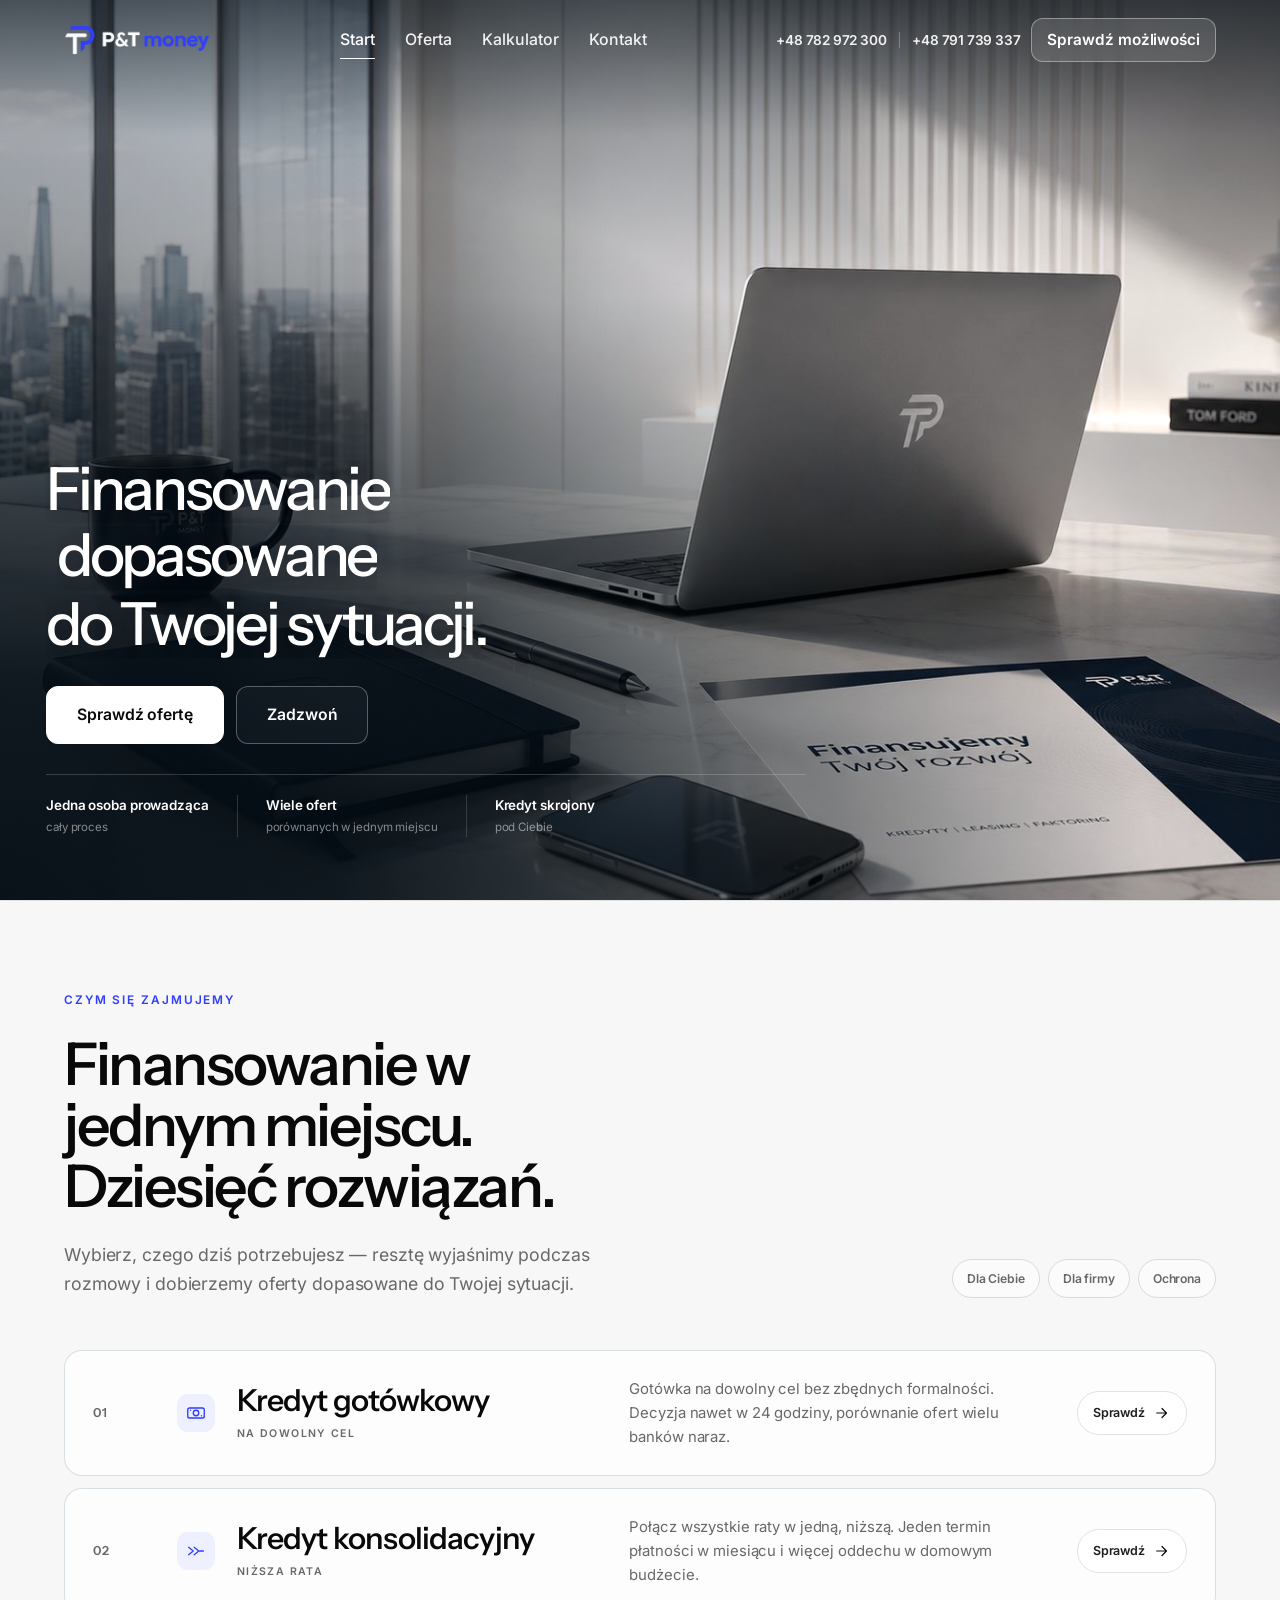
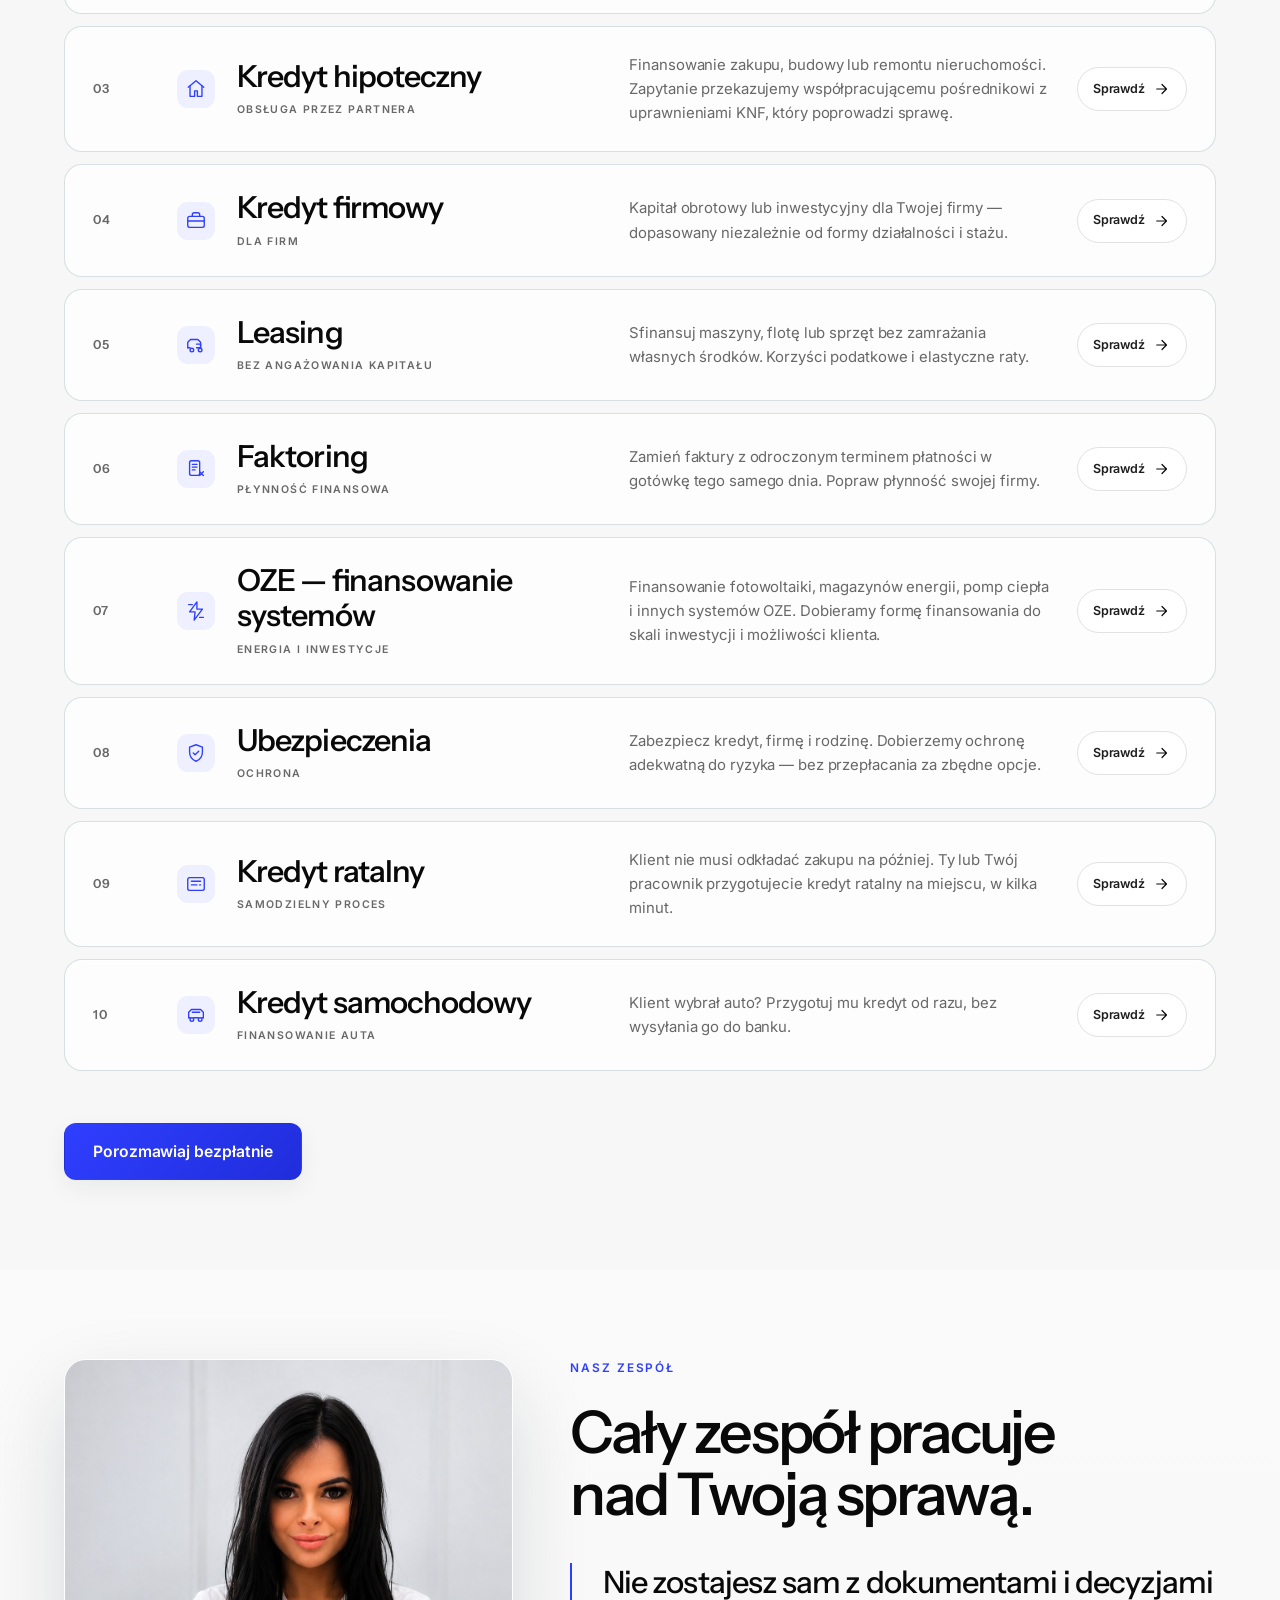
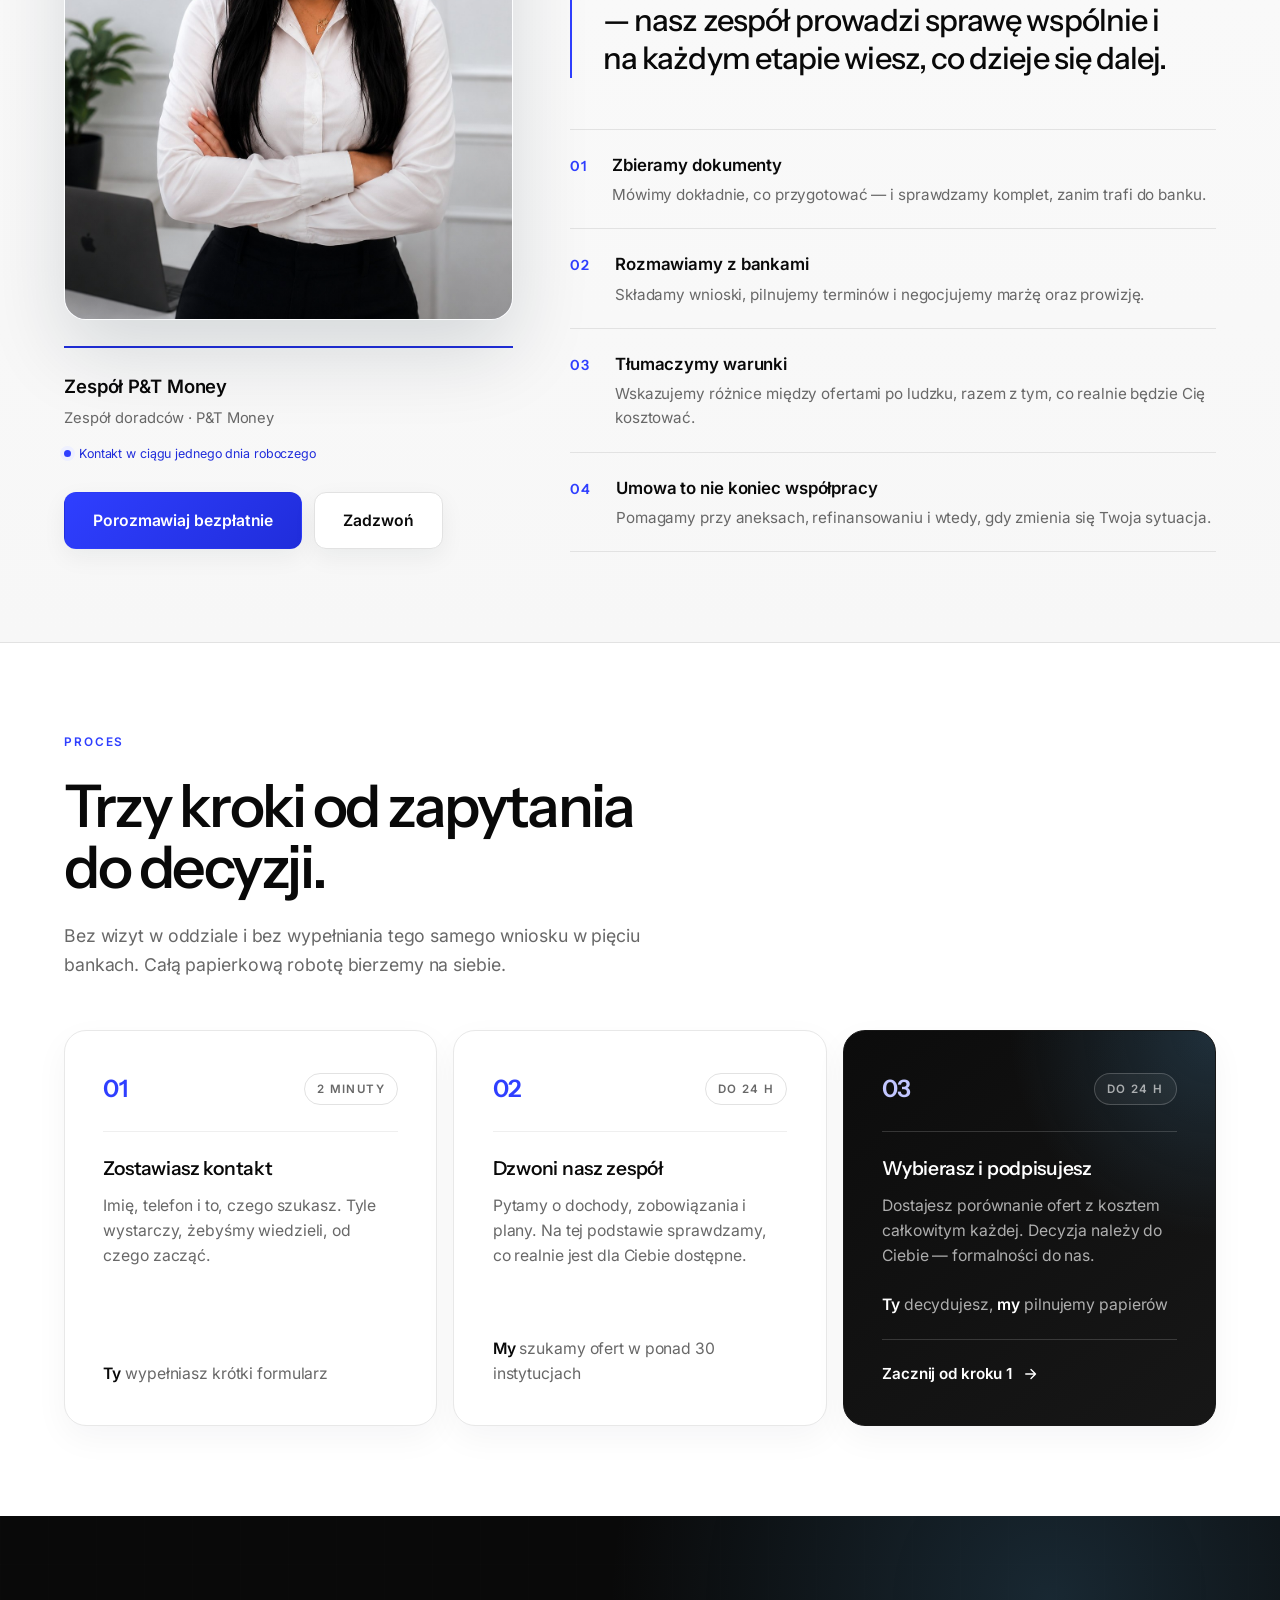
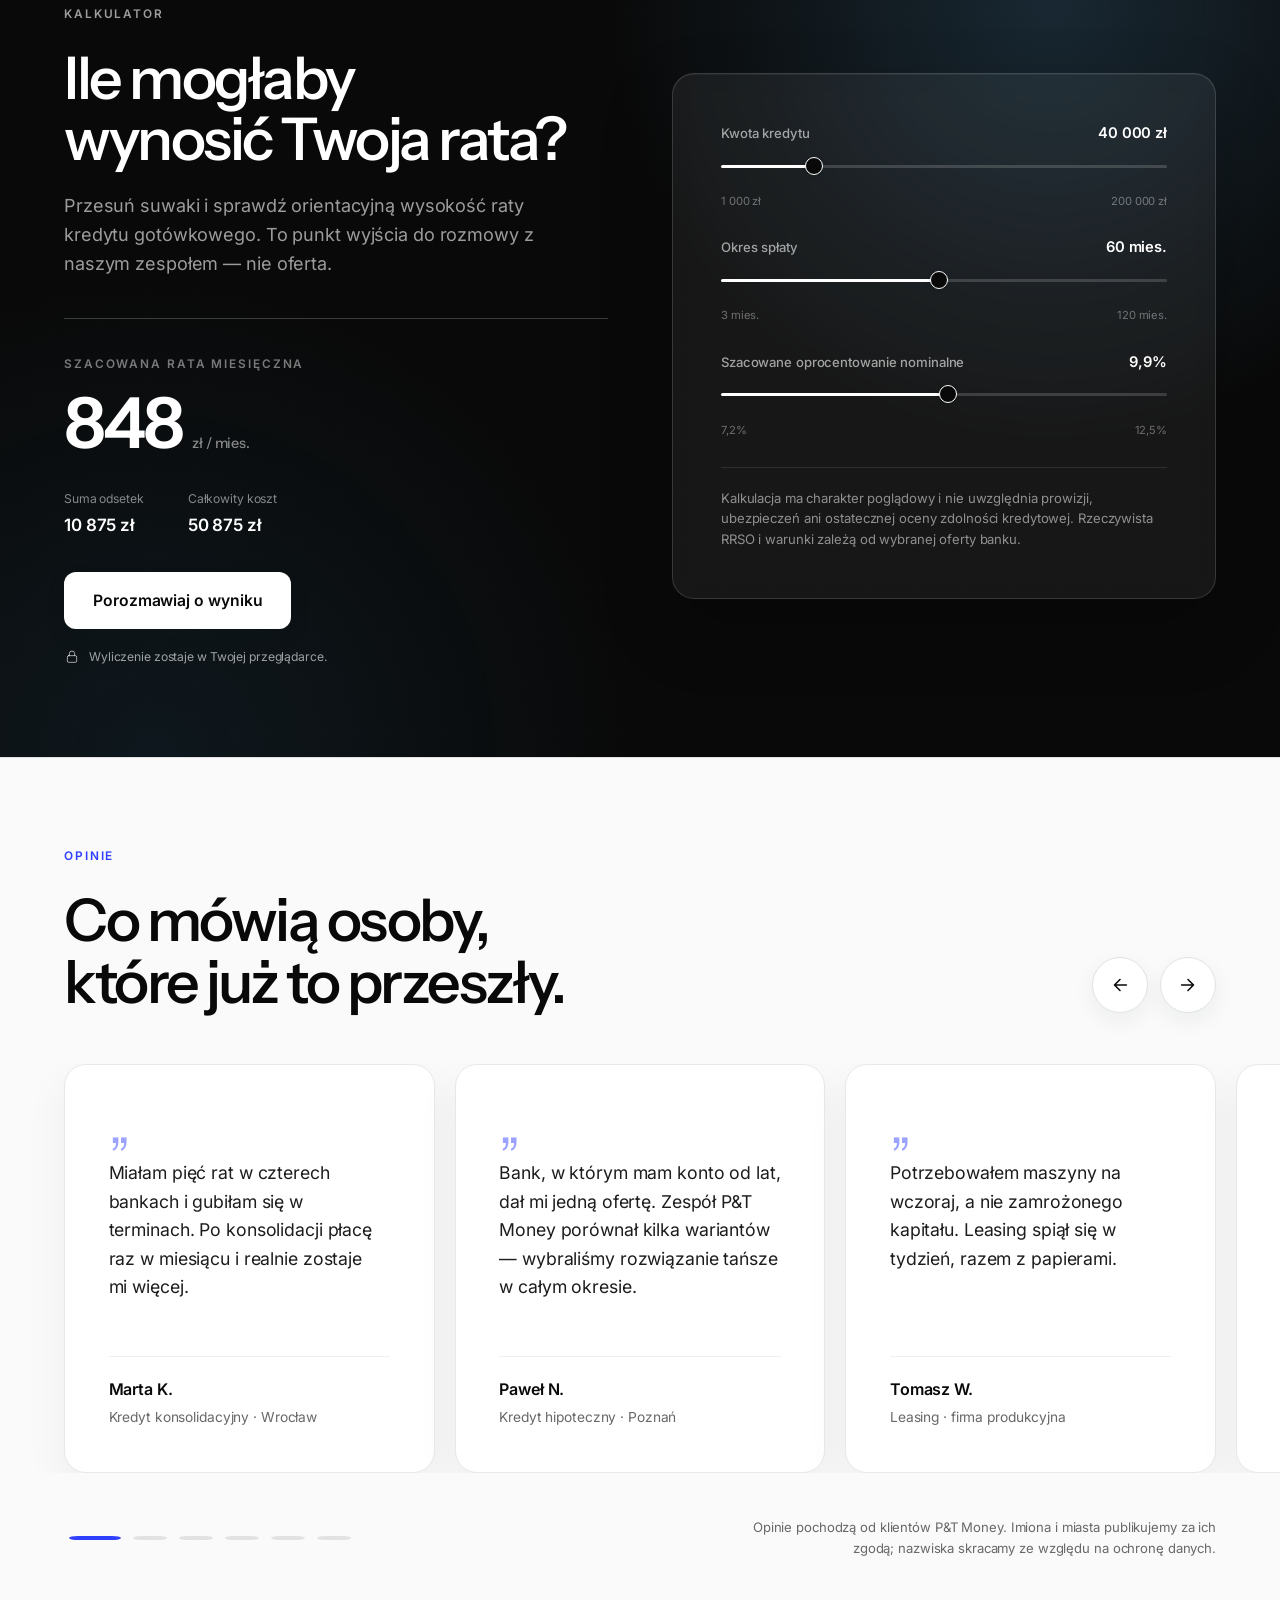
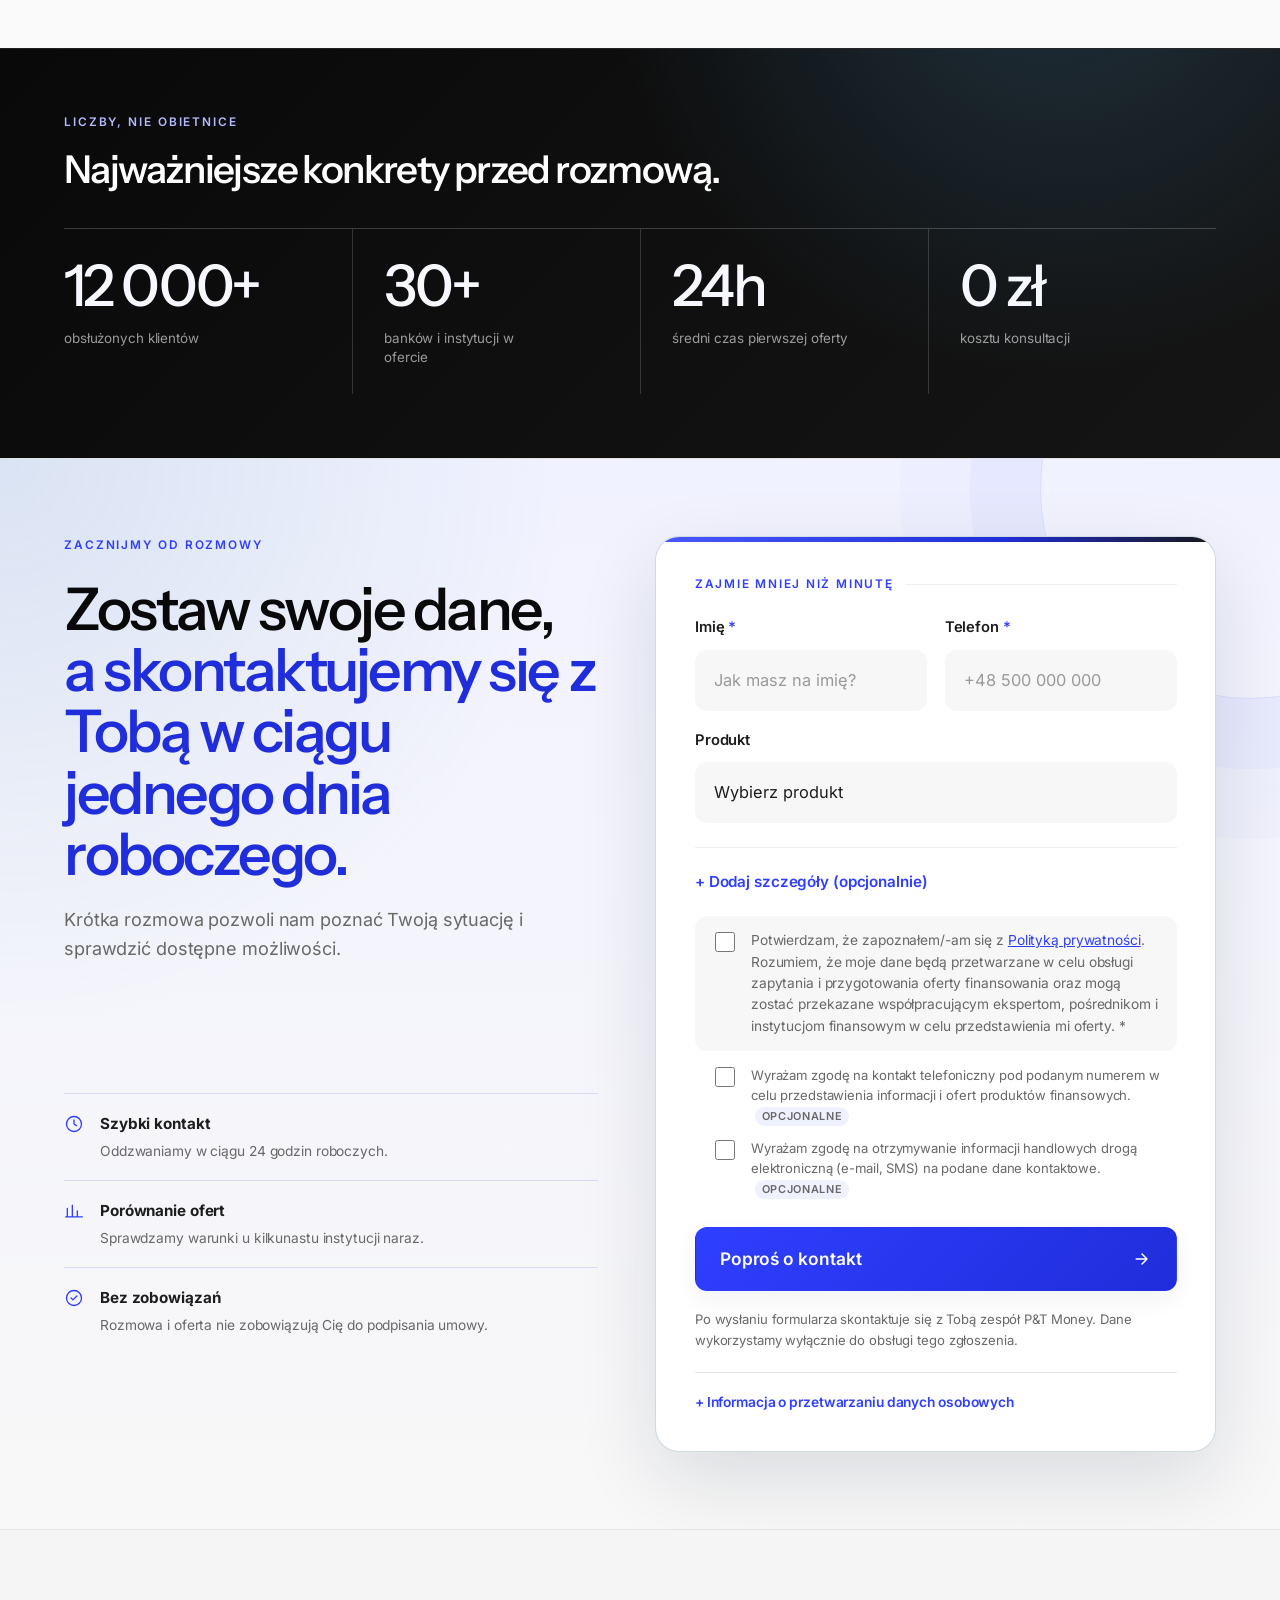
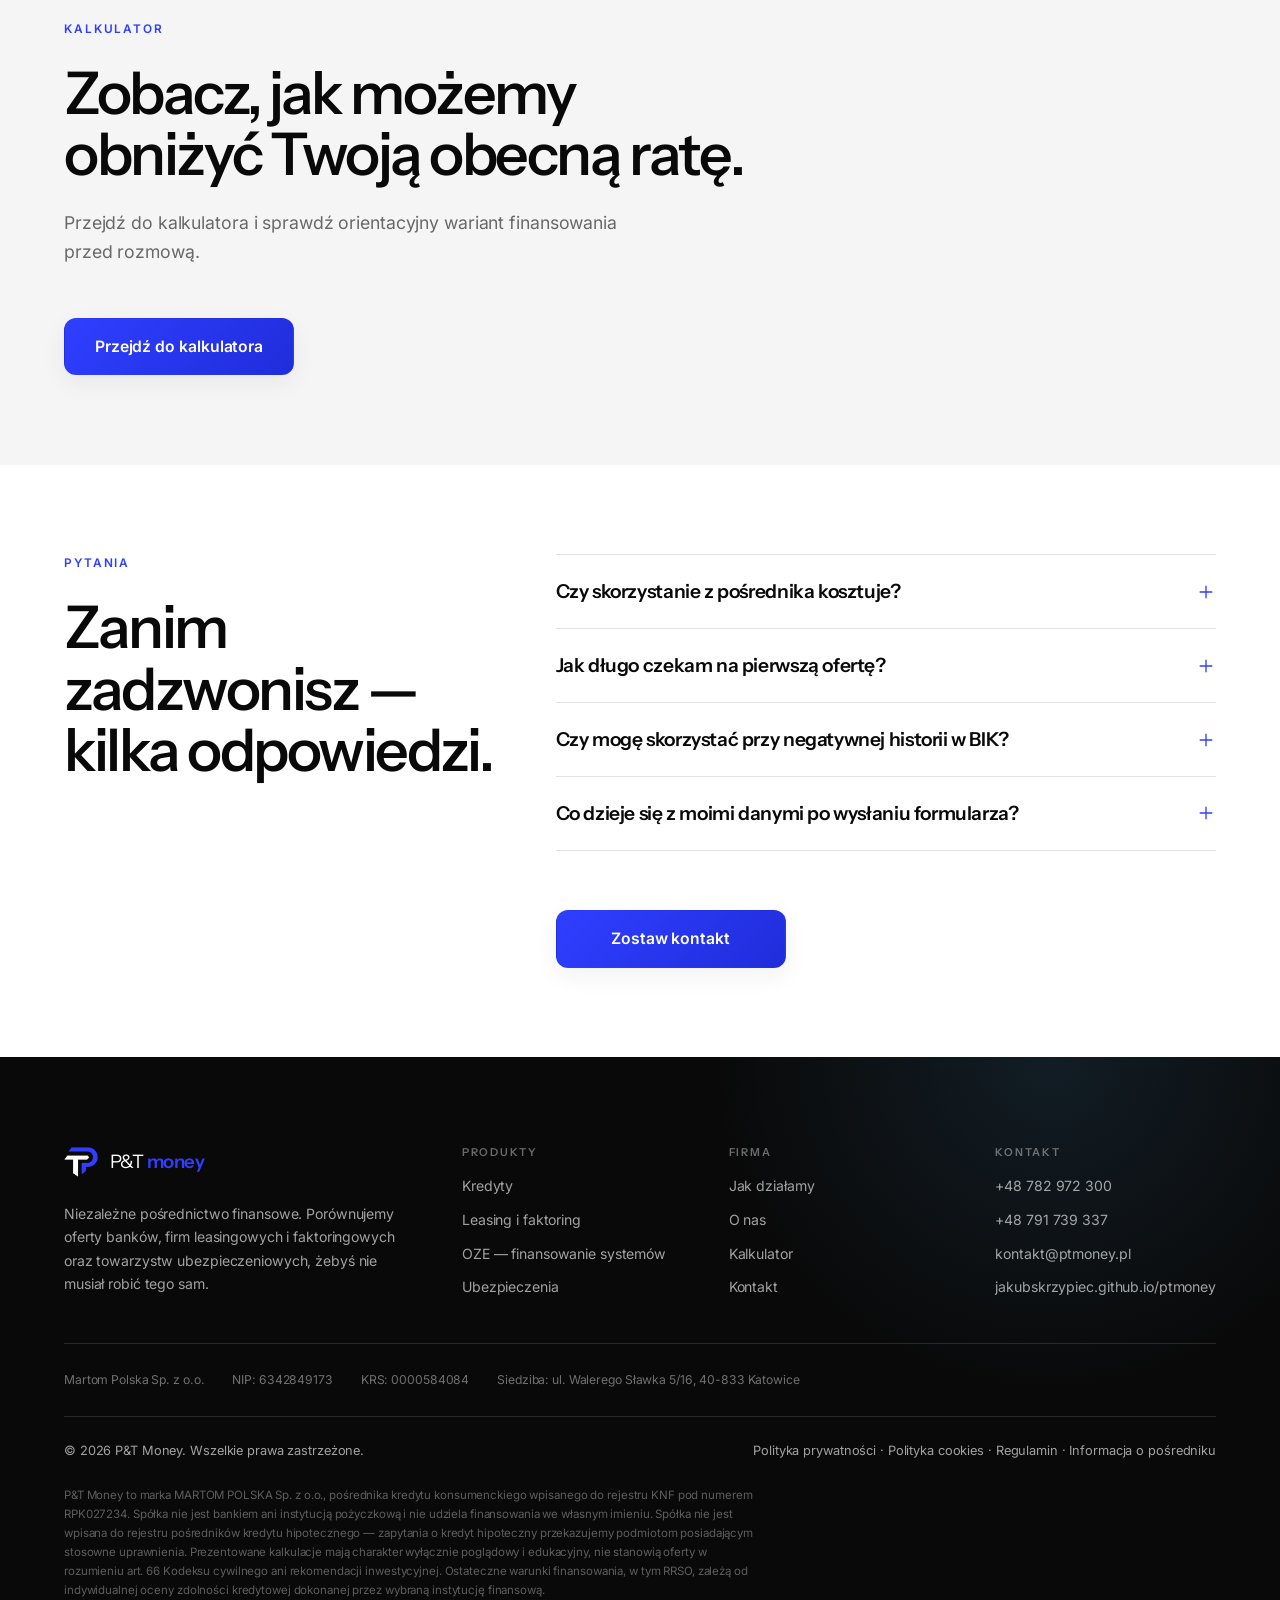
<file: index.html>
<!DOCTYPE html>

<html lang="pl">
<head>
<meta charset="utf-8"/>
<meta content="width=device-width, initial-scale=1" name="viewport"/>
<title>P&amp;T Money | Kredyty, leasing i faktoring — cała Polska</title>
<meta content="P&amp;T Money pomaga porównać kredyty, leasing, faktoring i ubezpieczenia w całej Polsce. Zostaw kontakt — oddzwonimy w ciągu jednego dnia roboczego." name="description"/>
<meta content="#FFFFFF" name="theme-color"/>
<meta content="website" property="og:type"/>
<meta content="pl_PL" property="og:locale"/>
<meta content="P&amp;T Money | Kredyty, leasing i faktoring — cała Polska" property="og:title"/>
<meta content="Porównujemy oferty banków i instytucji finansowych. Zostaw kontakt — oddzwonimy w ciągu jednego dnia roboczego." property="og:description"/>
<!-- Podgląd linku: zdjęcie hero, nie logo. Logo na białym tle daje w komunikatorach
     pustą, niczego nieznaczącą miniaturę. -->
<meta content="https://jakubskrzypiec.github.io/ptmoney/img/hero.jpg" property="og:image"/>
<meta content="1672" property="og:image:width"/>
<meta content="941" property="og:image:height"/>
<meta content="Biurko z laptopem i materiałami P&amp;T Money" property="og:image:alt"/>
<meta content="https://jakubskrzypiec.github.io/ptmoney/" property="og:url"/>
<meta content="summary_large_image" name="twitter:card"/>
<meta content="P&amp;T Money | Pośrednictwo finansowe" name="twitter:title"/>
<meta content="Kredyty, leasing i faktoring — cała Polska." name="twitter:description"/>
<meta content="https://jakubskrzypiec.github.io/ptmoney/img/hero.jpg" name="twitter:image"/>
<link href="https://jakubskrzypiec.github.io/ptmoney/" rel="canonical"/>
<!-- Czcionki z własnego serwera, nie z Google — patrz fonts/fonts.css -->
<link rel="stylesheet" href="./fonts/fonts.css?v=1">
<link href="./styles.css?v=20260916-2" rel="stylesheet"/>
<link rel="stylesheet" href="./header-shared.css?v=20260917-1">
<script>
document.documentElement.classList.add('js');
(() => {
  const params = new URLSearchParams(window.location.search);
  const reduceMotion = window.matchMedia('(prefers-reduced-motion: reduce)').matches;
  const skipIntro = reduceMotion || params.get('intro') === '0' || Boolean(window.location.hash);
  if (!skipIntro) document.documentElement.classList.add('js-intro');
})();
</script>
<script type="application/ld+json">
{
  "@context": "https://schema.org",
  "@type": "FinancialService",
  "name": "P&T Money",
  "url": "https://jakubskrzypiec.github.io/ptmoney/",
  "areaServed": {"@type": "Country", "name": "Polska"},
  "description": "Pośrednictwo finansowe: kredyty, leasing, faktoring i ubezpieczenia.",
  "taxID": "6342849173",
  "address": {"@type": "PostalAddress", "streetAddress": "[Adres]", "addressCountry": "PL"}
}
</script>
<!-- Hero ładuje się od razu — bez preloadu wchodzi dopiero po CSS i widać pustą planszę. -->
<link as="image" fetchpriority="high" href="./img/hero.jpg" rel="preload"/>
<link href="./favicon.png" rel="icon" sizes="128x128" type="image/png"/>
<link href="./apple-touch-icon.png" rel="apple-touch-icon"/>
<!-- dane.js musi być przed main.js: rozstawia dane klienta, zanim main.js je odczyta. -->
<script defer="" src="./dane.js?v=20260916-1"></script>
<script defer="" src="./main.js?v=20260902-8"></script>
</head>
<body>
<!-- ============ INTRO: krótka, automatyczna kurtyna marki ============ -->
<div aria-hidden="true" class="intro" id="siteIntro">
<div class="intro-panel">
<div class="intro-brand">
<img alt="" height="216" src="./logo-mark-light.png" width="240"/>
<div>
<strong>P&amp;T Money</strong>
<span>Pośrednictwo finansowe</span>
</div>
</div>
<span aria-hidden="true" class="intro-rule"><i></i></span>
<p class="intro-foot">Finansowanie bez zbędnego hałasu.</p>
</div>
</div>
<a class="skip-link" href="#main">Przejdź do treści</a>
<div id="pageWrap">
<header class="pt-header pt-header--home" id="top">
  <div class="pt-header__inner">
    <a class="pt-header__brand pt-header__brand--home" href="index.html" aria-label="P&amp;T Money — strona główna">
      <img class="pt-header__logo pt-header__logo--dark" src="./logo-horizontal.png" alt="P&amp;T Money" width="174" height="36">
      <img class="pt-header__logo pt-header__logo--light" src="./logo-horizontal-light.png" alt="" aria-hidden="true" width="174" height="36">
    </a>
    <nav class="pt-header__nav" aria-label="Główna nawigacja">
      <a aria-current="page" href="index.html">Start</a>
      <a href="oferta.html">Oferta</a>
      <a href="kalkulator.html">Kalkulator</a>
      <a href="kontakt.html">Kontakt</a>
    </nav>
    <div class="pt-header__actions">
      <a class="pt-header__phone" href="tel:+48782972300" aria-label="Zadzwoń: +48 782 972 300">+48 782 972 300</a>
      <a class="pt-header__phone pt-header__phone--person" data-phone="secondary" data-label="Paulina" href="tel:+48791739337" aria-label="Zadzwoń do Pauliny: +48 791 739 337">+48 791 739 337</a>
      <a class="pt-header__cta" href="#kontakt">Sprawdź możliwości</a>
      <button class="pt-header__toggle" id="menuToggle" type="button" aria-label="Otwórz menu" aria-expanded="false" aria-controls="mobileNav">
        <span></span><span></span><span></span>
      </button>
    </div>
  </div>
  <nav class="pt-header__mobile" id="mobileNav" aria-label="Nawigacja mobilna" hidden>
    <div class="pt-header__mobile-inner">
      <a aria-current="page" href="index.html">Start</a>
      <a href="oferta.html">Oferta</a>
      <a href="kalkulator.html">Kalkulator</a>
      <a href="kontakt.html">Kontakt</a>
    </div>
  </nav>
</header>
<main id="main">
<!-- ============ HERO ============ -->
<!-- Pełny ekran, zdjęcie jako tło całej sekcji. Kadr jest zastawiony na całej
       szerokości — nie ma na nim pustego pola — więc typografia jest biała,
       a .hero-shade kładzie pod nią ciemny klin od lewego dolnego rogu.
       Tekst siedzi w lewym dolnym rogu.
       data-hero-in + data-delay ustalają kolejność wejścia po kurtynie marki. -->
<section aria-labelledby="hero-title" class="hero" id="hero">
<div aria-hidden="true" class="hero-media" data-delay="0.08" data-hero-wipe="">
<img alt="" data-hero-parallax="" decoding="async" fetchpriority="high" height="941" loading="eager" src="./img/hero.jpg" width="1672"/>
</div>
<div aria-hidden="true" class="hero-shade"></div>
<div class="container hero-main">
<div class="hero-copy">
<!-- Słowa są osobnymi wierszami animacji. Na szerokim ekranie dwa
             pierwsze stoją obok siebie, a na węższym każdy dostaje własną linię. -->
<h1 id="hero-title">
<span class="hero-line hero-line--first" data-delay="0.05" data-hero-line=""><span>Finansowanie</span></span>
<span class="hero-line hero-line--second" data-delay="0.1" data-hero-line=""><span>dopasowane</span></span>
<span class="hero-line hero-line--accent" data-delay="0.15" data-hero-line=""><span><em>do Twojej sytuacji.</em></span></span>
</h1>
<div class="hero-actions" data-delay="0.21" data-hero-in="">
<a class="btn btn--primary" href="#produkty">Sprawdź ofertę</a>
<a class="btn btn--ghost contact-placeholder" data-contact-placeholder="true" href="tel:+48782972300">Zadzwoń</a>
</div>
<ul aria-label="Najważniejsze korzyści" class="hero-assurances" data-delay="0.27" data-hero-in="">
<li><strong>Jedna osoba prowadząca</strong><span>cały proces</span></li>
<li><strong>Wiele ofert</strong><span>porównanych w jednym miejscu</span></li>
<li><strong>Kredyt skrojony</strong><span>pod Ciebie</span></li>
</ul>
</div>
</div>
</section>
<!-- ============ PRODUKTY ============ -->
<section aria-labelledby="produkty-title" class="section section--line" id="produkty">
<div class="container">
<div class="section-head section-head--products reveal">
<div>
<p class="eyebrow">Czym się zajmujemy</p>
<h2 id="produkty-title">Finansowanie w jednym miejscu.<br/>Dziesięć rozwiązań.</h2>
<p class="section-lead">Wybierz, czego dziś potrzebujesz — resztę wyjaśnimy podczas rozmowy i dobierzemy oferty dopasowane do Twojej sytuacji.</p>
</div>
<ul aria-label="Obszary wsparcia" class="audience-pills">
<li>Dla Ciebie</li>
<li>Dla firmy</li>
<li>Ochrona</li>
</ul>
</div>
<ul class="product-list reveal-grid">
<li class="product-row reveal">
<span class="product-idx">01</span>
<span aria-hidden="true" class="product-icon"><svg viewbox="0 0 24 24"><rect height="11" rx="2" width="18" x="3" y="6.5"></rect><circle cx="12" cy="12" r="3"></circle><path d="M6 9h.01M18 15h.01"></path></svg></span>
<span class="product-main">
<span class="product-title">Kredyt gotówkowy</span>
<span class="product-tag">Na dowolny cel</span>
</span>
<span class="product-desc">Gotówka na dowolny cel bez zbędnych formalności. Decyzja nawet w 24 godziny, porównanie ofert wielu banków naraz.</span>
<a class="product-go product-select" data-product="Kredyt gotówkowy" href="?produkt=kredyt-gotowkowy#kontakt"><span class="sr-only">Kredyt gotówkowy — zostaw kontakt</span><svg aria-hidden="true" viewbox="0 0 24 24"><path d="M5 12h13M12 6l6 6-6 6"></path></svg></a>
</li>
<li class="product-row reveal">
<span class="product-idx">02</span>
<span aria-hidden="true" class="product-icon"><svg viewbox="0 0 24 24"><path d="m4 8 5 4-5 4M10 8l5 4-5 4M16 12h4"></path></svg></span>
<span class="product-main">
<span class="product-title">Kredyt konsolidacyjny</span>
<span class="product-tag">Niższa rata</span>
</span>
<span class="product-desc">Połącz wszystkie raty w jedną, niższą. Jeden termin płatności w miesiącu i więcej oddechu w domowym budżecie.</span>
<a class="product-go product-select" data-product="Kredyt konsolidacyjny" href="?produkt=kredyt-konsolidacyjny#kontakt"><span class="sr-only">Kredyt konsolidacyjny — zostaw kontakt</span><svg aria-hidden="true" viewbox="0 0 24 24"><path d="M5 12h13M12 6l6 6-6 6"></path></svg></a>
</li>
<li class="product-row reveal">
<span class="product-idx">03</span>
<span aria-hidden="true" class="product-icon"><svg viewbox="0 0 24 24"><path d="m3.5 10 8.5-7 8.5 7"></path><path d="M5.5 9v11h5v-6h3v6h5V9"></path></svg></span>
<span class="product-main">
<span class="product-title">Kredyt hipoteczny</span>
<span class="product-tag">Obsługa przez partnera</span>
</span>
<!-- Spółka nie ma wpisu do rejestru pośredników kredytu hipotecznego (RPH),
     więc opis NIE MOŻE sugerować, że sama porównuje oferty i negocjuje warunki
     hipoteki — to byłyby czynności pośrednictwa bez uprawnień. Zapytanie trafia
     do podmiotu z zezwoleniem KNF. Patrz PRZEKAZANIE.md. -->
<span class="product-desc">Finansowanie zakupu, budowy lub remontu nieruchomości. Zapytanie przekazujemy współpracującemu pośrednikowi z uprawnieniami KNF, który poprowadzi sprawę.</span>
<a class="product-go product-select" data-product="Kredyt hipoteczny" href="?produkt=kredyt-hipoteczny#kontakt"><span class="sr-only">Kredyt hipoteczny — zostaw kontakt</span><svg aria-hidden="true" viewbox="0 0 24 24"><path d="M5 12h13M12 6l6 6-6 6"></path></svg></a>
</li>
<li class="product-row reveal">
<span class="product-idx">04</span>
<span aria-hidden="true" class="product-icon"><svg viewbox="0 0 24 24"><rect height="12" rx="2" width="18" x="3" y="7"></rect><path d="M8 7V5a2 2 0 0 1 2-2h4a2 2 0 0 1 2 2v2M3 12h18"></path></svg></span>
<span class="product-main">
<span class="product-title">Kredyt firmowy</span>
<span class="product-tag">Dla firm</span>
</span>
<span class="product-desc">Kapitał obrotowy lub inwestycyjny dla Twojej firmy — dopasowany niezależnie od formy działalności i stażu.</span>
<a class="product-go product-select" data-product="Kredyt firmowy" href="?produkt=kredyt-firmowy#kontakt"><span class="sr-only">Kredyt firmowy — zostaw kontakt</span><svg aria-hidden="true" viewbox="0 0 24 24"><path d="M5 12h13M12 6l6 6-6 6"></path></svg></a>
</li>
<li class="product-row reveal">
<span class="product-idx">05</span>
<span aria-hidden="true" class="product-icon"><svg viewbox="0 0 24 24"><path d="M3 15V9l3-3h8l3 3v6"></path><circle cx="7.5" cy="17.5" r="2"></circle><circle cx="16.5" cy="17.5" r="2"></circle><path d="M3 15h2.5M12.5 15H17v-4h-4.5"></path></svg></span>
<span class="product-main">
<span class="product-title">Leasing</span>
<span class="product-tag">Bez angażowania kapitału</span>
</span>
<span class="product-desc">Sfinansuj maszyny, flotę lub sprzęt bez zamrażania własnych środków. Korzyści podatkowe i elastyczne raty.</span>
<a class="product-go product-select" data-product="Leasing" href="?produkt=leasing#kontakt"><span class="sr-only">Leasing — zostaw kontakt</span><svg aria-hidden="true" viewbox="0 0 24 24"><path d="M5 12h13M12 6l6 6-6 6"></path></svg></a>
</li>
<li class="product-row reveal">
<span class="product-idx">06</span>
<span aria-hidden="true" class="product-icon"><svg viewbox="0 0 24 24"><rect height="16" rx="2" width="11" x="5" y="3"></rect><path d="M8 7h5M8 10h5M8 13h3M16 15l4 4M20 15l-4 4"></path></svg></span>
<span class="product-main">
<span class="product-title">Faktoring</span>
<span class="product-tag">Płynność finansowa</span>
</span>
<span class="product-desc">Zamień faktury z odroczonym terminem płatności w gotówkę tego samego dnia. Popraw płynność swojej firmy.</span>
<a class="product-go product-select" data-product="Faktoring" href="?produkt=faktoring#kontakt"><span class="sr-only">Faktoring — zostaw kontakt</span><svg aria-hidden="true" viewbox="0 0 24 24"><path d="M5 12h13M12 6l6 6-6 6"></path></svg></a>
</li>
<li class="product-row reveal">
<span class="product-idx">07</span>
<span aria-hidden="true" class="product-icon"><svg viewbox="0 0 24 24"><path d="M13 2 5 13h6l-1 9 9-12h-6l0-8Z"></path><path d="M4 5h4M16 19h4"></path></svg></span>
<span class="product-main">
<span class="product-title">OZE — finansowanie systemów</span>
<span class="product-tag">Energia i inwestycje</span>
</span>
<span class="product-desc">Finansowanie fotowoltaiki, magazynów energii, pomp ciepła i innych systemów OZE. Dobieramy formę finansowania do skali inwestycji i możliwości klienta.</span>
<a class="product-go product-select" data-product="OZE — finansowanie systemów" href="?produkt=oze#kontakt"><span class="sr-only">OZE — finansowanie systemów — zostaw kontakt</span><svg aria-hidden="true" viewbox="0 0 24 24"><path d="M5 12h13M12 6l6 6-6 6"></path></svg></a>
</li>
<li class="product-row reveal">
<span class="product-idx">08</span>
<span aria-hidden="true" class="product-icon"><svg viewbox="0 0 24 24"><path d="M12 3 19 5.5V11c0 5-3 8.5-7 10-4-1.5-7-5-7-10V5.5L12 3Z"></path><path d="m9 12 2 2 4-4"></path></svg></span>
<span class="product-main">
<span class="product-title">Ubezpieczenia</span>
<span class="product-tag">Ochrona</span>
</span>
<span class="product-desc">Zabezpiecz kredyt, firmę i rodzinę. Dobierzemy ochronę adekwatną do ryzyka — bez przepłacania za zbędne opcje.</span>
<a class="product-go product-select" data-product="Ubezpieczenia" href="?produkt=ubezpieczenia#kontakt"><span class="sr-only">Ubezpieczenia — zostaw kontakt</span><svg aria-hidden="true" viewbox="0 0 24 24"><path d="M5 12h13M12 6l6 6-6 6"></path></svg></a>
</li>
<li class="product-row reveal">
<span class="product-idx">09</span>
<span aria-hidden="true" class="product-icon"><svg viewbox="0 0 24 24"><rect x="3" y="5" width="18" height="14" rx="2"></rect><path d="M7 9h10M7 13h6M16 13h1"></path></svg></span>
<span class="product-main">
<span class="product-title">Kredyt ratalny</span>
<span class="product-tag">Samodzielny proces</span>
</span>
<span class="product-desc">Klient nie musi odkładać zakupu na później. Ty lub Twój pracownik przygotujecie kredyt ratalny na miejscu, w kilka minut.</span>
<a class="product-go product-select" data-product="Kredyt ratalny" href="?produkt=kredyt-ratalny#kontakt"><span class="sr-only">Kredyt ratalny — zostaw kontakt</span><svg aria-hidden="true" viewbox="0 0 24 24"><path d="M5 12h13M12 6l6 6-6 6"></path></svg></a>
</li>
<li class="product-row reveal">
<span class="product-idx">10</span>
<span aria-hidden="true" class="product-icon"><svg viewbox="0 0 24 24"><path d="M4 15V9l3-3h10l3 3v6"></path><circle cx="7.5" cy="17" r="2"></circle><circle cx="16.5" cy="17" r="2"></circle><path d="M4 15h1.5M9.5 15h5M18.5 15H20M8 9h8"></path></svg></span>
<span class="product-main">
<span class="product-title">Kredyt samochodowy</span>
<span class="product-tag">Finansowanie auta</span>
</span>
<span class="product-desc">Klient wybrał auto? Przygotuj mu kredyt od razu, bez wysyłania go do banku.</span>
<a class="product-go product-select" data-product="Kredyt samochodowy" href="?produkt=kredyt-samochodowy#kontakt"><span class="sr-only">Kredyt samochodowy — zostaw kontakt</span><svg aria-hidden="true" viewbox="0 0 24 24"><path d="M5 12h13M12 6l6 6-6 6"></path></svg></a>
</li>
</ul>
<div class="section-cta reveal"><a class="btn btn--primary" href="#kontakt">Porozmawiaj bezpłatnie</a></div>
</div>
</section>
<!-- ============ DORADCA ============ -->
<!-- Człowiek pojawia się wcześnie: zanim klient wejdzie w proces i kalkulator,
       widzi, kto będzie prowadzić jego sprawę. -->
<section aria-labelledby="advisor-title" class="section section--muted advisor" id="zespol">
<div class="container advisor-grid">
<div class="advisor-side reveal">
<figure class="portrait portrait--advisor">
<img alt="Zespół doradców P&amp;T Money" data-portrait="" decoding="async" height="1374" loading="lazy" src="./img/doradca-2.jpg" width="1099"/>
<figcaption aria-hidden="true" class="portrait-fallback"><img alt="" height="707" src="./logo-mark.png" width="785"/><span>Zespół P&amp;T Money</span></figcaption>

</figure>
<p class="advisor-meta"><strong>Zespół P&amp;T Money</strong><span id="doradcaRola">Doradcy finansowi · P&amp;T Money</span><span class="advisor-availability"><i aria-hidden="true"></i>Kontakt w ciągu jednego dnia roboczego</span></p>
<div class="advisor-actions">
<a class="btn btn--primary" href="#kontakt">Porozmawiaj bezpłatnie</a>
<a class="btn btn--ghost contact-placeholder" data-contact-placeholder="true" href="tel:+48782972300">Zadzwoń</a>
</div>
</div>
<div class="advisor-copy">
<p class="eyebrow reveal">Nasz zespół</p>
<h2 class="reveal" id="advisor-title">Cały zespół pracuje<br/>nad Twoją sprawą.</h2>
<blockquote class="advisor-quote reveal">
<p>Nie zostajesz sam z dokumentami i decyzjami — nasz zespół prowadzi sprawę wspólnie i na każdym etapie wiesz, co dzieje się dalej.</p>
</blockquote>
<ol class="advisor-duties reveal-grid">
<li class="reveal"><span class="duty-num">01</span><div><strong>Zbieramy dokumenty</strong><span>Mówimy dokładnie, co przygotować — i sprawdzamy komplet, zanim trafi do banku.</span></div></li>
<li class="reveal"><span class="duty-num">02</span><div><strong>Rozmawiamy z bankami</strong><span>Składamy wnioski, pilnujemy terminów i negocjujemy marżę oraz prowizję.</span></div></li>
<li class="reveal"><span class="duty-num">03</span><div><strong>Tłumaczymy warunki</strong><span>Wskazujemy różnice między ofertami po ludzku, razem z tym, co realnie będzie Cię kosztować.</span></div></li>
<li class="reveal"><span class="duty-num">04</span><div><strong>Umowa to nie koniec współpracy</strong><span>Pomagamy przy aneksach, refinansowaniu i wtedy, gdy zmienia się Twoja sytuacja.</span></div></li>
</ol>
</div>
</div>
</section>
<!-- ============ PROCES ============ -->
<!-- Wcześniej trzy kolumny tekstu rozdzielone kreskami — czytało się jak
       szablon. Teraz każdy krok to kafel z numerem, czasem trwania i tym,
       co realnie robi klient, a co my. Ostatni kafel jest ciemny: to koniec
       ścieżki i jednocześnie wyjście do formularza. -->
<section aria-labelledby="process-title" class="section section--line" id="jak-to-dziala">
<div class="container">
<div class="section-head reveal">
<p class="eyebrow">Proces</p>
<h2 id="process-title">Trzy kroki od zapytania<br/>do decyzji.</h2>
<p class="section-lead">Bez wizyt w oddziale i bez wypełniania tego samego wniosku w pięciu bankach. Całą papierkową robotę bierzemy na siebie.</p>
</div>
<ol class="steps reveal-grid">
<li class="step-card reveal">
<div class="step-card-top">
<span class="step-num">01</span>
<span class="step-time">2 minuty</span>
</div>
<h3>Zostawiasz kontakt</h3>
<p>Imię, telefon i to, czego szukasz. Tyle wystarczy, żebyśmy wiedzieli, od czego zacząć.</p>
<p class="step-who"><span>Ty</span> wypełniasz krótki formularz</p>
</li>
<li class="step-card reveal">
<div class="step-card-top">
<span class="step-num">02</span>
<span class="step-time">do 24 h</span>
</div>
<h3>Dzwoni nasz zespół</h3>
<p>Pytamy o dochody, zobowiązania i plany. Na tej podstawie sprawdzamy, co realnie jest dla Ciebie dostępne.</p>
<p class="step-who"><span>My</span> szukamy ofert w ponad 30 instytucjach</p>
</li>
<li class="step-card step-card--last reveal">
<div class="step-card-top">
<span class="step-num">03</span>
<span class="step-time">do 24 h</span>
</div>
<h3>Wybierasz i podpisujesz</h3>
<p>Dostajesz porównanie ofert z kosztem całkowitym każdej. Decyzja należy do Ciebie — formalności do nas.</p>
<p class="step-who"><span>Ty</span> decydujesz, <span>my</span> pilnujemy papierów</p>
<a class="step-cta" href="#kontakt">Zacznij od kroku 1 <svg aria-hidden="true" viewbox="0 0 24 24"><path d="M5 12h13M12 6l6 6-6 6"></path></svg></a>
</li>
</ol>
</div>
</section>
<!-- ============ KALKULATOR ============ -->
<section aria-labelledby="calc-title" class="section calc-section" id="kalkulator">
<div class="container calc-grid">
<div class="calc-copy reveal">
<p class="eyebrow eyebrow--on-dark">Kalkulator</p>
<h2 id="calc-title">Ile mogłaby wynosić Twoja rata?</h2>
<p>Przesuń suwaki i sprawdź orientacyjną wysokość raty kredytu gotówkowego. To punkt wyjścia do rozmowy z naszym zespołem — nie oferta.</p>
<div aria-live="polite" class="calc-out">
<span class="calc-out-label">Szacowana rata miesięczna</span>
<strong id="calcResult">0 <small>zł / mies.</small></strong>
<dl class="calc-sub">
<div><dt>Suma odsetek</dt><dd id="calcInterest">0 zł</dd></div>
<div><dt>Całkowity koszt</dt><dd id="calcTotal">0 zł</dd></div>
</dl>
</div>
<a class="btn btn--light" href="#kontakt" id="calcCta">Porozmawiaj o wyniku</a>
<p class="calc-privacy"><svg aria-hidden="true" viewbox="0 0 24 24"><rect height="10" rx="2" width="14" x="5" y="10"></rect><path d="M8 10V7a4 4 0 0 1 8 0v3"></path></svg>Wyliczenie zostaje w Twojej przeglądarce.</p>
</div>
<div class="calc-panel reveal">
<div class="range-field range-field--dark">
<div class="range-label"><label for="calcAmount">Kwota kredytu</label><output for="calcAmount" id="calcAmountVal">40 000 zł</output></div>
<input aria-label="Kwota kredytu" id="calcAmount" max="200000" min="1000" step="1000" type="range" value="40000"/>
<div class="range-minmax"><span>1 000 zł</span><span>200 000 zł</span></div>
</div>
<div class="range-field range-field--dark">
<div class="range-label"><label for="calcPeriod">Okres spłaty</label><output for="calcPeriod" id="calcPeriodVal">60 mies.</output></div>
<input aria-label="Okres spłaty" id="calcPeriod" max="120" min="3" step="3" type="range" value="60"/>
<div class="range-minmax"><span>3 mies.</span><span>120 mies.</span></div>
</div>
<div class="range-field range-field--dark">
<div class="range-label"><label for="calcRate">Szacowane oprocentowanie nominalne</label><output for="calcRate" id="calcRateVal">9,9%</output></div>
<input aria-label="Szacowane oprocentowanie nominalne" id="calcRate" max="12.5" min="7.2" step="0.1" type="range" value="9.9"/>
<div class="range-minmax"><span>7,2%</span><span>12,5%</span></div>
</div>
<p class="fineprint fineprint--light">Kalkulacja ma charakter poglądowy i nie uwzględnia prowizji, ubezpieczeń ani ostatecznej oceny zdolności kredytowej. Rzeczywista RRSO i warunki zależą od wybranej oferty banku.</p>
</div>
</div>
</section>
<!-- ============ OPINIE ============ -->
<!-- Karuzela przewija się sama, zatrzymuje na najechaniu i na fokusie,
       ma też strzałki i kropki. Sterowanie w main.js (initOpinieSlider).

       UWAGA — TREŚĆ JEST ZMYŚLONA. Imiona, miasta i wypowiedzi to materiał
       poglądowy wstawiony na życzenie, żeby dało się ocenić układ. Na żywo
       czytają się jak prawdziwe referencje klientów, więc PRZED PROMOWANIEM
       STRONY trzeba je podmienić na autentyczne (za pisemną zgodą klientów)
       albo usunąć całą sekcję. Wszystkie kafle mają data-placeholder="true"
       — łatwo je znaleźć. Szczegóły: PRZEKAZANIE.md, punkt 2a. -->
<section aria-labelledby="opinie-title" class="section section--line opinions" id="opinie">
<div class="container">
<div class="opinions-head reveal">
<div>
<p class="eyebrow">Opinie</p>
<h2 id="opinie-title">Co mówią osoby,<br/>które już to przeszły.</h2>
</div>
<div class="opinions-nav">
<button aria-label="Poprzednia opinia" class="opinions-arrow" id="opiniePrev" type="button">
<svg aria-hidden="true" viewbox="0 0 24 24"><path d="M19 12H6M12 18l-6-6 6-6"></path></svg>
</button>
<button aria-label="Następna opinia" class="opinions-arrow" id="opinieNext" type="button">
<svg aria-hidden="true" viewbox="0 0 24 24"><path d="M5 12h13M12 6l6 6-6 6"></path></svg>
</button>
</div>
</div>
<!-- tabindex="0": kontener przewijany musi dać się złapać klawiaturą,
           inaczej strzałki nie mają na czym zadziałać. -->
<div aria-label="Opinie klientów — przewijaj strzałkami w lewo i w prawo" aria-roledescription="karuzela" class="opinions-viewport reveal" id="opinieSlider" tabindex="0">
<ul class="opinions-track" id="opinieTrack">
<li aria-roledescription="slajd" class="quote-card" data-placeholder="true" role="group">
<p aria-hidden="true" class="quote-mark">„</p>
<blockquote><p>Miałam pięć rat w czterech bankach i gubiłam się w terminach. Po konsolidacji płacę raz w miesiącu i realnie zostaje mi więcej.</p></blockquote>
<p class="quote-meta"><strong>Marta K.</strong><span>Kredyt konsolidacyjny · Wrocław</span></p>
</li>
<li aria-roledescription="slajd" class="quote-card" data-placeholder="true" role="group">
<p aria-hidden="true" class="quote-mark">„</p>
<blockquote><p>Bank, w którym mam konto od lat, dał mi jedną ofertę. Zespół P&amp;T Money porównał kilka wariantów — wybraliśmy rozwiązanie tańsze w całym okresie.</p></blockquote>
<p class="quote-meta"><strong>Paweł N.</strong><span>Kredyt hipoteczny · Poznań</span></p>
</li>
<li aria-roledescription="slajd" class="quote-card" data-placeholder="true" role="group">
<p aria-hidden="true" class="quote-mark">„</p>
<blockquote><p>Potrzebowałem maszyny na wczoraj, a nie zamrożonego kapitału. Leasing spiął się w tydzień, razem z papierami.</p></blockquote>
<p class="quote-meta"><strong>Tomasz W.</strong><span>Leasing · firma produkcyjna</span></p>
</li>
<li aria-roledescription="slajd" class="quote-card" data-placeholder="true" role="group">
<p aria-hidden="true" class="quote-mark">„</p>
<blockquote><p>Bałam się, że przy umowie zlecenie nikt ze mną nie pogada. Zespół znalazł banki, które takie dochody uwzględniają i jasno wyjaśnił różnice.</p></blockquote>
<p class="quote-meta"><strong>Aleksandra R.</strong><span>Kredyt gotówkowy · Katowice</span></p>
</li>
<li aria-roledescription="slajd" class="quote-card" data-placeholder="true" role="group">
<p aria-hidden="true" class="quote-mark">„</p>
<blockquote><p>Faktury z terminem sześćdziesiąt dni zabijały mi płynność. Faktoring rozwiązał to w dwa tygodnie i nie musiałem brać kredytu.</p></blockquote>
<p class="quote-meta"><strong>Grzegorz S.</strong><span>Faktoring · firma transportowa</span></p>
</li>
<li aria-roledescription="slajd" class="quote-card" data-placeholder="true" role="group">
<p aria-hidden="true" class="quote-mark">„</p>
<blockquote><p>Najbardziej doceniam to, że cały zespół znał moją sprawę. Nie musiałem za każdym razem tłumaczyć wszystkiego od początku.</p></blockquote>
<p class="quote-meta"><strong>Michał D.</strong><span>Kredyt firmowy · Gdańsk</span></p>
</li>
<li aria-roledescription="slajd" class="quote-card" data-placeholder="true" role="group">
<p aria-hidden="true" class="quote-mark">„</p>
<blockquote><p>Wdrożyliśmy raty bezpośrednio w punkcie sprzedaży. Klient może od razu sfinalizować zakup, a cały proces obsługujemy na miejscu.</p></blockquote>
<p class="quote-meta"><strong>Karolina M.</strong><span>Kredyt ratalny · punkt sprzedaży</span></p>
</li>
<li aria-roledescription="slajd" class="quote-card" data-placeholder="true" role="group">
<p aria-hidden="true" class="quote-mark">„</p>
<blockquote><p>Przy inwestycji w fotowoltaikę zależało nam na rozłożeniu kosztu w czasie. Dostaliśmy jasne warianty finansowania i mogliśmy spokojnie wybrać rozwiązanie dla firmy.</p></blockquote>
<p class="quote-meta"><strong>Adam P.</strong><span>Finansowanie OZE · firma usługowa</span></p>
</li>
</ul>
</div>
<div class="opinions-foot">
<div aria-label="Wybierz opinię" class="opinions-dots" id="opinieDots" role="tablist"></div>
<p class="fineprint">Opinie pochodzą od klientów P&amp;T Money. Imiona i miasta publikujemy za ich zgodą; nazwiska skracamy ze względu na ochronę danych.</p>
</div>
</div>
</section>
<!-- ============ LICZBY / OSTATNI DOWÓD PRZED KONTAKTEM ============ -->
<section aria-labelledby="stats-title" class="stats-band" id="zaufanie">
<div class="container">
<div class="stats-head reveal">
<p class="eyebrow eyebrow--on-dark">Liczby, nie obietnice</p>
<h2 id="stats-title">Najważniejsze konkrety przed rozmową.</h2>
</div>
<div class="stats-grid reveal-grid" id="statsGrid">
<div class="stat reveal"><strong data-count="12000" data-suffix="+" id="statKlienci">12 000+</strong><span>obsłużonych klientów</span></div>
<div class="stat reveal"><strong data-count="30" data-suffix="+" id="statBanki">30+</strong><span>banków i instytucji w ofercie</span></div>
<div class="stat reveal"><strong data-count="24" data-suffix="h" id="statGodziny">24h</strong><span>średni czas pierwszej oferty</span></div>
<div class="stat reveal"><strong data-count="0" data-suffix=" zł">0 zł</strong><span>kosztu konsultacji</span></div>
</div>
</div>
</section>
<!-- ============ FORMULARZ ============ -->
<section aria-labelledby="contact-title" class="section contact-section" id="kontakt">
<div class="container contact-grid">
<div class="contact-copy reveal">
<p class="eyebrow">Zacznijmy od rozmowy</p>
<h2 id="contact-title">Zostaw swoje dane,<br/><em>a skontaktujemy się z Tobą w ciągu jednego dnia roboczego.</em></h2>
<p class="contact-lead">Krótka rozmowa pozwoli nam poznać Twoją sytuację i sprawdzić dostępne możliwości.</p>
</div>
<div class="form-card reveal">
<form action="" data-endpoint="" id="leadForm" method="post" novalidate="">
<p class="form-step">Zajmie mniej niż minutę</p>
<div class="form-grid">
<div class="form-primary">
<div class="field">
<label for="fName">Imię <span aria-hidden="true">*</span></label>
<input aria-describedby="fNameError" autocomplete="given-name" id="fName" name="name" placeholder="Jak masz na imię?" required="" type="text"/>
<p class="field-error" id="fNameError">Podaj imię i nazwisko.</p>
</div>
<div class="field">
<label for="fPhone">Telefon <span aria-hidden="true">*</span></label>
<input aria-describedby="fPhoneError" autocomplete="tel" id="fPhone" inputmode="tel" name="phone" placeholder="+48 500 000 000" required="" type="tel"/>
<p class="field-error" id="fPhoneError">Podaj poprawny numer telefonu.</p>
</div>
<div class="field field--full">
<label for="fProduct">Produkt</label>
<select aria-describedby="fProductError" id="fProduct" name="product" required="">
<option disabled="" selected="" value="">Wybierz produkt</option>
<option>Kredyt gotówkowy</option>
<option>Kredyt konsolidacyjny</option>
<option>Kredyt hipoteczny</option>
<option>Kredyt firmowy</option>
<option>Leasing</option>
<option>Faktoring</option>
<option>OZE — finansowanie systemów</option>
<option>Ubezpieczenia</option>
<option>Kredyt ratalny</option>
<option>Kredyt samochodowy</option>
<option>Nie jestem pewien/pewna</option>
</select>
<p class="field-error" id="fProductError">Wybierz produkt.</p>
</div>
</div>
<details class="form-details" id="optionalDetails">
<summary>Dodaj szczegóły (opcjonalnie)</summary>
<div class="form-details-grid">
<div class="field field--full">
<label for="fEmail">E-mail <span class="optional">(opcjonalnie)</span></label>
<input aria-describedby="fEmailError" autocomplete="email" id="fEmail" name="email" type="email"/>
<p class="field-error" id="fEmailError">Podaj poprawny adres e-mail albo zostaw pole puste.</p>
</div>
<div class="field field--full">
<label for="fAmount">Orientacyjna kwota <span class="optional">(opcjonalnie)</span></label>
<input id="fAmount" inputmode="numeric" name="amount" placeholder="np. 100 000 zł" type="text"/>
</div>
<div class="field field--full">
<label for="fMessage">Wiadomość <span class="optional">(opcjonalnie)</span></label>
<textarea id="fMessage" name="message" rows="4"></textarea>
</div>
</div>
</details>
</div>
<div aria-hidden="true" class="hp-field">
<label for="fCompany">Nie wypełniaj tego pola</label>
<input autocomplete="off" id="fCompany" name="company" tabindex="-1" type="text"/>
</div>
<!-- Wariant rekomendowany z klauzula-i-zgody-formularz.md: obowiązek informacyjny
     oddzielony od zgód marketingowych. Jeden wymagany checkbox obejmujący także
     marketing oznaczałby, że zgoda marketingowa jest warunkiem usługi, czyli
     nie jest swobodna. -->
<div class="consent-wrap">
<label class="consent" for="fConsent">
<input aria-describedby="fConsentError" id="fConsent" name="zgoda_polityka" required type="checkbox">
<span>Potwierdzam, że zapoznałem/-am się z <a href="./polityka-prywatnosci.html">Polityką prywatności</a>. Rozumiem, że moje dane będą przetwarzane w celu obsługi zapytania i przygotowania oferty finansowania oraz mogą zostać przekazane współpracującym ekspertom, pośrednikom i instytucjom finansowym w celu przedstawienia mi oferty. <span aria-hidden="true">*</span></span>
</label>
<p class="field-error" id="fConsentError">Zaznacz potwierdzenie, aby wysłać formularz.</p>
</div>

<!-- Zgody opcjonalne — poza .consent-wrap, żeby walidacja ich nie blokowała.
     Niezaznaczone domyślnie, do wycofania w każdej chwili. -->
<ul class="consent-optional">
<li><label class="consent" for="fConsentTel">
<input id="fConsentTel" name="zgoda_telefon" type="checkbox">
<span>Wyrażam zgodę na kontakt telefoniczny pod podanym numerem w celu przedstawienia informacji i ofert produktów finansowych. <span class="consent-opt">opcjonalne</span></span>
</label></li>
<li><label class="consent" for="fConsentMail">
<input id="fConsentMail" name="zgoda_elektroniczna" type="checkbox">
<span>Wyrażam zgodę na otrzymywanie informacji handlowych drogą elektroniczną (e-mail, SMS) na podane dane kontaktowe. <span class="consent-opt">opcjonalne</span></span>
</label></li>
</ul>

<!-- Dowód zgody (art. 5 ust. 2 RODO): wersja dokumentów i moment wysyłki jadą
     razem ze zgłoszeniem. Adresu IP przeglądarka nie zna — dopisuje go odbiorca. -->
<input type="hidden" name="wersja_dokumentow" value="Polityka prywatności 1.0 / Regulamin 1.0 z 6.09.2026">
<input type="hidden" name="wyslano_o" id="fWyslanoO" value="">

<button class="btn btn--primary btn--submit" type="submit"><span>Poproś o kontakt</span><svg aria-hidden="true" viewbox="0 0 24 24"><path d="M5 12h13M12 6l6 6-6 6"></path></svg></button>
<p class="form-note">Po wysłaniu formularza skontaktuje się z Tobą zespół P&amp;T Money. Dane wykorzystamy wyłącznie do obsługi tego zgłoszenia.</p>
<!-- Skrócona klauzula informacyjna (art. 13 RODO) — zwinięta, żeby nie przytłaczała
     formularza, ale dostępna bez wysyłania czegokolwiek. -->
<details class="rodo-klauzula">
<summary>Informacja o przetwarzaniu danych osobowych</summary>
<div class="rodo-klauzula-tresc">
<p><strong>Administrator.</strong> MARTOM POLSKA Sp. z o.o., ul. Walerego Sławka 5/16, 40-833 Katowice, KRS 0000584084, NIP 6342849173, wpisana do Rejestru Pośredników Kredytowych KNF jako pośrednik kredytu konsumenckiego (nr RPK027234), działająca pod marką P&amp;T Money. Kontakt: <a href="mailto:kontakt@ptmoney.pl">kontakt@ptmoney.pl</a>.</p>
<p><strong>Cele i podstawy.</strong> Imię, telefon oraz — jeśli je podasz — e-mail, kwotę i treść wiadomości przetwarzamy, aby obsłużyć zapytanie i skontaktować się z Tobą (art. 6 ust. 1 lit. b i f RODO), przekazać dane współpracującemu ekspertowi, pośrednikowi lub instytucji finansowej w celu przygotowania oferty (art. 6 ust. 1 lit. b RODO), prowadzić marketing własnych usług (art. 6 ust. 1 lit. f RODO) oraz ustalać i dochodzić roszczeń i spełniać obowiązki prawne (art. 6 ust. 1 lit. f i c RODO). Zgody zaznaczone dobrowolnie — art. 6 ust. 1 lit. a RODO.</p>
<p><strong>Odbiorcy.</strong> Współpracujący eksperci i pośrednicy finansowi oraz instytucje finansowe (jako odrębni administratorzy), a także nasi dostawcy usług IT, hostingu, poczty i obsługi zgłoszeń oraz podmioty uprawnione na podstawie przepisów.</p>
<p><strong>Okres.</strong> Do zakończenia obsługi zapytania, a zgłoszenia bez dalszej współpracy — 12 miesięcy od ostatniego kontaktu; dane przetwarzane na podstawie zgody — do jej wycofania.</p>
<p><strong>Twoje prawa.</strong> Dostęp do danych, sprostowanie, usunięcie, ograniczenie, przenoszenie, sprzeciw, wycofanie zgody w dowolnym momencie (bez wpływu na zgodność z prawem wcześniejszego przetwarzania) oraz skarga do Prezesa UODO, ul. Stawki 2, 00-193 Warszawa. Podanie imienia, telefonu i wskazanie produktu jest dobrowolne, ale niezbędne do kontaktu i przygotowania oferty.</p>
<p>Pełna treść: <a href="./polityka-prywatnosci.html">Polityka prywatności</a> · <a href="./polityka-cookies.html">Polityka cookies</a> · <a href="./regulamin.html">Regulamin</a> · <a href="./informacja-o-posredniku.html">Informacja o pośredniku</a></p>
</div>
</details>

<div aria-live="polite" class="form-success" hidden="" id="formSuccess" role="status">
<svg aria-hidden="true" viewbox="0 0 24 24"><circle cx="12" cy="12" r="9"></circle><path d="m8.5 12 2.25 2.25L15.5 9.5"></path></svg>
<span id="formSuccessText">Zgłoszenie przyjęte. Nasz zespół oddzwoni w ciągu jednego dnia roboczego.</span>
</div>
</form>
</div>
<ul class="trust-list">
<li><svg aria-hidden="true" viewbox="0 0 24 24"><path d="M12 21a9 9 0 1 0 0-18 9 9 0 0 0 0 18Z"></path><path d="M12 7v5l3 2"></path></svg><div><strong>Szybki kontakt</strong><span>Oddzwaniamy w ciągu 24 godzin roboczych.</span></div></li>
<li><svg aria-hidden="true" viewbox="0 0 24 24"><path d="M4 19V9M10 19V5M16 19v-7M22 19H2"></path></svg><div><strong>Porównanie ofert</strong><span>Sprawdzamy warunki u kilkunastu instytucji naraz.</span></div></li>
<li><svg aria-hidden="true" viewbox="0 0 24 24"><path d="M12 21a9 9 0 1 0 0-18 9 9 0 0 0 0 18Z"></path><path d="m8.5 12 2.25 2.25L15.5 9.5"></path></svg><div><strong>Bez zobowiązań</strong><span>Rozmowa i oferta nie zobowiązują Cię do podpisania umowy.</span></div></li>
</ul>
</div>
</section>
<!-- ============ ODESŁANIE DO KALKULATORA ============ -->
<section aria-labelledby="rate-title" class="section rate-section section--line" id="start">
<div class="container">
<div class="section-head reveal">
<p class="eyebrow">Kalkulator</p>
<h2 id="rate-title">Zobacz, jak możemy obniżyć Twoją obecną ratę.</h2>
<p class="section-lead">Przejdź do kalkulatora i sprawdź orientacyjny wariant finansowania przed rozmową.</p>
</div>
<div class="section-cta reveal"><a class="btn btn--primary" href="./kalkulator.html">Przejdź do kalkulatora</a></div>
</div>
</section>
<!-- ============ FAQ ============ -->
<section aria-labelledby="faq-title" class="section section--muted" id="faq">
<div class="container faq-wrap">
<div class="section-head reveal">
<p class="eyebrow">Pytania</p>
<h2 id="faq-title">Zanim zadzwonisz — kilka odpowiedzi.</h2>
</div>
<div class="faq-list reveal">
<div class="faq-item">
<h3><button aria-controls="faq-a1" aria-expanded="false" class="faq-button" id="faq-q1" type="button">Czy skorzystanie z pośrednika kosztuje?<svg aria-hidden="true" viewbox="0 0 24 24"><path d="M12 5v14M5 12h14"></path></svg></button></h3>
<div aria-labelledby="faq-q1" class="faq-panel" hidden="" id="faq-a1" role="region"><p>Konsultacja i przygotowanie oferty są zawsze bezpłatne dla klienta indywidualnego. Wynagrodzenie otrzymujemy od instytucji finansowej dopiero po uruchomieniu umowy.</p></div>
</div>
<div class="faq-item">
<h3><button aria-controls="faq-a2" aria-expanded="false" class="faq-button" id="faq-q2" type="button">Jak długo czekam na pierwszą ofertę?<svg aria-hidden="true" viewbox="0 0 24 24"><path d="M12 5v14M5 12h14"></path></svg></button></h3>
<div aria-labelledby="faq-q2" class="faq-panel" hidden="" id="faq-a2" role="region"><p>Zwykle oddzwaniamy w ciągu jednego dnia roboczego, a wstępne porównanie ofert przygotowujemy najczęściej w ciągu 48 godzin od rozmowy z naszym zespołem.</p></div>
</div>
<div class="faq-item">
<h3><button aria-controls="faq-a3" aria-expanded="false" class="faq-button" id="faq-q3" type="button">Czy mogę skorzystać przy negatywnej historii w BIK?<svg aria-hidden="true" viewbox="0 0 24 24"><path d="M12 5v14M5 12h14"></path></svg></button></h3>
<div aria-labelledby="faq-q3" class="faq-panel" hidden="" id="faq-a3" role="region"><p>Warto zostawić kontakt mimo wszystko — dobieramy oferty spośród wielu instytucji o różnych kryteriach oceny, więc nasz zespół sprawdzi realne możliwości w Twojej sytuacji.</p></div>
</div>
<div class="faq-item">
<h3><button aria-controls="faq-a4" aria-expanded="false" class="faq-button" id="faq-q4" type="button">Co dzieje się z moimi danymi po wysłaniu formularza?<svg aria-hidden="true" viewbox="0 0 24 24"><path d="M12 5v14M5 12h14"></path></svg></button></h3>
<div aria-labelledby="faq-q4" class="faq-panel" hidden="" id="faq-a4" role="region"><p>Dane wykorzystujemy wyłącznie do przygotowania i przedstawienia oferty finansowej, zgodnie z Polityką prywatności i przepisami RODO. Nie przekazujemy ich podmiotom trzecim bez Twojej zgody.</p></div>
</div>
</div>
<div class="section-cta reveal"><a class="btn btn--primary" href="#kontakt">Zostaw kontakt</a></div>
</div>
</section>
</main>
<footer class="site-footer" id="footer-legal">
<div class="container">
<div class="footer-grid">
<div class="footer-brand">
<a aria-label="P&amp;T Money — strona główna" class="footer-logo" href="#top">
<img alt="" height="42" src="./logo-mark-light.png" width="46"/>
<span>P&amp;T <strong>money</strong></span>
</a>
<p>Niezależne pośrednictwo finansowe. Porównujemy oferty banków, firm leasingowych i faktoringowych oraz towarzystw ubezpieczeniowych, żebyś nie musiał robić tego sam.</p>
</div>
<div class="footer-col"><h2>Produkty</h2><a href="./oferta.html">Kredyty</a><a href="./oferta.html#firma">Leasing i faktoring</a><a href="./oferta.html#oze">OZE — finansowanie systemów</a><a href="./oferta.html#ubezpieczenia">Ubezpieczenia</a></div>
<div class="footer-col"><h2>Firma</h2><a href="#jak-to-dziala">Jak działamy</a><a href="#zespol">O nas</a><a href="./kalkulator.html">Kalkulator</a><a href="./kontakt.html">Kontakt</a></div>
<div class="footer-col"><h2>Kontakt</h2><a class="contact-placeholder" data-contact-placeholder="true" href="tel:+48782972300">+48 782 972 300</a><a data-phone="secondary" href="tel:+48791739337">+48 791 739 337</a><a class="contact-placeholder" data-contact-placeholder="true" href="mailto:kontakt@ptmoney.pl">kontakt@ptmoney.pl</a><a href="https://jakubskrzypiec.github.io/ptmoney/" id="stronaWww">ptmoney.pl</a></div>
</div>
<div aria-label="Dane rejestrowe" class="footer-registry"><span>Martom Polska Sp. z o.o.</span><span>NIP: 6342849173</span><span>KRS: 0000584084</span><span>Siedziba: ul. Walerego Sławka 5/16, 40-833 Katowice</span></div>
<div class="footer-bottom">
<p>© 2026 P&amp;T Money. Wszelkie prawa zastrzeżone.</p>
<p><a href="./polityka-prywatnosci.html">Polityka prywatności</a> · <a href="./polityka-cookies.html">Polityka cookies</a> · <a href="./regulamin.html">Regulamin</a> · <a href="./informacja-o-posredniku.html">Informacja o pośredniku</a></p>
</div>
<p class="footer-disclaimer">P&amp;T Money to marka MARTOM POLSKA Sp. z o.o., pośrednika kredytu konsumenckiego wpisanego do rejestru KNF pod numerem RPK027234. Spółka nie jest bankiem ani instytucją pożyczkową i nie udziela finansowania we własnym imieniu. Spółka nie jest wpisana do rejestru pośredników kredytu hipotecznego — zapytania o kredyt hipoteczny przekazujemy podmiotom posiadającym stosowne uprawnienia. Prezentowane kalkulacje mają charakter wyłącznie poglądowy i edukacyjny, nie stanowią oferty w rozumieniu art. 66 Kodeksu cywilnego ani rekomendacji inwestycyjnej. Ostateczne warunki finansowania, w tym RRSO, zależą od indywidualnej oceny zdolności kredytowej dokonanej przez wybraną instytucję finansową.</p>
</div>
</footer>
</div><!-- /#pageWrap -->
<a class="cta-dock" hidden="" href="#kontakt" id="ctaDock">Zostaw kontakt <svg aria-hidden="true" viewbox="0 0 24 24"><path d="M5 12h13M12 6l6 6-6 6"></path></svg></a>
<div aria-label="Szybki kontakt" class="mobile-bottom-bar">
<a class="btn btn--ghost contact-placeholder" data-contact-placeholder="phone" href="tel:+48782972300">Zadzwoń</a>
<a class="btn btn--primary" href="#kontakt">Sprawdź możliwości</a>
</div>

<script>
(() => {
  const header = document.querySelector('.pt-header--home');
  if (!header) return;

  const syncHomeHeader = () => {
    header.classList.toggle('is-compact', window.scrollY > 40);
  };

  syncHomeHeader();
  window.addEventListener('scroll', syncHomeHeader, { passive: true });
  window.addEventListener('pageshow', syncHomeHeader);
})();
</script>
</body>
</html>
</file>
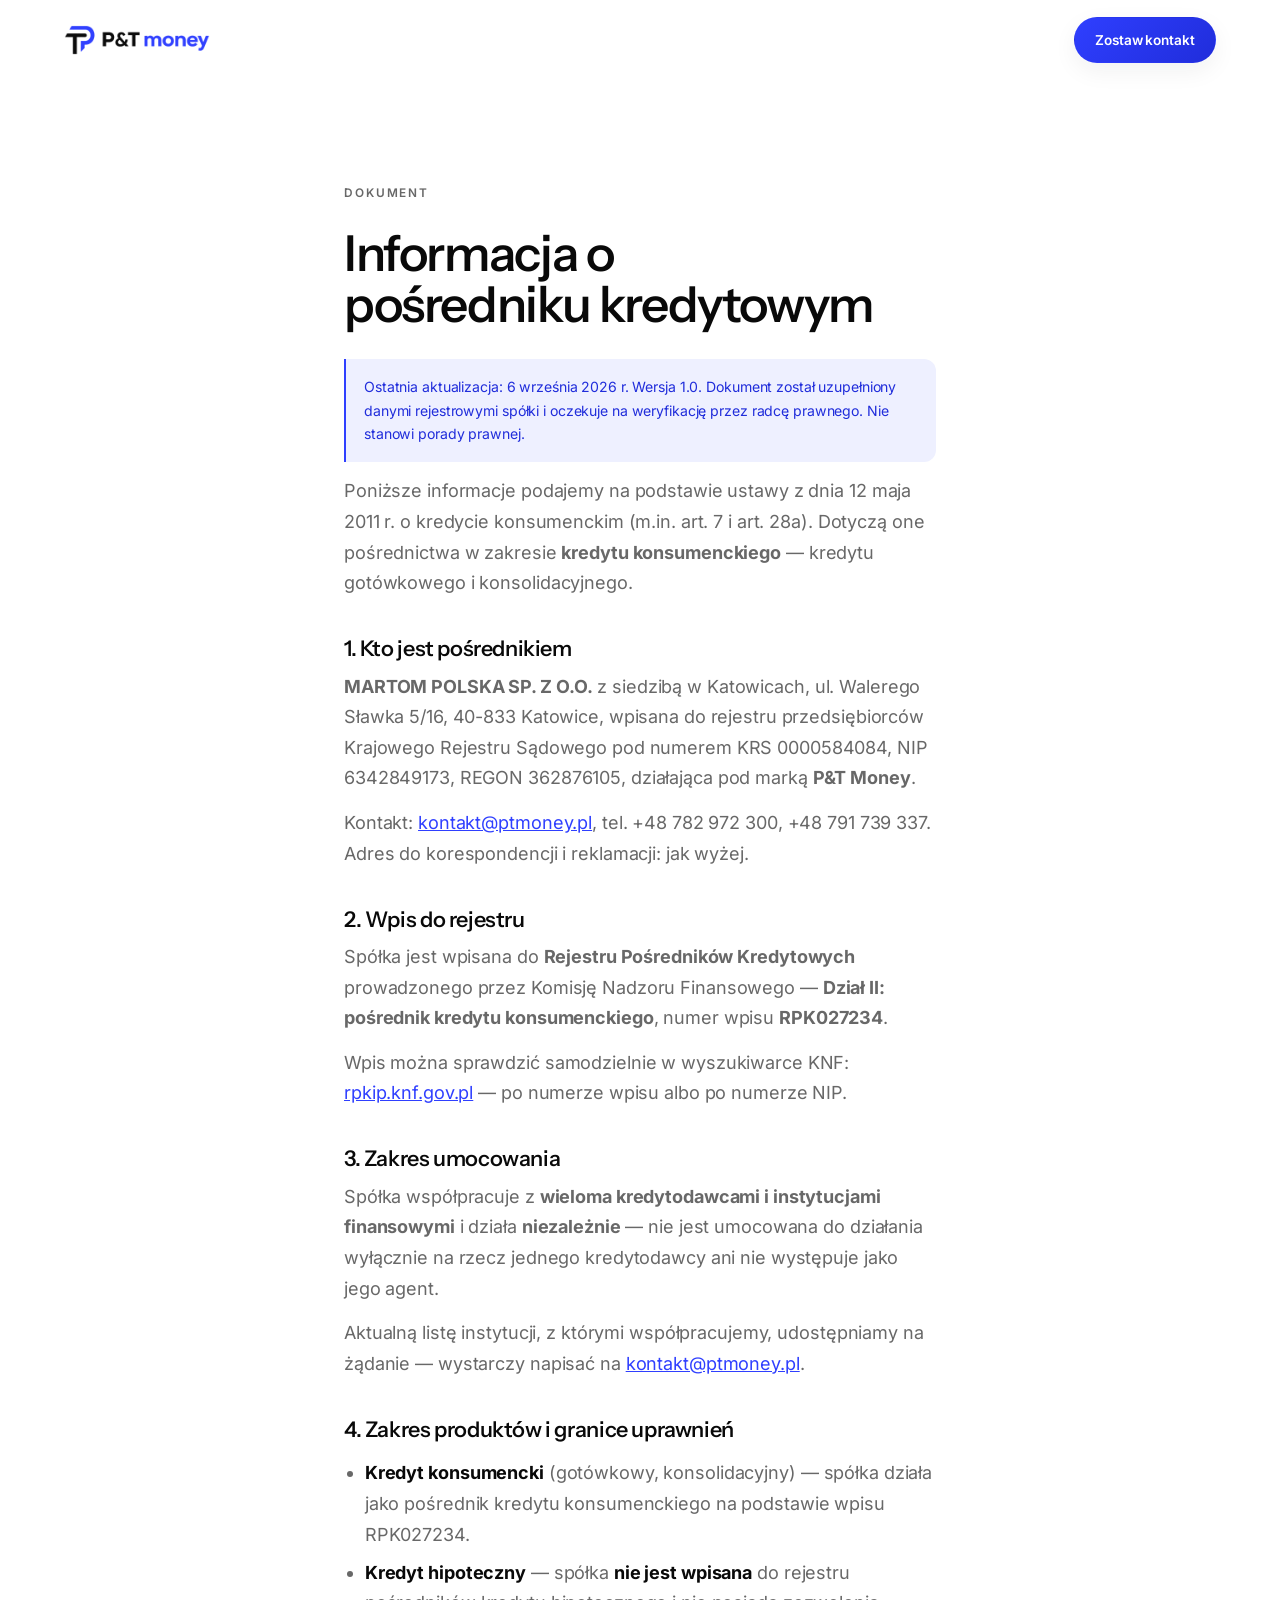
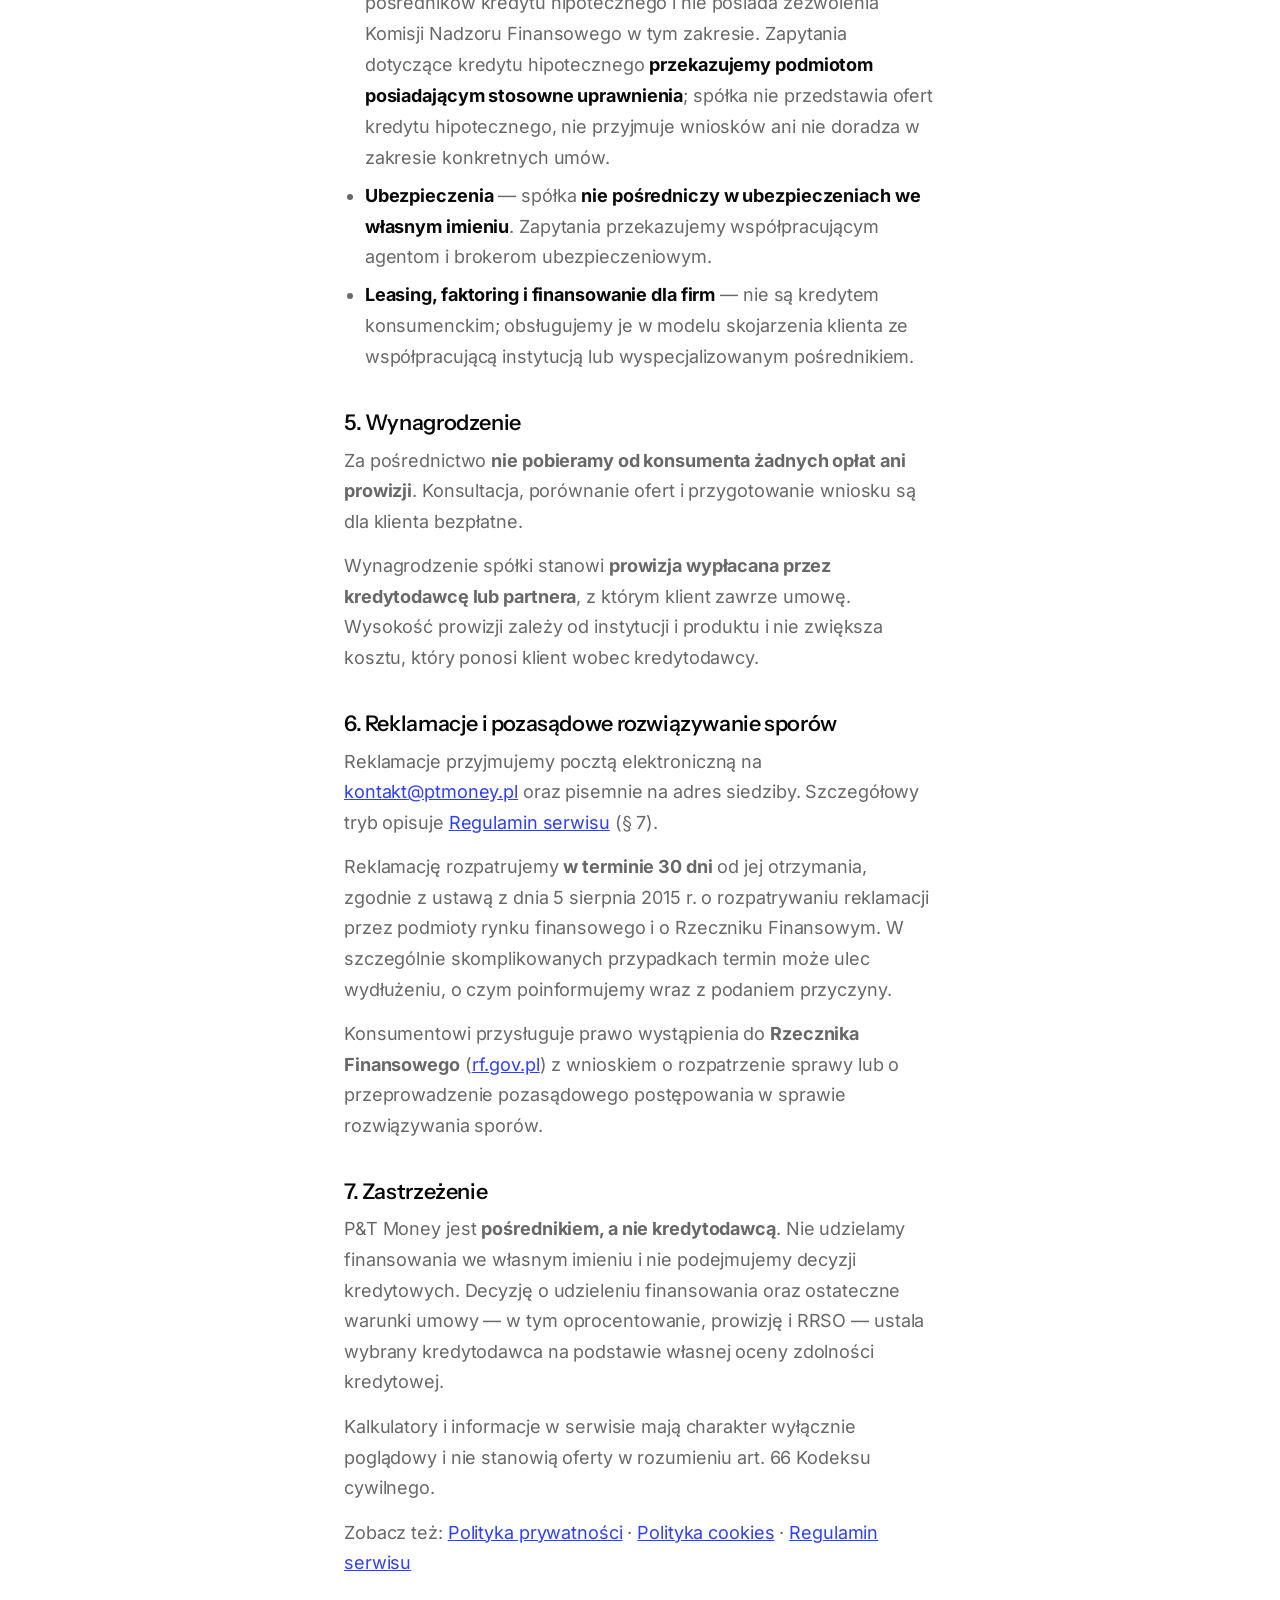
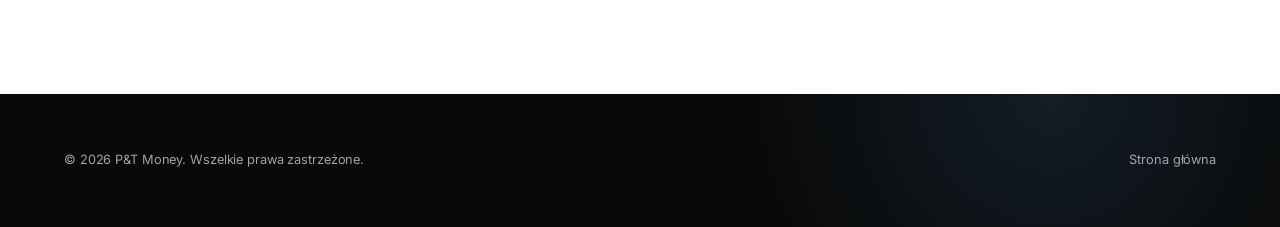
<file: informacja-o-posredniku.html>
<!doctype html>
<html lang="pl">
<head>
<meta charset="utf-8">
<meta name="viewport" content="width=device-width, initial-scale=1">
<title>Informacja o pośredniku kredytowym | P&amp;T Money</title>
<meta name="description" content="Informacje o pośredniku kredytu konsumenckiego wymagane ustawą o kredycie konsumenckim: firma, wpis do rejestru KNF, zakres umocowania, wynagrodzenie i tryb reklamacji.">
<meta name="robots" content="index,follow">
<!-- Czcionki z własnego serwera, nie z Google — patrz fonts/fonts.css -->
<link rel="stylesheet" href="./fonts/fonts.css?v=1">
<link rel="icon" type="image/png" sizes="128x128" href="./favicon.png">
<link rel="apple-touch-icon" href="./apple-touch-icon.png">
<link rel="canonical" href="https://jakubskrzypiec.github.io/ptmoney/informacja-o-posredniku.html">
<link rel="stylesheet" href="./styles.css?v=20260906-1">
<link rel="stylesheet" href="./header-shared.css?v=20260906-1">
<script defer src="./dane.js?v=20260906-1"></script>
</head>
<body>
<header class="site-header"><div class="container header-inner"><a class="brand" href="./index.html"><img src="./logo-horizontal.png" alt="P&amp;T Money" width="174" height="36"></a><a class="btn btn--primary btn--header" style="display:inline-flex" href="./kontakt.html">Zostaw kontakt</a></div></header>
<main class="legal-page"><div class="legal-wrap">
<p class="eyebrow">Dokument</p>
<h1>Informacja o pośredniku kredytowym</h1>
<p class="legal-note">Ostatnia aktualizacja: 6 września 2026 r. Wersja 1.0. Dokument został uzupełniony danymi rejestrowymi spółki i oczekuje na weryfikację przez radcę prawnego. Nie stanowi porady prawnej.</p>

<p>Poniższe informacje podajemy na podstawie ustawy z dnia 12 maja 2011 r. o kredycie konsumenckim (m.in. art. 7 i art. 28a). Dotyczą one pośrednictwa w zakresie <strong>kredytu konsumenckiego</strong> — kredytu gotówkowego i konsolidacyjnego.</p>

<h2>1. Kto jest pośrednikiem</h2>
<p><strong>MARTOM POLSKA SP. Z O.O.</strong> z siedzibą w Katowicach, ul. Walerego Sławka 5/16, 40-833 Katowice, wpisana do rejestru przedsiębiorców Krajowego Rejestru Sądowego pod numerem KRS 0000584084, NIP 6342849173, REGON 362876105, działająca pod marką <strong>P&amp;T Money</strong>.</p>
<p>Kontakt: <a href="mailto:kontakt@ptmoney.pl">kontakt@ptmoney.pl</a>, tel. +48 782 972 300, +48 791 739 337. Adres do korespondencji i reklamacji: jak wyżej.</p>

<h2>2. Wpis do rejestru</h2>
<p>Spółka jest wpisana do <strong>Rejestru Pośredników Kredytowych</strong> prowadzonego przez Komisję Nadzoru Finansowego — <strong>Dział II: pośrednik kredytu konsumenckiego</strong>, numer wpisu <strong>RPK027234</strong>.</p>
<p>Wpis można sprawdzić samodzielnie w wyszukiwarce KNF: <a href="https://rpkip.knf.gov.pl" rel="noopener" target="_blank">rpkip.knf.gov.pl</a> — po numerze wpisu albo po numerze NIP.</p>

<h2>3. Zakres umocowania</h2>
<p>Spółka współpracuje z <strong>wieloma kredytodawcami i instytucjami finansowymi</strong> i działa <strong>niezależnie</strong> — nie jest umocowana do działania wyłącznie na rzecz jednego kredytodawcy ani nie występuje jako jego agent.</p>
<p>Aktualną listę instytucji, z którymi współpracujemy, udostępniamy na żądanie — wystarczy napisać na <a href="mailto:kontakt@ptmoney.pl">kontakt@ptmoney.pl</a>.</p>

<h2>4. Zakres produktów i granice uprawnień</h2>
<ul>
<li><strong>Kredyt konsumencki</strong> (gotówkowy, konsolidacyjny) — spółka działa jako pośrednik kredytu konsumenckiego na podstawie wpisu RPK027234.</li>
<li><strong>Kredyt hipoteczny</strong> — spółka <strong>nie jest wpisana</strong> do rejestru pośredników kredytu hipotecznego i nie posiada zezwolenia Komisji Nadzoru Finansowego w tym zakresie. Zapytania dotyczące kredytu hipotecznego <strong>przekazujemy podmiotom posiadającym stosowne uprawnienia</strong>; spółka nie przedstawia ofert kredytu hipotecznego, nie przyjmuje wniosków ani nie doradza w zakresie konkretnych umów.</li>
<li><strong>Ubezpieczenia</strong> — spółka <strong>nie pośredniczy w ubezpieczeniach we własnym imieniu</strong>. Zapytania przekazujemy współpracującym agentom i brokerom ubezpieczeniowym.</li>
<li><strong>Leasing, faktoring i finansowanie dla firm</strong> — nie są kredytem konsumenckim; obsługujemy je w modelu skojarzenia klienta ze współpracującą instytucją lub wyspecjalizowanym pośrednikiem.</li>
</ul>

<h2>5. Wynagrodzenie</h2>
<p>Za pośrednictwo <strong>nie pobieramy od konsumenta żadnych opłat ani prowizji</strong>. Konsultacja, porównanie ofert i przygotowanie wniosku są dla klienta bezpłatne.</p>
<p>Wynagrodzenie spółki stanowi <strong>prowizja wypłacana przez kredytodawcę lub partnera</strong>, z którym klient zawrze umowę. Wysokość prowizji zależy od instytucji i produktu i nie zwiększa kosztu, który ponosi klient wobec kredytodawcy.</p>

<h2>6. Reklamacje i pozasądowe rozwiązywanie sporów</h2>
<p>Reklamacje przyjmujemy pocztą elektroniczną na <a href="mailto:kontakt@ptmoney.pl">kontakt@ptmoney.pl</a> oraz pisemnie na adres siedziby. Szczegółowy tryb opisuje <a href="./regulamin.html">Regulamin serwisu</a> (§ 7).</p>
<p>Reklamację rozpatrujemy <strong>w terminie 30 dni</strong> od jej otrzymania, zgodnie z ustawą z dnia 5 sierpnia 2015 r. o rozpatrywaniu reklamacji przez podmioty rynku finansowego i o Rzeczniku Finansowym. W szczególnie skomplikowanych przypadkach termin może ulec wydłużeniu, o czym poinformujemy wraz z podaniem przyczyny.</p>
<p>Konsumentowi przysługuje prawo wystąpienia do <strong>Rzecznika Finansowego</strong> (<a href="https://rf.gov.pl" rel="noopener" target="_blank">rf.gov.pl</a>) z wnioskiem o rozpatrzenie sprawy lub o przeprowadzenie pozasądowego postępowania w sprawie rozwiązywania sporów.</p>

<h2>7. Zastrzeżenie</h2>
<p>P&amp;T Money jest <strong>pośrednikiem, a nie kredytodawcą</strong>. Nie udzielamy finansowania we własnym imieniu i nie podejmujemy decyzji kredytowych. Decyzję o udzieleniu finansowania oraz ostateczne warunki umowy — w tym oprocentowanie, prowizję i RRSO — ustala wybrany kredytodawca na podstawie własnej oceny zdolności kredytowej.</p>
<p>Kalkulatory i informacje w serwisie mają charakter wyłącznie poglądowy i nie stanowią oferty w rozumieniu art. 66 Kodeksu cywilnego.</p>

<p>Zobacz też: <a href="./polityka-prywatnosci.html">Polityka prywatności</a> · <a href="./polityka-cookies.html">Polityka cookies</a> · <a href="./regulamin.html">Regulamin serwisu</a></p>
</div></main>
<footer class="site-footer"><div class="container"><div class="footer-bottom"><p>© 2026 P&amp;T Money. Wszelkie prawa zastrzeżone.</p><p><a href="./index.html">Strona główna</a></p></div></div></footer>
</body>
</html>
</file>
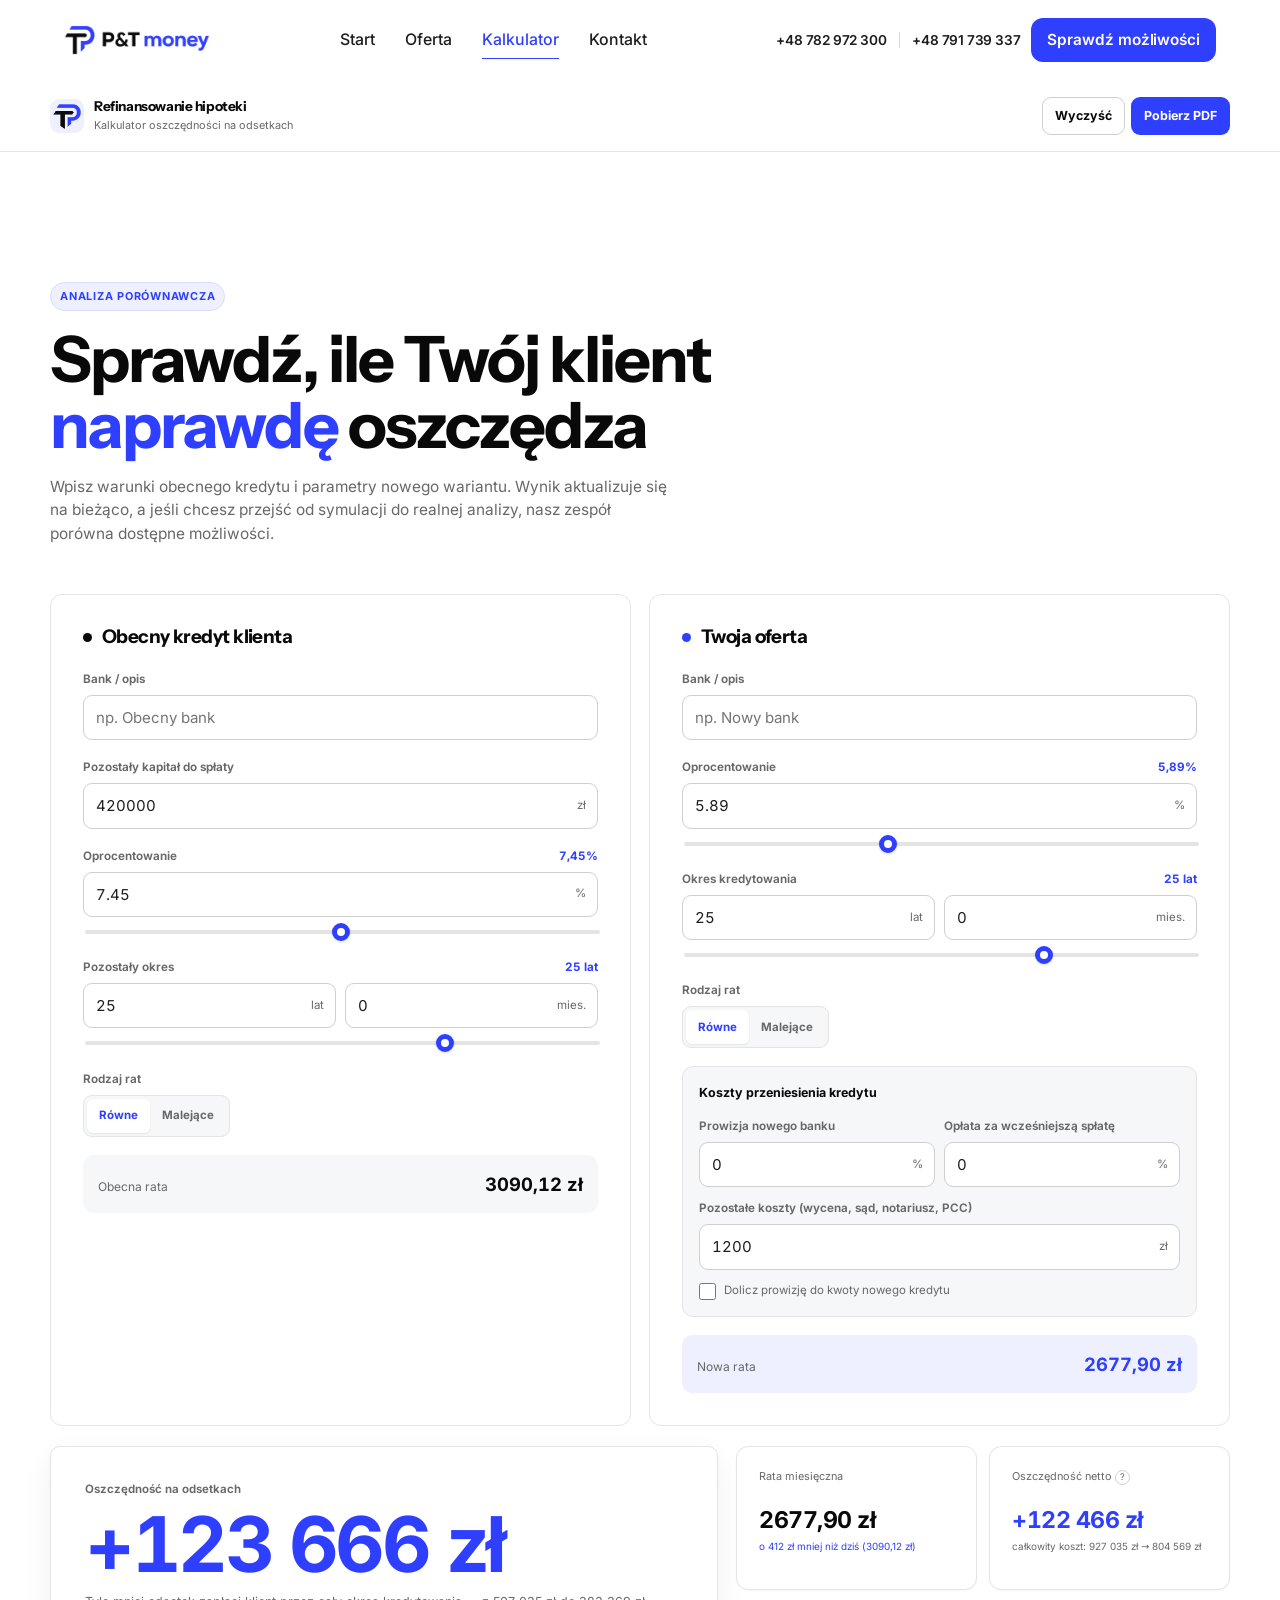
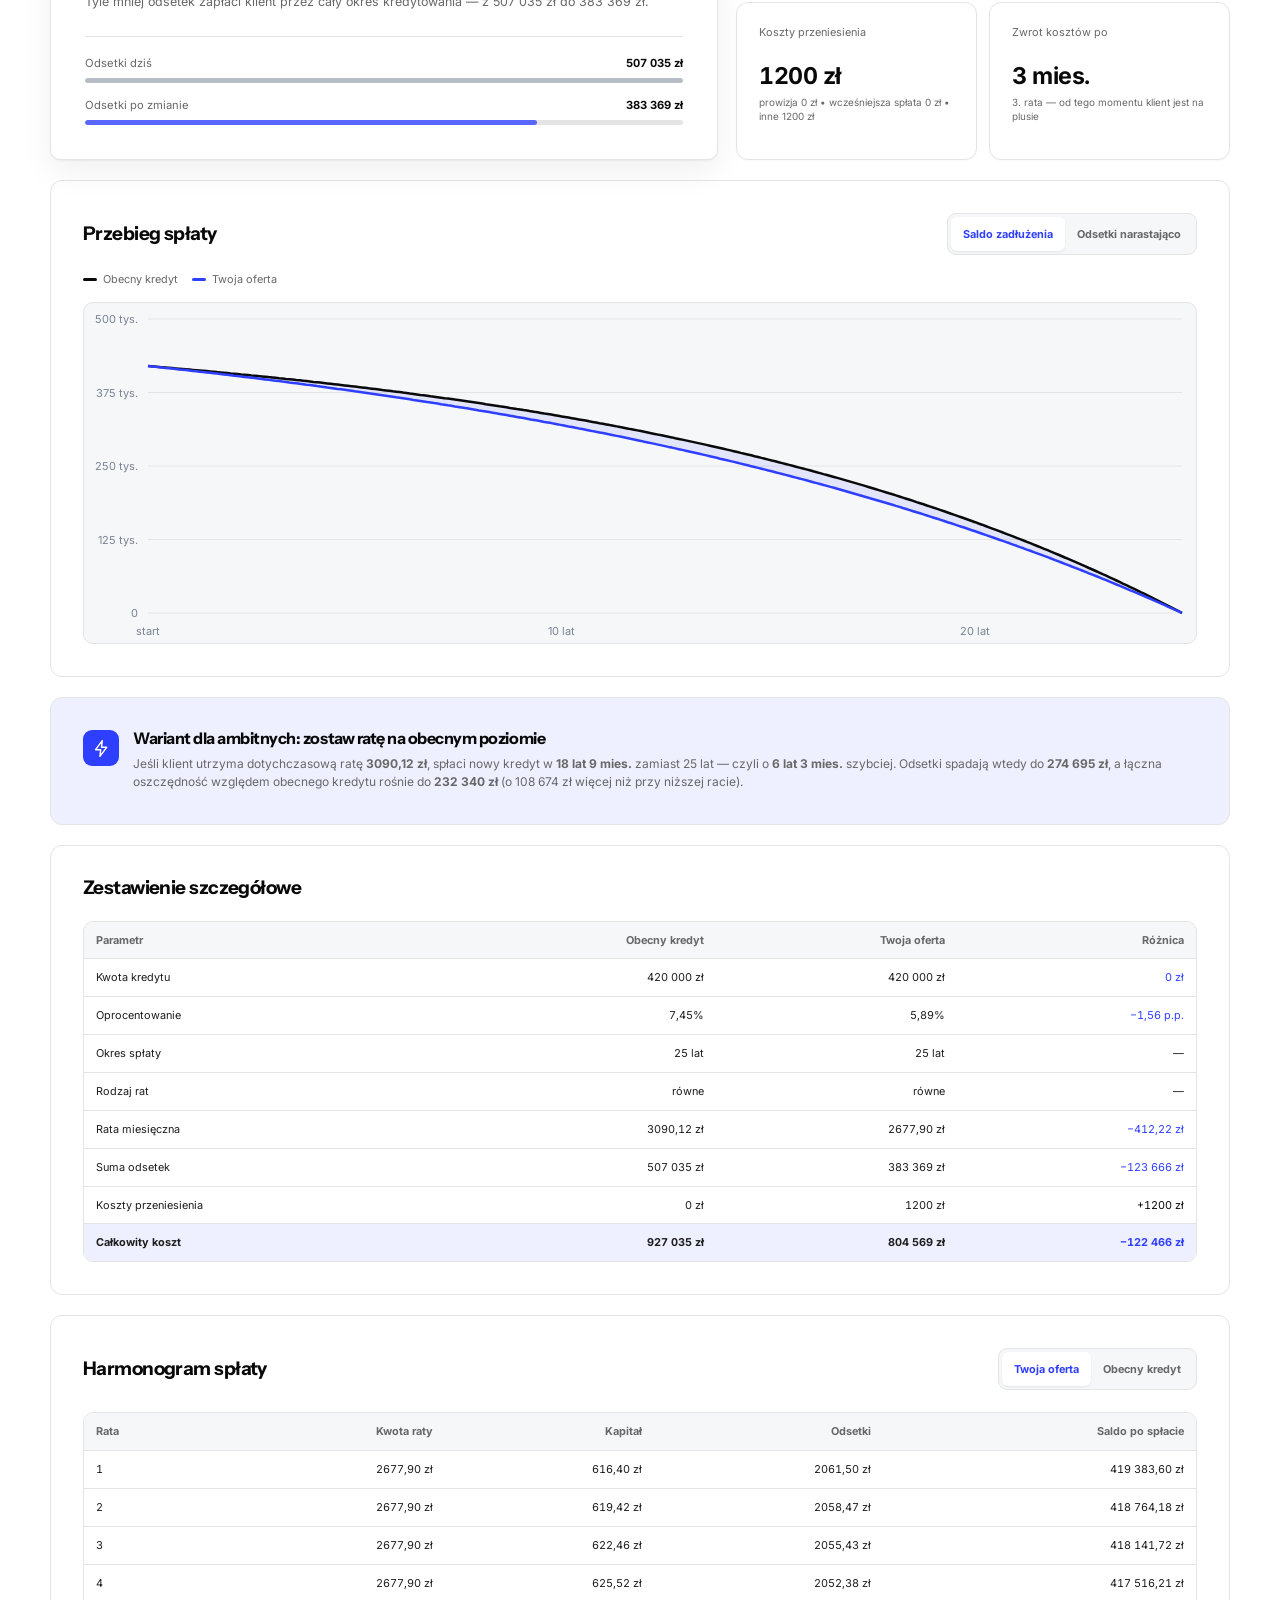
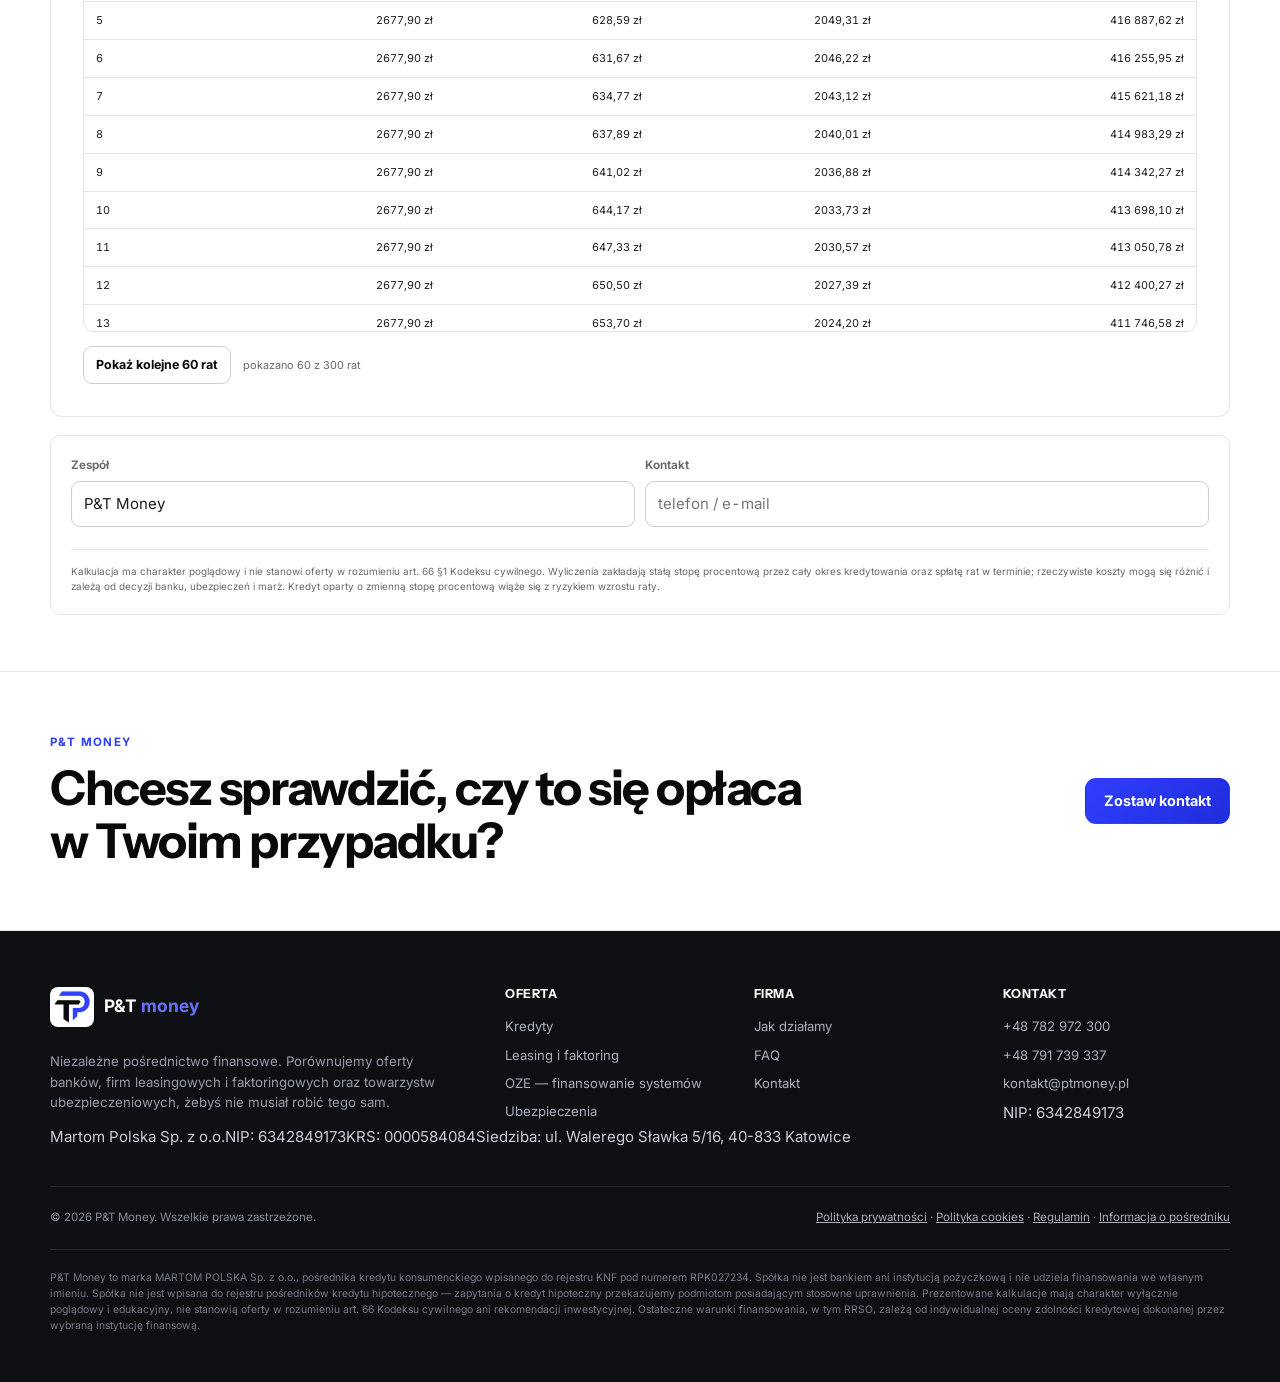
<file: kalkulator.html>
<!DOCTYPE html>

<html lang="pl">
<head>
<meta charset="utf-8"/>
<meta content="width=device-width, initial-scale=1" name="viewport"/>
<title>Kalkulator refinansowania kredytu hipotecznego — P&amp;T Money</title>
<meta content="Porównaj obecny kredyt hipoteczny z nową ofertą i zobacz, ile oszczędzasz na odsetkach, kosztach oraz kiedy refinansowanie zaczyna się zwracać." name="description"/>
<meta content="#FFFFFF" name="theme-color"/>
<meta content="website" property="og:type"/>
<meta content="pl_PL" property="og:locale"/>
<meta content="Kalkulator refinansowania kredytu hipotecznego — P&amp;T Money" property="og:title"/>
<meta content="Porównaj obecny kredyt hipoteczny z nową ofertą i policz realną oszczędność po kosztach przeniesienia." property="og:description"/>
<meta content="logo-horizontal.png" property="og:image"/>
<!-- Czcionki z własnego serwera, nie z Google — patrz fonts/fonts.css -->
<link rel="stylesheet" href="./fonts/fonts.css?v=1">
<link href="kalkulator.css?v=20260916-1" rel="stylesheet"/>
<link rel="stylesheet" href="./header-shared.css?v=20260905-1">
<script type="application/ld+json">
  {
    "@context": "https://schema.org",
    "@type": "FinancialService",
    "name": "P&T Money",
    "url": "https://ptmoney.pl/",
    "email": "kontakt@ptmoney.pl",
    "telephone": "+48 782 972 300",
    "taxID": "6342849173",
    "areaServed": {"@type": "Country", "name": "Polska"}
  }
  </script>
<script defer="" src="dane.js?v=20260901-1"></script>
<link href="favicon.png" rel="icon" sizes="128x128" type="image/png"/>
<link href="apple-touch-icon.png" rel="apple-touch-icon"/>
<link href="https://jakubskrzypiec.github.io/ptmoney/kalkulator.html" rel="canonical"/>
</head>
<body>
<a class="skip-link" href="#calculatorMain">Przejdź do kalkulatora</a>
<header class="pt-header" id="top">
  <div class="pt-header__inner">
    <a class="pt-header__brand" href="index.html" aria-label="P&amp;T Money — strona główna">
      <img src="./logo-horizontal.png" alt="P&amp;T Money" width="174" height="36">
    </a>
    <nav class="pt-header__nav" aria-label="Główna nawigacja">
      <a href="index.html">Start</a>
      <a href="oferta.html">Oferta</a>
      <a aria-current="page" href="kalkulator.html">Kalkulator</a>
      <a href="kontakt.html">Kontakt</a>
    </nav>
    <div class="pt-header__actions">
      <a class="pt-header__phone" href="tel:+48782972300" aria-label="Zadzwoń: +48 782 972 300">+48 782 972 300</a>
      <a class="pt-header__phone pt-header__phone--person" data-phone="secondary" data-label="Paulina" href="tel:+48791739337" aria-label="Zadzwoń do Pauliny: +48 791 739 337">+48 791 739 337</a>
      <a class="pt-header__cta" href="kontakt.html">Sprawdź możliwości</a>
      <button class="pt-header__toggle" id="menuToggle" type="button" aria-label="Otwórz menu" aria-expanded="false" aria-controls="mobileNav">
        <span></span><span></span><span></span>
      </button>
    </div>
  </div>
  <nav class="pt-header__mobile" id="mobileNav" aria-label="Nawigacja mobilna" hidden>
    <div class="pt-header__mobile-inner">
      <a href="index.html">Start</a>
      <a href="oferta.html">Oferta</a>
      <a aria-current="page" href="kalkulator.html">Kalkulator</a>
      <a href="kontakt.html">Kontakt</a>
    </div>
  </nav>
</header>
<div aria-label="Narzędzia kalkulatora" class="calc-toolbar">
<div class="wrap topbar__inner">
<div class="brand">
<div aria-hidden="true" class="brand__mark"><img alt="" src="logo-mark.png"/></div>
<div><div class="brand__name">Refinansowanie hipoteki</div><div class="brand__sub">Kalkulator oszczędności na odsetkach</div></div>
</div>
<div class="topbar__actions">

<button class="btn btn--ghost" id="resetBtn" type="button">Wyczyść</button>
<button class="btn btn--primary" id="printBtn" type="button">Pobierz PDF</button>
</div>
</div>
</div>
<main class="wrap" id="calculatorMain">
<section class="hero">
<span class="pill">Analiza porównawcza</span>
<h1>Sprawdź, ile Twój klient <em>naprawdę</em> oszczędza</h1>
<p>Wpisz warunki obecnego kredytu i parametry nowego wariantu. Wynik aktualizuje się na bieżąco, a jeśli chcesz przejść od symulacji do realnej analizy, nasz zespół porówna dostępne możliwości.</p>
</section>
<section aria-label="Dane wejściowe" class="grid-2">
<article class="card card--current">
<div class="card__head"><span class="dot dot--current"></span><h2>Obecny kredyt klienta</h2></div>
<label class="field"><span class="field__lab">Bank / opis</span><input autocomplete="off" id="cName" placeholder="np. Obecny bank" type="text"/></label>
<label class="field"><span class="field__lab">Pozostały kapitał do spłaty</span><div class="input-unit"><input id="cAmount" inputmode="numeric" min="0" step="1000" type="number" value="420000"/><span class="unit">zł</span></div></label>
<div class="field"><span class="field__lab">Oprocentowanie <b class="val" id="cRateVal">7,45%</b></span><div class="input-unit"><input id="cRate" inputmode="decimal" max="25" min="0" step="0.01" type="number" value="7.45"/><span class="unit">%</span></div><input aria-label="Oprocentowanie obecne" class="slider" id="cRateS" max="15" min="0" step="0.05" type="range" value="7.45"/></div>
<div class="field"><span class="field__lab">Pozostały okres <b class="val" id="cTermVal">25 lat</b></span><div class="row-2"><div class="input-unit"><input id="cYears" inputmode="numeric" max="40" min="0" step="1" type="number" value="25"/><span class="unit">lat</span></div><div class="input-unit"><input id="cMonths" inputmode="numeric" max="11" min="0" step="1" type="number" value="0"/><span class="unit">mies.</span></div></div><input aria-label="Okres obecny" class="slider" id="cYearsS" max="35" min="1" step="1" type="range" value="25"/></div>
<div class="field"><span class="field__lab">Rodzaj rat</span><div aria-label="Rodzaj rat obecnego kredytu" class="seg" id="cType" role="group"><button class="seg__btn is-on" data-v="annuity" type="button">Równe</button><button class="seg__btn" data-v="decreasing" type="button">Malejące</button></div></div>
<div class="mini"><span>Obecna rata</span><b id="cPayment">—</b></div>
</article>
<article class="card card--new">
<div class="card__head"><span class="dot dot--new"></span><h2>Twoja oferta</h2></div>
<label class="field"><span class="field__lab">Bank / opis</span><input autocomplete="off" id="nName" placeholder="np. Nowy bank" type="text"/></label>
<div class="field"><span class="field__lab">Oprocentowanie <b class="val" id="nRateVal">5,89%</b></span><div class="input-unit"><input id="nRate" inputmode="decimal" max="25" min="0" step="0.01" type="number" value="5.89"/><span class="unit">%</span></div><input aria-label="Oprocentowanie nowe" class="slider" id="nRateS" max="15" min="0" step="0.05" type="range" value="5.89"/></div>
<div class="field"><span class="field__lab">Okres kredytowania <b class="val" id="nTermVal">25 lat</b></span><div class="row-2"><div class="input-unit"><input id="nYears" inputmode="numeric" max="40" min="0" step="1" type="number" value="25"/><span class="unit">lat</span></div><div class="input-unit"><input id="nMonths" inputmode="numeric" max="11" min="0" step="1" type="number" value="0"/><span class="unit">mies.</span></div></div><input aria-label="Okres nowy" class="slider" id="nYearsS" max="35" min="1" step="1" type="range" value="25"/></div>
<div class="field"><span class="field__lab">Rodzaj rat</span><div aria-label="Rodzaj rat nowego kredytu" class="seg" id="nType" role="group"><button class="seg__btn is-on" data-v="annuity" type="button">Równe</button><button class="seg__btn" data-v="decreasing" type="button">Malejące</button></div></div>
<div class="costs"><div class="costs__head">Koszty przeniesienia kredytu</div><div class="row-2"><label class="field field--tight"><span class="field__lab">Prowizja nowego banku</span><div class="input-unit"><input id="nFeePct" inputmode="decimal" max="10" min="0" step="0.1" type="number" value="0"/><span class="unit">%</span></div></label><label class="field field--tight"><span class="field__lab">Opłata za wcześniejszą spłatę</span><div class="input-unit"><input id="cEarlyPct" inputmode="decimal" max="10" min="0" step="0.1" type="number" value="0"/><span class="unit">%</span></div></label></div><label class="field field--tight"><span class="field__lab">Pozostałe koszty (wycena, sąd, notariusz, PCC)</span><div class="input-unit"><input id="nOther" inputmode="numeric" min="0" step="100" type="number" value="1200"/><span class="unit">zł</span></div></label><label class="check"><input id="nCredited" type="checkbox"/><span>Dolicz prowizję do kwoty nowego kredytu</span></label></div>
<div class="mini mini--new"><span>Nowa rata</span><b id="nPayment">—</b></div>
</article>
</section>
<section aria-label="Wyniki" class="results">
<div class="headline" id="headline"><div class="headline__lab">Oszczędność na odsetkach</div><div class="headline__big" id="hSavings">—</div><div class="headline__sub" id="hSub">Uzupełnij dane, aby zobaczyć wynik</div><div class="headline__bars"><div class="hbar"><div class="hbar__lab"><span>Odsetki dziś</span><b id="hIntA">—</b></div><div class="hbar__track"><i class="hbar__fill hbar__fill--a" id="hFillA"></i></div></div><div class="hbar"><div class="hbar__lab"><span>Odsetki po zmianie</span><b id="hIntB">—</b></div><div class="hbar__track"><i class="hbar__fill hbar__fill--b" id="hFillB"></i></div></div></div></div>
<div class="kpis"><div class="kpi"><div class="kpi__lab">Rata miesięczna</div><div class="kpi__val" id="kPay">—</div><div class="kpi__note" id="kPayNote">—</div></div><div class="kpi"><div class="kpi__lab">Oszczędność netto <span class="hint" title="Oszczędność na odsetkach pomniejszona o koszty przeniesienia kredytu">?</span></div><div class="kpi__val" id="kNet">—</div><div class="kpi__note" id="kNetNote">—</div></div><div class="kpi"><div class="kpi__lab">Koszty przeniesienia</div><div class="kpi__val" id="kCost">—</div><div class="kpi__note" id="kCostNote">—</div></div><div class="kpi"><div class="kpi__lab">Zwrot kosztów po</div><div class="kpi__val" id="kBE">—</div><div class="kpi__note" id="kBENote">—</div></div></div>
</section>
<section class="card card--wide"><div class="card__head card__head--row"><h2>Przebieg spłaty</h2><div aria-label="Tryb wykresu" class="seg seg--sm" id="chartMode" role="group"><button class="seg__btn is-on" data-v="balance" type="button">Saldo zadłużenia</button><button class="seg__btn" data-v="interest" type="button">Odsetki narastająco</button></div></div><div class="legend"><span><i class="lg lg--a"></i><span id="legA">Obecny kredyt</span></span><span><i class="lg lg--b"></i><span id="legB">Twoja oferta</span></span></div><div class="chart-box"><svg aria-label="Wykres porównawczy" id="chart" preserveaspectratio="none" role="img" viewbox="0 0 900 340"></svg><div class="tip" hidden="" id="tip"></div></div></section>
<section class="card card--wide bonus" hidden="" id="bonus"><div aria-hidden="true" class="bonus__ico"><svg fill="none" stroke="currentColor" stroke-linecap="round" stroke-linejoin="round" stroke-width="1.8" viewbox="0 0 24 24"><path d="M13 2 4.5 13.5H11l-1 8.5 8.5-11.5H12l1-8.5Z"></path></svg></div><div class="bonus__body"><h3>Wariant dla ambitnych: zostaw ratę na obecnym poziomie</h3><p id="bonusTxt">—</p></div></section>
<section class="card card--wide"><div class="card__head"><h2>Zestawienie szczegółowe</h2></div><div class="table-scroll"><table class="cmp"><thead><tr><th>Parametr</th><th id="thA">Obecny kredyt</th><th id="thB">Twoja oferta</th><th>Różnica</th></tr></thead><tbody id="cmpBody"></tbody></table></div></section>
<section class="card card--wide"><div class="card__head card__head--row"><h2>Harmonogram spłaty</h2><div aria-label="Harmonogram kredytu" class="seg seg--sm" id="schedMode" role="group"><button class="seg__btn is-on" data-v="B" type="button">Twoja oferta</button><button class="seg__btn" data-v="A" type="button">Obecny kredyt</button></div></div><div class="table-scroll table-scroll--tall"><table class="sched"><thead><tr><th>Rata</th><th>Kwota raty</th><th>Kapitał</th><th>Odsetki</th><th>Saldo po spłacie</th></tr></thead><tbody id="schedBody"></tbody></table></div><div class="more"><button class="btn btn--ghost" id="moreBtn" type="button">Pokaż kolejne 60 rat</button><span class="more__info" id="moreInfo"></span></div></section>
<footer class="foot calc-print-foot"><div class="foot__adv"><label class="field field--tight"><span class="field__lab">Zespół</span><input aria-label="Zespół P&amp;T Money" autocomplete="off" id="advName" type="text" value="P&amp;T Money"/></label><label class="field field--tight"><span class="field__lab">Kontakt</span><input autocomplete="off" id="advContact" placeholder="telefon / e-mail" type="text"/></label></div><p class="disclaimer">Kalkulacja ma charakter poglądowy i nie stanowi oferty w rozumieniu art. 66 §1 Kodeksu cywilnego. Wyliczenia zakładają stałą stopę procentową przez cały okres kredytowania oraz spłatę rat w terminie; rzeczywiste koszty mogą się różnić i zależą od decyzji banku, ubezpieczeń i marż. Kredyt oparty o zmienną stopę procentową wiąże się z ryzykiem wzrostu raty.</p></footer>
</main>
<section aria-labelledby="calcCtaTitle" class="calc-cta"><div class="site-container calc-cta-inner"><div><p class="site-eyebrow">P&amp;T Money</p><h2 id="calcCtaTitle">Chcesz sprawdzić, czy to się opłaca w Twoim przypadku?</h2></div><a class="site-btn site-btn--primary" href="kontakt.html">Zostaw kontakt</a></div></section>
<footer class="site-footer">
<div class="site-container">
<div class="footer-grid">
<div class="footer-brand"><a aria-label="P&amp;T Money — strona główna" class="footer-logo" href="index.html"><img alt="" height="42" src="logo-mark.png" width="46"/><span>P&amp;T <strong>money</strong></span></a><p>Niezależne pośrednictwo finansowe. Porównujemy oferty banków, firm leasingowych i faktoringowych oraz towarzystw ubezpieczeniowych, żebyś nie musiał robić tego sam.</p></div>
<div class="footer-col"><h2>Oferta</h2><a href="oferta.html#klienci">Kredyty</a><a href="oferta.html#firma">Leasing i faktoring</a><a href="oferta.html#oze">OZE — finansowanie systemów</a><a href="oferta.html#ubezpieczenia">Ubezpieczenia</a></div>
<div class="footer-col"><h2>Firma</h2><a href="index.html#jak-to-dziala">Jak działamy</a><a href="index.html#faq">FAQ</a><a href="kontakt.html">Kontakt</a></div>
<div class="footer-col"><h2>Kontakt</h2><a href="tel:+48782972300">+48 782 972 300</a><a data-phone="secondary" href="tel:+48791739337">+48 791 739 337</a><a href="mailto:kontakt@ptmoney.pl">kontakt@ptmoney.pl</a><span>NIP: 6342849173</span></div>
</div>
<div aria-label="Dane rejestrowe" class="footer-registry"><span>Martom Polska Sp. z o.o.</span><span>NIP: 6342849173</span><span>KRS: 0000584084</span><span>Siedziba: ul. Walerego Sławka 5/16, 40-833 Katowice</span></div>
<div class="footer-bottom"><p>© 2026 P&amp;T Money. Wszelkie prawa zastrzeżone.</p><p><a href="polityka-prywatnosci.html">Polityka prywatności</a> · <a href="polityka-cookies.html">Polityka cookies</a> · <a href="regulamin.html">Regulamin</a> · <a href="informacja-o-posredniku.html">Informacja o pośredniku</a></p></div>
<p class="footer-disclaimer">P&amp;T Money to marka MARTOM POLSKA Sp. z o.o., pośrednika kredytu konsumenckiego wpisanego do rejestru KNF pod numerem RPK027234. Spółka nie jest bankiem ani instytucją pożyczkową i nie udziela finansowania we własnym imieniu. Spółka nie jest wpisana do rejestru pośredników kredytu hipotecznego — zapytania o kredyt hipoteczny przekazujemy podmiotom posiadającym stosowne uprawnienia. Prezentowane kalkulacje mają charakter wyłącznie poglądowy i edukacyjny, nie stanowią oferty w rozumieniu art. 66 Kodeksu cywilnego ani rekomendacji inwestycyjnej. Ostateczne warunki finansowania, w tym RRSO, zależą od indywidualnej oceny zdolności kredytowej dokonanej przez wybraną instytucję finansową.</p>
</div>
</footer>
<div class="mobile-bottom-bar"><a class="site-btn site-btn--ghost" href="tel:+48782972300">Zadzwoń</a><a class="site-btn site-btn--primary" href="kontakt.html">Zostaw kontakt</a></div>
<script>
    (() => {
      const btn = document.getElementById('menuToggle');
      const nav = document.getElementById('mobileNav');
      if (!btn || !nav) return;
      const close = () => { btn.setAttribute('aria-expanded','false'); btn.setAttribute('aria-label','Otwórz menu'); nav.hidden = true; document.body.classList.remove('menu-open'); };
      btn.addEventListener('click', () => { const open = btn.getAttribute('aria-expanded') === 'true'; btn.setAttribute('aria-expanded', String(!open)); btn.setAttribute('aria-label', open ? 'Otwórz menu' : 'Zamknij menu'); nav.hidden = open; document.body.classList.toggle('menu-open', !open); });
      nav.querySelectorAll('a').forEach(a => a.addEventListener('click', close));
      window.addEventListener('resize', () => { if (innerWidth >= 900) close(); }, { passive:true });
    })();
  </script>
<script src="kalkulator.js?v=20260831-1"></script>
</body>
</html>
</file>
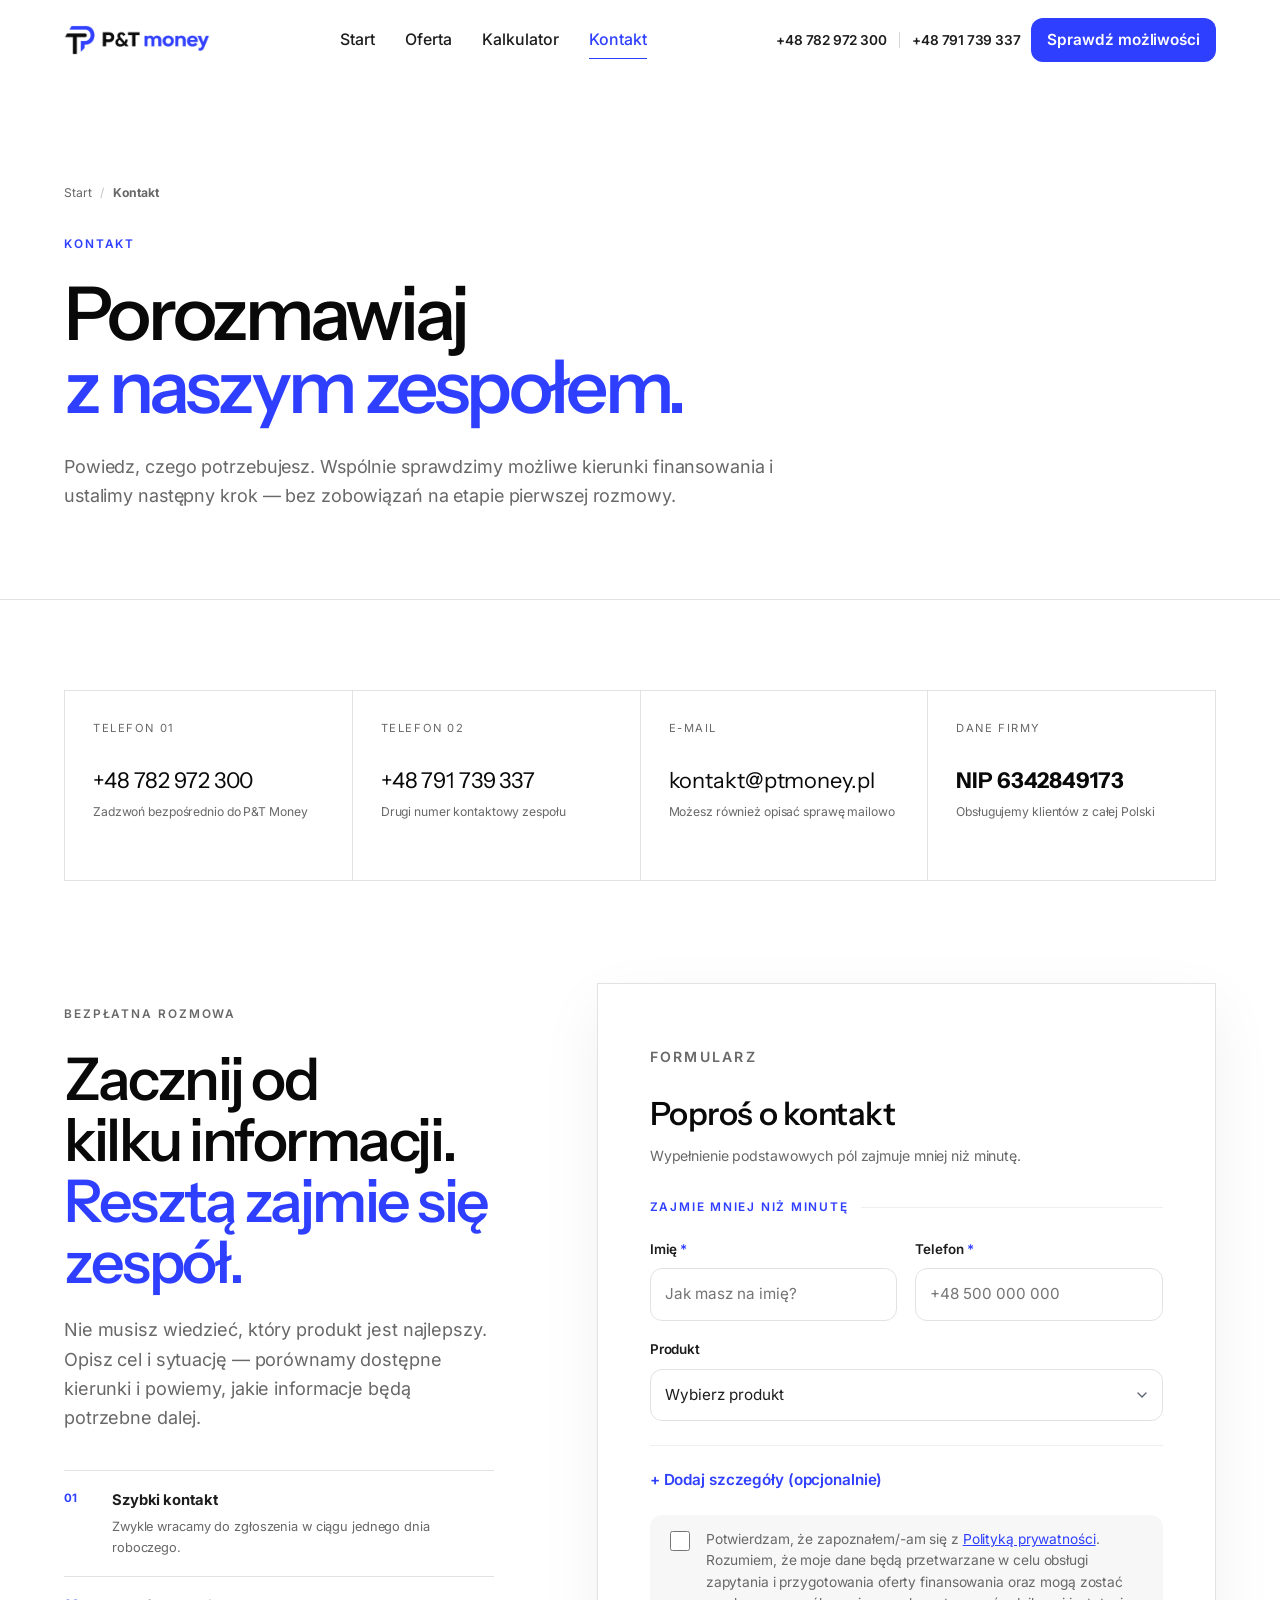
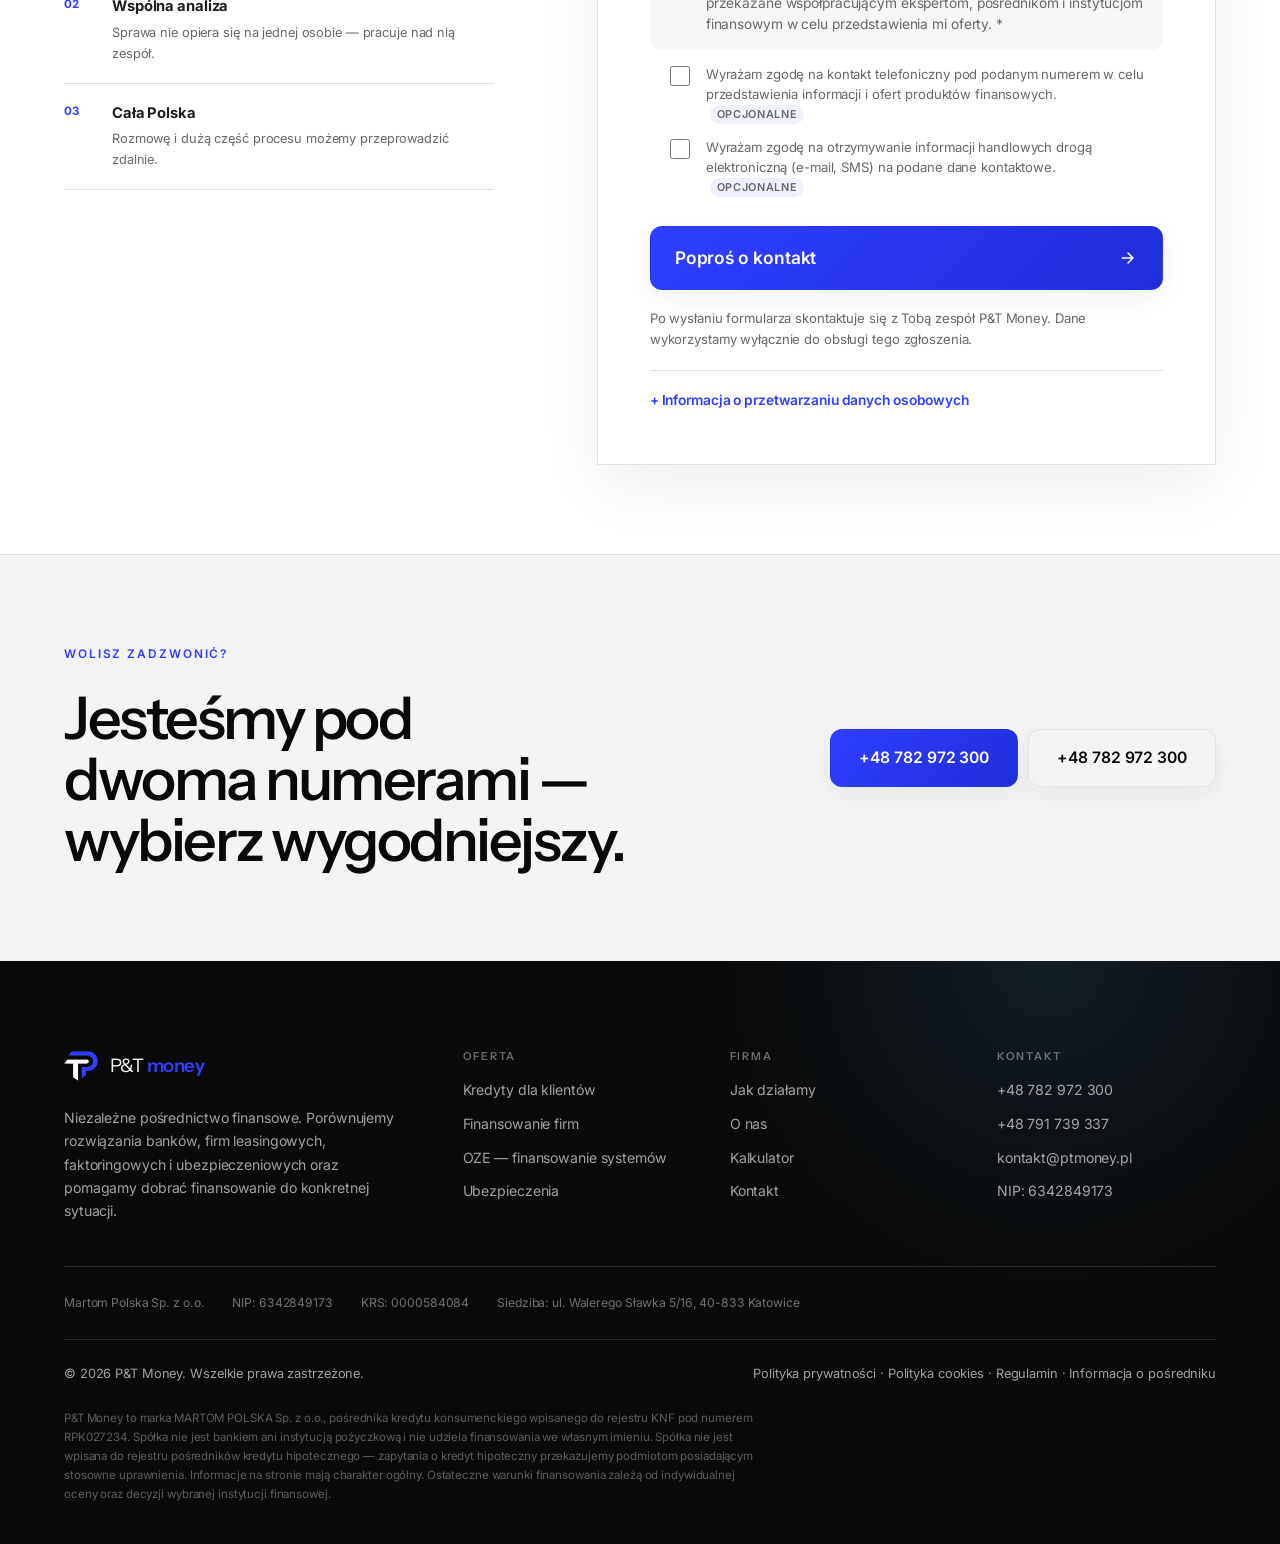
<file: kontakt.html>
<!DOCTYPE html>

<html lang="pl">
<head>
<meta charset="utf-8"/>
<meta content="width=device-width, initial-scale=1" name="viewport"/>
<meta content="#FFFFFF" name="theme-color"/>
<!-- Czcionki z własnego serwera, nie z Google — patrz fonts/fonts.css -->
<link rel="stylesheet" href="./fonts/fonts.css?v=1">
<link href="./styles.css?v=20260905-1" rel="stylesheet"/>
<link rel="stylesheet" href="./header-shared.css?v=20260905-1">
<link href="./favicon.png" rel="icon" sizes="128x128" type="image/png"/>
<link href="./apple-touch-icon.png" rel="apple-touch-icon"/>
<script>document.documentElement.classList.add('js');</script>
<script defer="" src="./dane.js?v=20260905-1"></script>
<script defer="" src="./main.js?v=20260905-1"></script>
<title>Kontakt | P&amp;T Money</title>
<meta content="Skontaktuj się z zespołem P&amp;T Money. Telefony: 782 972 300 i 791 739 337. Kredyty, leasing, faktoring, OZE i ubezpieczenia — cała Polska." name="description"/>
<link href="https://jakubskrzypiec.github.io/ptmoney/kontakt.html" rel="canonical"/>
</head>
<body>
<a class="skip-link" href="#main">Przejdź do treści</a>
<header class="pt-header" id="top">
  <div class="pt-header__inner">
    <a class="pt-header__brand" href="index.html" aria-label="P&amp;T Money — strona główna">
      <img src="./logo-horizontal.png" alt="P&amp;T Money" width="174" height="36">
    </a>
    <nav class="pt-header__nav" aria-label="Główna nawigacja">
      <a href="index.html">Start</a>
      <a href="oferta.html">Oferta</a>
      <a href="kalkulator.html">Kalkulator</a>
      <a aria-current="page" href="kontakt.html">Kontakt</a>
    </nav>
    <div class="pt-header__actions">
      <a class="pt-header__phone" href="tel:+48782972300" aria-label="Zadzwoń: +48 782 972 300">+48 782 972 300</a>
      <a class="pt-header__phone pt-header__phone--person" data-phone="secondary" data-label="Paulina" href="tel:+48791739337" aria-label="Zadzwoń do Pauliny: +48 791 739 337">+48 791 739 337</a>
      <a class="pt-header__cta" href="kontakt.html">Sprawdź możliwości</a>
      <button class="pt-header__toggle" id="menuToggle" type="button" aria-label="Otwórz menu" aria-expanded="false" aria-controls="mobileNav">
        <span></span><span></span><span></span>
      </button>
    </div>
  </div>
  <nav class="pt-header__mobile" id="mobileNav" aria-label="Nawigacja mobilna" hidden>
    <div class="pt-header__mobile-inner">
      <a href="index.html">Start</a>
      <a href="oferta.html">Oferta</a>
      <a href="kalkulator.html">Kalkulator</a>
      <a aria-current="page" href="kontakt.html">Kontakt</a>
    </div>
  </nav>
</header>
<main class="subpage-main" id="main">
<section class="page-hero page-hero--light">
<div class="container">
<div class="page-hero-breadcrumb"><a href="index.html">Start</a><span>/</span><strong>Kontakt</strong></div>
<p class="eyebrow">Kontakt</p>
<h1>Porozmawiaj<br/><em>z naszym zespołem.</em></h1>
<p class="page-hero-lead">Powiedz, czego potrzebujesz. Wspólnie sprawdzimy możliwe kierunki finansowania i ustalimy następny krok — bez zobowiązań na etapie pierwszej rozmowy.</p>
</div>
</section>
<section class="contact-page-section" id="kontakt">
<div class="container">
<div class="contact-cards reveal-grid">
<article class="contact-card reveal"><span class="contact-card-label">Telefon 01</span><a href="tel:+48782972300">782 972 300</a><small>Zadzwoń bezpośrednio do P&amp;T Money</small></article>
<article class="contact-card reveal"><span class="contact-card-label">Telefon 02</span><a data-phone="secondary" href="tel:+48791739337">791 739 337</a><small>Drugi numer kontaktowy zespołu</small></article>
<article class="contact-card reveal"><span class="contact-card-label">E-mail</span><a href="mailto:kontakt@ptmoney.pl">kontakt@ptmoney.pl</a><small>Możesz również opisać sprawę mailowo</small></article>
<article class="contact-card reveal"><span class="contact-card-label">Dane firmy</span><strong>NIP 6342849173</strong><small>Obsługujemy klientów z całej Polski</small></article>
</div>
<div class="contact-page-grid">
<div class="contact-page-copy reveal">
<p class="eyebrow">Bezpłatna rozmowa</p>
<h2>Zacznij od kilku informacji.<br/><em>Resztą zajmie się zespół.</em></h2>
<p>Nie musisz wiedzieć, który produkt jest najlepszy. Opisz cel i sytuację — porównamy dostępne kierunki i powiemy, jakie informacje będą potrzebne dalej.</p>
<ul class="contact-page-trust">
<li><b>01</b><div><strong>Szybki kontakt</strong><span>Zwykle wracamy do zgłoszenia w ciągu jednego dnia roboczego.</span></div></li>
<li><b>02</b><div><strong>Wspólna analiza</strong><span>Sprawa nie opiera się na jednej osobie — pracuje nad nią zespół.</span></div></li>
<li><b>03</b><div><strong>Cała Polska</strong><span>Rozmowę i dużą część procesu możemy przeprowadzić zdalnie.</span></div></li>
</ul>
</div>
<div class="subpage-form reveal">
<div class="form-head"><p class="eyebrow">Formularz</p><h3>Poproś o kontakt</h3><p>Wypełnienie podstawowych pól zajmuje mniej niż minutę.</p></div>
<form action="" data-endpoint="" id="leadForm" method="post" novalidate="">
<p class="form-step">Zajmie mniej niż minutę</p>
<div class="form-grid">
<div class="form-primary">
<div class="field">
<label for="fName">Imię <span aria-hidden="true">*</span></label>
<input aria-describedby="fNameError" autocomplete="given-name" id="fName" name="name" placeholder="Jak masz na imię?" required="" type="text"/>
<p class="field-error" id="fNameError">Podaj imię i nazwisko.</p>
</div>
<div class="field">
<label for="fPhone">Telefon <span aria-hidden="true">*</span></label>
<input aria-describedby="fPhoneError" autocomplete="tel" id="fPhone" inputmode="tel" name="phone" placeholder="+48 500 000 000" required="" type="tel"/>
<p class="field-error" id="fPhoneError">Podaj poprawny numer telefonu.</p>
</div>
<div class="field field--full">
<label for="fProduct">Produkt</label>
<select aria-describedby="fProductError" id="fProduct" name="product" required="">
<option disabled="" selected="" value="">Wybierz produkt</option>
<option>Kredyt gotówkowy</option>
<option>Kredyt konsolidacyjny</option>
<option>Kredyt hipoteczny</option>
<option>Kredyt firmowy</option>
<option>Leasing</option>
<option>Faktoring</option>
<option>OZE — finansowanie systemów</option>
<option>Ubezpieczenia</option>
<option>Kredyt ratalny</option>
<option>Kredyt samochodowy</option>
<option>Nie jestem pewien/pewna</option>
</select>
<p class="field-error" id="fProductError">Wybierz produkt.</p>
</div>
</div>
<details class="form-details" id="optionalDetails">
<summary>Dodaj szczegóły (opcjonalnie)</summary>
<div class="form-details-grid">
<div class="field field--full">
<label for="fEmail">E-mail <span class="optional">(opcjonalnie)</span></label>
<input aria-describedby="fEmailError" autocomplete="email" id="fEmail" name="email" type="email"/>
<p class="field-error" id="fEmailError">Podaj poprawny adres e-mail albo zostaw pole puste.</p>
</div>
<div class="field field--full">
<label for="fAmount">Orientacyjna kwota <span class="optional">(opcjonalnie)</span></label>
<input id="fAmount" inputmode="numeric" name="amount" placeholder="np. 100 000 zł" type="text"/>
</div>
<div class="field field--full">
<label for="fMessage">Wiadomość <span class="optional">(opcjonalnie)</span></label>
<textarea id="fMessage" name="message" rows="4"></textarea>
</div>
</div>
</details>
</div>
<div aria-hidden="true" class="hp-field">
<label for="fCompany">Nie wypełniaj tego pola</label>
<input autocomplete="off" id="fCompany" name="company" tabindex="-1" type="text"/>
</div>
<!-- Wariant rekomendowany z klauzula-i-zgody-formularz.md: obowiązek informacyjny
     oddzielony od zgód marketingowych. Jeden wymagany checkbox obejmujący także
     marketing oznaczałby, że zgoda marketingowa jest warunkiem usługi, czyli
     nie jest swobodna. -->
<div class="consent-wrap">
<label class="consent" for="fConsent">
<input aria-describedby="fConsentError" id="fConsent" name="zgoda_polityka" required type="checkbox">
<span>Potwierdzam, że zapoznałem/-am się z <a href="./polityka-prywatnosci.html">Polityką prywatności</a>. Rozumiem, że moje dane będą przetwarzane w celu obsługi zapytania i przygotowania oferty finansowania oraz mogą zostać przekazane współpracującym ekspertom, pośrednikom i instytucjom finansowym w celu przedstawienia mi oferty. <span aria-hidden="true">*</span></span>
</label>
<p class="field-error" id="fConsentError">Zaznacz potwierdzenie, aby wysłać formularz.</p>
</div>

<!-- Zgody opcjonalne — poza .consent-wrap, żeby walidacja ich nie blokowała.
     Niezaznaczone domyślnie, do wycofania w każdej chwili. -->
<ul class="consent-optional">
<li><label class="consent" for="fConsentTel">
<input id="fConsentTel" name="zgoda_telefon" type="checkbox">
<span>Wyrażam zgodę na kontakt telefoniczny pod podanym numerem w celu przedstawienia informacji i ofert produktów finansowych. <span class="consent-opt">opcjonalne</span></span>
</label></li>
<li><label class="consent" for="fConsentMail">
<input id="fConsentMail" name="zgoda_elektroniczna" type="checkbox">
<span>Wyrażam zgodę na otrzymywanie informacji handlowych drogą elektroniczną (e-mail, SMS) na podane dane kontaktowe. <span class="consent-opt">opcjonalne</span></span>
</label></li>
</ul>

<!-- Dowód zgody (art. 5 ust. 2 RODO): wersja dokumentów i moment wysyłki jadą
     razem ze zgłoszeniem. Adresu IP przeglądarka nie zna — dopisuje go odbiorca. -->
<input type="hidden" name="wersja_dokumentow" value="Polityka prywatności 1.0 / Regulamin 1.0 z 6.09.2026">
<input type="hidden" name="wyslano_o" id="fWyslanoO" value="">

<button class="btn btn--primary btn--submit" type="submit"><span>Poproś o kontakt</span><svg aria-hidden="true" viewbox="0 0 24 24"><path d="M5 12h13M12 6l6 6-6 6"></path></svg></button>
<p class="form-note">Po wysłaniu formularza skontaktuje się z Tobą zespół P&amp;T Money. Dane wykorzystamy wyłącznie do obsługi tego zgłoszenia.</p>
<!-- Skrócona klauzula informacyjna (art. 13 RODO) — zwinięta, żeby nie przytłaczała
     formularza, ale dostępna bez wysyłania czegokolwiek. -->
<details class="rodo-klauzula">
<summary>Informacja o przetwarzaniu danych osobowych</summary>
<div class="rodo-klauzula-tresc">
<p><strong>Administrator.</strong> MARTOM POLSKA Sp. z o.o., ul. Walerego Sławka 5/16, 40-833 Katowice, KRS 0000584084, NIP 6342849173, wpisana do Rejestru Pośredników Kredytowych KNF jako pośrednik kredytu konsumenckiego (nr RPK027234), działająca pod marką P&amp;T Money. Kontakt: <a href="mailto:kontakt@ptmoney.pl">kontakt@ptmoney.pl</a>.</p>
<p><strong>Cele i podstawy.</strong> Imię, telefon oraz — jeśli je podasz — e-mail, kwotę i treść wiadomości przetwarzamy, aby obsłużyć zapytanie i skontaktować się z Tobą (art. 6 ust. 1 lit. b i f RODO), przekazać dane współpracującemu ekspertowi, pośrednikowi lub instytucji finansowej w celu przygotowania oferty (art. 6 ust. 1 lit. b RODO), prowadzić marketing własnych usług (art. 6 ust. 1 lit. f RODO) oraz ustalać i dochodzić roszczeń i spełniać obowiązki prawne (art. 6 ust. 1 lit. f i c RODO). Zgody zaznaczone dobrowolnie — art. 6 ust. 1 lit. a RODO.</p>
<p><strong>Odbiorcy.</strong> Współpracujący eksperci i pośrednicy finansowi oraz instytucje finansowe (jako odrębni administratorzy), a także nasi dostawcy usług IT, hostingu, poczty i obsługi zgłoszeń oraz podmioty uprawnione na podstawie przepisów.</p>
<p><strong>Okres.</strong> Do zakończenia obsługi zapytania, a zgłoszenia bez dalszej współpracy — 12 miesięcy od ostatniego kontaktu; dane przetwarzane na podstawie zgody — do jej wycofania.</p>
<p><strong>Twoje prawa.</strong> Dostęp do danych, sprostowanie, usunięcie, ograniczenie, przenoszenie, sprzeciw, wycofanie zgody w dowolnym momencie (bez wpływu na zgodność z prawem wcześniejszego przetwarzania) oraz skarga do Prezesa UODO, ul. Stawki 2, 00-193 Warszawa. Podanie imienia, telefonu i wskazanie produktu jest dobrowolne, ale niezbędne do kontaktu i przygotowania oferty.</p>
<p>Pełna treść: <a href="./polityka-prywatnosci.html">Polityka prywatności</a> · <a href="./polityka-cookies.html">Polityka cookies</a> · <a href="./regulamin.html">Regulamin</a> · <a href="./informacja-o-posredniku.html">Informacja o pośredniku</a></p>
</div>
</details>

<div aria-live="polite" class="form-success" hidden="" id="formSuccess" role="status">
<svg aria-hidden="true" viewbox="0 0 24 24"><circle cx="12" cy="12" r="9"></circle><path d="m8.5 12 2.25 2.25L15.5 9.5"></path></svg>
<span id="formSuccessText">Zgłoszenie przyjęte. Nasz zespół oddzwoni w ciągu jednego dnia roboczego.</span>
</div>
</form>
</div>
</div>
</div>
</section>
<section class="subpage-cta">
<div class="container subpage-cta-inner">
<div><p class="eyebrow">Wolisz zadzwonić?</p><h2>Jesteśmy pod dwoma numerami — wybierz wygodniejszy.</h2></div>
<div class="subpage-cta-actions"><a class="btn btn--primary" href="tel:+48782972300">782 972 300</a><a class="btn btn--ghost" href="tel:+48791739337">791 739 337</a></div>
</div>
</section>
</main>
<footer class="site-footer">
<div class="container">
<div class="footer-grid">
<div class="footer-brand">
<a aria-label="P&amp;T Money — strona główna" class="footer-logo" href="index.html">
<img alt="" height="42" src="./logo-mark-light.png" width="46"/>
<span>P&amp;T <strong>money</strong></span>
</a>
<p>Niezależne pośrednictwo finansowe. Porównujemy rozwiązania banków, firm leasingowych, faktoringowych i ubezpieczeniowych oraz pomagamy dobrać finansowanie do konkretnej sytuacji.</p>
</div>
<div class="footer-col">
<h2>Oferta</h2>
<a href="oferta.html#klienci">Kredyty dla klientów</a>
<a href="oferta.html#firma">Finansowanie firm</a>
<a href="oferta.html#oze">OZE — finansowanie systemów</a>
<a href="oferta.html#ubezpieczenia">Ubezpieczenia</a>
</div>
<div class="footer-col">
<h2>Firma</h2>
<a href="index.html#jak-to-dziala">Jak działamy</a>
<a href="index.html#zespol">O nas</a>
<a href="kalkulator.html">Kalkulator</a>
<a href="kontakt.html">Kontakt</a>
</div>
<div class="footer-col">
<h2>Kontakt</h2>
<a href="tel:+48782972300">+48 782 972 300</a>
<a data-phone="secondary" href="tel:+48791739337">+48 791 739 337</a>
<a href="mailto:kontakt@ptmoney.pl">kontakt@ptmoney.pl</a>
<span>NIP: 6342849173</span>
</div>
</div>
<div aria-label="Dane rejestrowe" class="footer-registry">
<span>Martom Polska Sp. z o.o.</span><span>NIP: 6342849173</span><span>KRS: 0000584084</span><span>Siedziba: ul. Walerego Sławka 5/16, 40-833 Katowice</span>
</div>
<div class="footer-bottom">
<p>© 2026 P&amp;T Money. Wszelkie prawa zastrzeżone.</p>
<p><a href="polityka-prywatnosci.html">Polityka prywatności</a> · <a href="polityka-cookies.html">Polityka cookies</a> · <a href="regulamin.html">Regulamin</a> · <a href="informacja-o-posredniku.html">Informacja o pośredniku</a></p>
</div>
<p class="footer-disclaimer">P&amp;T Money to marka MARTOM POLSKA Sp. z o.o., pośrednika kredytu konsumenckiego wpisanego do rejestru KNF pod numerem RPK027234. Spółka nie jest bankiem ani instytucją pożyczkową i nie udziela finansowania we własnym imieniu. Spółka nie jest wpisana do rejestru pośredników kredytu hipotecznego — zapytania o kredyt hipoteczny przekazujemy podmiotom posiadającym stosowne uprawnienia. Informacje na stronie mają charakter ogólny. Ostateczne warunki finansowania zależą od indywidualnej oceny oraz decyzji wybranej instytucji finansowej.</p>
</div>
</footer>
<div aria-label="Szybki kontakt" class="mobile-bottom-bar"><a class="btn btn--ghost" href="tel:+48782972300">Zadzwoń</a><a class="btn btn--primary" href="#kontakt">Formularz</a></div>
</body>
</html>
</file>
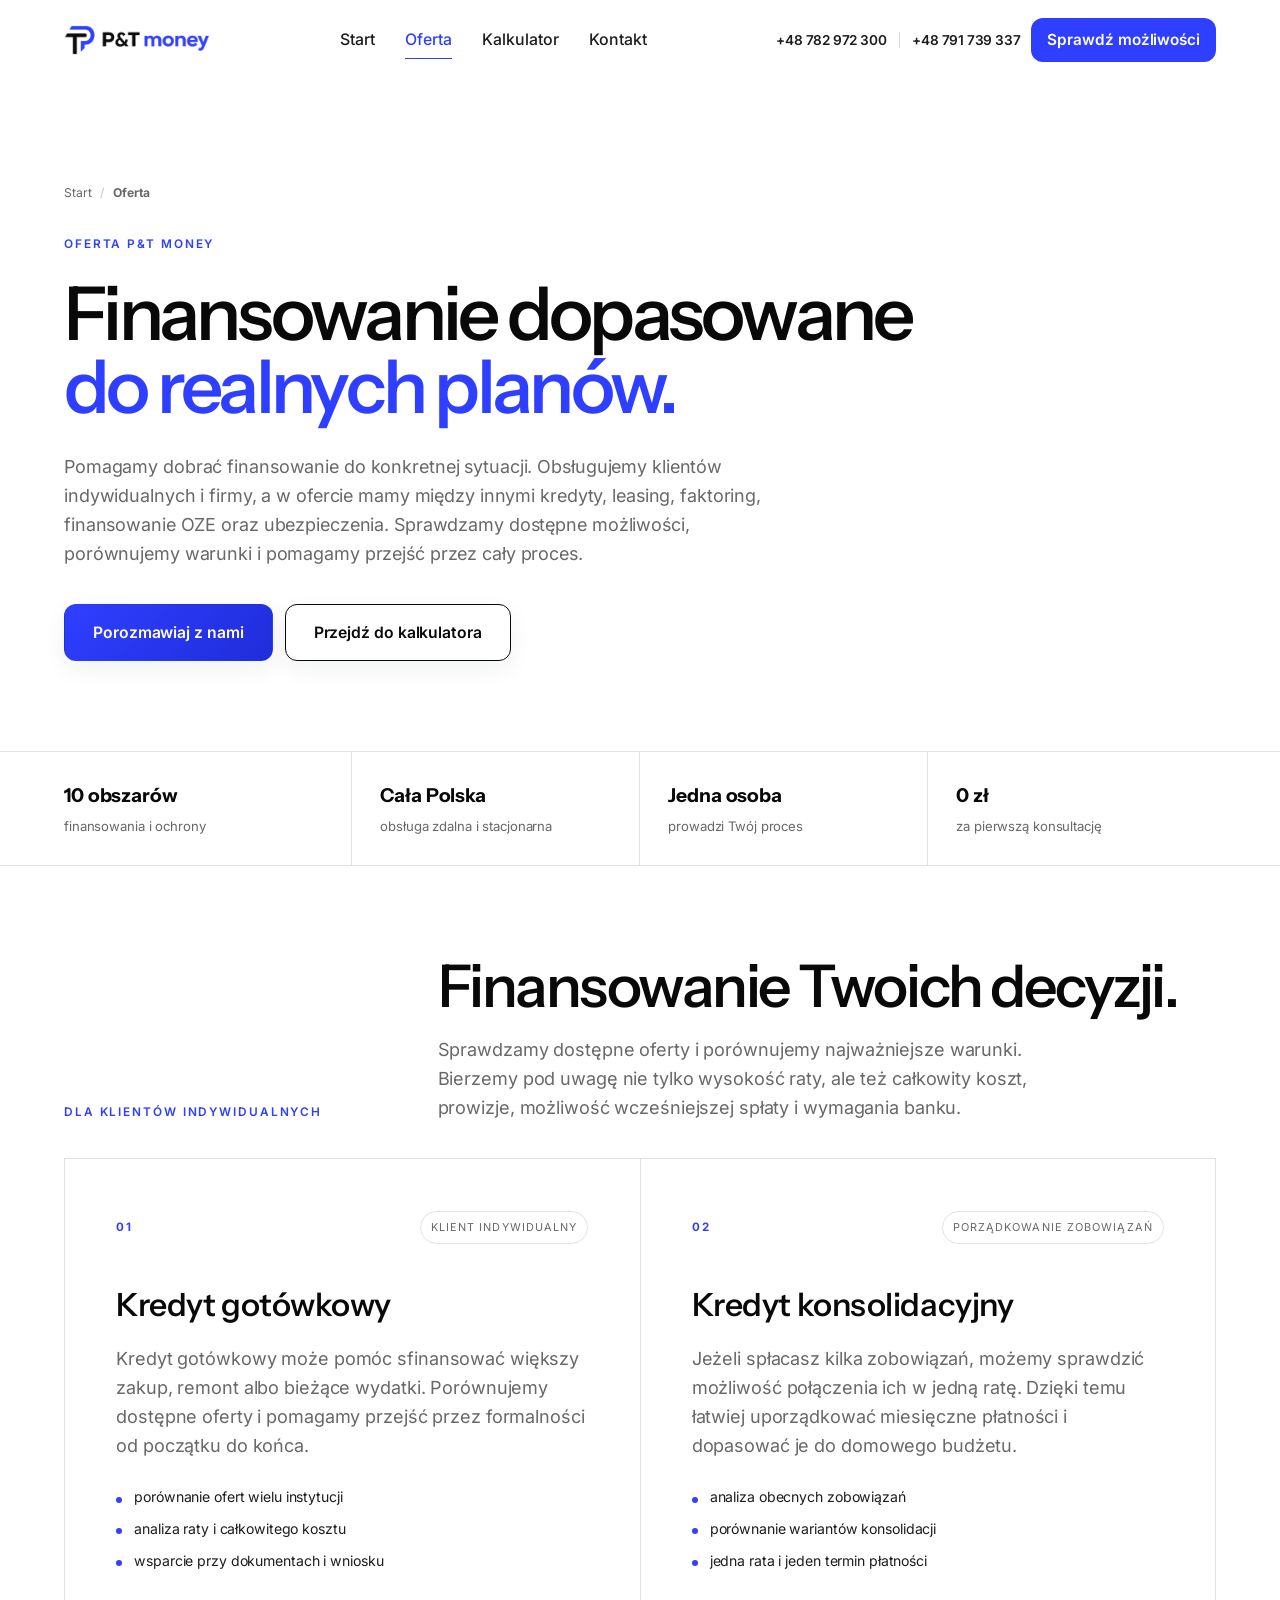
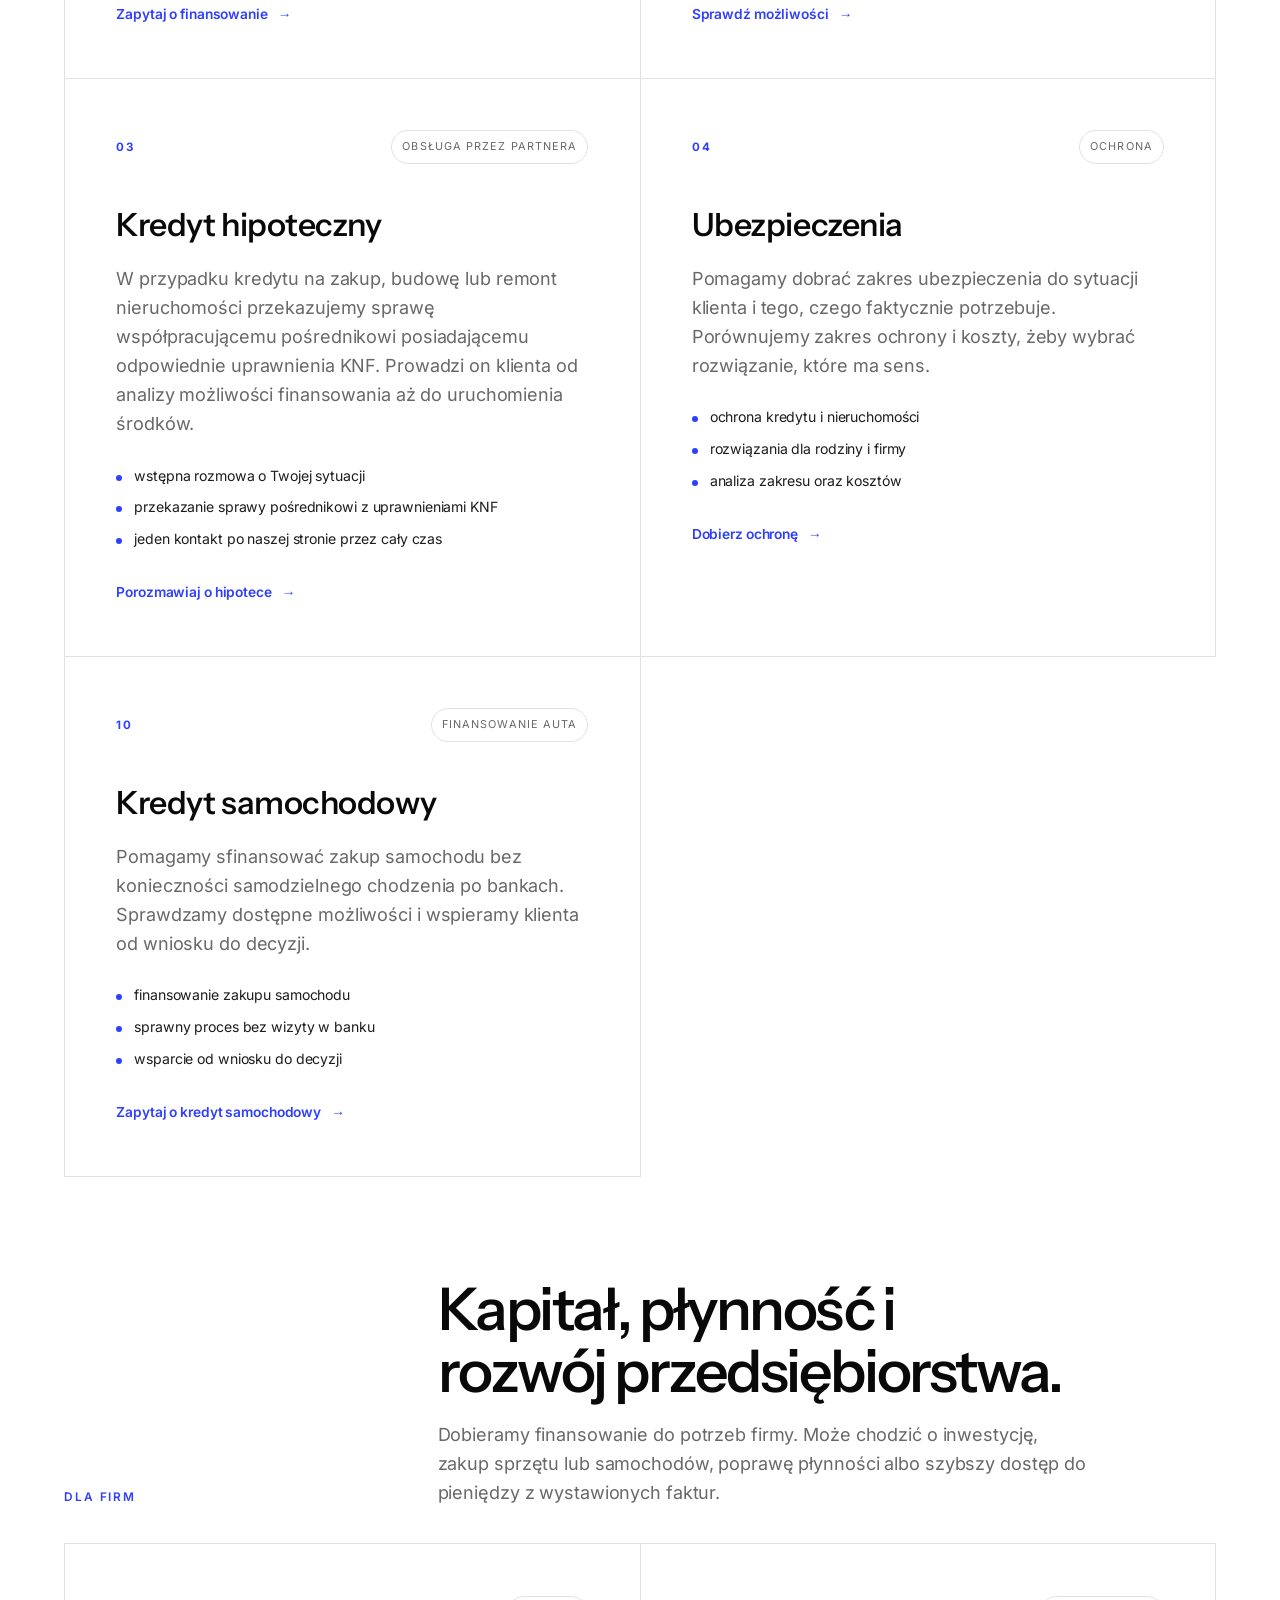
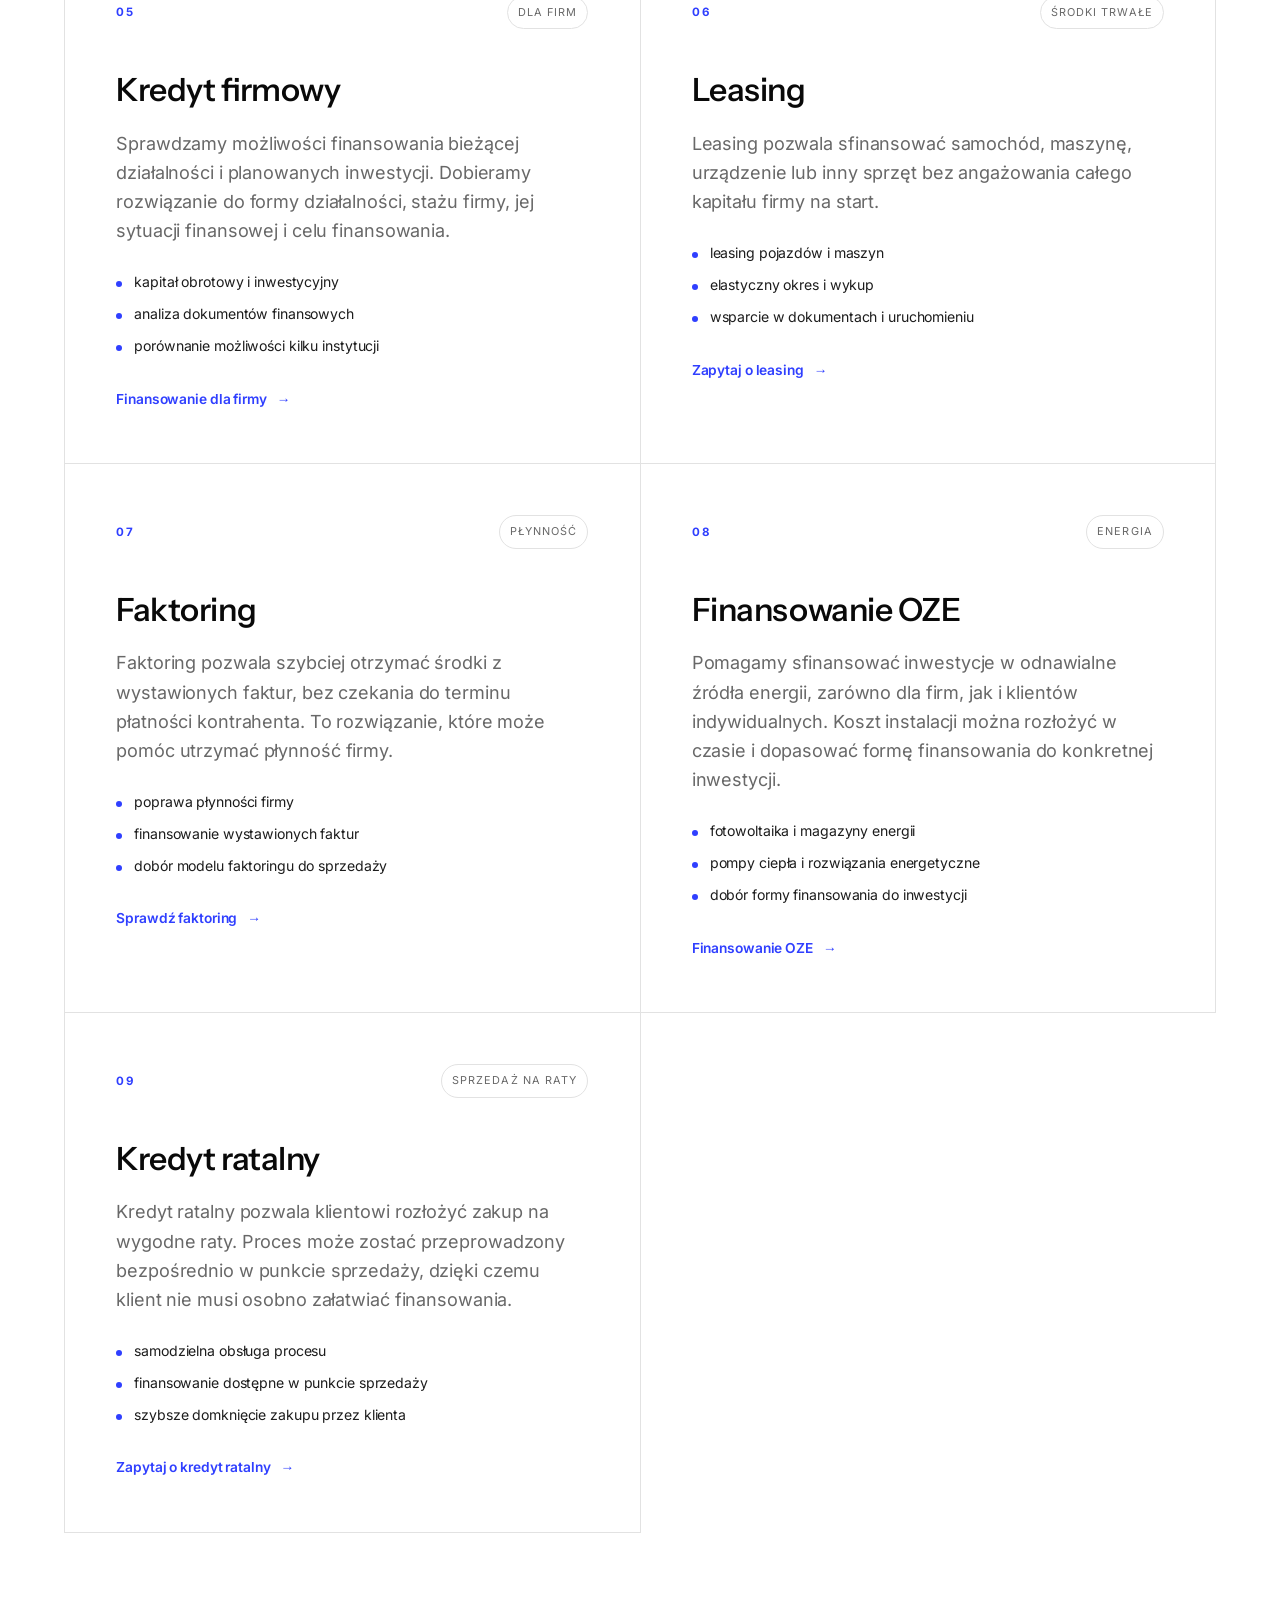
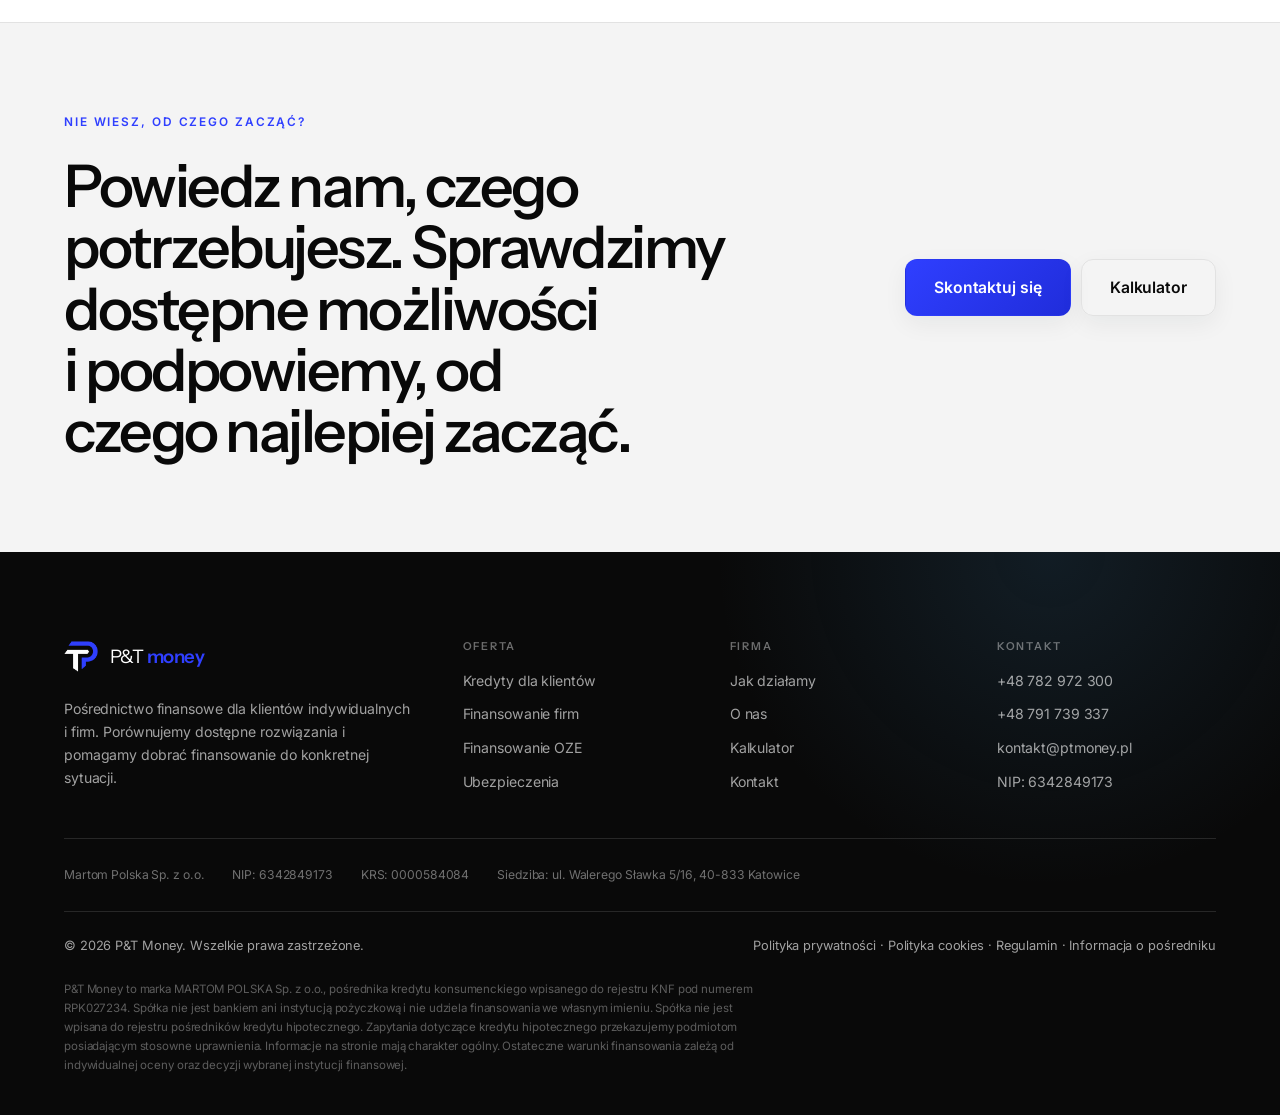
<file: oferta.html>
<!DOCTYPE html>

<html lang="pl">
<head>
<meta charset="utf-8"/>
<meta content="width=device-width, initial-scale=1" name="viewport"/>
<meta content="#FFFFFF" name="theme-color"/>
<!-- Czcionki z własnego serwera, nie z Google — patrz fonts/fonts.css -->
<link rel="stylesheet" href="./fonts/fonts.css?v=1">
<link href="./styles.css?v=20260905-1" rel="stylesheet"/>
<link rel="stylesheet" href="./header-shared.css?v=20260905-1">
<link href="./favicon.png" rel="icon" sizes="128x128" type="image/png"/>
<link href="./apple-touch-icon.png" rel="apple-touch-icon"/>
<script>document.documentElement.classList.add('js');</script>
<script defer="" src="./dane.js?v=20260905-1"></script>
<script defer="" src="./main.js?v=20260905-1"></script>
<title>Oferta | Kredyty, leasing, faktoring i OZE | P&amp;T Money</title>
<meta content="Poznaj ofertę P&amp;T Money: kredyty, konsolidacja, hipoteki, finansowanie firm, leasing, faktoring, OZE i ubezpieczenia. Prowadzimy Cię przez cały proces." name="description"/>
<link href="https://jakubskrzypiec.github.io/ptmoney/oferta.html" rel="canonical"/>
</head>
<body>
<a class="skip-link" href="#main">Przejdź do treści</a>
<header class="pt-header" id="top">
  <div class="pt-header__inner">
    <a class="pt-header__brand" href="index.html" aria-label="P&amp;T Money — strona główna">
      <img src="./logo-horizontal.png" alt="P&amp;T Money" width="174" height="36">
    </a>
    <nav class="pt-header__nav" aria-label="Główna nawigacja">
      <a href="index.html">Start</a>
      <a aria-current="page" href="oferta.html">Oferta</a>
      <a href="kalkulator.html">Kalkulator</a>
      <a href="kontakt.html">Kontakt</a>
    </nav>
    <div class="pt-header__actions">
      <a class="pt-header__phone" href="tel:+48782972300" aria-label="Zadzwoń: +48 782 972 300">+48 782 972 300</a>
      <a class="pt-header__phone pt-header__phone--person" data-phone="secondary" data-label="Paulina" href="tel:+48791739337" aria-label="Zadzwoń do Pauliny: +48 791 739 337">+48 791 739 337</a>
      <a class="pt-header__cta" href="kontakt.html">Sprawdź możliwości</a>
      <button class="pt-header__toggle" id="menuToggle" type="button" aria-label="Otwórz menu" aria-expanded="false" aria-controls="mobileNav">
        <span></span><span></span><span></span>
      </button>
    </div>
  </div>
  <nav class="pt-header__mobile" id="mobileNav" aria-label="Nawigacja mobilna" hidden>
    <div class="pt-header__mobile-inner">
      <a href="index.html">Start</a>
      <a aria-current="page" href="oferta.html">Oferta</a>
      <a href="kalkulator.html">Kalkulator</a>
      <a href="kontakt.html">Kontakt</a>
    </div>
  </nav>
</header>
<main class="subpage-main" id="main">
<section class="page-hero page-hero--light">
<div class="container">
<div class="page-hero-breadcrumb"><a href="index.html">Start</a><span>/</span><strong>Oferta</strong></div>
<p class="eyebrow">Oferta P&amp;T Money</p>
<h1>Finansowanie dopasowane<br/><em>do realnych planów.</em></h1>
<p class="page-hero-lead">Pomagamy dobrać finansowanie do konkretnej sytuacji. Obsługujemy klientów indywidualnych i firmy, a w ofercie mamy między innymi kredyty, leasing, faktoring, finansowanie OZE oraz ubezpieczenia. Sprawdzamy dostępne możliwości, porównujemy warunki i pomagamy przejść przez cały proces.</p>
<div class="page-hero-actions">
<a class="btn btn--primary" href="kontakt.html">Porozmawiaj z nami</a>
<a class="btn btn--ghost" href="kalkulator.html">Przejdź do kalkulatora</a>
</div>
</div>
</section>
<section aria-label="Najważniejsze informacje" class="page-stat-strip">
<div class="container page-stat-grid">
<div class="page-stat"><strong>10 obszarów</strong><span>finansowania i ochrony</span></div>
<div class="page-stat"><strong>Cała Polska</strong><span>obsługa zdalna i stacjonarna</span></div>
<div class="page-stat"><strong>Jedna osoba</strong><span>prowadzi Twój proces</span></div>
<div class="page-stat"><strong>0 zł</strong><span>za pierwszą konsultację</span></div>
</div>
</section>
<section class="section" id="klienci">
<div class="container offer-groups">
<div>
<div class="offer-group-head reveal">
<p class="eyebrow">Dla klientów indywidualnych</p>
<div>
<h2>Finansowanie Twoich decyzji.</h2>
<p>Sprawdzamy dostępne oferty i porównujemy najważniejsze warunki. Bierzemy pod uwagę nie tylko wysokość raty, ale też całkowity koszt, prowizje, możliwość wcześniejszej spłaty i wymagania banku.</p>
</div>
</div>
<div class="service-grid">
<article class="service-card reveal">
<div class="service-top"><span class="service-index">01</span><span class="service-kind">Klient indywidualny</span></div>
<h3>Kredyt gotówkowy</h3>
<p>Kredyt gotówkowy może pomóc sfinansować większy zakup, remont albo bieżące wydatki. Porównujemy dostępne oferty i pomagamy przejść przez formalności od początku do końca.</p>
<ul class="service-points"><li>porównanie ofert wielu instytucji</li><li>analiza raty i całkowitego kosztu</li><li>wsparcie przy dokumentach i wniosku</li></ul>
<a class="service-link" href="kontakt.html?produkt=kredyt-gotowkowy">Zapytaj o finansowanie</a>
</article>
<article class="service-card reveal">
<div class="service-top"><span class="service-index">02</span><span class="service-kind">Porządkowanie zobowiązań</span></div>
<h3>Kredyt konsolidacyjny</h3>
<p>Jeżeli spłacasz kilka zobowiązań, możemy sprawdzić możliwość połączenia ich w jedną ratę. Dzięki temu łatwiej uporządkować miesięczne płatności i dopasować je do domowego budżetu.</p>
<ul class="service-points"><li>analiza obecnych zobowiązań</li><li>porównanie wariantów konsolidacji</li><li>jedna rata i jeden termin płatności</li></ul>
<a class="service-link" href="kontakt.html?produkt=kredyt-konsolidacyjny">Sprawdź możliwości</a>
</article>
<article class="service-card reveal">
<div class="service-top"><span class="service-index">03</span><span class="service-kind">Obsługa przez partnera</span></div>
<h3>Kredyt hipoteczny</h3>
<!-- Spółka nie ma wpisu RPH — opis nie może sugerować, że sama prowadzi
     pośrednictwo hipoteczne. Patrz PRZEKAZANIE.md. -->
<p>W przypadku kredytu na zakup, budowę lub remont nieruchomości przekazujemy sprawę współpracującemu pośrednikowi posiadającemu odpowiednie uprawnienia KNF. Prowadzi on klienta od analizy możliwości finansowania aż do uruchomienia środków.</p>
<ul class="service-points"><li>wstępna rozmowa o Twojej sytuacji</li><li>przekazanie sprawy pośrednikowi z uprawnieniami KNF</li><li>jeden kontakt po naszej stronie przez cały czas</li></ul>
<a class="service-link" href="kontakt.html?produkt=kredyt-hipoteczny">Porozmawiaj o hipotece</a>
</article>
<article class="service-card reveal" id="ubezpieczenia">
<div class="service-top"><span class="service-index">04</span><span class="service-kind">Ochrona</span></div>
<h3>Ubezpieczenia</h3>
<p>Pomagamy dobrać zakres ubezpieczenia do sytuacji klienta i tego, czego faktycznie potrzebuje. Porównujemy zakres ochrony i koszty, żeby wybrać rozwiązanie, które ma sens.</p>
<ul class="service-points"><li>ochrona kredytu i nieruchomości</li><li>rozwiązania dla rodziny i firmy</li><li>analiza zakresu oraz kosztów</li></ul>
<a class="service-link" href="kontakt.html?produkt=ubezpieczenia">Dobierz ochronę</a>
</article>
<article class="service-card reveal">
<div class="service-top"><span class="service-index">10</span><span class="service-kind">Finansowanie auta</span></div>
<h3>Kredyt samochodowy</h3>
<p>Pomagamy sfinansować zakup samochodu bez konieczności samodzielnego chodzenia po bankach. Sprawdzamy dostępne możliwości i wspieramy klienta od wniosku do decyzji.</p>
<ul class="service-points"><li>finansowanie zakupu samochodu</li><li>sprawny proces bez wizyty w banku</li><li>wsparcie od wniosku do decyzji</li></ul>
<a class="service-link" href="kontakt.html?produkt=kredyt-samochodowy">Zapytaj o kredyt samochodowy</a>
</article>
</div>
</div>
<div id="firma">
<div class="offer-group-head reveal">
<p class="eyebrow">Dla firm</p>
<div>
<h2>Kapitał, płynność i rozwój przedsiębiorstwa.</h2>
<p>Dobieramy finansowanie do potrzeb firmy. Może chodzić o inwestycję, zakup sprzętu lub samochodów, poprawę płynności albo szybszy dostęp do pieniędzy z wystawionych faktur.</p>
</div>
</div>
<div class="service-grid">
<article class="service-card reveal">
<div class="service-top"><span class="service-index">05</span><span class="service-kind">Dla firm</span></div>
<h3>Kredyt firmowy</h3>
<p>Sprawdzamy możliwości finansowania bieżącej działalności i planowanych inwestycji. Dobieramy rozwiązanie do formy działalności, stażu firmy, jej sytuacji finansowej i celu finansowania.</p>
<ul class="service-points"><li>kapitał obrotowy i inwestycyjny</li><li>analiza dokumentów finansowych</li><li>porównanie możliwości kilku instytucji</li></ul>
<a class="service-link" href="kontakt.html?produkt=kredyt-firmowy">Finansowanie dla firmy</a>
</article>
<article class="service-card reveal">
<div class="service-top"><span class="service-index">06</span><span class="service-kind">Środki trwałe</span></div>
<h3>Leasing</h3>
<p>Leasing pozwala sfinansować samochód, maszynę, urządzenie lub inny sprzęt bez angażowania całego kapitału firmy na start.</p>
<ul class="service-points"><li>leasing pojazdów i maszyn</li><li>elastyczny okres i wykup</li><li>wsparcie w dokumentach i uruchomieniu</li></ul>
<a class="service-link" href="kontakt.html?produkt=leasing">Zapytaj o leasing</a>
</article>
<article class="service-card reveal">
<div class="service-top"><span class="service-index">07</span><span class="service-kind">Płynność</span></div>
<h3>Faktoring</h3>
<p>Faktoring pozwala szybciej otrzymać środki z wystawionych faktur, bez czekania do terminu płatności kontrahenta. To rozwiązanie, które może pomóc utrzymać płynność firmy.</p>
<ul class="service-points"><li>poprawa płynności firmy</li><li>finansowanie wystawionych faktur</li><li>dobór modelu faktoringu do sprzedaży</li></ul>
<a class="service-link" href="kontakt.html?produkt=faktoring">Sprawdź faktoring</a>
</article>
<article class="service-card reveal" id="oze">
<div class="service-top"><span class="service-index">08</span><span class="service-kind">Energia</span></div>
<h3>Finansowanie OZE</h3>
<p>Pomagamy sfinansować inwestycje w odnawialne źródła energii, zarówno dla firm, jak i klientów indywidualnych. Koszt instalacji można rozłożyć w czasie i dopasować formę finansowania do konkretnej inwestycji.</p>
<ul class="service-points"><li>fotowoltaika i magazyny energii</li><li>pompy ciepła i rozwiązania energetyczne</li><li>dobór formy finansowania do inwestycji</li></ul>
<a class="service-link" href="kontakt.html?produkt=oze">Finansowanie OZE</a>
</article>
<article class="service-card reveal">
<div class="service-top"><span class="service-index">09</span><span class="service-kind">Sprzedaż na raty</span></div>
<h3>Kredyt ratalny</h3>
<p>Kredyt ratalny pozwala klientowi rozłożyć zakup na wygodne raty. Proces może zostać przeprowadzony bezpośrednio w punkcie sprzedaży, dzięki czemu klient nie musi osobno załatwiać finansowania.</p>
<ul class="service-points"><li>samodzielna obsługa procesu</li><li>finansowanie dostępne w punkcie sprzedaży</li><li>szybsze domknięcie zakupu przez klienta</li></ul>
<a class="service-link" href="kontakt.html?produkt=kredyt-ratalny">Zapytaj o kredyt ratalny</a>
</article>
</div>
</div>

</div>
</section>

<section class="subpage-cta">
<div class="container subpage-cta-inner">
<div><p class="eyebrow">Nie wiesz, od czego zacząć?</p><h2>Powiedz nam, czego potrzebujesz. Sprawdzimy dostępne możliwości i podpowiemy, od czego najlepiej zacząć.</h2></div>
<div class="subpage-cta-actions"><a class="btn btn--primary" href="kontakt.html">Skontaktuj się</a><a class="btn btn--ghost" href="kalkulator.html">Kalkulator</a></div>
</div>
</section>
</main>
<footer class="site-footer">
<div class="container">
<div class="footer-grid">
<div class="footer-brand">
<a aria-label="P&amp;T Money — strona główna" class="footer-logo" href="index.html">
<img alt="" height="42" src="./logo-mark-light.png" width="46"/>
<span>P&amp;T <strong>money</strong></span>
</a>
<p>Pośrednictwo finansowe dla klientów indywidualnych i firm. Porównujemy dostępne rozwiązania i pomagamy dobrać finansowanie do konkretnej sytuacji.</p>
</div>
<div class="footer-col">
<h2>Oferta</h2>
<a href="oferta.html#klienci">Kredyty dla klientów</a>
<a href="oferta.html#firma">Finansowanie firm</a>
<a href="oferta.html#oze">Finansowanie OZE</a>
<a href="oferta.html#ubezpieczenia">Ubezpieczenia</a>
</div>
<div class="footer-col">
<h2>Firma</h2>
<a href="index.html#jak-to-dziala">Jak działamy</a>
<a href="index.html#zespol">O nas</a>
<a href="kalkulator.html">Kalkulator</a>
<a href="kontakt.html">Kontakt</a>
</div>
<div class="footer-col">
<h2>Kontakt</h2>
<a href="tel:+48782972300">+48 782 972 300</a>
<a data-phone="secondary" href="tel:+48791739337">+48 791 739 337</a>
<a href="mailto:kontakt@ptmoney.pl">kontakt@ptmoney.pl</a>
<span>NIP: 6342849173</span>
</div>
</div>
<div aria-label="Dane rejestrowe" class="footer-registry">
<span>Martom Polska Sp. z o.o.</span><span>NIP: 6342849173</span><span>KRS: 0000584084</span><span>Siedziba: ul. Walerego Sławka 5/16, 40-833 Katowice</span>
</div>
<div class="footer-bottom">
<p>© 2026 P&amp;T Money. Wszelkie prawa zastrzeżone.</p>
<p><a href="polityka-prywatnosci.html">Polityka prywatności</a> · <a href="polityka-cookies.html">Polityka cookies</a> · <a href="regulamin.html">Regulamin</a> · <a href="informacja-o-posredniku.html">Informacja o pośredniku</a></p>
</div>
<p class="footer-disclaimer">P&amp;T Money to marka MARTOM POLSKA Sp. z o.o., pośrednika kredytu konsumenckiego wpisanego do rejestru KNF pod numerem RPK027234. Spółka nie jest bankiem ani instytucją pożyczkową i nie udziela finansowania we własnym imieniu. Spółka nie jest wpisana do rejestru pośredników kredytu hipotecznego. Zapytania dotyczące kredytu hipotecznego przekazujemy podmiotom posiadającym stosowne uprawnienia. Informacje na stronie mają charakter ogólny. Ostateczne warunki finansowania zależą od indywidualnej oceny oraz decyzji wybranej instytucji finansowej.</p>
</div>
</footer>
<div aria-label="Szybki kontakt" class="mobile-bottom-bar"><a class="btn btn--ghost" href="tel:+48782972300">Zadzwoń</a><a class="btn btn--primary" href="kontakt.html">Kontakt</a></div>
</body>
</html>
</file>
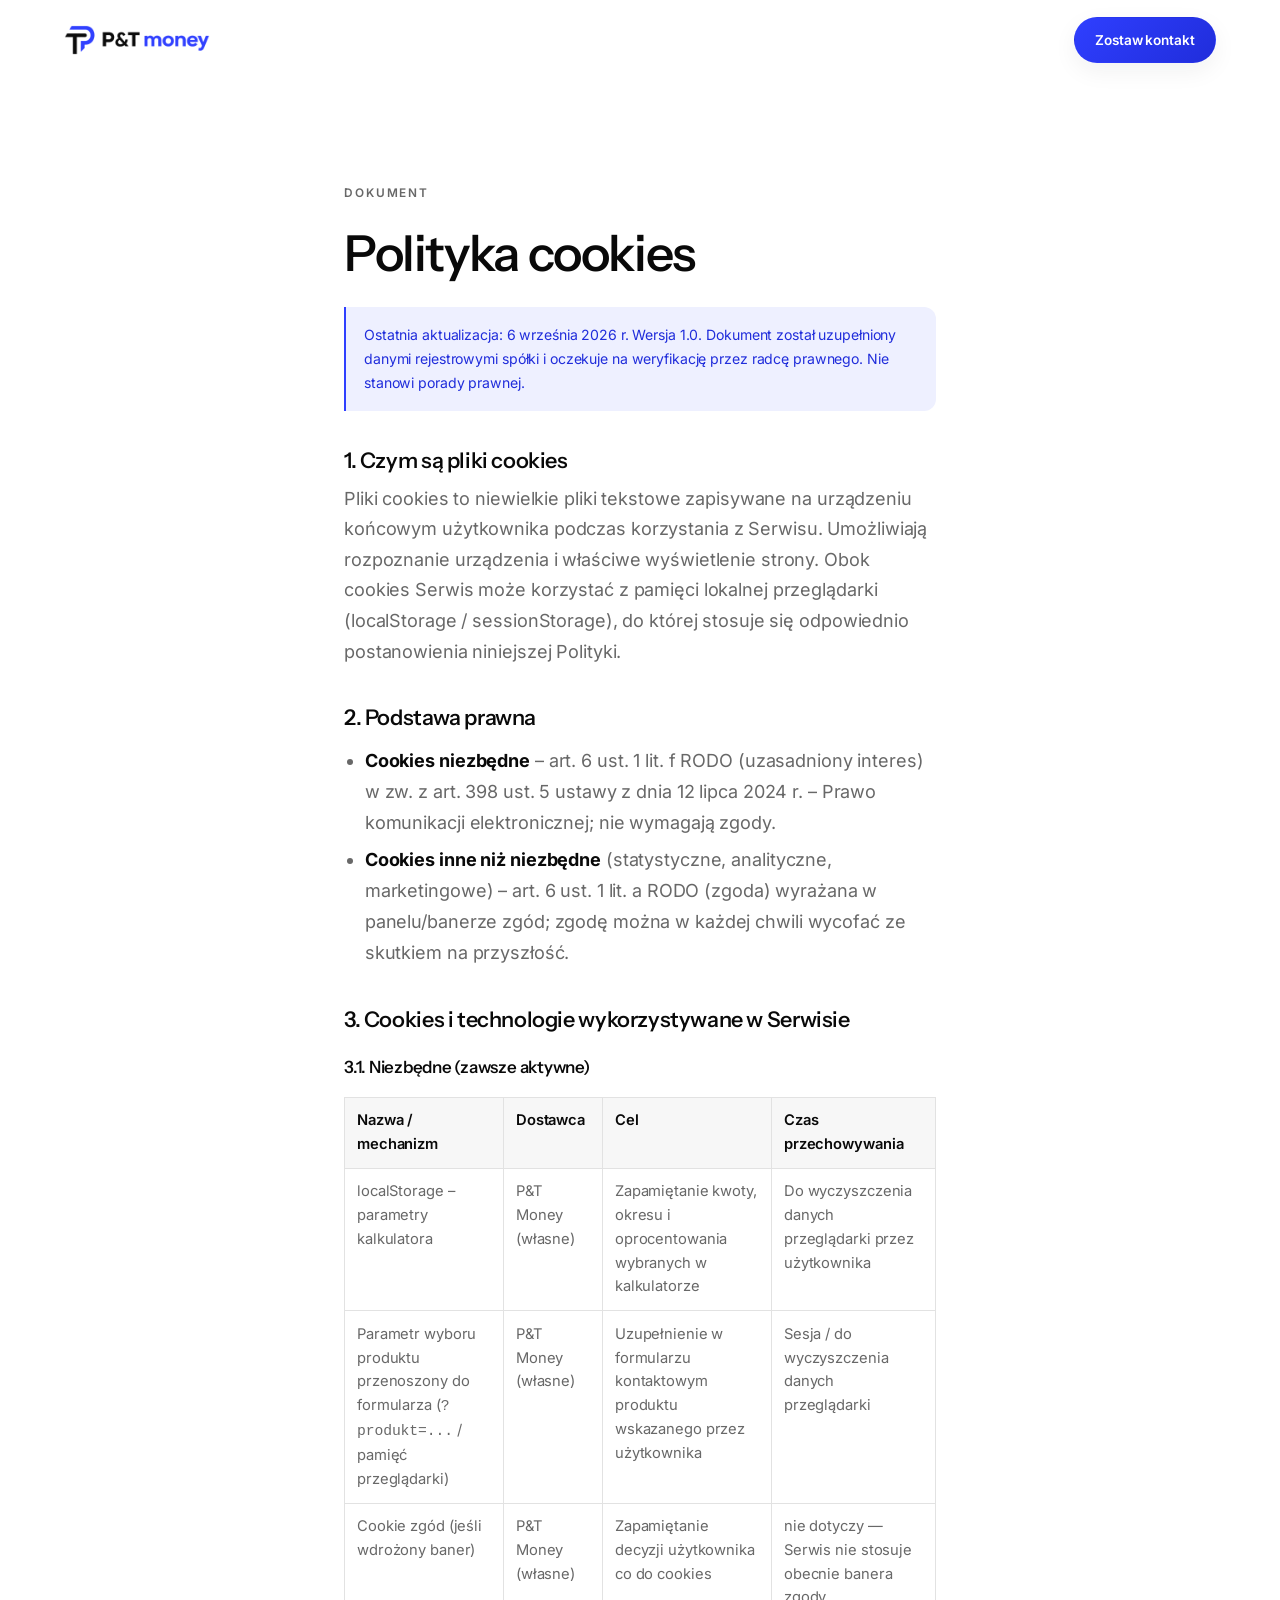
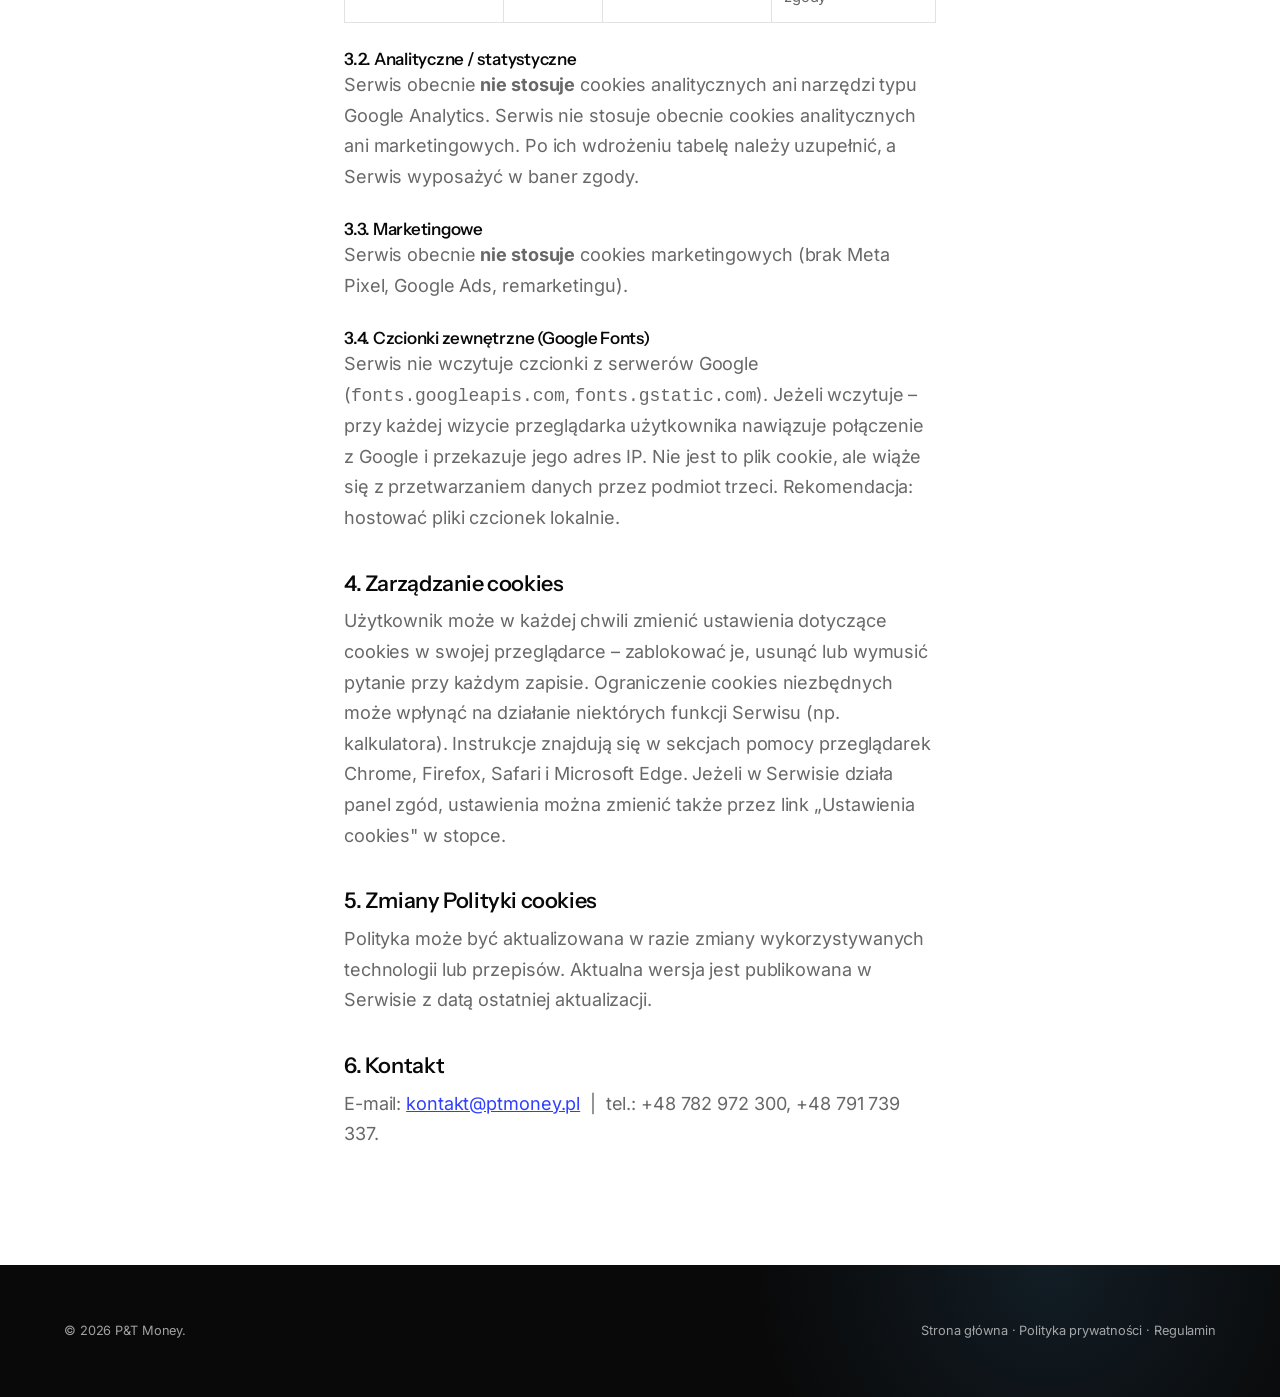
<file: polityka-cookies.html>
<!doctype html>
<html lang="pl">
<head>
<meta charset="utf-8">
<meta name="viewport" content="width=device-width, initial-scale=1">
<title>Polityka cookies | P&amp;T Money</title>
<meta name="robots" content="index,follow">
<!-- Czcionki z własnego serwera, nie z Google — patrz fonts/fonts.css -->
<link rel="stylesheet" href="./fonts/fonts.css?v=1">
<link rel="icon" type="image/png" sizes="128x128" href="./favicon.png">
<link rel="apple-touch-icon" href="./apple-touch-icon.png">
<link rel="canonical" href="https://jakubskrzypiec.github.io/ptmoney/polityka-cookies.html">
<link rel="stylesheet" href="./styles.css?v=20260906-1">
<link rel="stylesheet" href="./header-shared.css?v=20260906-1">
<script defer src="./dane.js?v=20260906-1"></script>
</head>
<body>
<header class="site-header"><div class="container header-inner"><a class="brand" href="./index.html"><img src="./logo-horizontal.png" alt="P&amp;T Money" width="174" height="36"></a><a class="btn btn--primary btn--header" style="display:inline-flex" href="./kontakt.html">Zostaw kontakt</a></div></header>
<main class="legal-page"><div class="legal-wrap">
<p class="eyebrow">Dokument</p>
<h1>Polityka cookies</h1>
<p class="legal-note">Ostatnia aktualizacja: 6 września 2026 r. Wersja 1.0. Dokument został uzupełniony danymi rejestrowymi spółki i oczekuje na weryfikację przez radcę prawnego. Nie stanowi porady prawnej.</p>

<h2>1. Czym są pliki cookies</h2>
<p>Pliki cookies to niewielkie pliki tekstowe zapisywane na urządzeniu końcowym użytkownika podczas korzystania z Serwisu. Umożliwiają rozpoznanie urządzenia i właściwe wyświetlenie strony. Obok cookies Serwis może korzystać z pamięci lokalnej przeglądarki (localStorage / sessionStorage), do której stosuje się odpowiednio postanowienia niniejszej Polityki.</p>

<h2>2. Podstawa prawna</h2>
<ul>
<li><strong>Cookies niezbędne</strong> – art. 6 ust. 1 lit. f RODO (uzasadniony interes) w zw. z art. 398 ust. 5 ustawy z dnia 12 lipca 2024 r. – Prawo komunikacji elektronicznej; nie wymagają zgody.</li>
<li><strong>Cookies inne niż niezbędne</strong> (statystyczne, analityczne, marketingowe) – art. 6 ust. 1 lit. a RODO (zgoda) wyrażana w panelu/banerze zgód; zgodę można w każdej chwili wycofać ze skutkiem na przyszłość.</li>
</ul>

<h2>3. Cookies i technologie wykorzystywane w Serwisie</h2>
<h3>3.1. Niezbędne (zawsze aktywne)</h3>
<div class="table-scroll">
<table>
<thead><tr><th>Nazwa / mechanizm</th><th>Dostawca</th><th>Cel</th><th>Czas przechowywania</th></tr></thead>
<tbody>
<tr><td>localStorage – parametry kalkulatora</td><td>P&amp;T Money (własne)</td><td>Zapamiętanie kwoty, okresu i oprocentowania wybranych w kalkulatorze</td><td>Do wyczyszczenia danych przeglądarki przez użytkownika</td></tr>
<tr><td>Parametr wyboru produktu przenoszony do formularza (<code>?produkt=...</code> / pamięć przeglądarki)</td><td>P&amp;T Money (własne)</td><td>Uzupełnienie w formularzu kontaktowym produktu wskazanego przez użytkownika</td><td>Sesja / do wyczyszczenia danych przeglądarki</td></tr>
<tr><td>Cookie zgód (jeśli wdrożony baner)</td><td>P&amp;T Money (własne)</td><td>Zapamiętanie decyzji użytkownika co do cookies</td><td>nie dotyczy — Serwis nie stosuje obecnie banera zgody</td></tr>
</tbody>
</table>
</div>
<h3>3.2. Analityczne / statystyczne</h3>
<p>Serwis obecnie <strong>nie stosuje</strong> cookies analitycznych ani narzędzi typu Google Analytics. Serwis nie stosuje obecnie cookies analitycznych ani marketingowych. Po ich wdrożeniu tabelę należy uzupełnić, a Serwis wyposażyć w baner zgody.</p>
<h3>3.3. Marketingowe</h3>
<p>Serwis obecnie <strong>nie stosuje</strong> cookies marketingowych (brak Meta Pixel, Google Ads, remarketingu).</p>
<h3>3.4. Czcionki zewnętrzne (Google Fonts)</h3>
<p>Serwis nie wczytuje czcionki z serwerów Google (<code>fonts.googleapis.com</code>, <code>fonts.gstatic.com</code>). Jeżeli wczytuje – przy każdej wizycie przeglądarka użytkownika nawiązuje połączenie z Google i przekazuje jego adres IP. Nie jest to plik cookie, ale wiąże się z przetwarzaniem danych przez podmiot trzeci. Rekomendacja: hostować pliki czcionek lokalnie.</p>

<h2>4. Zarządzanie cookies</h2>
<p>Użytkownik może w każdej chwili zmienić ustawienia dotyczące cookies w swojej przeglądarce – zablokować je, usunąć lub wymusić pytanie przy każdym zapisie. Ograniczenie cookies niezbędnych może wpłynąć na działanie niektórych funkcji Serwisu (np. kalkulatora). Instrukcje znajdują się w sekcjach pomocy przeglądarek Chrome, Firefox, Safari i Microsoft Edge. Jeżeli w Serwisie działa panel zgód, ustawienia można zmienić także przez link „Ustawienia cookies" w stopce.</p>

<h2>5. Zmiany Polityki cookies</h2>
<p>Polityka może być aktualizowana w razie zmiany wykorzystywanych technologii lub przepisów. Aktualna wersja jest publikowana w Serwisie z datą ostatniej aktualizacji.</p>

<h2>6. Kontakt</h2>
<p>E-mail: <a href="mailto:kontakt@ptmoney.pl">kontakt@ptmoney.pl</a> &nbsp;|&nbsp; tel.: +48 782 972 300, +48 791 739 337.</p>
</div></main>
<footer class="site-footer"><div class="container"><div class="footer-bottom"><p>© 2026 P&amp;T Money.</p><p><a href="./index.html">Strona główna</a> · <a href="./polityka-prywatnosci.html">Polityka prywatności</a> · <a href="./regulamin.html">Regulamin</a></p></div></div></footer>
</body></html>
</file>
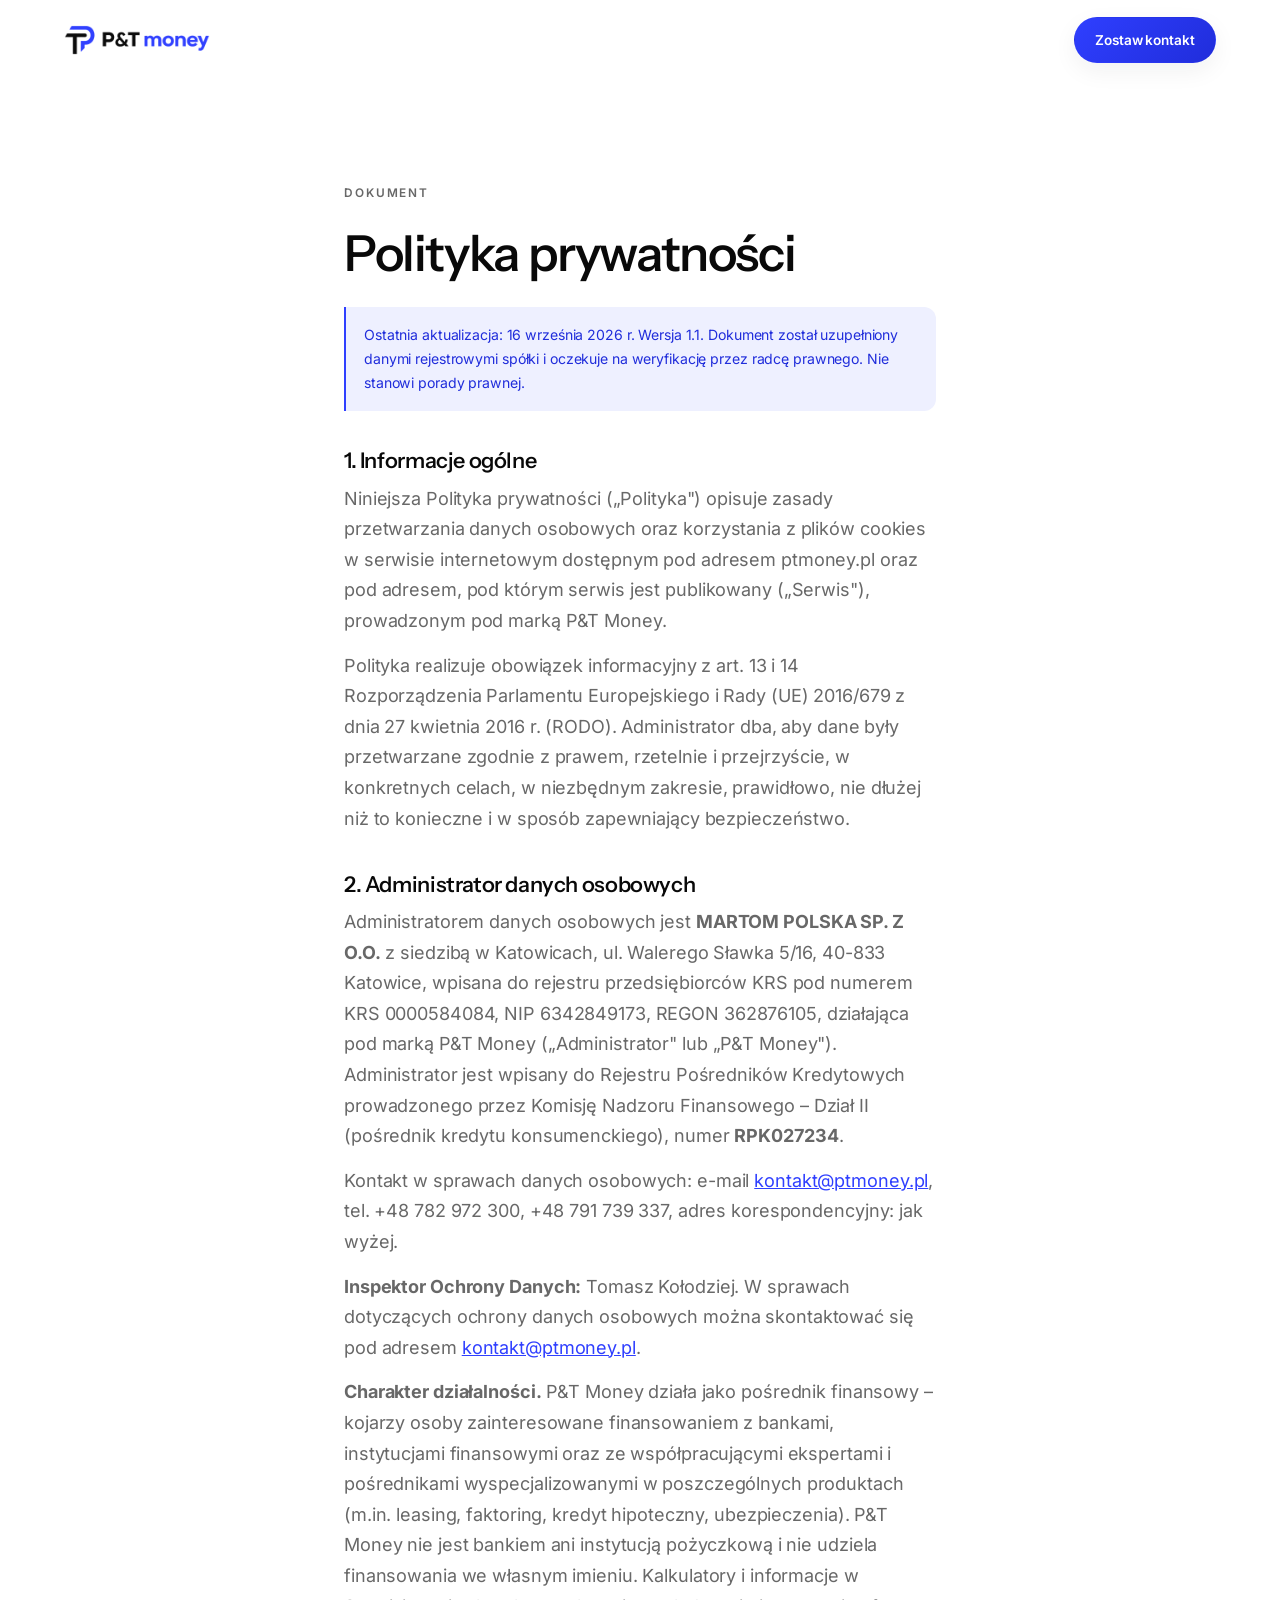
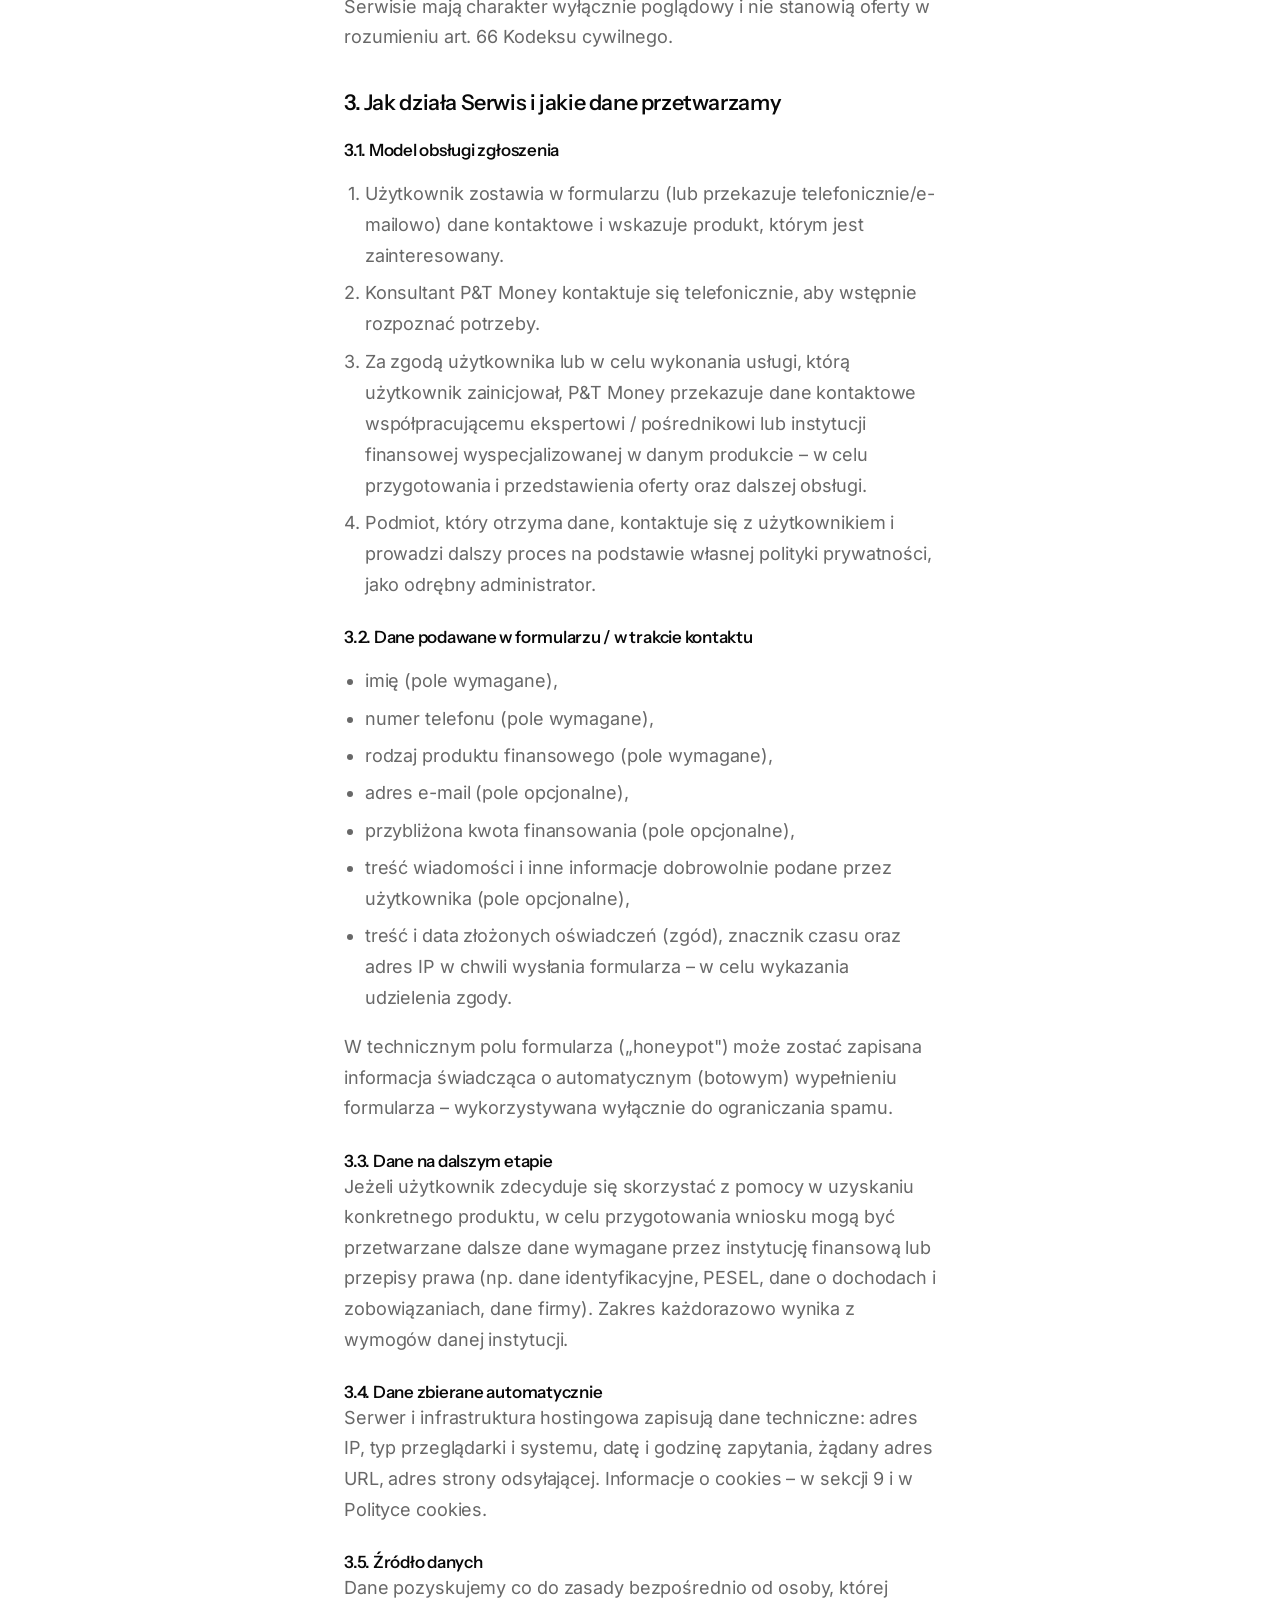
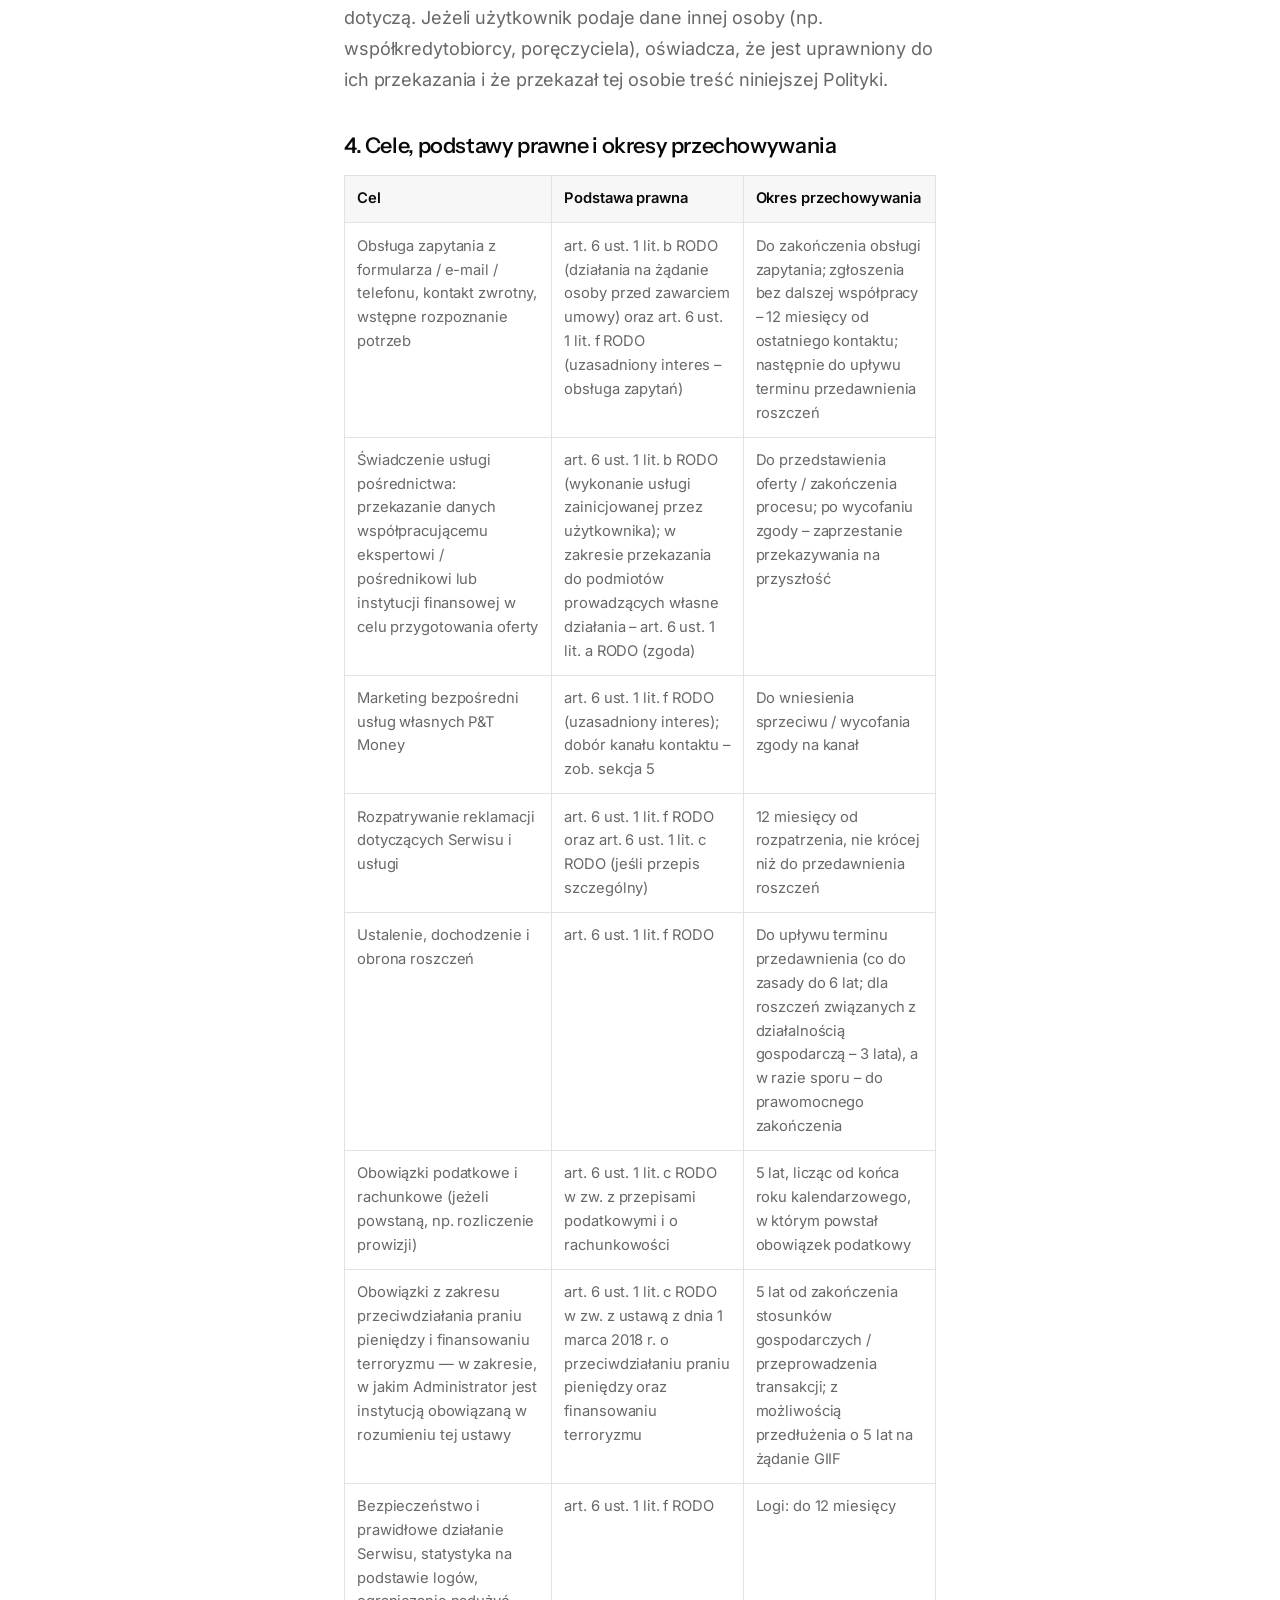
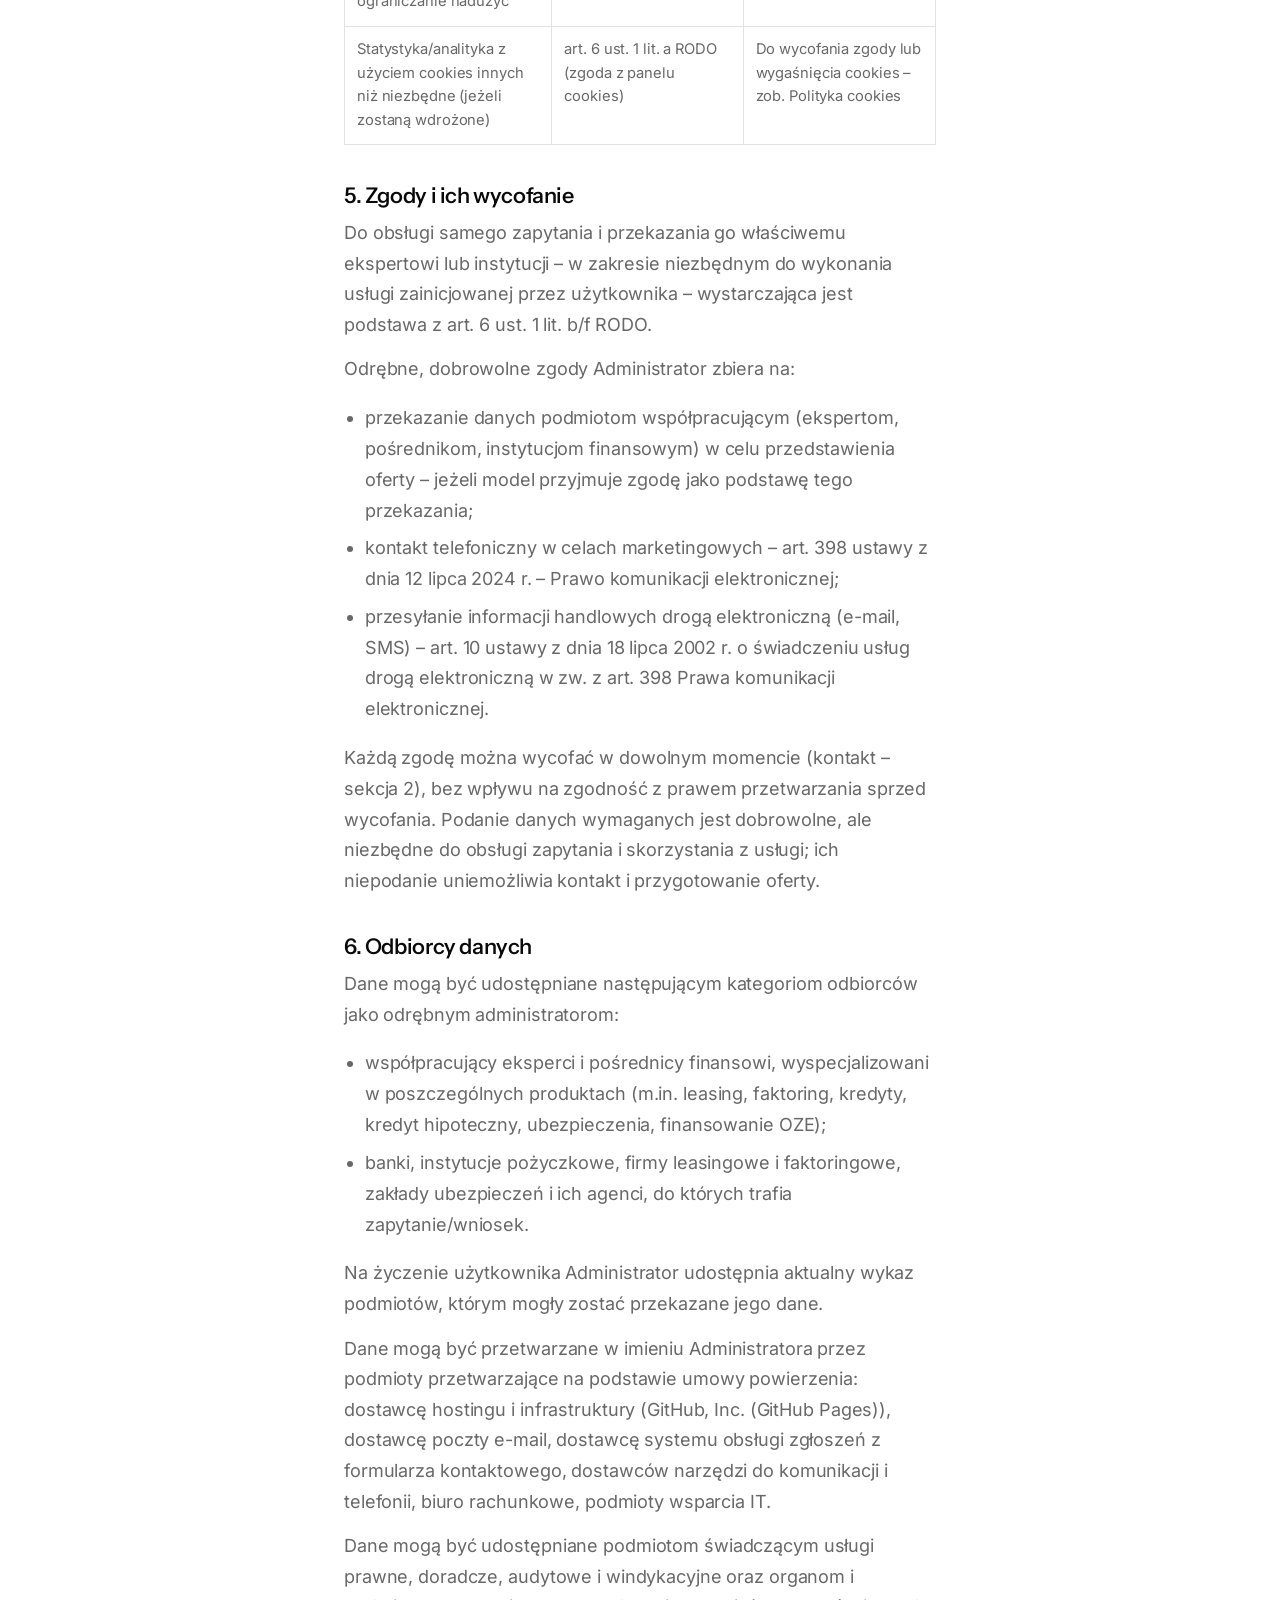
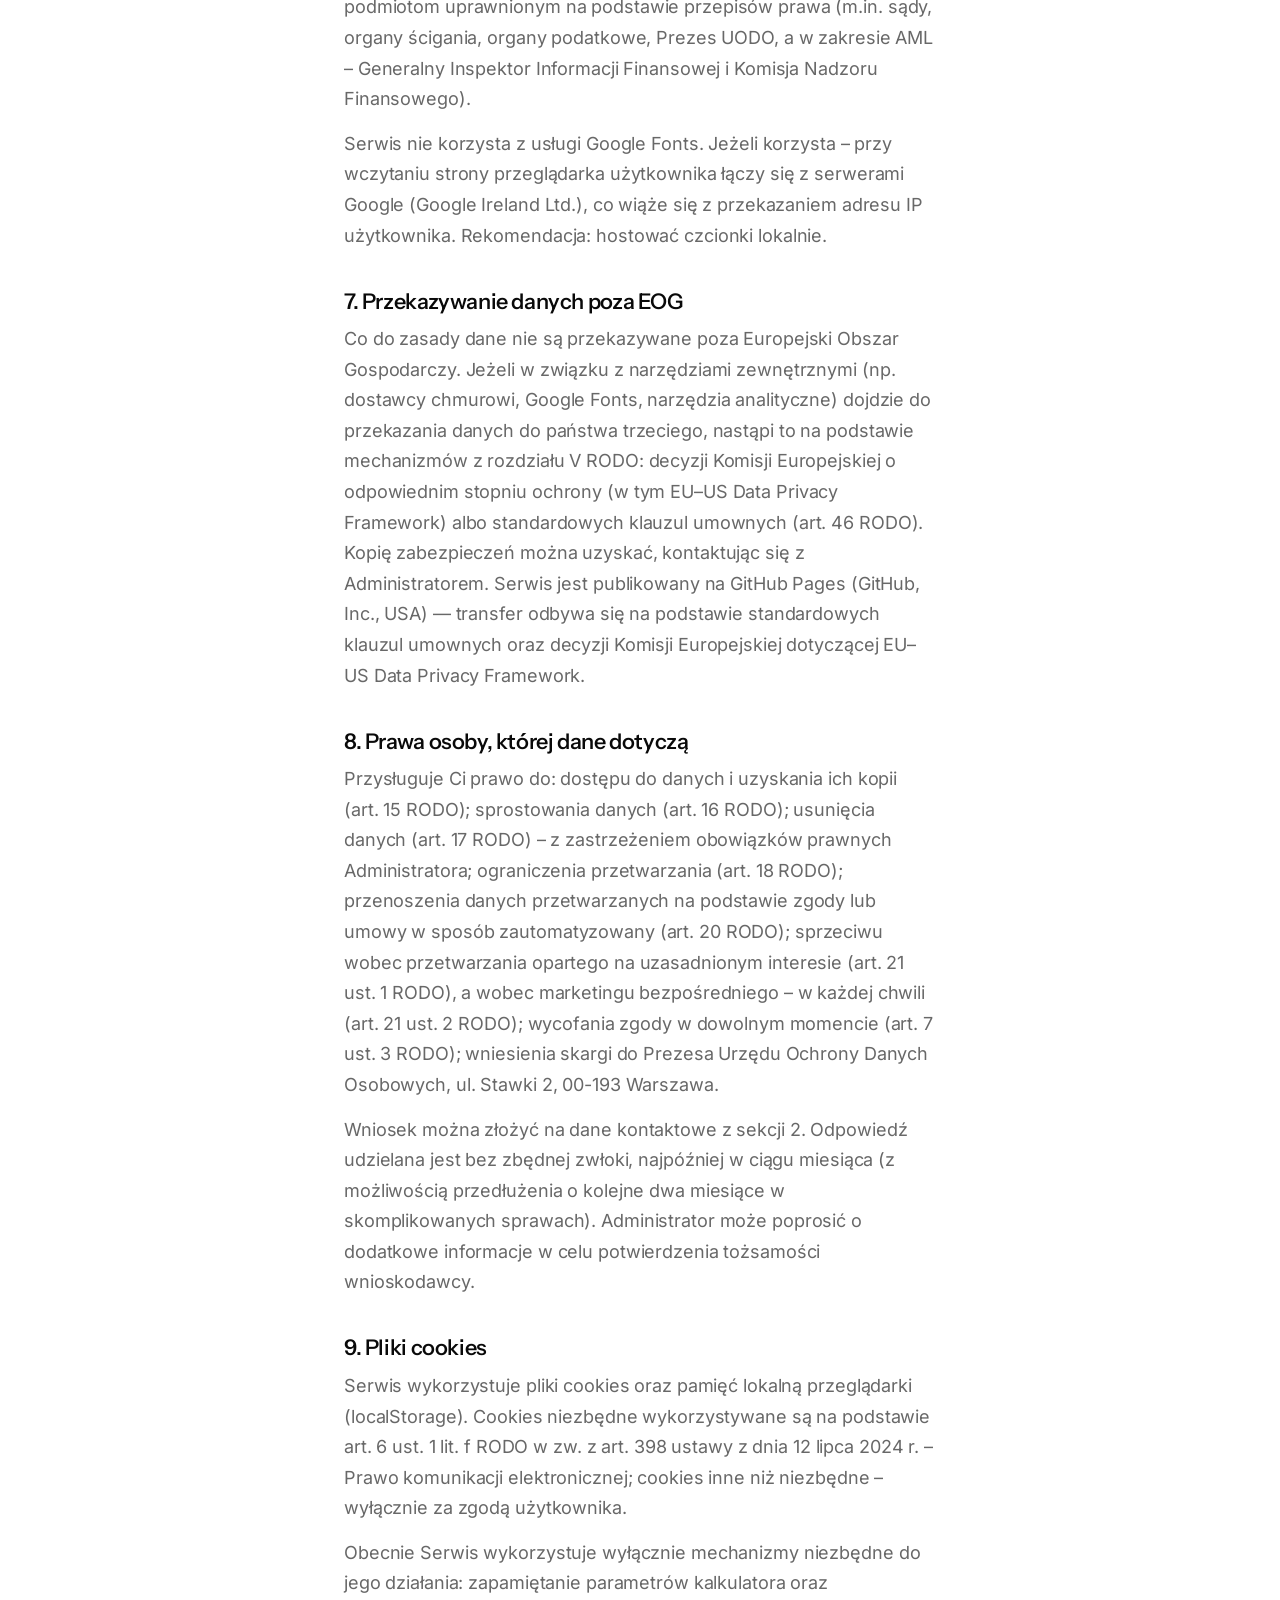
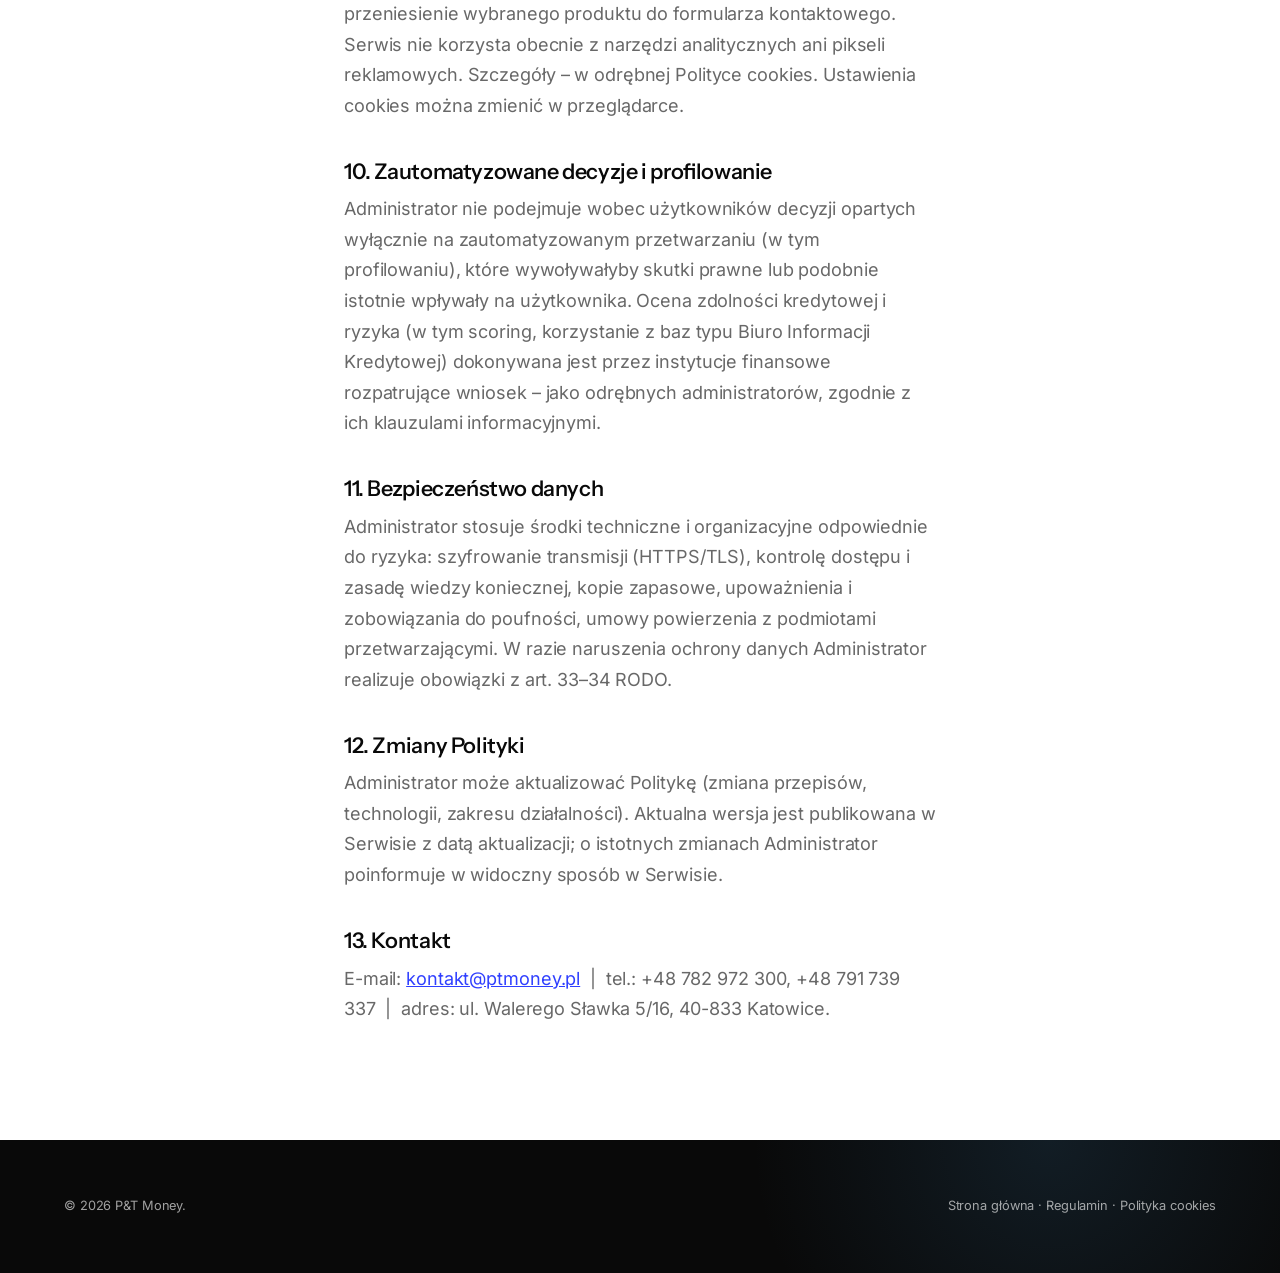
<file: polityka-prywatnosci.html>
<!doctype html>
<html lang="pl">
<head>
<meta charset="utf-8">
<meta name="viewport" content="width=device-width, initial-scale=1">
<title>Polityka prywatności | P&amp;T Money</title>
<meta name="robots" content="index,follow">
<!-- Czcionki z własnego serwera, nie z Google — patrz fonts/fonts.css -->
<link rel="stylesheet" href="./fonts/fonts.css?v=1">
<link rel="icon" type="image/png" sizes="128x128" href="./favicon.png">
<link rel="apple-touch-icon" href="./apple-touch-icon.png">
<link rel="canonical" href="https://jakubskrzypiec.github.io/ptmoney/polityka-prywatnosci.html">
<link rel="stylesheet" href="./styles.css?v=20260906-1">
<link rel="stylesheet" href="./header-shared.css?v=20260906-1">
<script defer src="./dane.js?v=20260906-1"></script>
</head>
<body>
<header class="site-header"><div class="container header-inner"><a class="brand" href="./index.html"><img src="./logo-horizontal.png" alt="P&amp;T Money" width="174" height="36"></a><a class="btn btn--primary btn--header" style="display:inline-flex" href="./kontakt.html">Zostaw kontakt</a></div></header>
<main class="legal-page"><div class="legal-wrap">
<p class="eyebrow">Dokument</p>
<h1>Polityka prywatności</h1>
<p class="legal-note">Ostatnia aktualizacja: 16 września 2026 r. Wersja 1.1. Dokument został uzupełniony danymi rejestrowymi spółki i oczekuje na weryfikację przez radcę prawnego. Nie stanowi porady prawnej.</p>

<h2>1. Informacje ogólne</h2>
<p>Niniejsza Polityka prywatności („Polityka") opisuje zasady przetwarzania danych osobowych oraz korzystania z plików cookies w serwisie internetowym dostępnym pod adresem ptmoney.pl oraz pod adresem, pod którym serwis jest publikowany („Serwis"), prowadzonym pod marką P&amp;T Money.</p>
<p>Polityka realizuje obowiązek informacyjny z art. 13 i 14 Rozporządzenia Parlamentu Europejskiego i Rady (UE) 2016/679 z dnia 27 kwietnia 2016 r. (RODO). Administrator dba, aby dane były przetwarzane zgodnie z prawem, rzetelnie i przejrzyście, w konkretnych celach, w niezbędnym zakresie, prawidłowo, nie dłużej niż to konieczne i w sposób zapewniający bezpieczeństwo.</p>

<h2>2. Administrator danych osobowych</h2>
<p>Administratorem danych osobowych jest <strong>MARTOM POLSKA SP. Z O.O.</strong> z siedzibą w Katowicach, ul. Walerego Sławka 5/16, 40-833 Katowice, wpisana do rejestru przedsiębiorców KRS pod numerem KRS 0000584084, NIP 6342849173, REGON 362876105, działająca pod marką P&amp;T Money („Administrator" lub „P&amp;T Money"). Administrator jest wpisany do Rejestru Pośredników Kredytowych prowadzonego przez Komisję Nadzoru Finansowego – Dział II (pośrednik kredytu konsumenckiego), numer <strong>RPK027234</strong>.</p>
<p>Kontakt w sprawach danych osobowych: e-mail <a href="mailto:kontakt@ptmoney.pl">kontakt@ptmoney.pl</a>, tel. +48 782 972 300, +48 791 739 337, adres korespondencyjny: jak wyżej.</p>
<p><strong>Inspektor Ochrony Danych:</strong> Tomasz Kołodziej. W sprawach dotyczących ochrony danych osobowych można skontaktować się pod adresem <a href="mailto:tomasz.kolodziej@int.pl">tomasz.kolodziej@int.pl</a>.</p>
<p><strong>Charakter działalności.</strong> P&amp;T Money działa jako pośrednik finansowy – kojarzy osoby zainteresowane finansowaniem z bankami, instytucjami finansowymi oraz ze współpracującymi ekspertami i pośrednikami wyspecjalizowanymi w poszczególnych produktach (m.in. leasing, faktoring, kredyt hipoteczny, ubezpieczenia). P&amp;T Money nie jest bankiem ani instytucją pożyczkową i nie udziela finansowania we własnym imieniu. Kalkulatory i informacje w Serwisie mają charakter wyłącznie poglądowy i nie stanowią oferty w rozumieniu art. 66 Kodeksu cywilnego.</p>

<h2>3. Jak działa Serwis i jakie dane przetwarzamy</h2>
<h3>3.1. Model obsługi zgłoszenia</h3>
<ol>
<li>Użytkownik zostawia w formularzu (lub przekazuje telefonicznie/e-mailowo) dane kontaktowe i wskazuje produkt, którym jest zainteresowany.</li>
<li>Konsultant P&amp;T Money kontaktuje się telefonicznie, aby wstępnie rozpoznać potrzeby.</li>
<li>Za zgodą użytkownika lub w celu wykonania usługi, którą użytkownik zainicjował, P&amp;T Money przekazuje dane kontaktowe współpracującemu ekspertowi / pośrednikowi lub instytucji finansowej wyspecjalizowanej w danym produkcie – w celu przygotowania i przedstawienia oferty oraz dalszej obsługi.</li>
<li>Podmiot, który otrzyma dane, kontaktuje się z użytkownikiem i prowadzi dalszy proces na podstawie własnej polityki prywatności, jako odrębny administrator.</li>
</ol>
<h3>3.2. Dane podawane w formularzu / w trakcie kontaktu</h3>
<ul>
<li>imię (pole wymagane),</li>
<li>numer telefonu (pole wymagane),</li>
<li>rodzaj produktu finansowego (pole wymagane),</li>
<li>adres e-mail (pole opcjonalne),</li>
<li>przybliżona kwota finansowania (pole opcjonalne),</li>
<li>treść wiadomości i inne informacje dobrowolnie podane przez użytkownika (pole opcjonalne),</li>
<li>treść i data złożonych oświadczeń (zgód), znacznik czasu oraz adres IP w chwili wysłania formularza – w celu wykazania udzielenia zgody.</li>
</ul>
<p>W technicznym polu formularza („honeypot") może zostać zapisana informacja świadcząca o automatycznym (botowym) wypełnieniu formularza – wykorzystywana wyłącznie do ograniczania spamu.</p>
<h3>3.3. Dane na dalszym etapie</h3>
<p>Jeżeli użytkownik zdecyduje się skorzystać z pomocy w uzyskaniu konkretnego produktu, w celu przygotowania wniosku mogą być przetwarzane dalsze dane wymagane przez instytucję finansową lub przepisy prawa (np. dane identyfikacyjne, PESEL, dane o dochodach i zobowiązaniach, dane firmy). Zakres każdorazowo wynika z wymogów danej instytucji.</p>
<h3>3.4. Dane zbierane automatycznie</h3>
<p>Serwer i infrastruktura hostingowa zapisują dane techniczne: adres IP, typ przeglądarki i systemu, datę i godzinę zapytania, żądany adres URL, adres strony odsyłającej. Informacje o cookies – w sekcji 9 i w Polityce cookies.</p>
<h3>3.5. Źródło danych</h3>
<p>Dane pozyskujemy co do zasady bezpośrednio od osoby, której dotyczą. Jeżeli użytkownik podaje dane innej osoby (np. współkredytobiorcy, poręczyciela), oświadcza, że jest uprawniony do ich przekazania i że przekazał tej osobie treść niniejszej Polityki.</p>

<h2>4. Cele, podstawy prawne i okresy przechowywania</h2>
<div class="table-scroll">
<table>
<thead><tr><th>Cel</th><th>Podstawa prawna</th><th>Okres przechowywania</th></tr></thead>
<tbody>
<tr><td>Obsługa zapytania z formularza / e-mail / telefonu, kontakt zwrotny, wstępne rozpoznanie potrzeb</td><td>art. 6 ust. 1 lit. b RODO (działania na żądanie osoby przed zawarciem umowy) oraz art. 6 ust. 1 lit. f RODO (uzasadniony interes – obsługa zapytań)</td><td>Do zakończenia obsługi zapytania; zgłoszenia bez dalszej współpracy – 12 miesięcy od ostatniego kontaktu; następnie do upływu terminu przedawnienia roszczeń</td></tr>
<tr><td>Świadczenie usługi pośrednictwa: przekazanie danych współpracującemu ekspertowi / pośrednikowi lub instytucji finansowej w celu przygotowania oferty</td><td>art. 6 ust. 1 lit. b RODO (wykonanie usługi zainicjowanej przez użytkownika); w zakresie przekazania do podmiotów prowadzących własne działania – art. 6 ust. 1 lit. a RODO (zgoda)</td><td>Do przedstawienia oferty / zakończenia procesu; po wycofaniu zgody – zaprzestanie przekazywania na przyszłość</td></tr>
<tr><td>Marketing bezpośredni usług własnych P&amp;T Money</td><td>art. 6 ust. 1 lit. f RODO (uzasadniony interes); dobór kanału kontaktu – zob. sekcja 5</td><td>Do wniesienia sprzeciwu / wycofania zgody na kanał</td></tr>
<tr><td>Rozpatrywanie reklamacji dotyczących Serwisu i usługi</td><td>art. 6 ust. 1 lit. f RODO oraz art. 6 ust. 1 lit. c RODO (jeśli przepis szczególny)</td><td>12 miesięcy od rozpatrzenia, nie krócej niż do przedawnienia roszczeń</td></tr>
<tr><td>Ustalenie, dochodzenie i obrona roszczeń</td><td>art. 6 ust. 1 lit. f RODO</td><td>Do upływu terminu przedawnienia (co do zasady do 6 lat; dla roszczeń związanych z działalnością gospodarczą – 3 lata), a w razie sporu – do prawomocnego zakończenia</td></tr>
<tr><td>Obowiązki podatkowe i rachunkowe (jeżeli powstaną, np. rozliczenie prowizji)</td><td>art. 6 ust. 1 lit. c RODO w zw. z przepisami podatkowymi i o rachunkowości</td><td>5 lat, licząc od końca roku kalendarzowego, w którym powstał obowiązek podatkowy</td></tr>
<tr><td>Obowiązki z zakresu przeciwdziałania praniu pieniędzy i finansowaniu terroryzmu — w zakresie, w jakim Administrator jest instytucją obowiązaną w rozumieniu tej ustawy</td><td>art. 6 ust. 1 lit. c RODO w zw. z ustawą z dnia 1 marca 2018 r. o przeciwdziałaniu praniu pieniędzy oraz finansowaniu terroryzmu</td><td>5 lat od zakończenia stosunków gospodarczych / przeprowadzenia transakcji; z możliwością przedłużenia o 5 lat na żądanie GIIF</td></tr>
<tr><td>Bezpieczeństwo i prawidłowe działanie Serwisu, statystyka na podstawie logów, ograniczanie nadużyć</td><td>art. 6 ust. 1 lit. f RODO</td><td>Logi: do 12 miesięcy</td></tr>
<tr><td>Statystyka/analityka z użyciem cookies innych niż niezbędne (jeżeli zostaną wdrożone)</td><td>art. 6 ust. 1 lit. a RODO (zgoda z panelu cookies)</td><td>Do wycofania zgody lub wygaśnięcia cookies – zob. Polityka cookies</td></tr>
</tbody>
</table>
</div>

<h2>5. Zgody i ich wycofanie</h2>
<p>Do obsługi samego zapytania i przekazania go właściwemu ekspertowi lub instytucji – w zakresie niezbędnym do wykonania usługi zainicjowanej przez użytkownika – wystarczająca jest podstawa z art. 6 ust. 1 lit. b/f RODO.</p>
<p>Odrębne, dobrowolne zgody Administrator zbiera na:</p>
<ul>
<li>przekazanie danych podmiotom współpracującym (ekspertom, pośrednikom, instytucjom finansowym) w celu przedstawienia oferty – jeżeli model przyjmuje zgodę jako podstawę tego przekazania;</li>
<li>kontakt telefoniczny w celach marketingowych – art. 398 ustawy z dnia 12 lipca 2024 r. – Prawo komunikacji elektronicznej;</li>
<li>przesyłanie informacji handlowych drogą elektroniczną (e-mail, SMS) – art. 10 ustawy z dnia 18 lipca 2002 r. o świadczeniu usług drogą elektroniczną w zw. z art. 398 Prawa komunikacji elektronicznej.</li>
</ul>
<p>Każdą zgodę można wycofać w dowolnym momencie (kontakt – sekcja 2), bez wpływu na zgodność z prawem przetwarzania sprzed wycofania. Podanie danych wymaganych jest dobrowolne, ale niezbędne do obsługi zapytania i skorzystania z usługi; ich niepodanie uniemożliwia kontakt i przygotowanie oferty.</p>

<h2>6. Odbiorcy danych</h2>
<p>Dane mogą być udostępniane następującym kategoriom odbiorców jako odrębnym administratorom:</p>
<ul>
<li>współpracujący eksperci i pośrednicy finansowi, wyspecjalizowani w poszczególnych produktach (m.in. leasing, faktoring, kredyty, kredyt hipoteczny, ubezpieczenia, finansowanie OZE);</li>
<li>banki, instytucje pożyczkowe, firmy leasingowe i faktoringowe, zakłady ubezpieczeń i ich agenci, do których trafia zapytanie/wniosek.</li>
</ul>
<p>Na życzenie użytkownika Administrator udostępnia aktualny wykaz podmiotów, którym mogły zostać przekazane jego dane.</p>
<p>Dane mogą być przetwarzane w imieniu Administratora przez podmioty przetwarzające na podstawie umowy powierzenia: dostawcę hostingu i infrastruktury (GitHub, Inc. (GitHub Pages)), dostawcę poczty e-mail, dostawcę systemu obsługi zgłoszeń z formularza kontaktowego, dostawców narzędzi do komunikacji i telefonii, biuro rachunkowe, podmioty wsparcia IT.</p>
<p>Dane mogą być udostępniane podmiotom świadczącym usługi prawne, doradcze, audytowe i windykacyjne oraz organom i podmiotom uprawnionym na podstawie przepisów prawa (m.in. sądy, organy ścigania, organy podatkowe, Prezes UODO, a w zakresie AML – Generalny Inspektor Informacji Finansowej i Komisja Nadzoru Finansowego).</p>
<p>Serwis nie korzysta z usługi Google Fonts. Jeżeli korzysta – przy wczytaniu strony przeglądarka użytkownika łączy się z serwerami Google (Google Ireland Ltd.), co wiąże się z przekazaniem adresu IP użytkownika. Rekomendacja: hostować czcionki lokalnie.</p>

<h2>7. Przekazywanie danych poza EOG</h2>
<p>Co do zasady dane nie są przekazywane poza Europejski Obszar Gospodarczy. Jeżeli w związku z narzędziami zewnętrznymi (np. dostawcy chmurowi, Google Fonts, narzędzia analityczne) dojdzie do przekazania danych do państwa trzeciego, nastąpi to na podstawie mechanizmów z rozdziału V RODO: decyzji Komisji Europejskiej o odpowiednim stopniu ochrony (w tym EU–US Data Privacy Framework) albo standardowych klauzul umownych (art. 46 RODO). Kopię zabezpieczeń można uzyskać, kontaktując się z Administratorem. Serwis jest publikowany na GitHub Pages (GitHub, Inc., USA) — transfer odbywa się na podstawie standardowych klauzul umownych oraz decyzji Komisji Europejskiej dotyczącej EU–US Data Privacy Framework.</p>

<h2>8. Prawa osoby, której dane dotyczą</h2>
<p>Przysługuje Ci prawo do: dostępu do danych i uzyskania ich kopii (art. 15 RODO); sprostowania danych (art. 16 RODO); usunięcia danych (art. 17 RODO) – z zastrzeżeniem obowiązków prawnych Administratora; ograniczenia przetwarzania (art. 18 RODO); przenoszenia danych przetwarzanych na podstawie zgody lub umowy w sposób zautomatyzowany (art. 20 RODO); sprzeciwu wobec przetwarzania opartego na uzasadnionym interesie (art. 21 ust. 1 RODO), a wobec marketingu bezpośredniego – w każdej chwili (art. 21 ust. 2 RODO); wycofania zgody w dowolnym momencie (art. 7 ust. 3 RODO); wniesienia skargi do Prezesa Urzędu Ochrony Danych Osobowych, ul. Stawki 2, 00-193 Warszawa.</p>
<p>Wniosek można złożyć na dane kontaktowe z sekcji 2. Odpowiedź udzielana jest bez zbędnej zwłoki, najpóźniej w ciągu miesiąca (z możliwością przedłużenia o kolejne dwa miesiące w skomplikowanych sprawach). Administrator może poprosić o dodatkowe informacje w celu potwierdzenia tożsamości wnioskodawcy.</p>

<h2>9. Pliki cookies</h2>
<p>Serwis wykorzystuje pliki cookies oraz pamięć lokalną przeglądarki (localStorage). Cookies niezbędne wykorzystywane są na podstawie art. 6 ust. 1 lit. f RODO w zw. z art. 398 ustawy z dnia 12 lipca 2024 r. – Prawo komunikacji elektronicznej; cookies inne niż niezbędne – wyłącznie za zgodą użytkownika.</p>
<p>Obecnie Serwis wykorzystuje wyłącznie mechanizmy niezbędne do jego działania: zapamiętanie parametrów kalkulatora oraz przeniesienie wybranego produktu do formularza kontaktowego. Serwis nie korzysta obecnie z narzędzi analitycznych ani pikseli reklamowych. Szczegóły – w odrębnej Polityce cookies. Ustawienia cookies można zmienić w przeglądarce.</p>

<h2>10. Zautomatyzowane decyzje i profilowanie</h2>
<p>Administrator nie podejmuje wobec użytkowników decyzji opartych wyłącznie na zautomatyzowanym przetwarzaniu (w tym profilowaniu), które wywoływałyby skutki prawne lub podobnie istotnie wpływały na użytkownika. Ocena zdolności kredytowej i ryzyka (w tym scoring, korzystanie z baz typu Biuro Informacji Kredytowej) dokonywana jest przez instytucje finansowe rozpatrujące wniosek – jako odrębnych administratorów, zgodnie z ich klauzulami informacyjnymi.</p>

<h2>11. Bezpieczeństwo danych</h2>
<p>Administrator stosuje środki techniczne i organizacyjne odpowiednie do ryzyka: szyfrowanie transmisji (HTTPS/TLS), kontrolę dostępu i zasadę wiedzy koniecznej, kopie zapasowe, upoważnienia i zobowiązania do poufności, umowy powierzenia z podmiotami przetwarzającymi. W razie naruszenia ochrony danych Administrator realizuje obowiązki z art. 33–34 RODO.</p>

<h2>12. Zmiany Polityki</h2>
<p>Administrator może aktualizować Politykę (zmiana przepisów, technologii, zakresu działalności). Aktualna wersja jest publikowana w Serwisie z datą aktualizacji; o istotnych zmianach Administrator poinformuje w widoczny sposób w Serwisie.</p>

<h2>13. Kontakt</h2>
<p>E-mail: <a href="mailto:kontakt@ptmoney.pl">kontakt@ptmoney.pl</a> &nbsp;|&nbsp; tel.: +48 782 972 300, +48 791 739 337 &nbsp;|&nbsp; adres: ul. Walerego Sławka 5/16, 40-833 Katowice.</p>
</div></main>
<footer class="site-footer"><div class="container"><div class="footer-bottom"><p>© 2026 P&amp;T Money.</p><p><a href="./index.html">Strona główna</a> · <a href="./regulamin.html">Regulamin</a> · <a href="./polityka-cookies.html">Polityka cookies</a></p></div></div></footer>
</body></html>
</file>
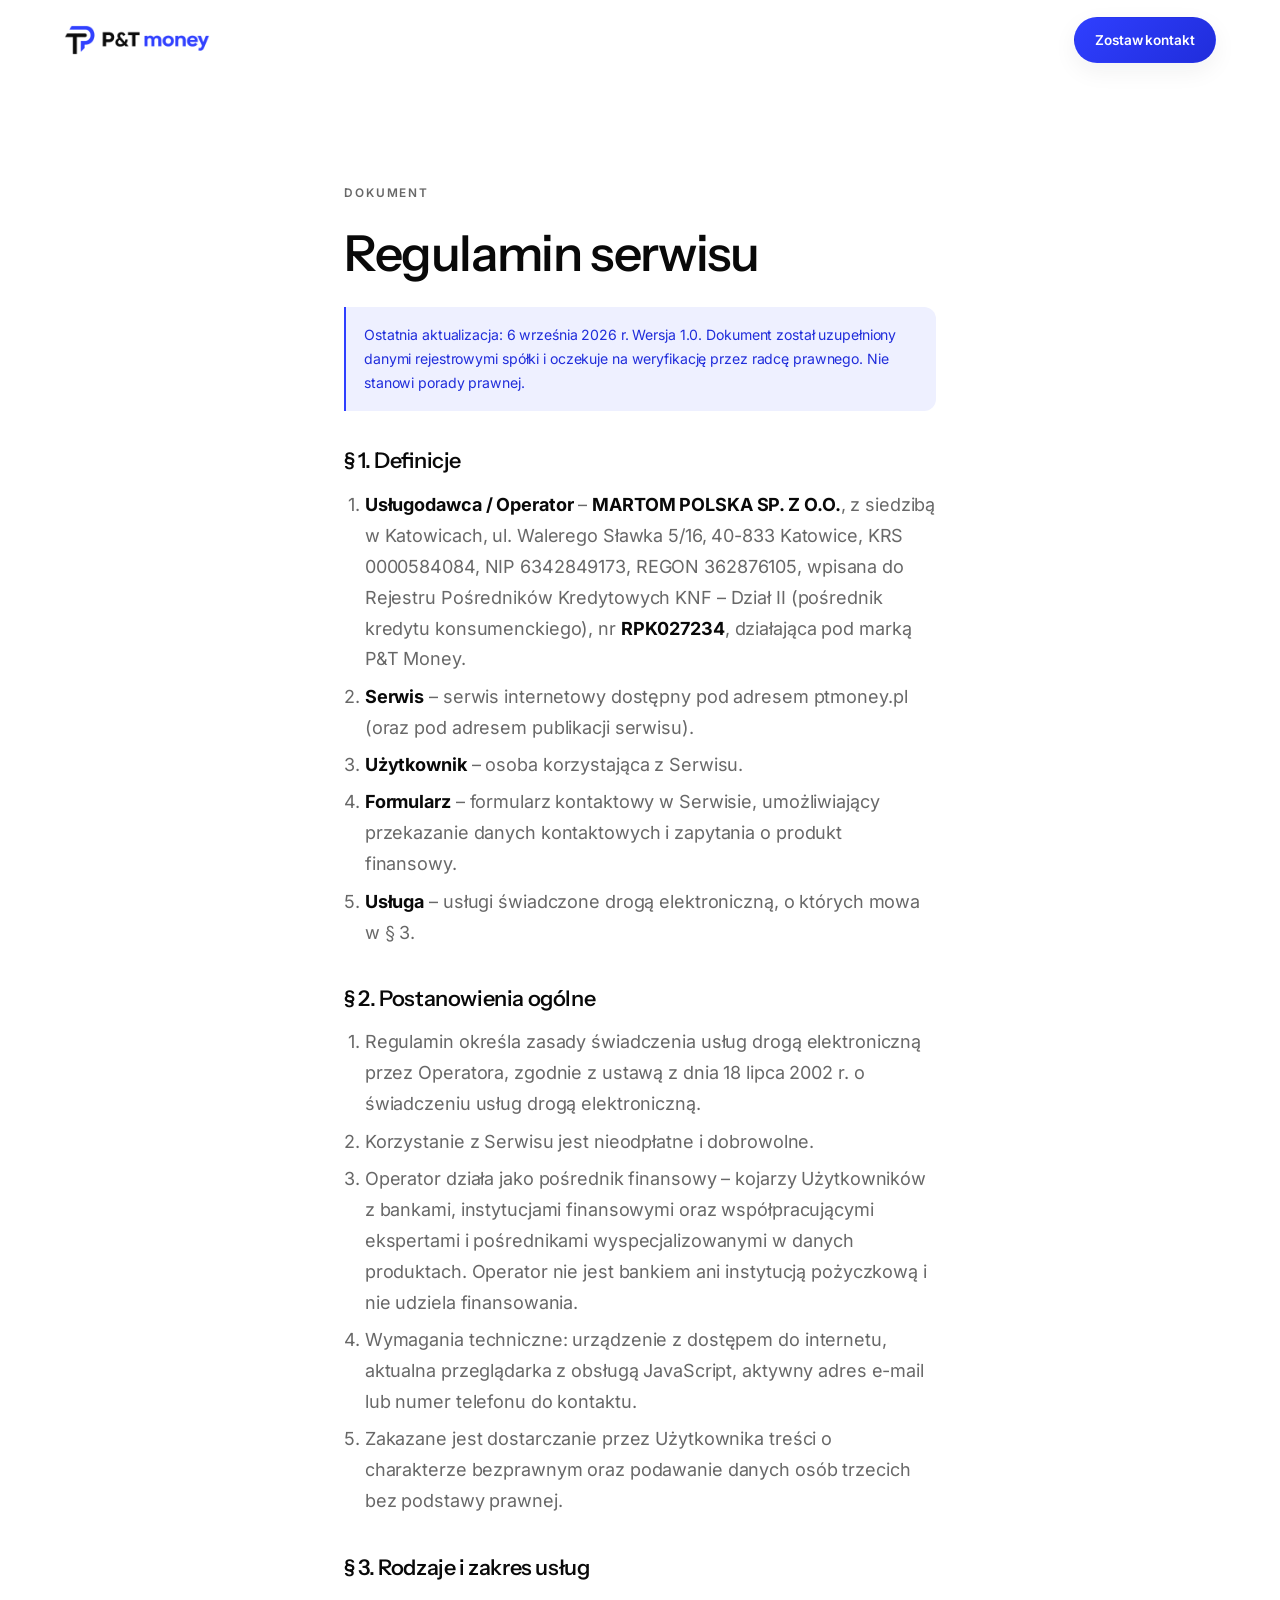
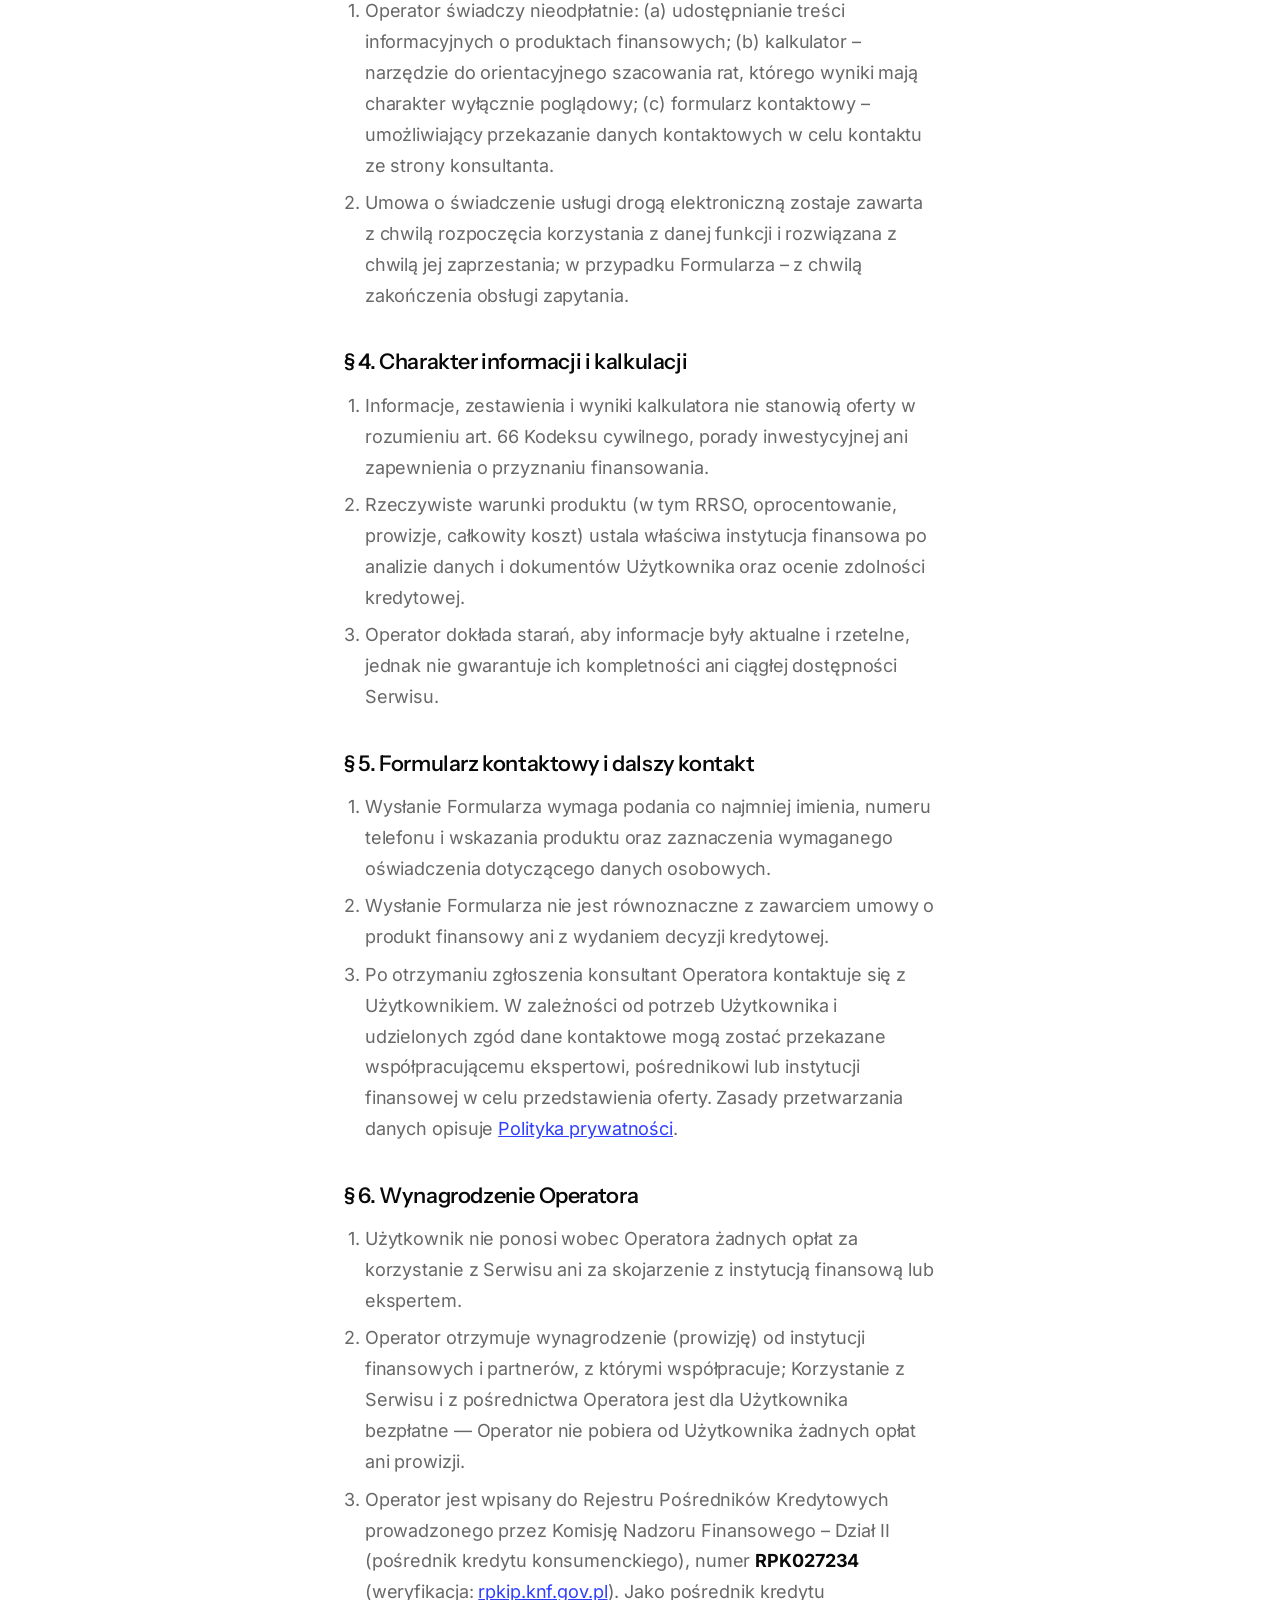
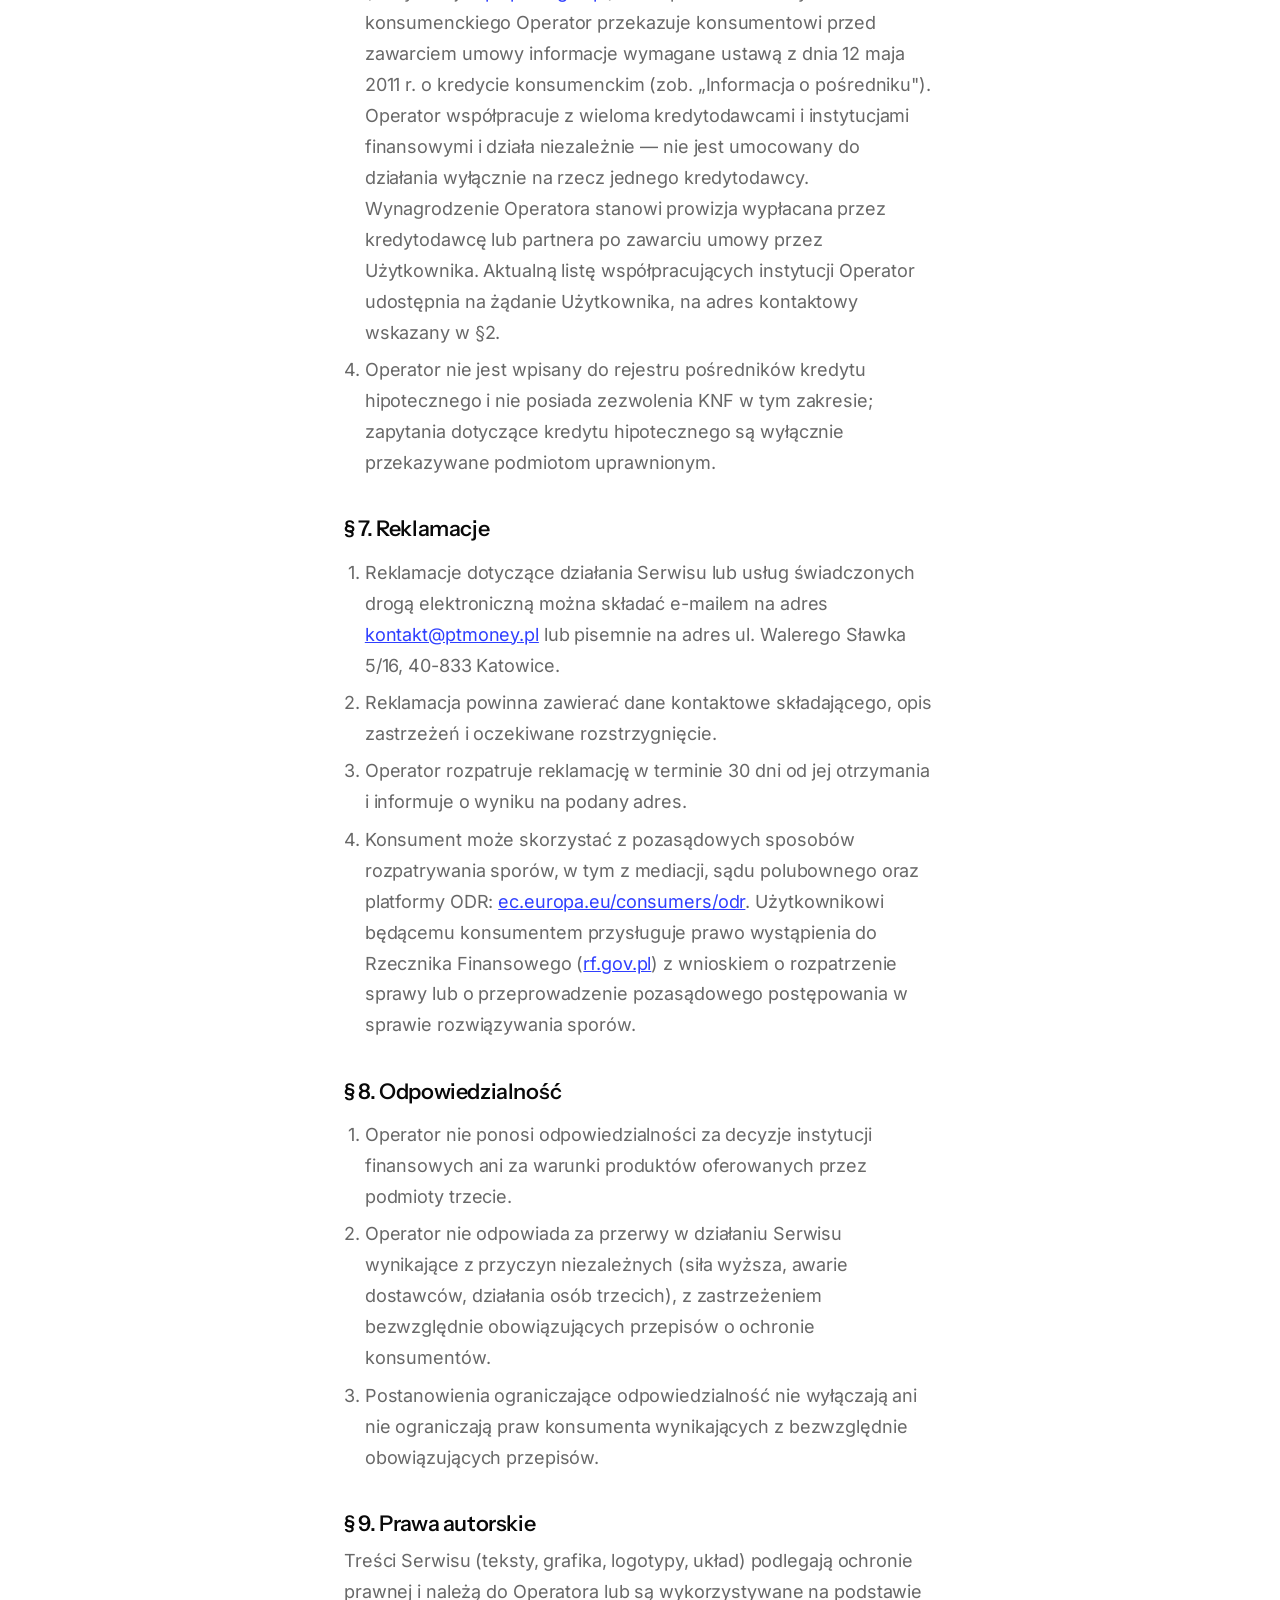
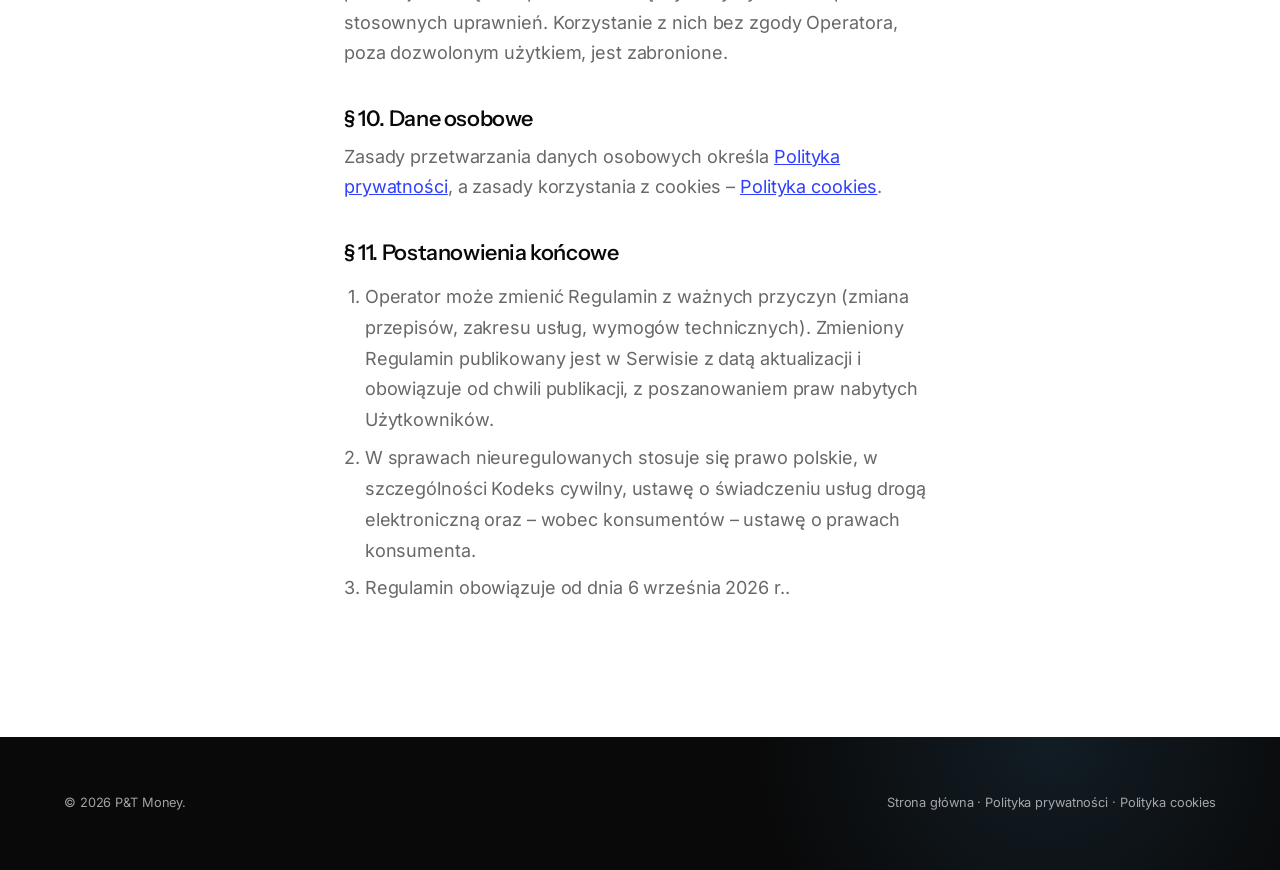
<file: regulamin.html>
<!doctype html>
<html lang="pl">
<head>
<meta charset="utf-8">
<meta name="viewport" content="width=device-width, initial-scale=1">
<title>Regulamin serwisu | P&amp;T Money</title>
<meta name="robots" content="index,follow">
<!-- Czcionki z własnego serwera, nie z Google — patrz fonts/fonts.css -->
<link rel="stylesheet" href="./fonts/fonts.css?v=1">
<link rel="icon" type="image/png" sizes="128x128" href="./favicon.png">
<link rel="apple-touch-icon" href="./apple-touch-icon.png">
<link rel="canonical" href="https://jakubskrzypiec.github.io/ptmoney/regulamin.html">
<link rel="stylesheet" href="./styles.css?v=20260906-1">
<link rel="stylesheet" href="./header-shared.css?v=20260906-1">
<script defer src="./dane.js?v=20260906-1"></script>
</head>
<body>
<header class="site-header"><div class="container header-inner"><a class="brand" href="./index.html"><img src="./logo-horizontal.png" alt="P&amp;T Money" width="174" height="36"></a><a class="btn btn--primary btn--header" style="display:inline-flex" href="./kontakt.html">Zostaw kontakt</a></div></header>
<main class="legal-page"><div class="legal-wrap">
<p class="eyebrow">Dokument</p>
<h1>Regulamin serwisu</h1>
<p class="legal-note">Ostatnia aktualizacja: 6 września 2026 r. Wersja 1.0. Dokument został uzupełniony danymi rejestrowymi spółki i oczekuje na weryfikację przez radcę prawnego. Nie stanowi porady prawnej.</p>

<h2>§ 1. Definicje</h2>
<ol>
<li><strong>Usługodawca / Operator</strong> – <strong>MARTOM POLSKA SP. Z O.O.</strong>, z siedzibą w Katowicach, ul. Walerego Sławka 5/16, 40-833 Katowice, KRS 0000584084, NIP 6342849173, REGON 362876105, wpisana do Rejestru Pośredników Kredytowych KNF – Dział II (pośrednik kredytu konsumenckiego), nr <strong>RPK027234</strong>, działająca pod marką P&amp;T Money.</li>
<li><strong>Serwis</strong> – serwis internetowy dostępny pod adresem ptmoney.pl (oraz pod adresem publikacji serwisu).</li>
<li><strong>Użytkownik</strong> – osoba korzystająca z Serwisu.</li>
<li><strong>Formularz</strong> – formularz kontaktowy w Serwisie, umożliwiający przekazanie danych kontaktowych i zapytania o produkt finansowy.</li>
<li><strong>Usługa</strong> – usługi świadczone drogą elektroniczną, o których mowa w § 3.</li>
</ol>

<h2>§ 2. Postanowienia ogólne</h2>
<ol>
<li>Regulamin określa zasady świadczenia usług drogą elektroniczną przez Operatora, zgodnie z ustawą z dnia 18 lipca 2002 r. o świadczeniu usług drogą elektroniczną.</li>
<li>Korzystanie z Serwisu jest nieodpłatne i dobrowolne.</li>
<li>Operator działa jako pośrednik finansowy – kojarzy Użytkowników z bankami, instytucjami finansowymi oraz współpracującymi ekspertami i pośrednikami wyspecjalizowanymi w danych produktach. Operator nie jest bankiem ani instytucją pożyczkową i nie udziela finansowania.</li>
<li>Wymagania techniczne: urządzenie z dostępem do internetu, aktualna przeglądarka z obsługą JavaScript, aktywny adres e-mail lub numer telefonu do kontaktu.</li>
<li>Zakazane jest dostarczanie przez Użytkownika treści o charakterze bezprawnym oraz podawanie danych osób trzecich bez podstawy prawnej.</li>
</ol>

<h2>§ 3. Rodzaje i zakres usług</h2>
<ol>
<li>Operator świadczy nieodpłatnie: (a) udostępnianie treści informacyjnych o produktach finansowych; (b) kalkulator – narzędzie do orientacyjnego szacowania rat, którego wyniki mają charakter wyłącznie poglądowy; (c) formularz kontaktowy – umożliwiający przekazanie danych kontaktowych w celu kontaktu ze strony konsultanta.</li>
<li>Umowa o świadczenie usługi drogą elektroniczną zostaje zawarta z chwilą rozpoczęcia korzystania z danej funkcji i rozwiązana z chwilą jej zaprzestania; w przypadku Formularza – z chwilą zakończenia obsługi zapytania.</li>
</ol>

<h2>§ 4. Charakter informacji i kalkulacji</h2>
<ol>
<li>Informacje, zestawienia i wyniki kalkulatora nie stanowią oferty w rozumieniu art. 66 Kodeksu cywilnego, porady inwestycyjnej ani zapewnienia o przyznaniu finansowania.</li>
<li>Rzeczywiste warunki produktu (w tym RRSO, oprocentowanie, prowizje, całkowity koszt) ustala właściwa instytucja finansowa po analizie danych i dokumentów Użytkownika oraz ocenie zdolności kredytowej.</li>
<li>Operator dokłada starań, aby informacje były aktualne i rzetelne, jednak nie gwarantuje ich kompletności ani ciągłej dostępności Serwisu.</li>
</ol>

<h2>§ 5. Formularz kontaktowy i dalszy kontakt</h2>
<ol>
<li>Wysłanie Formularza wymaga podania co najmniej imienia, numeru telefonu i wskazania produktu oraz zaznaczenia wymaganego oświadczenia dotyczącego danych osobowych.</li>
<li>Wysłanie Formularza nie jest równoznaczne z zawarciem umowy o produkt finansowy ani z wydaniem decyzji kredytowej.</li>
<li>Po otrzymaniu zgłoszenia konsultant Operatora kontaktuje się z Użytkownikiem. W zależności od potrzeb Użytkownika i udzielonych zgód dane kontaktowe mogą zostać przekazane współpracującemu ekspertowi, pośrednikowi lub instytucji finansowej w celu przedstawienia oferty. Zasady przetwarzania danych opisuje <a href="./polityka-prywatnosci.html">Polityka prywatności</a>.</li>
</ol>

<h2>§ 6. Wynagrodzenie Operatora</h2>
<ol>
<li>Użytkownik nie ponosi wobec Operatora żadnych opłat za korzystanie z Serwisu ani za skojarzenie z instytucją finansową lub ekspertem.</li>
<li>Operator otrzymuje wynagrodzenie (prowizję) od instytucji finansowych i partnerów, z którymi współpracuje; Korzystanie z Serwisu i z pośrednictwa Operatora jest dla Użytkownika bezpłatne — Operator nie pobiera od Użytkownika żadnych opłat ani prowizji.</li>
<li>Operator jest wpisany do Rejestru Pośredników Kredytowych prowadzonego przez Komisję Nadzoru Finansowego – Dział II (pośrednik kredytu konsumenckiego), numer <strong>RPK027234</strong> (weryfikacja: <a href="https://rpkip.knf.gov.pl" rel="noopener" target="_blank">rpkip.knf.gov.pl</a>). Jako pośrednik kredytu konsumenckiego Operator przekazuje konsumentowi przed zawarciem umowy informacje wymagane ustawą z dnia 12 maja 2011 r. o kredycie konsumenckim (zob. „Informacja o pośredniku"). Operator współpracuje z wieloma kredytodawcami i instytucjami finansowymi i działa niezależnie — nie jest umocowany do działania wyłącznie na rzecz jednego kredytodawcy. Wynagrodzenie Operatora stanowi prowizja wypłacana przez kredytodawcę lub partnera po zawarciu umowy przez Użytkownika. Aktualną listę współpracujących instytucji Operator udostępnia na żądanie Użytkownika, na adres kontaktowy wskazany w §2.</li>
<li>Operator nie jest wpisany do rejestru pośredników kredytu hipotecznego i nie posiada zezwolenia KNF w tym zakresie; zapytania dotyczące kredytu hipotecznego są wyłącznie przekazywane podmiotom uprawnionym.</li>
</ol>

<h2>§ 7. Reklamacje</h2>
<ol>
<li>Reklamacje dotyczące działania Serwisu lub usług świadczonych drogą elektroniczną można składać e-mailem na adres <a href="mailto:kontakt@ptmoney.pl">kontakt@ptmoney.pl</a> lub pisemnie na adres ul. Walerego Sławka 5/16, 40-833 Katowice.</li>
<li>Reklamacja powinna zawierać dane kontaktowe składającego, opis zastrzeżeń i oczekiwane rozstrzygnięcie.</li>
<li>Operator rozpatruje reklamację w terminie 30 dni od jej otrzymania i informuje o wyniku na podany adres. </li>
<li>Konsument może skorzystać z pozasądowych sposobów rozpatrywania sporów, w tym z mediacji, sądu polubownego oraz platformy ODR: <a href="https://ec.europa.eu/consumers/odr" rel="noopener" target="_blank">ec.europa.eu/consumers/odr</a>. Użytkownikowi będącemu konsumentem przysługuje prawo wystąpienia do Rzecznika Finansowego (<a href="https://rf.gov.pl" rel="noopener">rf.gov.pl</a>) z wnioskiem o rozpatrzenie sprawy lub o przeprowadzenie pozasądowego postępowania w sprawie rozwiązywania sporów.</li>
</ol>

<h2>§ 8. Odpowiedzialność</h2>
<ol>
<li>Operator nie ponosi odpowiedzialności za decyzje instytucji finansowych ani za warunki produktów oferowanych przez podmioty trzecie.</li>
<li>Operator nie odpowiada za przerwy w działaniu Serwisu wynikające z przyczyn niezależnych (siła wyższa, awarie dostawców, działania osób trzecich), z zastrzeżeniem bezwzględnie obowiązujących przepisów o ochronie konsumentów.</li>
<li>Postanowienia ograniczające odpowiedzialność nie wyłączają ani nie ograniczają praw konsumenta wynikających z bezwzględnie obowiązujących przepisów.</li>
</ol>

<h2>§ 9. Prawa autorskie</h2>
<p>Treści Serwisu (teksty, grafika, logotypy, układ) podlegają ochronie prawnej i należą do Operatora lub są wykorzystywane na podstawie stosownych uprawnień. Korzystanie z nich bez zgody Operatora, poza dozwolonym użytkiem, jest zabronione.</p>

<h2>§ 10. Dane osobowe</h2>
<p>Zasady przetwarzania danych osobowych określa <a href="./polityka-prywatnosci.html">Polityka prywatności</a>, a zasady korzystania z cookies – <a href="./polityka-cookies.html">Polityka cookies</a>.</p>

<h2>§ 11. Postanowienia końcowe</h2>
<ol>
<li>Operator może zmienić Regulamin z ważnych przyczyn (zmiana przepisów, zakresu usług, wymogów technicznych). Zmieniony Regulamin publikowany jest w Serwisie z datą aktualizacji i obowiązuje od chwili publikacji, z poszanowaniem praw nabytych Użytkowników.</li>
<li>W sprawach nieuregulowanych stosuje się prawo polskie, w szczególności Kodeks cywilny, ustawę o świadczeniu usług drogą elektroniczną oraz – wobec konsumentów – ustawę o prawach konsumenta.</li>
<li>Regulamin obowiązuje od dnia 6 września 2026 r..</li>
</ol>
</div></main>
<footer class="site-footer"><div class="container"><div class="footer-bottom"><p>© 2026 P&amp;T Money.</p><p><a href="./index.html">Strona główna</a> · <a href="./polityka-prywatnosci.html">Polityka prywatności</a> · <a href="./polityka-cookies.html">Polityka cookies</a></p></div></div></footer>
</body></html>
</file>
<file: fonts/fonts.css>
/* =============================================================================
   Czcionki serwowane lokalnie — nie z Google Fonts.

   Powód nie jest estetyczny: ładowanie z fonts.googleapis.com wysyłało adres IP
   każdego odwiedzającego do Google, co trzeba było deklarować w polityce
   prywatności jako udostępnienie danych podmiotowi trzeciemu. Pliki na własnym
   serwerze usuwają ten transfer i skracają dokumenty prawne o cały akapit.

   Oba kroje są ZMIENNE (variable), więc jeden plik obsługuje pełny zakres wag
   400–700 — stąd `font-weight: 400 700` zamiast czterech osobnych deklaracji.
   Google serwuje dokładnie ten sam plik pod każdą wagą; pobranie ich osobno
   dawało 682 kB zamiast 176 kB.

   Zestawy znaków: tylko latin i latin-ext. Polskie diakrytyki (ą ć ę ł ń ś ź ż)
   siedzą w latin-ext, więc oba są niezbędne; cyrylica, greka i wietnamski nie.
   Przeglądarka pobierze latin-ext dopiero, gdy natrafi na taki znak.
   ============================================================================= */

@font-face {
  font-family: "Instrument Sans";
  font-style: normal;
  font-weight: 400 700;
  font-display: swap;
  src: url("./instrument-sans-latin.woff2") format("woff2");
  unicode-range: U+0000-00FF, U+0131, U+0152-0153, U+02BB-02BC, U+02C6, U+02DA, U+02DC, U+0304, U+0308, U+0329, U+2000-206F, U+20AC, U+2122, U+2191, U+2193, U+2212, U+2215, U+FEFF, U+FFFD;
}
@font-face {
  font-family: "Instrument Sans";
  font-style: normal;
  font-weight: 400 700;
  font-display: swap;
  src: url("./instrument-sans-latin-ext.woff2") format("woff2");
  unicode-range: U+0100-02BA, U+02BD-02C5, U+02C7-02CC, U+02CE-02D7, U+02DD-02FF, U+0304, U+0308, U+0329, U+1D00-1DBF, U+1E00-1E9F, U+1EF2-1EFF, U+2020, U+20A0-20AB, U+20AD-20C0, U+2113, U+2C60-2C7F, U+A720-A7FF;
}

@font-face {
  font-family: "Inter";
  font-style: normal;
  font-weight: 400 700;
  font-display: swap;
  src: url("./inter-latin.woff2") format("woff2");
  unicode-range: U+0000-00FF, U+0131, U+0152-0153, U+02BB-02BC, U+02C6, U+02DA, U+02DC, U+0304, U+0308, U+0329, U+2000-206F, U+20AC, U+2122, U+2191, U+2193, U+2212, U+2215, U+FEFF, U+FFFD;
}
@font-face {
  font-family: "Inter";
  font-style: normal;
  font-weight: 400 700;
  font-display: swap;
  src: url("./inter-latin-ext.woff2") format("woff2");
  unicode-range: U+0100-02BA, U+02BD-02C5, U+02C7-02CC, U+02CE-02D7, U+02DD-02FF, U+0304, U+0308, U+0329, U+1D00-1DBF, U+1E00-1E9F, U+1EF2-1EFF, U+2020, U+20A0-20AB, U+20AD-20C0, U+2113, U+2C60-2C7F, U+A720-A7FF;
}
</file>
<file: styles.css>
/* ==========================================================================
   P&T Money — arkusz główny
   Paleta: biel / czerń / błękit marki. Bez innych kolorów akcentu.
   ========================================================================== */

:root {
  --white: #FFFFFF;
  --paper: #F7F7F7;
  --paper-2: #F0F1FF;
  --surface: #FFFFFF;
  --ink: #090909;
  --ink-2: #171717;
  --text: #1D1D1D;
  --muted: #686868;
  --line: #E2E2E2;
  --line-soft: #EFEFEF;
  --blue: #2F3FFF;
  --blue-dark: #202DDB;
  --blue-tint: #EEF0FF;
  --error: #B42318;

  --radius: 12px;
  --radius-lg: 22px;
  --shadow-soft: 0 18px 50px rgba(9,27,39,.08);
  --shadow-card: 0 28px 80px rgba(9,27,39,.12);
  --ease: cubic-bezier(.22,.72,.16,1);
  --header-h: 80px;
  --gutter: clamp(22px, 5vw, 72px);
  --max: 1480px;

  /* Rytm pionowy sekcji — jedno miejsce do strojenia gęstości całej strony.
     Każda sekcja odmierza od niego; odstępstwa są celowe i opisane w miejscu użycia. */
  --rytm: clamp(68px, 7vw, 112px);
  /* Odstęp między nagłówkiem sekcji a jej treścią. */
  --rytm-glowy: clamp(36px, 4vw, 60px);

  --font-display: "Instrument Sans", "Helvetica Neue", Arial, sans-serif;
  --font-body: "Inter", -apple-system, BlinkMacSystemFont, "Segoe UI", Roboto, Arial, sans-serif;
}

*, *::before, *::after { box-sizing: border-box; }

html {
  scroll-behavior: smooth;
  scroll-padding-top: calc(var(--header-h) + 16px);
  -webkit-text-size-adjust: 100%;
}

body {
  margin: 0;
  background: var(--surface);
  color: var(--text);
  font-family: var(--font-body);
  /* Cała strona jedzie o stopień większą typografią — rem-y niżej skalują się
     razem z tym, więc to jest jedno miejsce do strojenia gęstości. */
  font-size: 18px;
  line-height: 1.62;
  font-feature-settings: "kern" 1, "liga" 1, "tnum" 0;
  -webkit-font-smoothing: antialiased;
  overflow-x: hidden;
}

body.menu-open, body.intro-lock { overflow: hidden; }

img, svg { max-width: 100%; display: block; }
a { color: inherit; }
button, input, select, textarea { font: inherit; color: inherit; }

::selection { background: var(--blue); color: var(--white); }

h1, h2, h3 {
  font-family: var(--font-display);
  color: var(--ink);
  font-weight: 600;
  letter-spacing: -0.028em;
  line-height: 1.04;
  margin: 0;
  text-wrap: balance;
}

h1 { font-size: clamp(2.6rem, 6.2vw, 5rem); }
h2 { font-size: clamp(2.1rem, 4.6vw, 3.7rem); }
h3 { font-size: 1.2rem; letter-spacing: -0.014em; line-height: 1.3; }

p { margin: 0; }

em { font-style: normal; color: var(--blue); }

.sr-only {
  position: absolute; width: 1px; height: 1px; padding: 0; margin: -1px;
  overflow: hidden; clip: rect(0 0 0 0); white-space: nowrap; border: 0;
}

.skip-link {
  position: absolute; left: 16px; top: -60px; z-index: 200;
  background: var(--ink); color: var(--white);
  padding: 10px 16px; border-radius: var(--radius);
  text-decoration: none; font-weight: 600; font-size: .9rem;
  transition: top .2s var(--ease);
}
.skip-link:focus-visible { top: 14px; }

:focus-visible { outline: 2px solid var(--blue); outline-offset: 3px; border-radius: 2px; }

.container { width: 100%; max-width: var(--max); margin-inline: auto; padding-inline: var(--gutter); }

.section { padding-block: var(--rytm); }
.section--line { border-top: 1px solid var(--line); }
.section--muted { background: var(--paper); }

/* --------------------------------------------------------------------------
   Typografia pomocnicza
   -------------------------------------------------------------------------- */

.eyebrow {
  font-size: .74rem;
  font-weight: 600;
  letter-spacing: .16em;
  text-transform: uppercase;
  color: var(--blue);
  margin-bottom: 24px;
}
.eyebrow--on-dark { color: #B4B9FF; }

.section-head { max-width: min(100%, 720px); margin-bottom: var(--rytm-glowy); }
.section-lead { margin-top: 24px; color: var(--muted); font-size: 1.1rem; max-width: 54ch; }

.section-cta { margin-top: var(--rytm-glowy); }

.fineprint { font-size: .82rem; line-height: 1.58; color: var(--muted); }
.fineprint--light { color: rgba(255,255,255,.52); }
.fineprint--hero { margin-top: 26px; max-width: 78ch; }

/* --------------------------------------------------------------------------
   Przyciski
   -------------------------------------------------------------------------- */

.btn {
  display: inline-flex; align-items: center; justify-content: center; gap: 10px;
  min-height: 54px; padding: 15px 28px;
  border: 1px solid transparent; border-radius: var(--radius);
  font-family: var(--font-body); font-size: .98rem; font-weight: 600;
  letter-spacing: -0.005em; text-decoration: none; cursor: pointer;
  transition: background-color .2s var(--ease), border-color .2s var(--ease), color .2s var(--ease), transform .2s var(--ease);
}
.btn:active { transform: translateY(1px); }
.btn--lg { min-height: 62px; padding: 18px 34px; font-size: 1.05rem; }

.btn--primary { background: var(--blue); color: var(--white); }
.btn--primary:hover { background: var(--blue-dark); }

.btn--ghost { background: transparent; color: var(--ink); border-color: var(--line); }
.btn--ghost:hover { border-color: var(--ink); background: var(--paper); }

.btn--light { background: var(--white); color: var(--ink); }
.btn--light:hover { background: var(--blue-tint); color: var(--blue-dark); }

.btn-sub { white-space: nowrap; }
@media (max-width: 480px) { .btn-sub { display: none; } }
.btn--submit { width: 100%; min-height: 64px; margin-top: 28px; font-size: 1.08rem; }

/* --------------------------------------------------------------------------
   Reveal przy przewijaniu
   -------------------------------------------------------------------------- */

.js.reveal-ready .reveal {
  opacity: 0;
  transform: translateY(18px);
  transition: opacity .7s var(--ease), transform .7s var(--ease);
}
.js.reveal-ready .reveal.is-visible { opacity: 1; transform: none; }

@media (prefers-reduced-motion: reduce) {
  html { scroll-behavior: auto; }
  .js.reveal-ready .reveal { opacity: 1 !important; transform: none !important; transition: none !important; }
  *, *::before, *::after { animation-duration: .01ms !important; transition-duration: .01ms !important; }
}

/* ==========================================================================
   INTRO — krótka, automatyczna kurtyna marki
   ========================================================================== */

.intro { display: none; }

.js-intro .intro {
  display: block;
  position: fixed; inset: 0; z-index: 120;
  pointer-events: auto;
}
.intro-panel {
  position: absolute; inset: 0;
  display: grid; place-items: center;
  background: var(--ink);
  color: var(--white);
  transform: translate3d(0,0,0);
  transition: transform 1.05s cubic-bezier(.76,0,.18,1);
  will-change: transform;
}
.intro-panel::after {
  content: ""; position: absolute; left: 0; right: 0; bottom: 0; height: 3px;
  background: var(--blue); opacity: .9;
}
.intro-brand {
  display: flex; align-items: center; gap: 18px;
  opacity: 0; transform: translateY(12px);
  animation: introBrandIn .72s var(--ease) .08s forwards;
}
.intro-brand img { width: 62px; height: auto; }
.intro-brand div { display: flex; flex-direction: column; gap: 4px; }
.intro-brand strong {
  font-family: var(--font-display); font-size: clamp(1.4rem, 2.5vw, 2rem);
  letter-spacing: -.035em; font-weight: 600; line-height: 1;
}
.intro-brand span {
  font-size: .64rem; font-weight: 600; letter-spacing: .18em; text-transform: uppercase;
  color: rgba(255,255,255,.48);
}
.intro-rule {
  position: absolute; left: 50%; top: calc(50% + 72px);
  width: min(280px, 54vw); height: 1px; transform: translateX(-50%);
  background: rgba(255,255,255,.11); overflow: hidden;
}
.intro-rule i {
  display: block; width: 100%; height: 100%; background: #A9AFFF;
  transform: translateX(-105%); animation: introRule 1.1s var(--ease) .24s forwards;
}
.intro-foot {
  position: absolute; left: 50%; bottom: 34px; transform: translateX(-50%);
  width: max-content; max-width: 86vw; text-align: center;
  font-size: .65rem; letter-spacing: .18em; text-transform: uppercase;
  color: rgba(255,255,255,.34); opacity: 0; animation: introFoot .6s ease .42s forwards;
}
@keyframes introBrandIn { to { opacity: 1; transform: none; } }
@keyframes introRule { to { transform: translateX(0); } }
@keyframes introFoot { to { opacity: 1; } }

.intro.is-leaving .intro-brand,
.intro.is-leaving .intro-rule,
.intro.is-leaving .intro-foot { opacity: 0; transition: opacity .24s ease; }
.intro.is-leaving .intro-panel { transform: translate3d(0,-100%,0); }

.js-intro .site-header,
.js-intro .cta-dock,
.js-intro .mobile-bottom-bar { opacity: 0; pointer-events: none; }
.js-intro.intro-open .site-header { opacity: 1; pointer-events: auto; transition: opacity .55s var(--ease); }
.js-intro.intro-open .mobile-bottom-bar { opacity: 1; pointer-events: auto; transition: opacity .55s var(--ease); }

/* ==========================================================================
   Nagłówek
   ========================================================================== */

/* Domyślny nagłówek — biały, przyklejony. Tak wygląda na podstronach
   (polityka, regulamin, kalkulator), gdzie nad treścią nie ma ciemnego hero. */
.site-header {
  position: sticky; top: 0; z-index: 90;
  background: rgba(255,255,255,.94);
  backdrop-filter: saturate(135%) blur(16px);
  -webkit-backdrop-filter: saturate(135%) blur(16px);
  border-bottom: 1px solid transparent;
  transition: border-color .3s var(--ease), background-color .3s var(--ease);
}
.site-header.is-compact { border-bottom-color: var(--line); }

.header-inner { min-height: var(--header-h); display: flex; align-items: center; justify-content: space-between; gap: 20px; }
.brand img { height: 30px; width: auto; }

.desktop-nav { display: none; gap: 30px; }
.desktop-nav a {
  position: relative;
  font-size: .88rem; font-weight: 500; color: var(--text); text-decoration: none;
  padding-block: 6px;
  transition: color .3s var(--ease);
}
.desktop-nav a::after {
  content: ""; position: absolute; left: 0; right: 100%; bottom: 0; height: 1px;
  background: currentColor; transition: right .3s var(--ease);
}
.desktop-nav a:hover { color: var(--ink); }
.desktop-nav a:hover::after { right: 0; }

.header-actions { display: flex; align-items: center; gap: 14px; }
.header-phone {
  display: none; font-size: .85rem; font-weight: 600; text-decoration: none;
  letter-spacing: -0.01em; color: var(--text); transition: color .3s var(--ease);
}
.header-phone:hover { color: var(--blue); }
.btn--header { display: none; min-height: 42px; padding: 11px 18px; font-size: .85rem; }

/* --------------------------------------------------------------------------
   Wariant „na hero” — tylko strona główna (klasa site-header--overlay).
   Nagłówek leży przezroczysty na pełnoekranowym zdjęciu i zestala się dopiero,
   gdy strona odjedzie od góry (klasa .is-compact dokładana przez main.js).

   Zdjęcie hero jest ciemne u góry, więc treść nagłówka jest jasna, dopóki
   pasek nie zestali się w biel.
   -------------------------------------------------------------------------- */
.site-header--overlay {
  position: fixed; top: 0; left: 0; right: 0;
  background: transparent;
  backdrop-filter: none; -webkit-backdrop-filter: none;
  transition: border-color .3s var(--ease), background-color .3s var(--ease), backdrop-filter .3s var(--ease);
}
.site-header--overlay.is-compact {
  background: rgba(255,255,255,.94);
  backdrop-filter: saturate(135%) blur(16px);
  -webkit-backdrop-filter: saturate(135%) blur(16px);
}

/* Zamiana znaku jasny/ciemny bez migotania: oba leżą na sobie, przełącza opacity. */
.site-header--overlay .brand { position: relative; display: block; line-height: 0; }
.site-header--overlay .brand-logo { height: 30px; width: auto; transition: opacity .3s var(--ease); }
.site-header--overlay .brand-logo--dark { position: absolute; inset: 0; opacity: 0; }
.site-header--overlay.is-compact .brand-logo--light { opacity: 0; }
.site-header--overlay.is-compact .brand-logo--dark { opacity: 1; }

.site-header--overlay:not(.is-compact) .desktop-nav a { color: rgba(255,255,255,.84); }
.site-header--overlay:not(.is-compact) .desktop-nav a:hover { color: var(--white); }
.site-header--overlay:not(.is-compact) .header-phone { color: var(--white); }
.site-header--overlay:not(.is-compact) .header-phone:hover { color: #C2C6FF; }
.site-header--overlay:not(.is-compact) .btn--header {
  background: rgba(255,255,255,.12); color: var(--white);
  border-color: rgba(255,255,255,.36);
  backdrop-filter: blur(6px); -webkit-backdrop-filter: blur(6px);
}
.site-header--overlay:not(.is-compact) .btn--header:hover { background: var(--white); color: var(--ink); border-color: var(--white); }
.site-header--overlay:not(.is-compact) .menu-toggle { background: rgba(255,255,255,.12); border-color: rgba(255,255,255,.32); }
.site-header--overlay:not(.is-compact) .menu-toggle span { background: var(--white); }
/* Otwarte menu mobilne kładzie pod paskiem biel — znak musi wtedy być ciemny. */
.site-header--overlay:has(#menuToggle[aria-expanded="true"]) .brand-logo--light { opacity: 0; }
.site-header--overlay:has(#menuToggle[aria-expanded="true"]) .brand-logo--dark { opacity: 1; }
.site-header--overlay:has(#menuToggle[aria-expanded="true"]) .menu-toggle span { background: var(--ink); }
.site-header--overlay:has(#menuToggle[aria-expanded="true"]) .header-phone { color: var(--text); }

/* Pasek postępu czytania — 2 px na dolnej krawędzi nagłówka. */
.scroll-progress {
  position: absolute; left: 0; bottom: -1px; height: 2px; width: 100%;
  transform: scaleX(var(--progress, 0)); transform-origin: 0 50%;
  background: var(--blue);
  opacity: 0; transition: opacity .3s var(--ease);
}
.site-header.is-compact .scroll-progress { opacity: 1; }

.menu-toggle {
  display: inline-flex; flex-direction: column; justify-content: center; gap: 5px;
  width: 42px; height: 42px; padding: 0 11px;
  border: 1px solid var(--line); border-radius: var(--radius);
  background: var(--white); cursor: pointer;
}
.menu-toggle span { height: 1.5px; background: var(--ink); transition: transform .22s var(--ease), opacity .22s var(--ease); }
/* Na przezroczystym nagłówku sam przycisk zostaje ciemny (hero jest jasne),
   ale jego biała plomba zniknęłaby w zdjęciu — stąd półprzezroczyste tło. */
.site-header--overlay:not(.is-compact) .menu-toggle { background: rgba(255,255,255,.72); border-color: rgba(11,20,28,.14); }
.menu-toggle[aria-expanded="true"] span:nth-child(1) { transform: translateY(6.5px) rotate(45deg); }
.menu-toggle[aria-expanded="true"] span:nth-child(2) { opacity: 0; }
.menu-toggle[aria-expanded="true"] span:nth-child(3) { transform: translateY(-6.5px) rotate(-45deg); }

/* Otwarte menu mobilne zawsze na białym — inaczej pasek nad nim zostaje przezroczysty. */
.site-header--overlay:has(#menuToggle[aria-expanded="true"]) {
  background: var(--white);
  border-bottom-color: var(--line);
}
.site-header--overlay:has(#menuToggle[aria-expanded="true"]) .menu-toggle { background: var(--white); border-color: var(--line); }

.mobile-nav { background: var(--white); border-top: 1px solid var(--line); }
.mobile-nav-inner { display: flex; flex-direction: column; padding-block: 8px 20px; }
.mobile-nav a { padding: 14px 2px; border-bottom: 1px solid var(--line-soft); font-weight: 600; text-decoration: none; }
.mobile-nav a:last-child { border-bottom: 0; color: var(--blue); }

@media (min-width: 900px) {
  .desktop-nav { display: flex; }
  .btn--header { display: inline-flex; }
  .menu-toggle { display: none; }
  .mobile-nav { display: none !important; }
}
/* Sześć pozycji menu plus numer telefonu nie mieszczą się w jednym wierszu
   poniżej ~1200 px — linki zawijały się na dwa wiersze i rozpychały nagłówek.
   Do tej szerokości ciaśniejsze odstępy, numer dochodzi dopiero powyżej
   (na telefonie i tak jest w menu oraz w dolnym pasku). */
@media (min-width: 900px) and (max-width: 1199px) {
  .desktop-nav { gap: 22px; }
}
@media (min-width: 1200px) {
  .header-phone { display: inline-flex; }
}

/* ==========================================================================
   Hero — bardziej naturalny, mniej „AI”, z pełnym obrazem w tle
   ========================================================================== */

/* Hero zajmuje całe okno. Zdjęcie jest tłem sekcji (nie osobnej „sceny”),
   nagłówek leży na nim przezroczysty.

   Kadr jest ZASTAWIONY na całej szerokości — nie ma na nim pustego pola,
   więc tekst nie może leżeć bezpośrednio na zdjęciu. Pomiar na kompozycji
   1280x800: żeby biała typografia w lewym dolnym rogu przeszła próg 4,5:1,
   trzeba zdjęciu zabrać 55–66% jasności. To gasi kubek, notes i laptopa
   ze znakiem, czyli wszystko, po co to zdjęcie powstało.

   Dlatego napisy siedzą we WŁASNYM PANELU w lewym dolnym rogu, a zdjęcie
   zostaje w pełnej jasności. Kontrast bieli na panelu to ok. 15:1 i nie
   zależy od tego, co akurat wypadnie pod spodem przy danym kadrowaniu. */
.hero {
  position: relative;
  min-height: 100svh;
  display: flex; flex-direction: column;
  overflow: clip;
  background: var(--ink);
  color: var(--white);
  padding: 0;
}
.hero-media,
.hero-media img {
  position: absolute; inset: 0; width: 100%; height: 100%;
}
.hero-media img {
  object-fit: cover;
  object-position: 58% center;
}
/* Zaciemnienie zakotwiczone w LEWYM DOLNYM ROGU — elipsa, nie pas. Gaśnie
   promieniście, więc prawa strona kadru (laptop ze znakiem, widok z okna)
   zostaje w pełnej jasności, a ciemno robi się dokładnie tam, gdzie leżą napisy.
   Wartości dobrane pomiarem: przy tym ustawieniu biały tekst trzyma próg
   WCAG AA w całej swojej strefie. */
.hero-shade {
  position: absolute; inset: 0; z-index: 1; pointer-events: none;
  background:
    radial-gradient(120% 105% at 0% 100%,
      rgba(6,12,18,.94) 0%,
      rgba(6,12,18,.9) 22%,
      rgba(6,12,18,.74) 40%,
      rgba(6,12,18,.44) 58%,
      rgba(6,12,18,.16) 74%,
      rgba(6,12,18,0) 88%),
    /* przygaszenie górnej krawędzi pod przezroczysty nagłówek */
    linear-gradient(180deg, rgba(6,12,18,.5) 0%, rgba(6,12,18,.16) 12%, rgba(6,12,18,0) 26%);
}
.hero-main {
  position: relative; z-index: 2;
  flex: 1;
  /* flex-end zamiast center: napisy lądują przy dolnej krawędzi. */
  display: flex; align-items: flex-end;
  padding-top: var(--header-h);
}
/* Napisy leżą wprost na zdjęciu — bez ramki i bez płyty. Czytelność robi
   elipsa w .hero-shade. Blok jest dosunięty do samego narożnika: margines
   dolny i boczny są mniejsze niż standardowy rytm strony, bo tu chodzi
   o zakotwiczenie w rogu, a nie o wyrównanie do siatki sekcji. */
/* Hero wychodzi poza siatkę sekcji: max-width kontenera zostawiałby napisy
   250 px od krawędzi na szerokim ekranie, a mają siedzieć w samym rogu. */
.hero-main { padding-inline: 0; max-width: none; }
.hero-copy {
  width: 100%;
  max-width: min(94vw, 980px);
  padding: 0 var(--gutter) clamp(32px, 4vh, 52px) clamp(24px, 3.6vw, 52px);
}
.hero .eyebrow { color: #C2C6FF; margin-bottom: 26px; }
/* Nagłówek jest dwuwersowy, więc miarą nie jest już najdłuższe słowo, tylko
   najdłuższy WERS: „Finansowanie dopasowane”. Zajmuje ok. 11,2 × font-size,
   a .hero-line (overflow: hidden) nie zawija, tylko tnie — dlatego górna
   granica rozmiaru musi zostawiać zapas względem szerokości kolumny.
   Po zmianie treści nagłówka sprawdź to ponownie przy 1440 i przy 1920. */
.hero-copy h1 {
  color: var(--white);
  margin-bottom: 24px;
  font-size: clamp(2rem, 4vw, 4.05rem);
  font-weight: 500;
  line-height: 1;
  letter-spacing: -.045em;
  max-width: none;
  text-wrap: initial;
  text-shadow: 0 2px 26px rgba(6,12,18,.5);
}
.hero-copy h1 em { color: #C2C6FF; }
.hero-lead {
  max-width: 46ch;
  font-size: clamp(1.05rem, 1.25vw, 1.22rem);
  line-height: 1.66;
  color: rgba(255,255,255,.86);
  text-shadow: 0 1px 18px rgba(6,12,18,.55);
}
.hero-line { display: block; overflow: hidden; padding-bottom: .09em; margin-bottom: -.09em; }
.hero-line > span { display: block; }
.hero-actions { display: flex; flex-wrap: wrap; gap: 10px; margin-top: 34px; }
/* Biały przycisk główny: na ciemnym klinie granatowy zlewałby się z tłem. */
.hero .btn--primary { background: var(--white); color: var(--ink); border-color: var(--white); }
.hero .btn--primary:hover { background: #F2F3FF; border-color: #F2F3FF; }
.hero .btn--ghost { color: var(--white); border-color: rgba(255,255,255,.3); background: rgba(255,255,255,.04); }
.hero .btn--ghost:hover { border-color: rgba(255,255,255,.62); background: rgba(255,255,255,.1); }


@media (max-width: 899px) {
  /* Na wąskim ekranie kadr tnie się mocno w pionie. 38% trzyma w kadrze kubek,
     notes i widok z okna — czyli to, po co to zdjęcie w ogóle jest. */
  .hero-media img { object-position: 72% center; }
  .hero-copy { max-width: 100%; padding: 0 var(--gutter) clamp(28px, 4vh, 44px) var(--gutter); }
  /* Na wąskim ekranie elipsa z rogu nie obejmie całej szerokości napisów,
     więc dokładamy do niej klin od dołu. */
  .hero-shade {
    background:
      radial-gradient(150% 90% at 0% 100%, rgba(6,12,18,.94) 0%, rgba(6,12,18,.82) 34%, rgba(6,12,18,.5) 60%, rgba(6,12,18,0) 88%),
      linear-gradient(0deg, rgba(6,12,18,.9) 0%, rgba(6,12,18,.6) 32%, rgba(6,12,18,.2) 58%, rgba(6,12,18,0) 78%),
      linear-gradient(180deg, rgba(6,12,18,.5) 0%, rgba(6,12,18,0) 24%);
  }
  /* Dwa zabezpieczenia przed ucięciem „Finansowanie” przez maskę .hero-line
     (overflow: hidden — ona nie zawija, tylko tnie):
     1. dolna granica rozmiaru schodzi razem z szerokością okna,
     2. max-width znika, więc granicą jest kontener, a nie 9ch. Przy 9ch zapas
        wynosił 7 px i zjadłby go pierwszy lepszy font zastępczy (Arial),
        gdyby Google Fonts nie doszło. */
  .hero-copy h1 { font-size: clamp(2.1rem, 11.5vw, 5rem); max-width: none; }
  .hero-lead { max-width: 36ch; }
  /* Pasek CTA przyklejony do dołu zasłaniałby ostatnią linijkę hero. */
  .hero-copy { padding-bottom: calc(96px + env(safe-area-inset-bottom)); }
}
@media (max-width: 560px) {
  .hide-sm { display: none; }
}

/* Niskie telefony (iPhone SE i podobne): przy domyślnych odstępach hero
   przelewało się o kilkadziesiąt pikseli poza ekran i „pełny ekran” przestawał
   być pełnym ekranem. Ścieśniamy odstępy zamiast zmniejszać typografię. */
@media (max-width: 899px) and (max-height: 700px) {
  .hero-copy { padding-bottom: calc(76px + env(safe-area-inset-bottom)); }
  .hero .eyebrow { margin-bottom: 16px; }
  .hero-copy h1 { margin-bottom: 16px; }
  .hero-actions { margin-top: 24px; }
}


/* --------------------------------------------------------------------------
   Zdjęcia doradców / portrety — wspólne style poza hero
   -------------------------------------------------------------------------- */
.portrait {
  position: relative;
  margin: 0;
  background: var(--paper-2);
  overflow: hidden;
  border-radius: var(--radius-lg);
  aspect-ratio: 4 / 5;
  isolation: isolate;
}
.portrait img[data-portrait] {
  position: relative;
  z-index: 1;
  width: 100%;
  height: 100%;
  object-fit: cover;
  /* Plik jest już przycięty do 4:5, więc kadrowanie w przeglądarce ma tu nic
     nie robić — wcześniejsze 50% 22% ucinało sylwetkę drugi raz. */
  object-position: 50% 50%;
}
.portrait.is-missing img[data-portrait] { display: none; }

.portrait-fallback {
  position: absolute;
  inset: 0;
  z-index: 0;
  display: flex;
  flex-direction: column;
  align-items: center;
  justify-content: center;
  gap: 14px;
  background: var(--paper-2);
  color: var(--muted);
  font-size: .74rem;
  letter-spacing: .16em;
  text-transform: uppercase;
  font-weight: 600;
}
.portrait-fallback img {
  width: 54px;
  height: auto;
  opacity: .28;
}

/* --------------------------------------------------------------------------
   Podgląd raty — pierwszy przystanek po hero. Sam suwak, bez nagłówka
   na pół ekranu: to ma być rzecz do ruszenia, a nie deklaracja.
   -------------------------------------------------------------------------- */
/* Jedyne celowe odstępstwo od rytmu: pasek raty ma trzymać się hero,
   więc od góry dostaje niecałe dwie trzecie odstępu. Od dołu pełny. */
.rate-section { padding-block: var(--rytm); background: var(--paper); }

/* Pasek raty — poziomy, techniczny: nagłówek, dwa suwaki, wynik i wyjście.
   Na szerokim ekranie wszystko w jednym rzędzie, żeby czytało się jak przyrząd,
   a nie jak kolejny kafel z treścią. */
.rate-bar {
  position: relative; z-index: 4;
  display: grid; gap: 24px; padding: 26px;
  background: var(--white); color: var(--ink);
  border: 1px solid var(--line); border-radius: var(--radius-lg);
  box-shadow: 0 18px 50px rgba(19,38,52,.07);
}
.rate-bar-note { margin-top: 10px; font-size: .92rem; color: var(--muted); letter-spacing: 0; text-transform: none; font-weight: 400; }
.rate-bar-head { padding-bottom: 22px; border-bottom: 1px solid var(--line-soft); }
.rate-bar-kicker {
  display: flex; flex-direction: column; gap: 8px;
  font-size: .78rem; font-weight: 600; letter-spacing: .15em; text-transform: uppercase; color: var(--muted);
}
.rate-bar-kicker span { color: var(--ink); letter-spacing: .09em; font-size: .92rem; }
.rate-bar-controls { display: grid; gap: 24px; }
.rate-bar-out { display: flex; align-items: baseline; justify-content: space-between; gap: 16px; }
.rate-bar-out > span { font-size: .92rem; color: var(--muted); white-space: nowrap; }
/* Liczby nie mogą zawijać ani przesuwać sąsiadów przy zmianie długości. */
.rate-bar-out strong, .rate-bar .range-label output { white-space: nowrap; }

/* Suwaki w tym pasku są grubsze niż w kalkulatorze — to główne narzędzie
   na stronie i ma się dać złapać bez celowania. */
.rate-bar .range-label { margin-bottom: 14px; }
.rate-bar .range-label label { font-size: .95rem; }
.rate-bar .range-label output { font-size: 1.24rem; }
.rate-bar input[type="range"] { height: 30px; }
.rate-bar input[type="range"]::-webkit-slider-runnable-track { height: 5px; }
.rate-bar input[type="range"]::-moz-range-track { height: 5px; }
.rate-bar input[type="range"]::-moz-range-progress { height: 5px; }
.rate-bar input[type="range"]::-webkit-slider-thumb { width: 26px; height: 26px; margin-top: -10.5px; border-width: 2px; }
.rate-bar input[type="range"]::-moz-range-thumb { width: 26px; height: 26px; border-width: 2px; }
.rate-bar-out strong { font-family: var(--font-display); font-size: clamp(2.4rem, 4vw, 3.4rem); font-weight: 600; letter-spacing: -.04em; color: var(--ink); font-variant-numeric: tabular-nums; }
.rate-bar-out small { font-size: .82rem; font-weight: 500; color: var(--muted); letter-spacing: 0; }
.rate-bar-cta {
  display: inline-flex; align-items: center; justify-content: center; gap: 10px; min-height: 58px; padding: 16px 30px;
  background: var(--blue); color: var(--white); border-radius: var(--radius); font-size: 1rem; font-weight: 600; text-decoration: none;
  transition: background-color .2s var(--ease), transform .2s var(--ease);
}
.rate-bar-cta:hover { background: var(--blue-dark); transform: translateY(-1px); }
.rate-bar-cta svg { width: 19px; height: 19px; fill: none; stroke: currentColor; stroke-width: 1.8; stroke-linecap: round; stroke-linejoin: round; }
.rate-bar-out { padding-top: 22px; border-top: 1px solid var(--line-soft); }

@media (min-width: 560px) {
  .rate-bar { padding: 38px 42px; gap: 32px; }
  /* minmax(0, 1fr), nie 1fr: samo „1fr” ma minimum auto, więc dłuższa wartość
     („150 000 zł”) rozpychała swoją komórkę i suwaki zmieniały szerokość
     w trakcie przeciągania. */
  .rate-bar-controls { grid-template-columns: minmax(0, 1fr) minmax(0, 1fr); gap: 40px; align-items: start; }
  /* Reguła .range-field + .range-field { margin-top } jest pomyślana dla układu
     pionowego (kalkulator). Tutaj suwaki stoją obok siebie, więc ten margines
     spychał drugi o 18 px w dół i oba rzędy się rozjeżdżały. */
  .rate-bar-controls .range-field + .range-field { margin-top: 0; }
}
/* Powyżej 1180 px całość układa się w jeden rząd: opis | suwaki | wynik | wyjście.
   Wtedy kreski poziome znikają, bo rozdzielenie robią już kolumny. */
@media (min-width: 1180px) {
  /* Kolumny są SZTYWNE, nie auto. Przy „auto” każda zmiana liczby (759 -> 2126,
     30 000 zł -> 84 000 zł) zmieniała szerokość kolumny, a przez to szerokość
     suwaków — układ drgał przy każdym ruchu uchwytu. To był ten „lag”. */
  .rate-bar {
    grid-template-columns: 190px minmax(380px, 1fr) 180px auto;
    align-items: center; gap: 24px; padding: 38px 40px;
  }
  .rate-bar-controls { gap: 56px; }
  /* Kolumna wyjścia jest „auto”, ale jej treść się nie zmienia, więc nie drga. */
  .rate-bar-cta { white-space: nowrap; }
  .rate-bar-head { padding-bottom: 0; border-bottom: 0; }
  .rate-bar-out {
    flex-direction: column; align-items: flex-end; gap: 4px;
    padding-top: 0; padding-left: 28px;
    border-top: 0; border-left: 1px solid var(--line-soft);
    align-self: stretch; justify-content: center;
  }
  .rate-bar-cta { min-height: 62px; padding: 16px 24px; font-size: .94rem; }
}


/* Wejście hero — wyłącznie transform + opacity, płynne również na słabszym sprzęcie. */
.hero-armed .hero [data-hero-in] { opacity: 0; transform: translateY(22px); }
.hero-armed .hero [data-hero-line] > span { transform: translateY(108%); }
.hero-armed .hero [data-hero-wipe] { clip-path: inset(0 0 100% 0); }
.hero-armed .hero [data-hero-wipe] img { transform: scale(1.04); }
.hero.is-in [data-hero-in] { opacity: 1; transform: none; transition: opacity .75s var(--ease) var(--d,0s), transform .75s var(--ease) var(--d,0s); }
.hero.is-in [data-hero-line] > span { transform: none; transition: transform .9s var(--ease) var(--d,0s); }
.hero.is-in [data-hero-wipe] { clip-path: inset(0); transition: clip-path 1s var(--ease) var(--d,0s); }
.hero.is-in [data-hero-wipe] img { transform: none; transition: transform 1.25s var(--ease) var(--d,0s); }
.hero.is-settled [data-hero-wipe] img { transition: none; }
@media (prefers-reduced-motion: reduce) {
  .hero-armed .hero [data-hero-in], .hero-armed .hero [data-hero-line] > span { opacity: 1; transform: none; }
  .hero-armed .hero [data-hero-wipe] { clip-path: none; }
  .hero-armed .hero [data-hero-wipe] img { transform: none; }
}

/* Suwaki */
.range-field + .range-field { margin-top: 18px; }
.range-label { display: flex; align-items: baseline; justify-content: space-between; gap: 12px; margin-bottom: 9px; }
.range-label label { font-size: .82rem; font-weight: 500; color: var(--muted); }
.range-label output { font-size: .92rem; font-weight: 600; font-variant-numeric: tabular-nums; }
.range-field--dark .range-label label { color: rgba(255,255,255,.6); }
.range-field--dark .range-label output { color: var(--white); }

.range-minmax { display: flex; justify-content: space-between; margin-top: 7px; font-size: .7rem; color: var(--muted); }
.range-field--dark .range-minmax { color: rgba(255,255,255,.38); }

input[type="range"] {
  --range-progress: 0%;
  -webkit-appearance: none; appearance: none;
  width: 100%; height: 22px; background: transparent; cursor: pointer; margin: 0;
}
input[type="range"]::-webkit-slider-runnable-track {
  height: 3px; border-radius: 999px;
  background: linear-gradient(to right, var(--blue) var(--range-progress), var(--line) var(--range-progress));
}
input[type="range"]::-moz-range-track { height: 3px; border-radius: 999px; background: var(--line); }
input[type="range"]::-moz-range-progress { height: 3px; border-radius: 999px; background: var(--blue); }
input[type="range"]::-webkit-slider-thumb {
  -webkit-appearance: none; appearance: none;
  width: 18px; height: 18px; margin-top: -7.5px;
  border-radius: 50%; background: var(--white); border: 1.5px solid var(--blue);
  box-shadow: 0 1px 4px rgba(8,9,11,.18);
  transition: transform .15s var(--ease);
}
input[type="range"]::-moz-range-thumb {
  width: 18px; height: 18px; border-radius: 50%;
  background: var(--white); border: 1.5px solid var(--blue); box-shadow: 0 1px 4px rgba(8,9,11,.18);
}
input[type="range"]:hover::-webkit-slider-thumb { transform: scale(1.12); }
.range-field--dark input[type="range"]::-webkit-slider-runnable-track {
  background: linear-gradient(to right, var(--white) var(--range-progress), rgba(255,255,255,.16) var(--range-progress));
}
.range-field--dark input[type="range"]::-moz-range-track { background: rgba(255,255,255,.16); }
.range-field--dark input[type="range"]::-moz-range-progress { background: var(--white); }
.range-field--dark input[type="range"]::-webkit-slider-thumb { border-color: var(--white); background: var(--ink); }
.range-field--dark input[type="range"]::-moz-range-thumb { border-color: var(--white); background: var(--ink); }


/* ==========================================================================
   Produkty
   ========================================================================== */

.product-list { list-style: none; margin: 0; padding: 0; border-top: 1px solid var(--line); }

.product-row {
  position: relative;
  display: grid;
  grid-template-columns: auto 1fr auto;
  grid-template-areas:
    "idx main go"
    "icon desc desc";
  align-items: center;
  gap: 6px 18px;
  padding: 26px 0;
  border-bottom: 1px solid var(--line-soft);
  transition: padding-inline .35s var(--ease);
}
.product-idx {
  grid-area: idx;
  font-family: var(--font-display); font-size: .78rem; font-weight: 600;
  letter-spacing: .06em; color: var(--muted);
  transition: color .25s var(--ease);
}
.product-icon { grid-area: icon; display: none; }
.product-icon svg { width: 22px; height: 22px; fill: none; stroke: var(--blue); stroke-width: 1.5; stroke-linecap: round; stroke-linejoin: round; }
.product-main { grid-area: main; display: block; }
.product-title {
  font-family: var(--font-display); font-size: clamp(1.3rem, 2.6vw, 1.9rem);
  font-weight: 600; letter-spacing: -0.03em; color: var(--ink); line-height: 1.1;
}
.product-tag {
  display: block; margin-top: 6px;
  font-size: .66rem; font-weight: 600; letter-spacing: .13em; text-transform: uppercase;
  color: var(--muted);
}
.product-desc { grid-area: desc; font-size: .93rem; color: var(--muted); max-width: 58ch; }
.product-go {
  grid-area: go;
  display: inline-flex; align-items: center; justify-content: center;
  width: 44px; height: 44px; flex: none; gap: 8px;
  border: 1px solid var(--line); border-radius: 999px;
  background: var(--white); text-decoration: none;
  transition: background-color .25s var(--ease), border-color .25s var(--ease), transform .25s var(--ease);
}
.product-go::before { content: "Sprawdź"; display: none; font-size: .78rem; font-weight: 600; }
.product-go svg { width: 18px; height: 18px; fill: none; stroke: var(--ink); stroke-width: 1.6; stroke-linecap: round; stroke-linejoin: round; transition: stroke .25s var(--ease); }

.product-row::before {
  content: ""; position: absolute; left: 0; right: 0; bottom: -1px; height: 1px;
  background: var(--blue); transform: scaleX(0); transform-origin: left;
  transition: transform .45s var(--ease);
}
.product-row:hover::before, .product-row:focus-within::before { transform: scaleX(1); }
.product-row:hover .product-idx, .product-row:focus-within .product-idx { color: var(--blue); }
.product-row:hover .product-go, .product-row:focus-within .product-go { background: var(--blue); border-color: var(--blue); transform: translateX(4px); }
.product-row:hover .product-go svg, .product-row:focus-within .product-go svg { stroke: var(--white); }

@media (min-width: 860px) {
  .product-row {
    grid-template-columns: 58px 34px minmax(220px, 1fr) minmax(0, 1.15fr) auto;
    grid-template-areas: "idx icon main desc go";
    gap: 0 26px;
    padding: 30px 0;
  }
  .product-icon { display: block; }
  .product-go { width: auto; padding-inline: 15px; }
  .product-go::before { display: inline; }
}

/* ==========================================================================
   Kalkulator
   ========================================================================== */

.calc-section { background: var(--ink); color: var(--white); }
.calc-grid { display: grid; gap: clamp(40px, 5vw, 72px); align-items: start; }
.calc-copy h2 { color: var(--white); margin-bottom: 20px; }
.calc-copy > p { color: rgba(255,255,255,.6); max-width: 46ch; }

.calc-out { margin: 40px 0 32px; padding-top: 28px; border-top: 1px solid rgba(255,255,255,.14); }
.calc-out-label { font-size: .74rem; font-weight: 600; letter-spacing: .16em; text-transform: uppercase; color: rgba(255,255,255,.45); }
.calc-out > strong {
  display: block; margin-top: 12px;
  font-family: var(--font-display); font-size: clamp(2.8rem, 6.4vw, 4.4rem);
  font-weight: 600; letter-spacing: -0.045em; line-height: 1;
  font-variant-numeric: tabular-nums;
}
.calc-out > strong small { font-size: .9rem; font-weight: 500; letter-spacing: -0.01em; color: rgba(255,255,255,.5); }

.calc-sub { display: flex; flex-wrap: wrap; gap: 12px 44px; margin: 30px 0 0; }
.calc-sub div { display: flex; flex-direction: column; gap: 4px; }
.calc-sub dt { font-size: .76rem; color: rgba(255,255,255,.5); }
.calc-sub dd { margin: 0; font-size: 1.06rem; font-weight: 600; font-variant-numeric: tabular-nums; }

.calc-panel {
  background: rgba(255,255,255,.045);
  border: 1px solid rgba(255,255,255,.1);
  border-radius: var(--radius-lg);
  padding: clamp(24px, 3vw, 34px);
}
.calc-panel .range-field + .range-field { margin-top: 26px; }
.calc-panel .fineprint { margin-top: 28px; padding-top: 20px; border-top: 1px solid rgba(255,255,255,.1); }

@media (min-width: 900px) { .calc-grid { grid-template-columns: 1fr 1fr; } }

/* ==========================================================================
   Proces
   ========================================================================== */

/* Trzy kafle zamiast trzech kolumn tekstu. Każdy niesie numer, czas trwania
   i podział ról — to one robią różnicę między instrukcją a listą haseł.
   Ostatni jest ciemny: domyka ścieżkę i wyprowadza do formularza. */
.steps {
  list-style: none; margin: 0; padding: 0;
  display: grid; gap: 20px;
}
.step-card {
  display: flex; flex-direction: column;
  padding: clamp(28px, 3vw, 40px);
  background: var(--white);
  border: 1px solid var(--line);
  border-radius: var(--radius-lg);
  transition: border-color .25s var(--ease), transform .25s var(--ease), box-shadow .25s var(--ease);
}
.step-card:hover {
  border-color: #D7D9FF;
  transform: translateY(-3px);
  box-shadow: 0 18px 44px rgba(19,38,52,.08);
}
.step-card-top {
  display: flex; align-items: center; justify-content: space-between; gap: 16px;
  padding-bottom: 22px; margin-bottom: 24px;
  border-bottom: 1px solid var(--line-soft);
}
.step-num {
  font-family: var(--font-display); font-size: 1.5rem; font-weight: 600;
  letter-spacing: -.03em; color: var(--blue); font-variant-numeric: tabular-nums;
}
.step-time {
  font-size: .72rem; font-weight: 600; letter-spacing: .12em; text-transform: uppercase;
  color: var(--muted);
  padding: 6px 12px; border: 1px solid var(--line); border-radius: 999px;
}
.step-card h3 { margin-bottom: 12px; }
.step-card > p { color: var(--muted); font-size: .98rem; line-height: 1.6; }

/* Kto co robi na tym kroku — jedyna linijka, która różni te kafle od siebie
   merytorycznie, więc dostaje własne wyróżnienie. */
.step-who {
  margin-top: auto; padding-top: 24px;
  font-size: .88rem; color: var(--muted);
}
.step-who span { font-weight: 600; color: var(--ink); }

.step-card--last { background: var(--ink); border-color: var(--ink); color: rgba(255,255,255,.72); }
.step-card--last:hover { border-color: var(--ink-2); }
.step-card--last h3 { color: var(--white); }
.step-card--last > p { color: rgba(255,255,255,.66); }
.step-card--last .step-card-top { border-bottom-color: rgba(255,255,255,.16); }
.step-card--last .step-num { color: #C2C6FF; }
.step-card--last .step-time { color: rgba(255,255,255,.62); border-color: rgba(255,255,255,.2); }
.step-card--last .step-who { color: rgba(255,255,255,.66); }
.step-card--last .step-who span { color: var(--white); }

.step-cta {
  display: inline-flex; align-items: center; gap: 10px;
  margin-top: 22px; padding-top: 22px;
  border-top: 1px solid rgba(255,255,255,.16);
  font-size: .95rem; font-weight: 600; color: var(--white); text-decoration: none;
}
.step-cta svg { width: 18px; height: 18px; fill: none; stroke: currentColor; stroke-width: 1.8; stroke-linecap: round; stroke-linejoin: round; transition: transform .25s var(--ease); }
.step-cta:hover svg { transform: translateX(4px); }

@media (min-width: 900px) { .steps { grid-template-columns: repeat(3, 1fr); gap: 24px; } }

/* ==========================================================================
   Doradca
   ========================================================================== */

.advisor-grid { display: grid; gap: clamp(36px, 4.5vw, 72px); align-items: start; }

/* Lewa kolumna: zdjęcie, podpis i przyciski jako jeden blok — tożsamość
   trzyma się twarzy zamiast wisieć w kolumnie obok. */
.advisor-side { display: flex; flex-direction: column; }
/* Portret ma tę samą proporcję co plik (4:5), więc nic się nie przycina. */
.portrait--advisor { max-width: 460px; border-radius: var(--radius-lg); }
.advisor-meta {
  display: flex; flex-direction: column; gap: 5px;
  margin-top: 26px; padding-top: 24px;
  border-top: 2px solid var(--ink);
  max-width: 460px;
}
.advisor-meta strong { font-size: 1.15rem; font-weight: 600; color: var(--ink); }
.advisor-meta span { font-size: .92rem; color: var(--muted); }
.advisor-actions { display: flex; flex-wrap: wrap; gap: 12px; margin-top: 28px; }
.advisor .btn--ghost { background: var(--white); }

.advisor-copy { max-width: min(100%, 700px); }
.advisor-copy h2 { margin-bottom: clamp(28px, 3vw, 40px); }
.advisor-quote { margin: 0 0 clamp(36px, 4vw, 52px); padding-left: clamp(20px, 2.4vw, 32px); border-left: 3px solid var(--blue); }
.advisor-quote p {
  font-family: var(--font-display);
  font-size: clamp(1.4rem, 2.4vw, 2.05rem);
  font-weight: 500; line-height: 1.24; letter-spacing: -0.03em; color: var(--ink);
  text-wrap: balance;
}

/* Cztery konkrety — ponumerowane, jeden pod drugim przez całą szerokość
   kolumny. Wcześniej stały w siatce 2x2 i czytały się jak kafelki cech,
   a to jest kolejność działań. */
.advisor-duties {
  list-style: none; margin: 0; padding: 0;
  border-top: 1px solid var(--line);
}
.advisor-duties li {
  display: flex; align-items: baseline; gap: clamp(18px, 2vw, 28px);
  padding: 22px 0;
  border-bottom: 1px solid var(--line);
}
.duty-num {
  flex: none;
  font-family: var(--font-display); font-size: .88rem; font-weight: 600;
  letter-spacing: .04em; color: var(--blue); font-variant-numeric: tabular-nums;
}
.advisor-duties strong { display: block; font-size: 1.05rem; font-weight: 600; color: var(--ink); margin-bottom: 4px; }
.advisor-duties div > span { display: block; font-size: .95rem; line-height: 1.55; color: var(--muted); }

@media (min-width: 960px) {
  .advisor-grid { grid-template-columns: minmax(0, .82fr) minmax(0, 1.18fr); }
}

/* ==========================================================================
   Liczby
   ========================================================================== */

.stats-band { background: var(--ink); color: var(--white); padding-block: clamp(48px, 5vw, 72px); }
.stats-head { max-width: none; margin-bottom: clamp(30px, 3vw, 42px); }
.stats-head h2 { color: var(--white); font-size: clamp(1.8rem, 3vw, 2.7rem); }
.stats-date { margin-top: 18px; font-size: .72rem; letter-spacing: .14em; text-transform: uppercase; color: rgba(255,255,255,.42); }

/* Rząd liczb rozdzielony włosowymi kreskami — bez kafelków i bez siatki tła.
   Liczba ma być największą rzeczą w tym pasie. */
.stats-grid { display: grid; grid-template-columns: repeat(2, 1fr); gap: 0; }
.stat {
  padding: 28px 24px 26px 0;
  border-top: 1px solid rgba(255,255,255,.16);
}
.stat strong {
  display: block;
  font-family: var(--font-display); font-size: clamp(2.4rem, 5vw, 3.6rem);
  font-weight: 500; letter-spacing: -0.045em; line-height: 1;
  font-variant-numeric: tabular-nums;
}
.stat span { display: block; margin-top: 14px; font-size: .84rem; color: rgba(255,255,255,.6); line-height: 1.45; max-width: 22ch; }

@media (min-width: 760px) {
  .stats-grid { grid-template-columns: repeat(4, 1fr); }
  .stat + .stat { padding-left: 32px; box-shadow: inset 1px 0 0 rgba(255,255,255,.16); }
}

/* ==========================================================================
   Opinie — ostatni dowód przed FAQ i formularzem
   ========================================================================== */

.opinions-head {
  display: flex; align-items: flex-end; justify-content: space-between; gap: 32px;
  margin-bottom: var(--rytm-glowy);
}
.opinions-nav { display: none; gap: 12px; flex: none; }
.opinions-arrow {
  width: 56px; height: 56px; display: grid; place-items: center;
  border: 1px solid var(--line); border-radius: 50%;
  background: var(--white); cursor: pointer;
  transition: border-color .2s var(--ease), background-color .2s var(--ease);
}
.opinions-arrow:hover { border-color: var(--ink); background: var(--paper); }
.opinions-arrow svg { width: 22px; height: 22px; fill: none; stroke: var(--ink); stroke-width: 1.7; stroke-linecap: round; stroke-linejoin: round; }
@media (min-width: 760px) { .opinions-nav { display: flex; } }

/* Przewijanie robi natywny scroll — palec na telefonie działa bez JS-a,
   a scroll-snap ustawia kafle na miejscu. */
.opinions-viewport {
  overflow-x: auto;
  /* proximity, nie mandatory: przy mandatory przeglądarka cofała programowe
     przewinięcia do najbliższego punktu i ostatni kafel był nieosiągalny. */
  scroll-snap-type: x proximity;
  scrollbar-width: none;
  margin-inline: calc(var(--gutter) * -1);
  padding-inline: var(--gutter);
  /* Bez tego snap dosuwa kafel do krawędzi elementu, a nie do marginesu strony —
     pierwsza opinia lądowała wtedy przy samej krawędzi ekranu. */
  scroll-padding-inline: var(--gutter);
}
.opinions-viewport::-webkit-scrollbar { display: none; }
.opinions-track {
  list-style: none; margin: 0; padding: 0;
  display: flex; gap: 20px;
}
.quote-card {
  scroll-snap-align: start;
  flex: 0 0 min(88%, 420px);
  background: var(--white);
  border: 1px solid var(--line);
  border-radius: var(--radius-lg);
  padding: clamp(30px, 3.4vw, 44px);
  display: flex; flex-direction: column;
}
@media (min-width: 760px) { .quote-card { flex-basis: min(60%, 440px); } }
@media (min-width: 1100px) { .quote-card { flex-basis: calc((100% - 40px) / 3); } }

.opinions-foot {
  display: flex; flex-direction: column; gap: 24px;
  margin-top: clamp(32px, 3.5vw, 44px);
}
.opinions-dots { display: flex; gap: 2px; }
/* Kreska ma 4 px, ale klikalny obszar musi mieć sensowną wysokość — stąd
   przezroczysty padding i rysowanie paska tłem przyciętym do content-boxu.
   Sama kreska 34x4 px byłaby celem dużo poniżej minimum 24x24. */
.opinions-dot {
  width: 34px; height: 4px; box-sizing: content-box;
  padding: 12px 5px; border: 0; border-radius: 999px;
  background: var(--line); background-clip: content-box;
  cursor: pointer;
  transition: background-color .3s var(--ease), width .3s var(--ease);
}
.opinions-dot:hover { background-color: #D7D9FF; }
.opinions-dot.is-active { background-color: var(--blue); width: 52px; }
@media (min-width: 900px) {
  .opinions-foot { flex-direction: row; align-items: center; justify-content: space-between; gap: 40px; }
  .opinions-foot .fineprint { max-width: 62ch; text-align: right; }
}
.quote-mark {
  font-family: var(--font-display); font-size: 3.4rem; line-height: .6;
  color: var(--blue); opacity: .32; margin-bottom: 18px;
}
.quote-card blockquote { margin: 0; flex: 1; }
.quote-card blockquote p {
  font-size: 1.1rem; line-height: 1.62; color: var(--text);
  text-wrap: pretty;
}
.quote-meta {
  margin-top: 26px; padding-top: 20px;
  border-top: 1px solid var(--line-soft);
  display: flex; flex-direction: column; gap: 3px;
}
.quote-meta strong { font-size: 1rem; font-weight: 600; color: var(--ink); }
.quote-meta span { font-size: .86rem; color: var(--muted); }

/* ==========================================================================
   Formularz
   ========================================================================== */

/* Sekcja domykająca stronę — mniej powietrza niż reszta, żeby formularz
   wchodził w kadr od razu, a nie po dodatkowym przewinięciu. */
.contact-section {
  border-top: 1px solid var(--line);
  padding-block: clamp(64px, 6vw, 96px);
}
.contact-grid { display: grid; gap: clamp(36px, 4.5vw, 68px); align-items: start; }
.contact-copy h2 { margin-bottom: 20px; }
.contact-lead { color: var(--muted); max-width: 42ch; }

.trust-list { list-style: none; margin: 32px 0 0; padding: 0; }
.trust-list li { display: flex; gap: 16px; padding: 18px 0; border-top: 1px solid var(--line); }
.trust-list svg { width: 20px; height: 20px; flex: none; margin-top: 2px; fill: none; stroke: var(--blue); stroke-width: 1.6; stroke-linecap: round; stroke-linejoin: round; }
.trust-list strong { display: block; font-size: .95rem; }
.trust-list span { display: block; margin-top: 3px; font-size: .86rem; color: var(--muted); }

/* Karta jest najbardziej „namacalnym” elementem strony — to na niej kończy się
   ścieżka. Granatowy pasek u góry wiąże ją z marką i oddziela nagłówek kroku
   od pól bez dokładania kolejnej kreski. */
.form-card {
  position: relative;
  background: var(--white);
  border: 1px solid var(--line);
  border-radius: var(--radius-lg);
  padding: clamp(26px, 3vw, 40px);
  box-shadow: 0 28px 70px rgba(19,38,52,.1);
  overflow: hidden;
}
.form-card::before {
  content: ""; position: absolute; left: 0; right: 0; top: 0; height: 4px;
  background: linear-gradient(90deg, var(--blue) 0%, var(--blue-dark) 100%);
}
.form-step {
  display: flex; align-items: center; gap: 12px;
  font-size: .74rem; font-weight: 600; letter-spacing: .15em; text-transform: uppercase;
  color: var(--blue);
  margin-bottom: 22px;
}
.form-step::after { content: ""; flex: 1; height: 1px; background: var(--line-soft); }

.form-card .field label { margin-bottom: 10px; font-size: .92rem; }
.form-card .field input,
.form-card .field select,
.form-card .field textarea {
  background: var(--paper);
  border-color: transparent;
  padding: 16px 18px;
  font-size: 1.02rem;
}
.form-card .field input::placeholder,
.form-card .field textarea::placeholder { color: #9A9A9A; }
.form-card .field input:hover,
.form-card .field select:hover,
.form-card .field textarea:hover { background: var(--paper-2); }
.form-card .field input:focus,
.form-card .field select:focus,
.form-card .field textarea:focus { background: var(--white); border-color: var(--blue); }
.form-primary { gap: 22px; }
.form-primary { display: grid; gap: 18px; }
@media (min-width: 620px) { .form-primary { grid-template-columns: 1fr 1fr; } .field--full { grid-column: 1 / -1; } }

.field label { display: block; margin-bottom: 8px; font-size: .84rem; font-weight: 600; }
.field label span[aria-hidden] { color: var(--blue); }
.field .optional { font-weight: 400; color: var(--muted); }

.field input, .field select, .field textarea {
  width: 100%; padding: 13px 14px;
  background: var(--white);
  border: 1px solid var(--line);
  border-radius: var(--radius);
  font-size: .95rem;
  transition: border-color .18s var(--ease), box-shadow .18s var(--ease);
}
.field textarea { resize: vertical; min-height: 96px; }
.field select { appearance: none; background-image: url("data:image/svg+xml,%3Csvg xmlns='http://www.w3.org/2000/svg' viewBox='0 0 24 24' fill='none' stroke='%235C6472' stroke-width='2' stroke-linecap='round'%3E%3Cpath d='m6 9 6 6 6-6'/%3E%3C/svg%3E"); background-repeat: no-repeat; background-position: right 12px center; background-size: 16px; padding-right: 38px; }
.field input:focus, .field select:focus, .field textarea:focus { outline: none; border-color: var(--blue); box-shadow: 0 0 0 3px var(--blue-tint); }

.field-error { display: none; margin-top: 6px; font-size: .78rem; color: var(--error); }
.field.is-invalid input, .field.is-invalid select { border-color: var(--error); }
.field.is-invalid .field-error { display: block; }

.form-details { margin-top: 24px; border-top: 1px solid var(--line-soft); padding-top: 22px; }
.form-details summary { cursor: pointer; font-size: .95rem; font-weight: 600; color: var(--blue); list-style: none; }
.form-details summary::-webkit-details-marker { display: none; }
.form-details summary::before { content: "+ "; }
.form-details[open] summary::before { content: "– "; }
.form-details-grid { display: grid; gap: 22px; margin-top: 24px; }

.hp-field { position: absolute; left: -9999px; width: 1px; height: 1px; overflow: hidden; }

.consent-wrap { margin-top: 22px; padding: 14px 16px; background: var(--paper); border-radius: var(--radius); }
.consent { display: flex; gap: 13px; align-items: flex-start; font-size: .86rem; line-height: 1.55; color: var(--muted); cursor: pointer; }
.consent input { width: 20px; height: 20px; flex: none; margin-top: 2px; accent-color: var(--blue); }
.consent a { color: var(--blue); }
.consent-wrap.is-invalid .field-error { display: block; }
.consent-wrap.is-invalid .consent { color: var(--error); }

.form-note { margin-top: 18px; font-size: .82rem; color: var(--muted); }

.form-success {
  display: flex; align-items: center; gap: 11px; margin-top: 18px;
  padding: 14px 16px; border-radius: var(--radius);
  background: var(--blue-tint); color: var(--blue-dark); font-size: .88rem; font-weight: 500;
}
.form-success[hidden] { display: none; }
.form-success svg { width: 20px; height: 20px; flex: none; fill: none; stroke: currentColor; stroke-width: 1.7; stroke-linecap: round; stroke-linejoin: round; }

@media (min-width: 900px) {
  .contact-grid {
    grid-template-columns: 1fr 1.05fr;
    grid-template-areas: "copy form" "trust form";
    column-gap: clamp(36px, 4.5vw, 68px);
    row-gap: 0;
  }
  .contact-copy { grid-area: copy; }
  .form-card { grid-area: form; }
  .contact-grid > .trust-list { grid-area: trust; margin-top: 32px; }
}

/* ==========================================================================
   FAQ
   ========================================================================== */

.faq-wrap { display: grid; gap: clamp(32px, 4vw, 64px); align-items: start; }
.faq-wrap .section-head { margin-bottom: 0; }
.faq-list { border-top: 1px solid var(--line); }
.faq-item { border-bottom: 1px solid var(--line); }
.faq-item h3 { font-size: inherit; margin: 0; }
.faq-button {
  display: flex; align-items: center; justify-content: space-between; gap: 20px;
  width: 100%; padding: 24px 0; background: none; border: 0; cursor: pointer; text-align: left;
  font-family: var(--font-display); font-size: clamp(1rem, 1.7vw, 1.2rem); font-weight: 600;
  letter-spacing: -0.02em; color: var(--ink);
}
.faq-button svg { width: 20px; height: 20px; flex: none; fill: none; stroke: var(--blue); stroke-width: 1.6; stroke-linecap: round; transition: transform .3s var(--ease); }
.faq-button[aria-expanded="true"] svg { transform: rotate(135deg); }
.faq-panel { padding-bottom: 26px; }
.faq-panel p { color: var(--muted); font-size: .95rem; max-width: 68ch; }

.faq-wrap .section-cta { grid-column: 1 / -1; margin-top: 8px; }

@media (min-width: 900px) {
  .faq-wrap { grid-template-columns: .8fr 1.2fr; }
  .faq-wrap .section-cta { grid-column: 2; }
}

/* ==========================================================================
   Stopka
   ========================================================================== */

.site-footer { background: var(--ink); color: rgba(255,255,255,.62); padding-block: clamp(56px, 7vw, 92px) 40px; font-size: .88rem; }
.footer-grid { display: grid; gap: 40px; padding-bottom: 44px; border-bottom: 1px solid rgba(255,255,255,.12); }
.footer-brand p { margin-top: 18px; max-width: 44ch; line-height: 1.65; }
.footer-logo { display: inline-flex; align-items: center; gap: 12px; text-decoration: none; color: var(--white); }
.footer-logo img { width: 34px; height: auto; }
.footer-logo span { font-family: var(--font-display); font-size: 1.16rem; letter-spacing: -0.03em; font-weight: 400; }
.footer-logo strong { font-weight: 600; color: var(--blue); }

.footer-col { display: flex; flex-direction: column; gap: 11px; }
.footer-col h2 { font-size: .68rem; font-weight: 600; letter-spacing: .16em; text-transform: uppercase; color: rgba(255,255,255,.4); margin-bottom: 6px; }
.footer-col a { text-decoration: none; transition: color .18s var(--ease); }
.footer-col a:hover { color: var(--white); }

.footer-registry { display: flex; flex-wrap: wrap; gap: 8px 28px; padding-block: 26px; font-size: .76rem; color: rgba(255,255,255,.42); border-bottom: 1px solid rgba(255,255,255,.12); }
.footer-bottom { display: flex; flex-wrap: wrap; justify-content: space-between; gap: 12px; padding-block: 24px; font-size: .8rem; }
.footer-bottom a { text-decoration: none; }
.footer-bottom a:hover { color: var(--white); }
.footer-disclaimer { font-size: .72rem; line-height: 1.65; color: rgba(255,255,255,.34); max-width: 100ch; }

@media (min-width: 760px) { .footer-grid { grid-template-columns: 1.6fr 1fr 1fr 1fr; gap: 48px; } }

/* ==========================================================================
   Stałe CTA
   ========================================================================== */

.cta-dock {
  position: fixed; right: 26px; bottom: 26px; z-index: 80;
  display: none; align-items: center; gap: 9px;
  padding: 14px 22px; border-radius: 999px;
  background: var(--blue); color: var(--white);
  font-size: .9rem; font-weight: 600; text-decoration: none;
  box-shadow: 0 12px 34px rgba(35,72,101,.22);
  opacity: 0; transform: translateY(14px);
  transition: opacity .35s var(--ease), transform .35s var(--ease), background-color .2s var(--ease);
}
.cta-dock svg { width: 17px; height: 17px; fill: none; stroke: currentColor; stroke-width: 1.8; stroke-linecap: round; stroke-linejoin: round; }
.cta-dock:hover { background: var(--blue-dark); }
.cta-dock.is-shown { opacity: 1; transform: none; }

.mobile-bottom-bar {
  display: none !important;
}
.mobile-bottom-bar .btn { min-height: 46px; }

@media (min-width: 900px) {
  .mobile-bottom-bar { display: none; }
  .cta-dock { display: none !important; }
}
@media (max-width: 899px) {
  body { padding-bottom: 0; }
  .cta-dock { display: none !important; }
}

/* ==========================================================================
   Premium system — spokojny charakter private banking
   ========================================================================== */

body { letter-spacing: -.006em; }

h1, h2, h3 { font-weight: 550; }
h2 { letter-spacing: -.042em; }

.btn {
  border-radius: var(--radius);
  box-shadow: 0 8px 24px rgba(9,27,39,.06);
  transition: background-color .22s var(--ease), border-color .22s var(--ease), color .22s var(--ease), transform .22s var(--ease), box-shadow .22s var(--ease);
}
.btn:hover { transform: translateY(-2px); box-shadow: 0 14px 30px rgba(9,27,39,.11); }
.btn:active { transform: translateY(0); }
.btn--primary { background: linear-gradient(135deg, #2F3FFF 0%, var(--blue-dark) 100%); }
.btn--primary:hover { background: linear-gradient(135deg, var(--blue) 0%, #181F94 100%); }

.site-header.is-compact {
  border-bottom-color: rgba(217,224,226,.82);
  box-shadow: 0 10px 34px rgba(9,27,39,.055);
}
.site-header--overlay.is-compact { background: rgba(252,252,250,.9); }
.site-header--overlay .brand-logo { height: 28px; }
.desktop-nav { gap: 28px; }
.desktop-nav a { font-size: .82rem; letter-spacing: .01em; }
.btn--header { min-height: 44px; padding-inline: 20px; border-radius: 999px; }

.hero { min-height: min(100svh, 980px); }
.hero-media img { object-position: 60% center; filter: saturate(.86) contrast(1.03); }
.hero-shade {
  background:
    radial-gradient(105% 100% at 0% 100%, rgba(4,13,20,.97) 0%, rgba(4,13,20,.93) 25%, rgba(4,13,20,.76) 44%, rgba(4,13,20,.34) 67%, rgba(4,13,20,0) 86%),
    linear-gradient(180deg, rgba(4,13,20,.62) 0%, rgba(4,13,20,.18) 15%, rgba(4,13,20,0) 33%),
    linear-gradient(90deg, rgba(4,13,20,.18), transparent 48%);
}
.hero-copy {
  max-width: min(96vw, 1040px);
  padding-bottom: clamp(48px, 7vh, 82px);
}
.hero-copy h1 {
  max-width: 15ch;
  margin-bottom: 32px;
  font-size: clamp(2.5rem, 4.65vw, 4.7rem);
  font-weight: 500;
  line-height: .98;
  letter-spacing: -.055em;
  text-shadow: 0 4px 32px rgba(3,11,17,.4);
}
.hero-copy h1 em { color: #C4C8FF; }
.hero-copy h1 .hero-line--first,
.hero-copy h1 .hero-line--second { display: inline-block; }
.hero-copy h1 .hero-line--second { margin-left: .18em; }
.hero-copy h1 .hero-line--accent { display: block; margin-top: .04em; }
.hero-copy h1 .hero-line > span { white-space: nowrap; }
.hero-actions { gap: 12px; margin-top: 0; }
.hero .btn { min-height: 58px; padding-inline: 30px; box-shadow: none; }
.hero .btn--primary { color: var(--ink); background: var(--white); }
.hero .btn--primary:hover { color: var(--ink); background: #F4F4F4; box-shadow: 0 14px 36px rgba(0,0,0,.18); }
.hero .btn--ghost { backdrop-filter: blur(10px); -webkit-backdrop-filter: blur(10px); }
.hero-assurances {
  list-style: none; margin: 30px 0 0; padding: 20px 0 0;
  display: flex; flex-wrap: wrap; gap: 0;
  max-width: 760px; border-top: 1px solid rgba(255,255,255,.18);
}
.hero-assurances li { display: flex; flex-direction: column; min-width: 190px; padding-right: 28px; }
.hero-assurances li + li { padding-left: 28px; border-left: 1px solid rgba(255,255,255,.16); }
.hero-assurances strong { color: var(--white); font-size: .84rem; font-weight: 600; }
.hero-assurances span { margin-top: 2px; color: rgba(255,255,255,.5); font-size: .72rem; }

.stats-band {
  position: relative; overflow: hidden;
  background:
    radial-gradient(circle at 82% -30%, rgba(68,126,166,.3), transparent 38%),
    linear-gradient(135deg, #090909 0%, #151515 100%);
  border-top: 1px solid rgba(255,255,255,.08);
}
.stats-head { display: block; max-width: 780px; }
.stats-head .eyebrow { margin-bottom: 18px; }
.stat { border-top-color: rgba(255,255,255,.2); }
.stat strong { color: #F7F7FF; }
.stat span { color: rgba(255,255,255,.58); }

#produkty { background: var(--paper); }
.section-head--products { max-width: none; display: grid; gap: 30px; }
.audience-pills { list-style: none; margin: 0; padding: 0; display: flex; flex-wrap: wrap; gap: 8px; align-self: end; }
.audience-pills li {
  padding: 9px 14px; border: 1px solid #DADADA; border-radius: 999px;
  background: rgba(255,255,255,.56); color: var(--muted);
  font-size: .76rem; font-weight: 600;
}
.product-list { border-top: 0; display: grid; gap: 12px; }
.product-row {
  padding: 24px 22px;
  border: 1px solid rgba(211,220,223,.9);
  border-radius: 18px;
  background: rgba(255,255,255,.76);
  box-shadow: 0 1px 0 rgba(255,255,255,.8) inset;
  overflow: hidden;
  transition: border-color .28s var(--ease), background-color .28s var(--ease), transform .28s var(--ease), box-shadow .28s var(--ease);
}
.product-row::before { left: 0; right: auto; top: 0; bottom: 0; width: 3px; height: auto; transform: scaleY(0); transform-origin: center bottom; }
.product-row:hover::before, .product-row:focus-within::before { transform: scaleY(1); }
.product-row:hover, .product-row:focus-within {
  background: var(--white); border-color: #D4D5FF;
  transform: translateY(-3px); box-shadow: var(--shadow-soft);
}
.product-icon {
  width: 38px; height: 38px; border-radius: 11px;
  background: var(--blue-tint); place-items: center;
}
.product-title { font-weight: 550; }
.product-go { box-shadow: none; }
.product-row:hover .product-go, .product-row:focus-within .product-go { transform: none; }
.section-cta .btn { min-width: 230px; }

.advisor { background: linear-gradient(180deg, #FAFAFA 0%, #F7F7F7 100%); }
.portrait--advisor {
  max-width: 480px; border: 1px solid rgba(255,255,255,.9);
  box-shadow: 0 32px 80px rgba(9,27,39,.14);
}
.portrait--advisor::after {
  content: ""; position: absolute; inset: 0; z-index: 2; pointer-events: none;
  background: linear-gradient(180deg, transparent 62%, rgba(4,13,20,.16));
}
.advisor-badge {
  position: absolute; z-index: 3; right: 18px; bottom: 18px;
  display: flex; align-items: center; gap: 13px;
  padding: 13px 16px; border: 1px solid rgba(255,255,255,.22); border-radius: 14px;
  background: rgba(8,22,31,.82); color: var(--white);
  backdrop-filter: blur(12px); -webkit-backdrop-filter: blur(12px);
  box-shadow: 0 12px 28px rgba(0,0,0,.2);
}
.advisor-badge strong { font-family: var(--font-display); font-size: 1.35rem; font-weight: 500; letter-spacing: -.04em; }
.advisor-badge span { padding-left: 13px; border-left: 1px solid rgba(255,255,255,.2); font-size: .7rem; line-height: 1.35; color: rgba(255,255,255,.72); }
.advisor-meta { border-top-color: var(--blue-dark); }
.advisor-availability { display: flex !important; align-items: center; gap: 8px; margin-top: 8px !important; color: var(--blue-dark) !important; font-size: .78rem !important; }
.advisor-availability i { width: 7px; height: 7px; border-radius: 50%; background: var(--blue); box-shadow: 0 0 0 4px var(--blue-tint); }
.advisor-quote { border-left-width: 2px; }
.advisor-duties li { transition: padding-left .25s var(--ease), background-color .25s var(--ease); }
.advisor-duties li:hover { padding-left: 12px; background: rgba(255,255,255,.45); }

#jak-to-dziala { background: var(--surface); }
.steps { gap: 16px; }
.step-card { border-color: #E8E8E8; box-shadow: 0 12px 34px rgba(9,27,39,.045); }
.step-card:hover { box-shadow: var(--shadow-soft); }
.step-card--last {
  background:
    radial-gradient(circle at 100% 0, rgba(70,129,169,.28), transparent 38%),
    linear-gradient(145deg, #0C0C0C 0%, #171717 100%);
  border-color: #171717;
}
.step-time { background: rgba(255,255,255,.6); }
.step-card--last .step-time { background: rgba(255,255,255,.05); }

.calc-section {
  position: relative; overflow: hidden;
  background:
    radial-gradient(circle at 82% 10%, rgba(68,128,168,.26), transparent 34%),
    radial-gradient(circle at 12% 100%, rgba(35,82,111,.2), transparent 34%),
    #090909;
}
.calc-section::after {
  content: ""; position: absolute; inset: 0; pointer-events: none; opacity: .26;
  background-image: linear-gradient(rgba(255,255,255,.025) 1px, transparent 1px), linear-gradient(90deg, rgba(255,255,255,.025) 1px, transparent 1px);
  background-size: 48px 48px;
}
.calc-grid { position: relative; z-index: 1; align-items: center; }
.calc-panel {
  padding: clamp(28px, 4vw, 48px);
  background: rgba(255,255,255,.06);
  border-color: rgba(255,255,255,.14);
  box-shadow: 0 28px 70px rgba(0,0,0,.22), inset 0 1px 0 rgba(255,255,255,.05);
  backdrop-filter: blur(10px); -webkit-backdrop-filter: blur(10px);
}
.calc-out { border-top-color: rgba(255,255,255,.2); }
.calc-privacy { display: flex; align-items: center; gap: 9px; margin-top: 18px; color: rgba(255,255,255,.44); font-size: .76rem; }
.calc-privacy svg { width: 16px; height: 16px; flex: none; fill: none; stroke: currentColor; stroke-width: 1.5; stroke-linecap: round; stroke-linejoin: round; }

.opinions { background: #FAFAFA; }
.opinions-arrow { box-shadow: 0 8px 22px rgba(9,27,39,.06); }
.quote-card {
  border-color: #E8E8E8;
  box-shadow: 0 16px 44px rgba(9,27,39,.055);
  transition: transform .25s var(--ease), box-shadow .25s var(--ease), border-color .25s var(--ease);
}
.quote-card:hover { transform: translateY(-3px); border-color: #D7D7D7; box-shadow: var(--shadow-soft); }
.quote-mark { opacity: .48; }

.contact-section {
  position: relative; overflow: hidden;
  background:
    radial-gradient(circle at 0 0, rgba(76,135,172,.14), transparent 34%),
    linear-gradient(180deg, #F1F2FF 0%, #F8F8F8 100%);
}
.contact-section::before {
  content: ""; position: absolute; width: 420px; height: 420px; right: -180px; top: -180px; border-radius: 50%;
  border: 1px solid rgba(47,63,255,.12); box-shadow: 0 0 0 70px rgba(47,63,255,.035), 0 0 0 140px rgba(47,63,255,.02);
}
.contact-grid { position: relative; z-index: 1; }
.contact-copy h2 em { color: var(--blue-dark); }
.trust-list li { border-top-color: rgba(47,63,255,.15); }
.form-card {
  border-color: rgba(202,215,220,.9); border-radius: 24px;
  box-shadow: var(--shadow-card), inset 0 1px 0 rgba(255,255,255,.9);
}
.form-card::before { height: 5px; background: linear-gradient(90deg, #4A58FF 0%, #202DDB 62%, #171717 100%); }
.form-card .field input, .form-card .field select, .form-card .field textarea { border: 1px solid transparent; }
.form-card .field input:hover, .form-card .field select:hover, .form-card .field textarea:hover { border-color: #E0E1FF; }
.btn--submit { justify-content: space-between; padding-inline: 24px; }
.btn--submit svg { width: 20px; height: 20px; fill: none; stroke: currentColor; stroke-width: 1.8; stroke-linecap: round; stroke-linejoin: round; transition: transform .22s var(--ease); }
.btn--submit:hover svg { transform: translateX(4px); }

.rate-section { background: #F5F5F5; }
.rate-bar { border-color: #E4E4E4; border-radius: 22px; box-shadow: var(--shadow-soft); }
.rate-bar-cta { border-radius: var(--radius); background: linear-gradient(135deg, #2F3FFF 0%, var(--blue-dark) 100%); box-shadow: 0 10px 24px rgba(33,76,105,.16); }

#faq { background: var(--surface); }
.faq-list { border-top-color: #E3E3E3; }
.faq-item { border-bottom-color: #E3E3E3; }
.faq-button { transition: color .2s var(--ease), padding-left .2s var(--ease); }
.faq-button:hover { color: var(--blue-dark); padding-left: 8px; }

.site-footer {
  background:
    radial-gradient(circle at 82% 0, rgba(54,109,149,.2), transparent 28%),
    #090909;
}

.mobile-bottom-bar {
  background: rgba(252,252,250,.92);
  box-shadow: 0 -10px 34px rgba(9,27,39,.08);
}

@media (min-width: 860px) {
  .product-row { padding: 26px 28px; }
  .product-icon { display: grid; }
}

@media (min-width: 900px) {
  .section-head--products { grid-template-columns: minmax(0, 1fr) auto; align-items: end; }
  .section-head--products > div { max-width: 720px; }
}

@media (max-width: 899px) {
  .hero { min-height: 100svh; }
  .hero-media img { object-position: 72% center; }
  .hero-copy { padding-bottom: calc(100px + env(safe-area-inset-bottom)); }
  .hero-copy h1 {
    max-width: none;
    font-size: clamp(2.1rem, 10.3vw, 4.4rem);
    line-height: 1;
    padding-right: .08em;
  }
  .hero-copy h1 .hero-line { display: block; padding-bottom: .12em; margin: 0; }
  .hero-copy h1 .hero-line--second { margin-left: 0; }
  .hero-copy h1 .hero-line + .hero-line { margin-top: .1em; }
  .hero-assurances { display: grid; grid-template-columns: repeat(3, 1fr); margin-top: 22px; padding-top: 16px; }
  .hero-assurances li { min-width: 0; padding-right: 12px; }
  .hero-assurances li + li { padding-left: 12px; }
  .hero-assurances span { display: none; }
  .advisor-badge { right: 12px; bottom: 12px; }
  .contact-section::before { display: none; }
}

@media (max-width: 560px) {
  .hero-copy h1 { margin-bottom: 26px; }
  .hero-actions { margin-top: 0; }
  .hero .btn { min-height: 52px; padding-inline: 20px; }
  .hero-assurances strong { font-size: .68rem; }
  .audience-pills { gap: 6px; }
  .audience-pills li { padding: 7px 11px; font-size: .69rem; }
  .product-row { padding: 20px 18px; }
  .product-desc { margin-top: 4px; }
  .advisor-badge span { display: none; }
  .advisor-badge strong { font-size: 1.12rem; }
  .mobile-bottom-bar { grid-template-columns: .72fr 1.28fr; }
  .mobile-bottom-bar .btn { padding-inline: 12px; font-size: .82rem; }
}

@media (max-width: 899px) and (max-height: 720px) {
  .hero-assurances { display: none; }
  .hero-actions { margin-top: 0; }
}

/* ==========================================================================
   Strony dokumentów (polityka prywatności, regulamin)
   ========================================================================== */

.legal-page { padding-block: clamp(56px, 8vw, 104px) clamp(64px, 9vw, 120px); }
/* Po podniesieniu bazowego fontu do 18 px wiersz przy 780 px miał ok. 75 znaków —
   górna granica czytelności. Węższa kolumna trzyma go bliżej 68. */
.legal-wrap { width: 100%; max-width: 720px; margin-inline: auto; padding-inline: var(--gutter); }
.legal-wrap h1 { margin-bottom: 28px; font-size: clamp(2.1rem, 4.6vw, 3.1rem); }
.legal-wrap h2 { margin-top: 44px; margin-bottom: 12px; font-size: clamp(1.1rem, 2vw, 1.35rem); letter-spacing: -0.018em; }
.legal-wrap p { color: var(--muted); line-height: 1.7; }
.legal-wrap p + p { margin-top: 14px; }
.legal-note {
  margin-bottom: 8px; padding: 16px 18px;
  background: var(--blue-tint); border-left: 2px solid var(--blue);
  border-radius: 0 var(--radius) var(--radius) 0;
  color: var(--blue-dark) !important; font-size: .88rem;
}
.legal-page + .site-footer { padding-block: 32px; }


/* ==========================================================================
   PODSTRONY — Oferta / Kontakt
   Wspólny język wizualny: biel + #090909 + Electric Indigo #2F3FFF.
   ========================================================================== */
.subpage-main { min-height: 70vh; }
.page-hero {
  position: relative;
  overflow: hidden;
  padding: clamp(92px, 10vw, 150px) 0 clamp(72px, 8vw, 118px);
  border-bottom: 1px solid var(--line);
}
.page-hero--dark {
  background:
    radial-gradient(circle at 78% 26%, rgba(47,63,255,.34), transparent 28%),
    linear-gradient(132deg, #090909 0%, #111111 55%, #171717 100%);
  color: var(--white);
}
.page-hero--dark::after {
  content:""; position:absolute; inset:0; pointer-events:none;
  background-image: linear-gradient(rgba(255,255,255,.045) 1px, transparent 1px),
                    linear-gradient(90deg, rgba(255,255,255,.045) 1px, transparent 1px);
  background-size: 72px 72px;
  mask-image: linear-gradient(to right, transparent, #000 38%, #000);
}
.page-hero .container { position: relative; z-index: 1; }
.page-hero-breadcrumb { display:flex; align-items:center; gap:9px; margin-bottom:32px; font-size:.76rem; color:rgba(255,255,255,.52); }
.page-hero-breadcrumb a { color:inherit; text-decoration:none; }
.page-hero-breadcrumb span { color:rgba(255,255,255,.28); }
.page-hero h1 {
  max-width: 1050px;
  color: var(--white);
  font-size: clamp(3rem, 6.7vw, 6rem);
  letter-spacing: -.05em;
}
.page-hero h1 em { color: #7B84FF; }
.page-hero-lead { max-width: 720px; margin-top: 28px; color: rgba(255,255,255,.68); font-size: clamp(1rem, 1.4vw, 1.22rem); }
.page-hero-actions { display:flex; flex-wrap:wrap; gap:12px; margin-top:36px; }
.page-hero .btn--ghost { color:#fff; border-color:rgba(255,255,255,.28); }
.page-hero .btn--ghost:hover { background:#fff; color:#090909; border-color:#fff; }

.page-stat-strip { background: #fff; border-bottom: 1px solid var(--line); }
.page-stat-grid { display:grid; grid-template-columns:repeat(4,1fr); }
.page-stat { padding: 28px clamp(16px,2.2vw,32px); border-right:1px solid var(--line); }
.page-stat:first-child { padding-left:0; }
.page-stat:last-child { border-right:0; }
.page-stat strong { display:block; color:var(--ink); font-family:var(--font-display); font-size:1.2rem; }
.page-stat span { display:block; margin-top:5px; color:var(--muted); font-size:.82rem; }

.offer-groups { display:grid; gap: clamp(66px,8vw,120px); }
.offer-group-head { display:grid; grid-template-columns:.6fr 1.4fr; gap:40px; align-items:end; margin-bottom:36px; }
.offer-group-head .eyebrow { margin:0; }
.offer-group-head h2 { max-width:850px; }
.offer-group-head p:last-child { max-width:650px; margin-top:18px; color:var(--muted); }

.service-grid { display:grid; grid-template-columns:repeat(2,minmax(0,1fr)); border-top:1px solid var(--line); border-left:1px solid var(--line); }
.service-card {
  min-height: 340px; padding: clamp(28px,4vw,52px);
  border-right:1px solid var(--line); border-bottom:1px solid var(--line);
  background:#fff; transition: transform .28s var(--ease), box-shadow .28s var(--ease), border-color .28s var(--ease);
}
.service-card:hover { position:relative; z-index:2; transform:translateY(-4px); box-shadow:0 22px 54px rgba(9,9,9,.08); border-color:#C9CCFF; }
.service-top { display:flex; align-items:center; justify-content:space-between; gap:24px; margin-bottom:40px; }
.service-index { color:var(--blue); font-size:.72rem; font-weight:700; letter-spacing:.16em; }
.service-kind { padding:7px 10px; border:1px solid var(--line); border-radius:999px; color:var(--muted); font-size:.68rem; text-transform:uppercase; letter-spacing:.1em; }
.service-card h3 { max-width:470px; font-size:clamp(1.55rem,2.5vw,2.3rem); }
.service-card > p { max-width:58ch; margin-top:18px; color:var(--muted); }
.service-points { display:grid; gap:9px; margin:26px 0 0; padding:0; list-style:none; }
.service-points li { position:relative; padding-left:18px; font-size:.88rem; color:var(--text); }
.service-points li::before { content:""; position:absolute; left:0; top:.72em; width:6px; height:6px; border-radius:50%; background:var(--blue); }
.service-link { display:inline-flex; gap:10px; align-items:center; margin-top:30px; color:var(--blue); font-weight:600; font-size:.86rem; text-decoration:none; }
.service-link::after { content:"→"; transition:transform .2s var(--ease); }
.service-link:hover::after { transform:translateX(4px); }

.service-feature {
  display:grid; grid-template-columns:1.1fr .9fr; gap:0;
  overflow:hidden; border-radius:var(--radius-lg);
  background:#2F3FFF; color:#fff;
}
.service-feature-copy { padding:clamp(38px,6vw,78px); }
.service-feature .eyebrow { color:rgba(255,255,255,.66); }
.service-feature h2 { color:#fff; max-width:720px; }
.service-feature p { max-width:64ch; margin-top:22px; color:rgba(255,255,255,.72); }
.service-feature-list { display:grid; grid-template-columns:repeat(2,minmax(0,1fr)); gap:10px; padding:clamp(38px,6vw,78px); background:rgba(9,9,9,.14); }
.service-feature-list span { display:flex; align-items:center; min-height:78px; padding:18px; border:1px solid rgba(255,255,255,.2); border-radius:10px; font-size:.86rem; font-weight:600; }

.team-process { background:#090909; color:#fff; }
.team-process .eyebrow { color:#7B84FF; }
.team-process h2 { color:#fff; }
.team-process .section-lead { color:rgba(255,255,255,.58); }
.team-process-grid { display:grid; grid-template-columns:repeat(4,1fr); margin-top:48px; border-top:1px solid rgba(255,255,255,.16); border-left:1px solid rgba(255,255,255,.16); }
.team-process-step { padding:32px; border-right:1px solid rgba(255,255,255,.16); border-bottom:1px solid rgba(255,255,255,.16); }
.team-process-step span { color:#7B84FF; font-size:.7rem; letter-spacing:.16em; }
.team-process-step h3 { margin-top:38px; color:#fff; font-size:1.18rem; }
.team-process-step p { margin-top:12px; color:rgba(255,255,255,.56); font-size:.88rem; }

.contact-page-section { padding:var(--rytm) 0; }
.contact-cards { display:grid; grid-template-columns:repeat(4,1fr); border-top:1px solid var(--line); border-left:1px solid var(--line); margin-bottom:clamp(60px,8vw,110px); }
.contact-card { min-height:190px; padding:28px; border-right:1px solid var(--line); border-bottom:1px solid var(--line); background:#fff; }
.contact-card-label { display:block; color:var(--muted); font-size:.7rem; text-transform:uppercase; letter-spacing:.14em; }
.contact-card strong, .contact-card a { display:block; margin-top:30px; color:var(--ink); font-family:var(--font-display); font-size:clamp(1.08rem,1.7vw,1.45rem); text-decoration:none; line-height:1.25; }
.contact-card a:hover { color:var(--blue); }
.contact-card small { display:block; margin-top:8px; color:var(--muted); font-size:.76rem; }

.contact-page-grid { display:grid; grid-template-columns:minmax(0,.82fr) minmax(460px,1.18fr); gap:clamp(44px,8vw,120px); align-items:start; }
.contact-page-copy { position:sticky; top:calc(var(--header-h) + 40px); }
.contact-page-copy h2 { max-width:620px; }
.contact-page-copy > p { max-width:58ch; margin-top:22px; color:var(--muted); }
.contact-page-trust { list-style:none; padding:0; margin:38px 0 0; border-top:1px solid var(--line); }
.contact-page-trust li { display:grid; grid-template-columns:34px 1fr; gap:14px; padding:18px 0; border-bottom:1px solid var(--line); }
.contact-page-trust b { color:var(--blue); font-size:.72rem; }
.contact-page-trust strong { display:block; font-size:.92rem; }
.contact-page-trust span { display:block; margin-top:4px; color:var(--muted); font-size:.8rem; }

.subpage-form { padding:clamp(28px,4.5vw,52px); border:1px solid var(--line); background:#fff; box-shadow:0 22px 60px rgba(9,9,9,.06); }
.subpage-form .form-head { margin-bottom:30px; }
.subpage-form .form-head h3 { font-size:clamp(1.6rem,2.5vw,2.2rem); }
.subpage-form .form-head p { margin-top:10px; color:var(--muted); font-size:.88rem; }

.subpage-cta { padding:clamp(56px,7vw,90px) 0; background:#F4F4F4; border-top:1px solid var(--line); }
.subpage-cta-inner { display:flex; align-items:center; justify-content:space-between; gap:40px; }
.subpage-cta h2 { max-width:820px; }
.subpage-cta-actions { flex:0 0 auto; display:flex; gap:10px; flex-wrap:wrap; }

@media (max-width: 980px) {
  .page-stat-grid { grid-template-columns:repeat(2,1fr); }
  .page-stat:nth-child(2) { border-right:0; }
  .offer-group-head { grid-template-columns:1fr; gap:18px; }
  .service-feature { grid-template-columns:1fr; }
  .team-process-grid { grid-template-columns:repeat(2,1fr); }
  .contact-cards { grid-template-columns:repeat(2,1fr); }
  .contact-page-grid { grid-template-columns:1fr; }
  .contact-page-copy { position:static; }
}
@media (max-width: 700px) {
  .page-hero { padding-top:72px; }
  .page-hero h1 { font-size:clamp(2.6rem,13vw,4rem); }
  .page-stat-grid, .service-grid, .team-process-grid, .contact-cards { grid-template-columns:1fr; }
  .page-stat { padding-inline:0; border-right:0; border-bottom:1px solid var(--line); }
  .service-card { min-height:0; }
  .service-feature-list { grid-template-columns:1fr; }
  .subpage-cta-inner { align-items:flex-start; flex-direction:column; }
  .contact-page-grid { display:block; }
  .subpage-form { margin-top:38px; padding:24px 18px; }
}

/* aktywna pozycja nawigacji podstron */
.desktop-nav a[aria-current="page"], .mobile-nav a[aria-current="page"] { color:var(--blue); }
.desktop-nav a[aria-current="page"]::after { right:0; background:var(--blue); }


/* ==========================================================================
   FIX 2026-09-05 — jasne podstrony + uproszczona nawigacja
   ========================================================================== */
.hero-copy h1 em { color: var(--white) !important; }

.product-row:hover .product-go,
.product-row:focus-within .product-go {
  color: var(--white);
}
.product-row:hover .product-go::before,
.product-row:focus-within .product-go::before {
  color: var(--white);
}

.page-hero--light {
  background: var(--white);
  color: var(--ink);
}
.page-hero--light::after { display: none; }
.page-hero--light .page-hero-breadcrumb { color: var(--muted); }
.page-hero--light .page-hero-breadcrumb span { color: rgba(9,9,9,.24); }
.page-hero--light h1 { color: var(--ink); }
.page-hero--light h1 em { color: var(--blue); }
.page-hero--light .page-hero-lead { color: var(--muted); }
.page-hero--light .eyebrow { color: var(--blue); }
.page-hero--light .btn--ghost {
  color: var(--ink);
  border-color: var(--line-strong);
  background: var(--white);
}
.page-hero--light .btn--ghost:hover {
  color: var(--white);
  background: var(--ink);
  border-color: var(--ink);
}
.page-hero {
  padding: clamp(82px, 8vw, 118px) 0 clamp(64px, 7vw, 92px);
}
.page-hero h1 {
  max-width: 980px;
  font-size: clamp(3rem, 5.8vw, 5.35rem);
  line-height: .98;
}

/* ==========================================================================
   Dokumenty prawne i zgody przy formularzu
   ==========================================================================
   Dodane przy wgrywaniu paczki dokumentów od klienta (6.09.2026). Reguły
   .legal-wrap siedziały wcześniej w bloku <style> powtórzonym w trzech
   plikach — tutaj są raz i zmieniają się razem z resztą arkusza. */

.legal-wrap h2 { margin-top: 2.4rem; }
.legal-wrap h3 { margin-top: 1.6rem; font-size: 1.06rem; }
.legal-wrap ul, .legal-wrap ol { padding-left: 1.3rem; line-height: 1.72; color: var(--muted); }
.legal-wrap li { margin: .4rem 0; }
.legal-wrap li > strong { color: var(--ink); }
.legal-wrap a { color: var(--blue); }

/* Tabele bywają szersze niż kolumna tekstu — przewijają się we własnym
   kontenerze, żeby nie rozpychały strony w poziomie. */
.legal-wrap .table-scroll { overflow-x: auto; margin: 1.2rem 0; }
.legal-wrap table { width: 100%; border-collapse: collapse; font-size: .92rem; min-width: 34rem; }
.legal-wrap th, .legal-wrap td {
  border: 1px solid var(--line); padding: .7rem .75rem;
  text-align: left; vertical-align: top; color: var(--muted);
}
.legal-wrap thead th { background: var(--paper); color: var(--ink); font-weight: 600; }

/* Zgody opcjonalne — wizualnie lżejsze od wymaganego potwierdzenia, żeby było
   widać, że nie trzeba ich zaznaczać, aby wysłać formularz. */
.consent-optional { list-style: none; margin: 14px 0 0; padding: 0 16px; display: grid; gap: 12px; }
.consent-optional .consent { font-size: .82rem; }
.consent-opt {
  display: inline-block; margin-left: 4px; padding: 1px 7px;
  font-size: .68rem; font-weight: 600; letter-spacing: .06em; text-transform: uppercase;
  color: var(--muted); background: var(--paper-2, var(--paper)); border-radius: 999px;
  vertical-align: 1px;
}

/* Klauzula informacyjna — zwinięta, ale dostępna bez wysyłania formularza. */
.rodo-klauzula { margin-top: 20px; border-top: 1px solid var(--line); padding-top: 18px; }
.rodo-klauzula summary {
  cursor: pointer; list-style: none;
  font-size: .86rem; font-weight: 600; color: var(--blue);
}
.rodo-klauzula summary::-webkit-details-marker { display: none; }
.rodo-klauzula summary::before { content: "+ "; }
.rodo-klauzula[open] summary::before { content: "– "; }
.rodo-klauzula-tresc { margin-top: 14px; display: grid; gap: 12px; }
.rodo-klauzula-tresc p { font-size: .8rem; line-height: 1.6; color: var(--muted); }
.rodo-klauzula-tresc strong { color: var(--ink); }
.rodo-klauzula-tresc a { color: var(--blue); }
</file>
<file: header-shared.css>
/* P&T Money — jeden wspólny header dla Start / Oferta / Kalkulator / Kontakt.
   Plik jest ładowany jako ostatni, dlatego CSS poszczególnych podstron nie może
   już zmienić szerokości, fontu ani położenia paska. */
.pt-header,
.pt-header * { box-sizing: border-box; }

.pt-header {
  position: sticky;
  top: 0;
  z-index: 500;
  width: 100%;
  min-height: 80px;
  background: rgba(255,255,255,.94);
  -webkit-backdrop-filter: saturate(135%) blur(16px);
  backdrop-filter: saturate(135%) blur(16px);
  border-bottom: 1px solid transparent;
  color: #1D1D1D;
  font-family: "Inter", -apple-system, BlinkMacSystemFont, "Segoe UI", Roboto, Arial, sans-serif;
  font-size: 18px;
  line-height: 1.62;
}

.pt-header__inner {
  width: 100%;
  max-width: 1480px;
  min-height: 80px;
  margin-inline: auto;
  padding-inline: clamp(22px, 5vw, 72px);
  display: flex;
  align-items: center;
  justify-content: space-between;
  gap: 20px;
}

.pt-header__brand {
  display: block;
  flex: 0 0 auto;
  line-height: 0;
  text-decoration: none;
}
.pt-header__brand img {
  display: block;
  width: auto;
  height: 30px;
  max-width: none;
}

.pt-header__nav {
  display: none;
  align-items: center;
  gap: 30px;
  margin: 0;
  padding: 0;
}
.pt-header__nav a {
  position: relative;
  display: block;
  padding: 6px 0;
  color: #1D1D1D;
  font-family: inherit;
  font-size: 15.84px;
  font-weight: 500;
  line-height: 1.62;
  letter-spacing: 0;
  text-decoration: none;
  white-space: nowrap;
}
.pt-header__nav a::after {
  content: "";
  position: absolute;
  left: 0;
  right: 100%;
  bottom: 0;
  height: 1px;
  background: currentColor;
  transition: right .25s ease;
}
.pt-header__nav a:hover { color: #090909; }
.pt-header__nav a:hover::after { right: 0; }
.pt-header__nav a[aria-current="page"] { color: #2F3FFF; }
.pt-header__nav a[aria-current="page"]::after { right: 0; }

.pt-header__actions {
  display: flex;
  align-items: center;
  gap: 14px;
  flex: 0 0 auto;
}
.pt-header__phone {
  display: none;
  color: #1D1D1D;
  font-family: inherit;
  font-size: 14.6px;
  font-weight: 600;
  line-height: 1.2;
  letter-spacing: -0.015em;
  text-decoration: none;
  white-space: nowrap;
  transition: color .2s ease, opacity .2s ease;
}
.pt-header__phone::before,
.pt-header__phone::after {
  content: none !important;
  display: none !important;
}
.pt-header__phone--person {
  margin-left: 2px;
  padding-left: 14px;
  border-left: 1px solid rgba(29,29,29,.18);
}
.pt-header__phone:hover { color: #2F3FFF; }

.pt-header__cta {
  display: none;
  min-height: 42px;
  align-items: center;
  justify-content: center;
  padding: 11px 18px;
  border: 1px solid transparent;
  border-radius: 12px;
  background: #2F3FFF;
  color: #fff;
  font-family: inherit;
  font-size: 15.3px;
  font-weight: 600;
  line-height: 1.3;
  letter-spacing: -0.005em;
  text-decoration: none;
  white-space: nowrap;
}
.pt-header__cta:hover { background: #202DDB; }

.pt-header__toggle {
  width: 42px;
  height: 42px;
  padding: 0 11px;
  display: inline-flex;
  flex-direction: column;
  justify-content: center;
  gap: 5px;
  border: 1px solid #E2E2E2;
  border-radius: 12px;
  background: #fff;
  cursor: pointer;
}
.pt-header__toggle span {
  display: block;
  width: 100%;
  height: 1.5px;
  background: #090909;
  transition: transform .22s ease, opacity .22s ease;
}
.pt-header__toggle[aria-expanded="true"] span:nth-child(1) { transform: translateY(6.5px) rotate(45deg); }
.pt-header__toggle[aria-expanded="true"] span:nth-child(2) { opacity: 0; }
.pt-header__toggle[aria-expanded="true"] span:nth-child(3) { transform: translateY(-6.5px) rotate(-45deg); }

.pt-header__mobile {
  background: #fff;
  border-top: 1px solid #E2E2E2;
}
.pt-header__mobile-inner {
  width: 100%;
  max-width: 1480px;
  margin-inline: auto;
  padding: 8px clamp(22px, 5vw, 72px) 20px;
  display: flex;
  flex-direction: column;
}
.pt-header__mobile a {
  padding: 14px 2px;
  border-bottom: 1px solid #EFEFEF;
  color: #1D1D1D;
  font-family: inherit;
  font-size: 16px;
  font-weight: 600;
  line-height: 1.5;
  text-decoration: none;
}
.pt-header__mobile a[aria-current="page"] { color: #2F3FFF; }
.pt-header__mobile a:last-child { border-bottom: 0; }

@media (min-width: 900px) {
  .pt-header__nav { display: flex; }
  .pt-header__cta { display: inline-flex; }
  .pt-header__toggle { display: none; }
  .pt-header__mobile { display: none !important; }
}
@media (min-width: 900px) and (max-width: 1199px) {
  .pt-header__nav { gap: 22px; }
}
@media (min-width: 1200px) {
  .pt-header__phone { display: inline-flex; }
}
@media (min-width: 1200px) and (max-width: 1379px) {
  .pt-header__actions { gap: 11px; }
  .pt-header__phone { font-size: 13.6px; }
  .pt-header__phone--person { padding-left: 12px; }
  .pt-header__cta { padding-inline: 15px; }
}

/* --------------------------------------------------------------------------
   START — transparentny header na hero, tak jak w pierwotnej wersji.
   Po przewinięciu zachowuje dokładnie ten sam biały pasek co podstrony.
   -------------------------------------------------------------------------- */
.pt-header--home {
  position: fixed;
  left: 0;
  right: 0;
  top: 0;
  background: transparent;
  -webkit-backdrop-filter: none;
  backdrop-filter: none;
  border-bottom-color: transparent;
  box-shadow: none;
  transition:
    opacity .42s ease,
    background-color .28s ease,
    border-color .28s ease,
    box-shadow .28s ease,
    backdrop-filter .28s ease;
}

.js-intro .pt-header--home {
  opacity: 0 !important;
  visibility: hidden;
  pointer-events: none !important;
}

.pt-header--home.is-compact {
  background: rgba(255,255,255,.94);
  -webkit-backdrop-filter: saturate(135%) blur(16px);
  backdrop-filter: saturate(135%) blur(16px);
  border-bottom-color: rgba(226,226,226,.82);
  box-shadow: 0 10px 34px rgba(9,27,39,.055);
}

.pt-header__brand--home {
  position: relative;
}
.pt-header__brand--home .pt-header__logo {
  display: block;
  width: auto;
  height: 30px;
  transition: opacity .25s ease;
}
.pt-header__brand--home .pt-header__logo--light {
  position: absolute;
  inset: 0 auto auto 0;
  opacity: 1;
}
.pt-header__brand--home .pt-header__logo--dark {
  opacity: 0;
}
.pt-header--home.is-compact .pt-header__logo--light,
body.menu-open .pt-header--home .pt-header__logo--light {
  opacity: 0;
}
.pt-header--home.is-compact .pt-header__logo--dark,
body.menu-open .pt-header--home .pt-header__logo--dark {
  opacity: 1;
}

.pt-header--home:not(.is-compact) .pt-header__nav a,
.pt-header--home:not(.is-compact) .pt-header__phone {
  color: rgba(255,255,255,.92);
}
.pt-header--home:not(.is-compact) .pt-header__nav a:hover,
.pt-header--home:not(.is-compact) .pt-header__phone:hover,
.pt-header--home:not(.is-compact) .pt-header__nav a[aria-current="page"] {
  color: #fff;
}
.pt-header--home:not(.is-compact) .pt-header__nav a::after {
  background: currentColor;
}
.pt-header--home:not(.is-compact) .pt-header__phone--person {
  border-left-color: rgba(255,255,255,.26);
}
.pt-header--home:not(.is-compact) .pt-header__cta {
  background: rgba(255,255,255,.12);
  color: #fff;
  border-color: rgba(255,255,255,.38);
  -webkit-backdrop-filter: blur(7px);
  backdrop-filter: blur(7px);
}
.pt-header--home:not(.is-compact) .pt-header__cta:hover {
  background: #fff;
  color: #1D1D1D;
  border-color: #fff;
}
.pt-header--home:not(.is-compact) .pt-header__toggle {
  background: rgba(255,255,255,.72);
  border-color: rgba(255,255,255,.34);
}
.pt-header--home:not(.is-compact) .pt-header__toggle span {
  background: #111;
}

body.menu-open .pt-header--home {
  background: rgba(255,255,255,.98);
  -webkit-backdrop-filter: saturate(135%) blur(16px);
  backdrop-filter: saturate(135%) blur(16px);
  border-bottom-color: #E2E2E2;
}
body.menu-open .pt-header--home .pt-header__nav a,
body.menu-open .pt-header--home .pt-header__phone {
  color: #1D1D1D;
}
body.menu-open .pt-header--home .pt-header__toggle {
  background: #fff;
  border-color: #E2E2E2;
}

@media (prefers-reduced-motion: reduce) {
  .pt-header--home,
  .pt-header__brand--home .pt-header__logo { transition: none; }
}

/* Mobile hero typography fix: align all lines and keep final glyphs clear of the edge. */
@media (max-width: 899px) {
  .hero-copy h1 {
    max-width: none;
    font-size: clamp(2.1rem, 10.3vw, 4.4rem);
    line-height: 1;
    padding-right: .08em;
  }
  .hero-copy h1 .hero-line--second {
    margin-left: 0;
  }
}
</file>
<file: kalkulator.css>
:root {
  --white: #FFFFFF;
  --off-white: #F6F7F9;
  --ink: #090909;
  --ink-soft: #171717;
  --text: #1D1D1D;
  --text-muted: #686868;
  --line: #E4E4E4;
  --line-strong: #CFCFCF;
  --blue: #2F3FFF;
  --blue-dark: #202DDB;
  --blue-tint: #EEF0FF;
  --surface: #FFFFFF;
  --surface-2: #F6F7F9;
  --ink-2: #343A43;
  --ink-3: #7A8493;
  --a: #0A0A0B;
  --b: #2F3FFF;
  --shadow: 0 1px 2px rgba(10,10,11,.06), 0 8px 24px rgba(10,10,11,.06);
  --shadow-hover: 0 2px 4px rgba(10,10,11,.06), 0 16px 34px rgba(10,10,11,.09);
  --radius: 8px;
  --radius-lg: 10px;
  --ease: cubic-bezier(.22,.7,.2,1);
  --header-h: 72px;
}

[data-theme="dark"] {
  color-scheme: dark;
  --white: #111318;
  --off-white: #0D0F13;
  --ink: #F7F8FA;
  --ink-soft: #090A0D;
  --text: #EEF0F4;
  --text-muted: #A4ADBA;
  --line: #292D35;
  --line-strong: #3B414C;
  --blue: #5A67FF;
  --blue-dark: #8790FF;
  --blue-tint: #17204A;
  --surface: #14171C;
  --surface-2: #0F1116;
  --ink-2: #C8CED8;
  --ink-3: #8F98A6;
  --a: #D5D9E0;
  --b: #5A67FF;
  --shadow: 0 1px 2px rgba(0,0,0,.24), 0 8px 24px rgba(0,0,0,.18);
  --shadow-hover: 0 2px 4px rgba(0,0,0,.28), 0 16px 34px rgba(0,0,0,.24);
}

* { box-sizing: border-box; }
html { scroll-behavior: smooth; }
body {
  margin: 0;
  background: var(--off-white);
  color: var(--text);
  font-family: Inter, ui-sans-serif, system-ui, -apple-system, BlinkMacSystemFont, "Segoe UI", sans-serif;
  font-size: 15px;
  line-height: 1.55;
  -webkit-font-smoothing: antialiased;
  text-rendering: optimizeLegibility;
}
body.menu-open { overflow: hidden; }
button, input, select, textarea { font: inherit; }
a { color: inherit; }
img, svg { display: block; max-width: 100%; }
[hidden] { display: none !important; }
::selection { background: var(--blue); color: #fff; }

h1, h2, h3 { margin-top: 0; color: var(--ink); letter-spacing: -.02em; line-height: 1.1; }
h1 { font-size: clamp(2.25rem, 7vw, 4rem); font-weight: 800; }
h2 { font-size: 1.18rem; font-weight: 750; }
h3 { font-size: 1rem; font-weight: 750; }
:focus-visible { outline: 3px solid color-mix(in srgb, var(--blue) 32%, transparent); outline-offset: 3px; }

.wrap { width: min(100% - 32px, 1180px); margin-inline: auto; }
.site-container { width: min(100% - 32px, 1180px); margin-inline: auto; }
.skip-link { position: fixed; z-index: 1000; left: 16px; top: 12px; transform: translateY(-160%); padding: 10px 14px; border-radius: 8px; background: var(--ink-soft); color: #fff; font-weight: 700; text-decoration: none; }
.skip-link:focus { transform: translateY(0); }

/* Shared site header */
.site-header { position: sticky; top: 0; z-index: 500; min-height: var(--header-h); background: color-mix(in srgb, var(--white) 92%, transparent); border-bottom: 1px solid var(--line); backdrop-filter: blur(16px); -webkit-backdrop-filter: blur(16px); }
.header-inner { min-height: var(--header-h); display: flex; align-items: center; justify-content: space-between; gap: 18px; }
.site-brand { display: inline-flex; align-items: center; flex: 0 0 auto; text-decoration: none; }
.site-brand img { height: 34px; width: auto; }
[data-theme="dark"] .site-brand { padding: 4px 7px; border-radius: 8px; background: #fff; }
.desktop-nav { display: none; }
.header-actions { margin-left: auto; display: flex; align-items: center; gap: 10px; }
.header-phone { display: none; font-size: .86rem; font-weight: 700; text-decoration: none; }
.site-btn { min-height: 46px; display: inline-flex; align-items: center; justify-content: center; border: 1px solid transparent; border-radius: 11px; padding: 12px 18px; font-size: .9rem; font-weight: 750; line-height: 1; text-decoration: none; cursor: pointer; transition: transform .2s var(--ease), background .2s var(--ease), border-color .2s var(--ease); }
.site-btn:hover { transform: translateY(-2px); }
.site-btn--primary { background: var(--blue); color: #fff; }
.site-btn--primary:hover { background: var(--blue-dark); }
.site-btn--ghost { background: var(--surface); color: var(--ink); border-color: var(--line-strong); }
.site-btn--header { display: none; min-height: 40px; padding: 10px 14px; font-size: .82rem; }
.menu-toggle { width: 44px; height: 44px; display: grid; place-content: center; gap: 5px; border: 1px solid var(--line); border-radius: 10px; background: var(--surface); cursor: pointer; }
.menu-toggle span { width: 20px; height: 1.5px; background: var(--ink); transition: transform .22s var(--ease), opacity .22s var(--ease); }
.menu-toggle[aria-expanded="true"] span:nth-child(1) { transform: translateY(6.5px) rotate(45deg); }
.menu-toggle[aria-expanded="true"] span:nth-child(2) { opacity: 0; }
.menu-toggle[aria-expanded="true"] span:nth-child(3) { transform: translateY(-6.5px) rotate(-45deg); }
.mobile-nav { background: var(--surface); border-top: 1px solid var(--line); box-shadow: var(--shadow); }
.mobile-nav-inner { padding-block: 10px 18px; display: grid; }
.mobile-nav a { padding: 13px 4px; border-bottom: 1px solid var(--line); font-weight: 650; text-decoration: none; }
.mobile-nav a:last-child { border-bottom: 0; color: var(--blue); }

/* Calculator toolbar */
.calc-toolbar { position: relative; z-index: 50; background: var(--surface); border-bottom: 1px solid var(--line); }
.topbar__inner { min-height: 70px; display: flex; align-items: center; justify-content: space-between; gap: 14px; padding-block: 10px; }
.brand { min-width: 0; display: flex; align-items: center; gap: 10px; }
.brand__mark { width: 34px; height: 34px; flex: 0 0 auto; display: grid; place-items: center; border-radius: 9px; background: var(--blue-tint); overflow: hidden; }
.brand__mark img { width: 28px; height: 25px; object-fit: contain; }
.brand__name { color: var(--ink); font-size: .85rem; font-weight: 750; line-height: 1.2; }
.brand__sub { display: none; color: var(--text-muted); font-size: .68rem; margin-top: 2px; }
.topbar__actions { display: flex; align-items: center; gap: 6px; }
.btn { min-height: 38px; display: inline-flex; align-items: center; justify-content: center; gap: 7px; padding: 9px 12px; border: 1px solid transparent; border-radius: 9px; font-size: .78rem; font-weight: 700; line-height: 1; cursor: pointer; transition: transform .2s var(--ease), border-color .2s var(--ease), background .2s var(--ease), color .2s var(--ease); }
.btn:hover { transform: translateY(-1px); }
.btn--primary { background: var(--blue); color: #fff; }
.btn--primary:hover { background: var(--blue-dark); }
.btn--ghost { background: var(--surface); color: var(--ink); border-color: var(--line-strong); }
.btn--ghost:hover { border-color: var(--blue); color: var(--blue); }
.ico { width: 17px; height: 17px; }
.btn__txt { display: none; }

/* Calculator hero */
.hero { padding: 54px 0 34px; }
.pill { display: inline-flex; align-items: center; min-height: 28px; margin-bottom: 16px; padding: 5px 9px; border: 1px solid #D9DCFF; border-radius: 999px; background: var(--blue-tint); color: var(--blue); font-size: .68rem; font-weight: 800; letter-spacing: .07em; text-transform: uppercase; }
.hero h1 { max-width: 870px; margin-bottom: 16px; }
.hero h1 em { color: var(--blue); font-style: normal; }
.hero > p { max-width: 780px; margin: 0; color: var(--text-muted); font-size: .96rem; }

/* Cards + fields */
.grid-2 { display: grid; gap: 16px; }
.card { background: var(--surface); border: 1px solid var(--line); border-radius: var(--radius-lg); box-shadow: var(--shadow); }
.grid-2 > .card { padding: 20px; }
.card__head { display: flex; align-items: center; gap: 10px; margin-bottom: 22px; }
.card__head h2 { margin: 0; }
.card__head--row { align-items: flex-start; justify-content: space-between; flex-direction: column; }
.dot { width: 9px; height: 9px; flex: 0 0 auto; border-radius: 50%; }
.dot--current { background: var(--ink); }
.dot--new { background: var(--blue); }
.field { display: block; margin-bottom: 18px; }
.field--tight { margin-bottom: 12px; }
.field__lab { display: flex; align-items: baseline; justify-content: space-between; gap: 10px; margin-bottom: 7px; color: var(--text-muted); font-size: .73rem; font-weight: 650; }
.val { color: var(--blue); font-weight: 750; font-variant-numeric: tabular-nums; }
.field input[type="text"], .field input[type="number"] { width: 100%; min-height: 44px; padding: 10px 12px; border: 1px solid var(--line-strong); border-radius: 9px; outline: none; background: var(--surface); color: var(--text); font-variant-numeric: tabular-nums; transition: border-color .18s var(--ease), box-shadow .18s var(--ease); }
.field input[type="text"]:focus, .field input[type="number"]:focus { border-color: var(--blue); box-shadow: 0 0 0 3px color-mix(in srgb, var(--blue) 11%, transparent); }
.input-unit { position: relative; }
.input-unit input { padding-right: 52px !important; }
.unit { position: absolute; right: 12px; top: 50%; transform: translateY(-50%); color: var(--text-muted); font-size: .72rem; pointer-events: none; }
.row-2 { display: grid; grid-template-columns: repeat(2, minmax(0, 1fr)); gap: 9px; }
.slider { --range-progress: 50%; width: 100%; height: 4px; margin-top: 10px; appearance: none; -webkit-appearance: none; border-radius: 99px; outline: 0; background: var(--line); }
.slider::-webkit-slider-thumb { -webkit-appearance: none; width: 18px; height: 18px; border-radius: 50%; background: var(--surface); border: 5px solid var(--blue); box-shadow: 0 1px 3px rgba(10,10,11,.14); cursor: pointer; }
.slider::-moz-range-thumb { width: 10px; height: 10px; border-radius: 50%; background: var(--surface); border: 5px solid var(--blue); cursor: pointer; }
.seg { display: inline-flex; max-width: 100%; padding: 3px; border: 1px solid var(--line); border-radius: 9px; background: var(--surface-2); }
.seg__btn { min-height: 34px; border: 0; border-radius: 6px; padding: 7px 12px; background: transparent; color: var(--text-muted); font-size: .72rem; font-weight: 700; cursor: pointer; white-space: nowrap; }
.seg__btn.is-on { background: var(--surface); color: var(--blue); box-shadow: 0 1px 2px rgba(10,10,11,.08); }
.seg--sm .seg__btn { font-size: .68rem; }
.costs { margin: 6px 0 18px; padding: 16px; border: 1px solid var(--line); border-radius: 11px; background: var(--surface-2); }
.costs__head { margin-bottom: 14px; color: var(--ink); font-size: .78rem; font-weight: 750; }
.check { display: flex; align-items: flex-start; gap: 8px; color: var(--text-muted); font-size: .72rem; line-height: 1.45; cursor: pointer; }
.check input { width: 17px; height: 17px; margin: 1px 0 0; flex: 0 0 auto; accent-color: var(--blue); }
.mini { display: flex; align-items: baseline; justify-content: space-between; gap: 12px; margin-top: 10px; padding: 15px; border-radius: 10px; background: var(--surface-2); }
.mini span { color: var(--text-muted); font-size: .75rem; }
.mini b { color: var(--ink); font-size: 1.15rem; font-variant-numeric: tabular-nums; }
.mini--new { background: var(--blue-tint); }
.mini--new b { color: var(--blue); }

/* Results */
.results { display: grid; gap: 16px; margin-top: 16px; }
.headline { padding: 24px; border: 1px solid var(--line); border-radius: var(--radius-lg); background: #fff; color: var(--ink); box-shadow: var(--shadow); }
.headline__lab { margin-bottom: 8px; color: var(--text-muted); font-size: .72rem; font-weight: 650; }
.headline__big { color: var(--blue) !important; font-size: clamp(2.4rem, 11vw, 4.8rem); font-weight: 800; line-height: .98; letter-spacing: -.045em; font-variant-numeric: tabular-nums; }
.headline__sub { max-width: 720px; margin-top: 10px; color: var(--text-muted); font-size: .78rem; }
.headline__bars { display: grid; gap: 14px; margin-top: 24px; padding-top: 18px; border-top: 1px solid var(--line); }
.hbar__lab { display: flex; justify-content: space-between; gap: 12px; margin-bottom: 6px; color: var(--text-muted); font-size: .7rem; }
.hbar__lab b { color: var(--ink); font-variant-numeric: tabular-nums; }
.hbar__track { height: 5px; overflow: hidden; border-radius: 99px; background: var(--line); }
.hbar__fill { display: block; width: 0; height: 100%; border-radius: 99px; transition: width .35s var(--ease); }
.hbar__fill--a { background: #B7BDC7; }
.hbar__fill--b { background: #5A67FF; }
.kpis { display: grid; grid-template-columns: repeat(2, minmax(0,1fr)); gap: 10px; }
.kpi { min-width: 0; padding: 17px; border: 1px solid var(--line); border-radius: 12px; background: var(--surface); box-shadow: 0 1px 2px rgba(10,10,11,.03); }
.kpi__lab { min-height: 34px; color: var(--text-muted); font-size: .68rem; line-height: 1.35; }
.kpi__val { margin: 5px 0 6px; color: var(--ink); font-size: clamp(1.08rem, 5vw, 1.45rem); font-weight: 800; line-height: 1.1; letter-spacing: -.02em; font-variant-numeric: tabular-nums; overflow-wrap: anywhere; }
.kpi__note { color: var(--text-muted); font-size: .62rem; line-height: 1.4; }
.pos { color: var(--blue) !important; }
.neg { color: var(--ink) !important; }
.hint { display: inline-grid; width: 15px; height: 15px; place-items: center; border: 1px solid var(--line-strong); border-radius: 50%; font-size: .58rem; cursor: help; }

/* Wide content */
.card--wide { margin-top: 16px; padding: 20px; }
.legend { display: flex; flex-wrap: wrap; gap: 14px; margin: -6px 0 14px; color: var(--text-muted); font-size: .68rem; }
.legend > span { display: inline-flex; align-items: center; gap: 6px; }
.lg { width: 14px; height: 3px; border-radius: 99px; }
.lg--a { background: var(--a); }
.lg--b { background: var(--b); }
.chart-box { position: relative; min-height: 260px; overflow: hidden; border: 1px solid var(--line); border-radius: 10px; background: var(--surface-2); }
#chart { width: 100%; height: 300px; }
.tip { position: absolute; z-index: 5; max-width: min(260px, 80vw); transform: translate(-50%, calc(-100% - 12px)); padding: 9px 11px; border: 1px solid var(--line); border-radius: 8px; background: var(--surface); color: var(--text); box-shadow: var(--shadow-hover); font-size: .67rem; pointer-events: none; }
.tip__row { display: flex; align-items: center; gap: 5px; }
.tip__dot { width: 7px; height: 7px; border-radius: 50%; flex: 0 0 auto; }
.bonus { display: flex; align-items: flex-start; gap: 14px; border-color: #D6D9FF; background: var(--blue-tint); }
.bonus__ico { width: 36px; height: 36px; flex: 0 0 auto; display: grid; place-items: center; border-radius: 9px; background: var(--blue); color: #fff; }
.bonus__ico svg { width: 19px; height: 19px; }
.bonus__body h3 { margin-bottom: 7px; color: var(--ink); }
.bonus__body p { margin: 0; color: var(--text-muted); font-size: .75rem; }
.table-scroll { overflow: auto; border: 1px solid var(--line); border-radius: 10px; }
.table-scroll--tall { max-height: 520px; }
table { width: 100%; border-collapse: collapse; font-variant-numeric: tabular-nums; }
th, td { padding: 10px 12px; border-bottom: 1px solid var(--line); text-align: right; white-space: nowrap; font-size: .68rem; }
th { position: sticky; top: 0; z-index: 2; background: var(--surface-2); color: var(--text-muted); font-weight: 750; }
th:first-child, td:first-child { text-align: left; }
tbody tr:last-child td { border-bottom: 0; }
tbody tr:hover td { background: color-mix(in srgb, var(--blue-tint) 45%, transparent); }
.cmp .is-total td { background: var(--blue-tint); font-weight: 750; }
.more { display: flex; flex-wrap: wrap; align-items: center; gap: 12px; margin-top: 14px; }
.more__info { color: var(--text-muted); font-size: .68rem; }

/* Print footer inside calculator */
.foot { margin: 18px 0 56px; padding: 20px; border: 1px solid var(--line); border-radius: var(--radius-lg); background: var(--surface); }
.foot__adv { display: grid; gap: 10px; }
.disclaimer { margin: 10px 0 0; padding-top: 14px; border-top: 1px solid var(--line); color: var(--text-muted); font-size: .62rem; line-height: 1.55; }

/* CTA + site footer */
.calc-cta { padding: 62px 0; background: var(--surface); border-top: 1px solid var(--line); }
.calc-cta-inner { display: grid; gap: 24px; align-items: center; }
.site-eyebrow { margin: 0 0 10px; color: var(--blue); font-size: .72rem; font-weight: 800; letter-spacing: .12em; text-transform: uppercase; }
.calc-cta h2 { max-width: 760px; margin: 0; font-size: clamp(1.8rem, 6vw, 3rem); font-weight: 800; }
.site-footer { padding: 56px 0 96px; background: #0E0F12; color: #C9CFDA; }
.footer-grid { display: grid; gap: 36px; }
.footer-brand { max-width: 440px; }
.footer-logo { display: inline-flex; align-items: center; gap: 10px; color: #fff; text-decoration: none; font-size: 1.08rem; font-weight: 750; }
.footer-logo img { width: 44px; height: 40px; object-fit: contain; padding: 4px; border-radius: 8px; background: #fff; }
.footer-logo strong { color: #6773FF; }
.footer-brand p { margin: 18px 0 0; color: #949CAA; font-size: .83rem; }
.footer-col { display: grid; align-content: start; gap: 8px; }
.footer-col h2 { margin: 0 0 8px; color: #fff; font-size: .78rem; letter-spacing: .04em; text-transform: uppercase; }
.footer-col a { color: #A8B0BD; font-size: .82rem; text-decoration: none; }
.footer-col a:hover { color: #fff; }
.footer-bottom { display: grid; gap: 8px; margin-top: 38px; padding-top: 22px; border-top: 1px solid #272A31; color: #858E9D; font-size: .72rem; }
.footer-bottom p { margin: 0; }
.footer-bottom a { color: #A8B0BD; }
.footer-disclaimer { margin: 22px 0 0; padding-top: 20px; border-top: 1px solid #272A31; color: #747D8B; font-size: .65rem; line-height: 1.55; }
.mobile-bottom-bar { position: fixed; z-index: 450; left: 0; right: 0; bottom: 0; display: grid; grid-template-columns: .9fr 1.1fr; gap: 8px; padding: 10px 12px max(10px, env(safe-area-inset-bottom)); background: rgba(255,255,255,.95); border-top: 1px solid #E4E7EC; backdrop-filter: blur(14px); -webkit-backdrop-filter: blur(14px); }
.mobile-bottom-bar .site-btn { min-height: 44px; padding: 10px 12px; }

@media (min-width: 640px) {
  .wrap, .site-container { width: min(100% - 48px, 1180px); }
  .site-brand img { height: 36px; }
  .site-btn--header { display: inline-flex; }
  .brand__sub { display: block; }
  .btn__txt { display: inline; }
  .grid-2 { grid-template-columns: repeat(2, minmax(0,1fr)); gap: 18px; }
  .grid-2 > .card, .card--wide { padding: 24px; }
  .results { grid-template-columns: 1.15fr .85fr; gap: 18px; }
  .kpis { gap: 12px; }
  .headline { padding: 28px; }
  .card__head--row { flex-direction: row; align-items: center; }
  .foot__adv { grid-template-columns: repeat(2, minmax(0, 1fr)); }
  .calc-cta-inner { grid-template-columns: 1fr auto; }
  .footer-grid { grid-template-columns: 1.5fr 1fr 1fr; }
  .footer-brand { grid-column: 1 / -1; }
  .footer-bottom { grid-template-columns: 1fr auto; align-items: center; }
}

@media (min-width: 900px) {
  :root { --header-h: 78px; }
  .desktop-nav { display: flex; align-items: center; gap: 22px; margin-left: auto; }
  .desktop-nav a { position: relative; color: var(--ink-2); font-size: .8rem; font-weight: 650; text-decoration: none; }
  .desktop-nav a::after { content: ""; position: absolute; left: 0; right: 100%; bottom: -7px; height: 2px; background: var(--blue); transition: right .2s var(--ease); }
  .desktop-nav a:hover::after, .desktop-nav a[aria-current="page"]::after { right: 0; }
  .menu-toggle, .mobile-nav { display: none !important; }
  .header-actions { margin-left: 8px; }
  .header-phone { display: inline-block; }
  .hero { padding: 70px 0 42px; }
  .grid-2 > .card, .card--wide { padding: 28px; }
  .results { margin-top: 20px; }
  .card--wide { margin-top: 20px; }
  .kpis { grid-template-columns: repeat(2, minmax(0,1fr)); }
  .kpi { padding: 20px; }
  .chart-box { min-height: 340px; }
  #chart { height: 340px; }
  .footer-grid { grid-template-columns: 2fr 1fr 1fr 1.1fr; gap: 42px; }
  .footer-brand { grid-column: auto; }
  .mobile-bottom-bar { display: none; }
  .site-footer { padding-bottom: 48px; }
}

@media (min-width: 1180px) {
  .wrap, .site-container { width: min(100% - 64px, 1180px); }
  .desktop-nav { gap: 28px; }
  .header-actions { gap: 15px; }
  .grid-2 { gap: 22px; }
  .grid-2 > .card, .card--wide { padding: 32px; }
  .headline { padding: 34px; }
  .kpi { padding: 22px; }
}

@media (prefers-reduced-motion: reduce) {
  html { scroll-behavior: auto; }
  *, *::before, *::after { animation-duration: .001ms !important; animation-iteration-count: 1 !important; transition-duration: .001ms !important; }
}

@page { size: A4; margin: 12mm; }
@media print {
  :root, [data-theme="dark"] {
    --white: #fff; --off-white: #fff; --ink: #000; --ink-soft: #111; --text: #111; --text-muted: #555; --line: #D7D7D7; --line-strong: #BFBFBF; --blue: #2F3FFF; --blue-dark: #202DDB; --blue-tint: #EEF0FF; --surface: #fff; --surface-2: #F7F7F7; --ink-2: #333; --ink-3: #666; --a: #111; --b: #2F3FFF;
  }
  body { background: #fff; font-size: 10px; -webkit-print-color-adjust: exact; print-color-adjust: exact; }
  .site-header, .calc-toolbar, .calc-cta, .site-footer, .mobile-bottom-bar, .more { display: none !important; }
  .wrap { width: 100%; max-width: none; }
  .hero { padding: 0 0 5mm; }
  .hero h1 { font-size: 24px; }
  .hero > p { font-size: 9px; }
  .grid-2 { grid-template-columns: 1fr 1fr; gap: 4mm; }
  .grid-2 > .card, .card--wide, .headline, .kpi, .foot { box-shadow: none; break-inside: avoid; }
  .grid-2 > .card, .card--wide { padding: 4mm; }
  .results { grid-template-columns: 1.1fr .9fr; gap: 4mm; margin-top: 4mm; }
  .kpis { grid-template-columns: repeat(2, 1fr); }
  .card--wide { margin-top: 4mm; }
  .table-scroll, .table-scroll--tall { max-height: none; overflow: visible; }
  th { position: static; }
  th, td { padding: 4px 6px; font-size: 7px; }
  #chart { height: 60mm; }
  .chart-box { min-height: 60mm; }
  .foot { margin-bottom: 0; }
  .foot__adv { grid-template-columns: 1fr 1fr; }
  input, button { color: #000 !important; }
}

/* Agency visual alignment with the main P&T Money site */
:root { --shadow: 0 1px 2px rgba(10,10,11,.05), 0 12px 32px rgba(10,10,11,.06); --shadow-hover: 0 1px 2px rgba(10,10,11,.06), 0 16px 36px rgba(10,10,11,.08); }
body { background: #fff; }
h1,h2,h3,.brand__name { font-family: "Instrument Sans", Inter, ui-sans-serif, system-ui, sans-serif; letter-spacing: -.03em; }
h1 { line-height: 1.03; font-weight: 700; }
.site-header { background: var(--surface); backdrop-filter: none; -webkit-backdrop-filter: none; }
.desktop-nav a { position: relative; }
.desktop-nav a::after { content:""; position:absolute; left:0; bottom:-7px; width:0; height:2px; background:var(--blue); transition:width .2s var(--ease); }
.desktop-nav a:hover::after,.desktop-nav a[aria-current="page"]::after { width:100%; }
.calc-toolbar { border-bottom-color: var(--line); }
.hero { padding-top: 76px; padding-bottom: 48px; }
.hero p { max-width: 62ch; }
.card { border-radius: 12px; box-shadow: none; border-color: var(--line); }
.card:hover { box-shadow: var(--shadow); }
.card__head { border-bottom-color: var(--line); }
.grid-2 { gap: 18px; }
.field input,.field select { border-radius: 9px; }
.result,.summary,.callout { border-radius: 10px; }
.num,.money,.big,.metric__val,[data-money] { font-variant-numeric: tabular-nums; letter-spacing: .015em; }
footer,.footer { border-top: 1px solid var(--line); }
@media (min-width:900px){ .hero { padding-top: 96px; } }


/* FIX 2026-09-05 — kalkulator zawsze w jasnym motywie */
html, body { color-scheme: light; }

/* ========================================================================== 
   2026-09-05 — ujednolicenie paska i nagłówka podstrony z Oferta/Kontakt
   Tylko kalkulator: nie wpływa na karty, pola, wyniki ani logikę kalkulatora.
   ========================================================================== */

/* Pasek nawigacji — te same proporcje co na pozostałych podstronach. */
.header-shell,
.page-shell {
  width: 100%;
  max-width: 1480px;
  margin-inline: auto;
  padding-inline: clamp(22px, 5vw, 72px);
}

.site-header {
  min-height: 80px;
  background: rgba(255,255,255,.94);
  border-bottom-color: transparent;
  backdrop-filter: saturate(135%) blur(16px);
  -webkit-backdrop-filter: saturate(135%) blur(16px);
  box-shadow: none;
}

.header-inner {
  min-height: 80px;
  gap: 20px;
}

.site-brand img {
  height: 30px;
  width: auto;
}

.header-actions {
  margin-left: 0;
  gap: 14px;
}

.header-phone {
  color: var(--text);
  font-size: .85rem;
  font-weight: 600;
  letter-spacing: -.01em;
}

.header-phone:hover { color: var(--blue); }

.site-btn--header {
  min-height: 44px;
  padding: 11px 20px;
  border-radius: 999px;
  font-size: .85rem;
  font-weight: 600;
  box-shadow: 0 8px 24px rgba(9,27,39,.06);
}

.site-btn--primary {
  background: linear-gradient(135deg, #2F3FFF 0%, var(--blue-dark) 100%);
}

.site-btn--primary:hover {
  background: linear-gradient(135deg, var(--blue) 0%, #181F94 100%);
}

.desktop-nav { gap: 28px; }
.desktop-nav a {
  color: var(--text);
  font-size: .82rem;
  font-weight: 500;
  letter-spacing: .01em;
  padding-block: 6px;
}
.desktop-nav a::after {
  left: 0;
  right: 100%;
  bottom: 0;
  width: auto;
  height: 1px;
  background: currentColor;
  transition: right .3s var(--ease);
}
.desktop-nav a:hover { color: var(--ink); }
.desktop-nav a:hover::after,
.desktop-nav a[aria-current="page"]::after {
  right: 0;
  width: auto;
  background: var(--blue);
}
.desktop-nav a[aria-current="page"],
.mobile-nav a[aria-current="page"] { color: var(--blue); }

.menu-toggle {
  width: 42px;
  height: 42px;
  padding: 0 11px;
  border-radius: 12px;
  background: #fff;
}

.mobile-nav {
  background: #fff;
  border-top: 1px solid var(--line);
  box-shadow: none;
}
.mobile-nav-inner {
  display: flex;
  flex-direction: column;
  padding-block: 8px 20px;
}
.mobile-nav a {
  padding: 14px 2px;
  border-bottom: 1px solid #EFEFEF;
  font-weight: 600;
}

@media (min-width: 900px) {
  .desktop-nav { display: flex; }
  .site-btn--header { display: inline-flex; }
  .menu-toggle { display: none; }
  .mobile-nav { display: none !important; }
  .header-phone { display: none; }
  .header-actions { margin-left: 0; }
}

@media (min-width: 900px) and (max-width: 1199px) {
  .desktop-nav { gap: 22px; }
}

@media (min-width: 1200px) {
  .header-phone { display: inline-flex; }
}

/* Nagłówek podstrony — ten sam rytm co Oferta i Kontakt. */
.calculator-page-hero {
  position: relative;
  overflow: hidden;
  background: #fff;
  padding: clamp(82px, 8vw, 118px) 0 clamp(64px, 7vw, 92px);
  border-bottom: 1px solid var(--line);
}

.calculator-page-breadcrumb {
  display: flex;
  align-items: center;
  gap: 9px;
  margin-bottom: 32px;
  color: #686868;
  font-size: 12.16px;
}
.calculator-page-breadcrumb a { color: inherit; text-decoration: none; }
.calculator-page-breadcrumb span { color: rgba(9,9,9,.24); }

.calculator-page-eyebrow {
  margin: 0 0 24px;
  color: var(--blue);
  font-size: 11.84px;
  font-weight: 600;
  letter-spacing: .16em;
  text-transform: uppercase;
}

.calculator-page-hero h1 {
  max-width: 980px;
  margin: 0;
  color: var(--ink);
  font-family: "Instrument Sans", Inter, ui-sans-serif, system-ui, sans-serif;
  font-size: clamp(48px, 5.8vw, 85.6px);
  font-weight: 550;
  line-height: .98;
  letter-spacing: -.05em;
}

.calculator-page-hero h1 em {
  color: var(--blue);
  font-style: normal;
}

.calculator-page-lead {
  max-width: 720px;
  margin: 28px 0 0;
  color: #686868;
  font-size: clamp(16px, 1.4vw, 19.52px);
  line-height: 1.62;
}

/* Po przeniesieniu nagłówka nad toolbar kalkulator zaczyna się bez sztucznej luki. */
#calculatorMain { padding-top: 34px; }

@media (max-width: 639px) {
  .calculator-page-hero {
    padding-top: 64px;
    padding-bottom: 54px;
  }
  .calculator-page-breadcrumb { margin-bottom: 24px; }
  .calculator-page-hero h1 { font-size: clamp(42px, 13vw, 58px); }
  .calculator-page-lead { margin-top: 22px; }
}

@media print {
  .calculator-page-hero { display: none !important; }
  #calculatorMain { padding-top: 0; }
}

/* ========================================================================== 
   HEADER 1:1 ZE STARTU — 2026-09-05
   Wartości są przepisane z finalnego, białego stanu paska index.html.
   Klasy są osobne wyłącznie po to, by CSS kalkulatora niczego nie nadpisywał.
   ========================================================================== */
.start-copy-header {
  position: sticky;
  top: 0;
  z-index: 500;
  background: rgba(252,252,250,.9);
  backdrop-filter: saturate(135%) blur(16px);
  -webkit-backdrop-filter: saturate(135%) blur(16px);
  border-bottom: 1px solid rgba(217,224,226,.82);
  box-shadow: 0 10px 34px rgba(9,27,39,.055);
}
.start-copy-container {
  width: 100%;
  max-width: 1480px;
  margin-inline: auto;
  padding-inline: clamp(22px, 5vw, 72px);
}
.start-copy-inner {
  min-height: 80px;
  display: flex;
  align-items: center;
  justify-content: space-between;
  gap: 20px;
}
.start-copy-brand {
  flex: 0 0 auto;
  display: block;
  line-height: 0;
  text-decoration: none;
}
.start-copy-brand img { height: 28px; width: auto; }
.start-copy-nav { display: none; gap: 28px; }
.start-copy-nav a {
  position: relative;
  color: #1D1D1D;
  font-family: "Inter", -apple-system, BlinkMacSystemFont, "Segoe UI", Roboto, Arial, sans-serif;
  font-size: 14.76px;
  font-weight: 500;
  line-height: 1.62;
  letter-spacing: .01em;
  text-decoration: none;
  padding-block: 6px;
  transition: color .3s cubic-bezier(.22,.72,.16,1);
}
.start-copy-nav a::after {
  content: "";
  position: absolute;
  left: 0;
  right: 100%;
  bottom: 0;
  height: 1px;
  background: currentColor;
  transition: right .3s cubic-bezier(.22,.72,.16,1);
}
.start-copy-nav a:hover { color: #090909; }
.start-copy-nav a:hover::after,
.start-copy-nav a[aria-current="page"]::after { right: 0; }
.start-copy-nav a[aria-current="page"] { color: #2F3FFF; }
.start-copy-nav a[aria-current="page"]::after { background: #2F3FFF; }
.start-copy-actions { display: flex; align-items: center; gap: 14px; }
.start-copy-phone {
  display: none;
  color: #1D1D1D;
  font-family: "Inter", -apple-system, BlinkMacSystemFont, "Segoe UI", Roboto, Arial, sans-serif;
  font-size: 15.3px;
  font-weight: 600;
  line-height: 1.62;
  letter-spacing: -.01em;
  text-decoration: none;
  transition: color .3s cubic-bezier(.22,.72,.16,1);
}
.start-copy-phone:hover { color: #2F3FFF; }
.start-copy-btn {
  display: none;
  align-items: center;
  justify-content: center;
  min-height: 44px;
  padding: 11px 20px;
  border: 1px solid transparent;
  border-radius: 999px;
  background: linear-gradient(135deg, #2F3FFF 0%, #202DDB 100%);
  color: #fff;
  box-shadow: 0 8px 24px rgba(9,27,39,.06);
  font-family: "Inter", -apple-system, BlinkMacSystemFont, "Segoe UI", Roboto, Arial, sans-serif;
  font-size: 15.3px;
  font-weight: 600;
  line-height: 1.62;
  letter-spacing: -.005em;
  text-decoration: none;
  cursor: pointer;
  transition: background-color .22s cubic-bezier(.22,.72,.16,1), border-color .22s cubic-bezier(.22,.72,.16,1), color .22s cubic-bezier(.22,.72,.16,1), transform .22s cubic-bezier(.22,.72,.16,1), box-shadow .22s cubic-bezier(.22,.72,.16,1);
}
.start-copy-btn:hover {
  transform: translateY(-2px);
  background: linear-gradient(135deg, #2F3FFF 0%, #181F94 100%);
  box-shadow: 0 14px 30px rgba(9,27,39,.11);
}
.start-copy-menu {
  display: inline-flex;
  flex-direction: column;
  justify-content: center;
  gap: 5px;
  width: 42px;
  height: 42px;
  padding: 0 11px;
  border: 1px solid #E2E2E2;
  border-radius: 12px;
  background: #fff;
  cursor: pointer;
}
.start-copy-menu span {
  width: 18px;
  height: 1.5px;
  background: #090909;
  transition: transform .22s cubic-bezier(.22,.72,.16,1), opacity .22s cubic-bezier(.22,.72,.16,1);
}
.start-copy-menu[aria-expanded="true"] span:nth-child(1) { transform: translateY(6.5px) rotate(45deg); }
.start-copy-menu[aria-expanded="true"] span:nth-child(2) { opacity: 0; }
.start-copy-menu[aria-expanded="true"] span:nth-child(3) { transform: translateY(-6.5px) rotate(-45deg); }
.start-copy-mobile { background: #fff; border-top: 1px solid #E2E2E2; }
.start-copy-mobile-inner { display: flex; flex-direction: column; padding-block: 8px 20px; }
.start-copy-mobile a {
  padding: 14px 2px;
  border-bottom: 1px solid #EFEFEF;
  color: #1D1D1D;
  font-family: "Inter", -apple-system, BlinkMacSystemFont, "Segoe UI", Roboto, Arial, sans-serif;
  font-size: 18px;
  font-weight: 600;
  line-height: 1.62;
  text-decoration: none;
}
.start-copy-mobile a:last-child { border-bottom: 0; }
.start-copy-mobile a[aria-current="page"] { color: #2F3FFF; }
@media (min-width: 900px) {
  .start-copy-nav { display: flex; }
  .start-copy-btn { display: inline-flex; }
  .start-copy-menu { display: none; }
  .start-copy-mobile { display: none !important; }
}
@media (min-width: 900px) and (max-width: 1199px) {
  .start-copy-nav { gap: 22px; }
}
@media (min-width: 1200px) {
  .start-copy-phone { display: inline-flex; }
}
</file>
